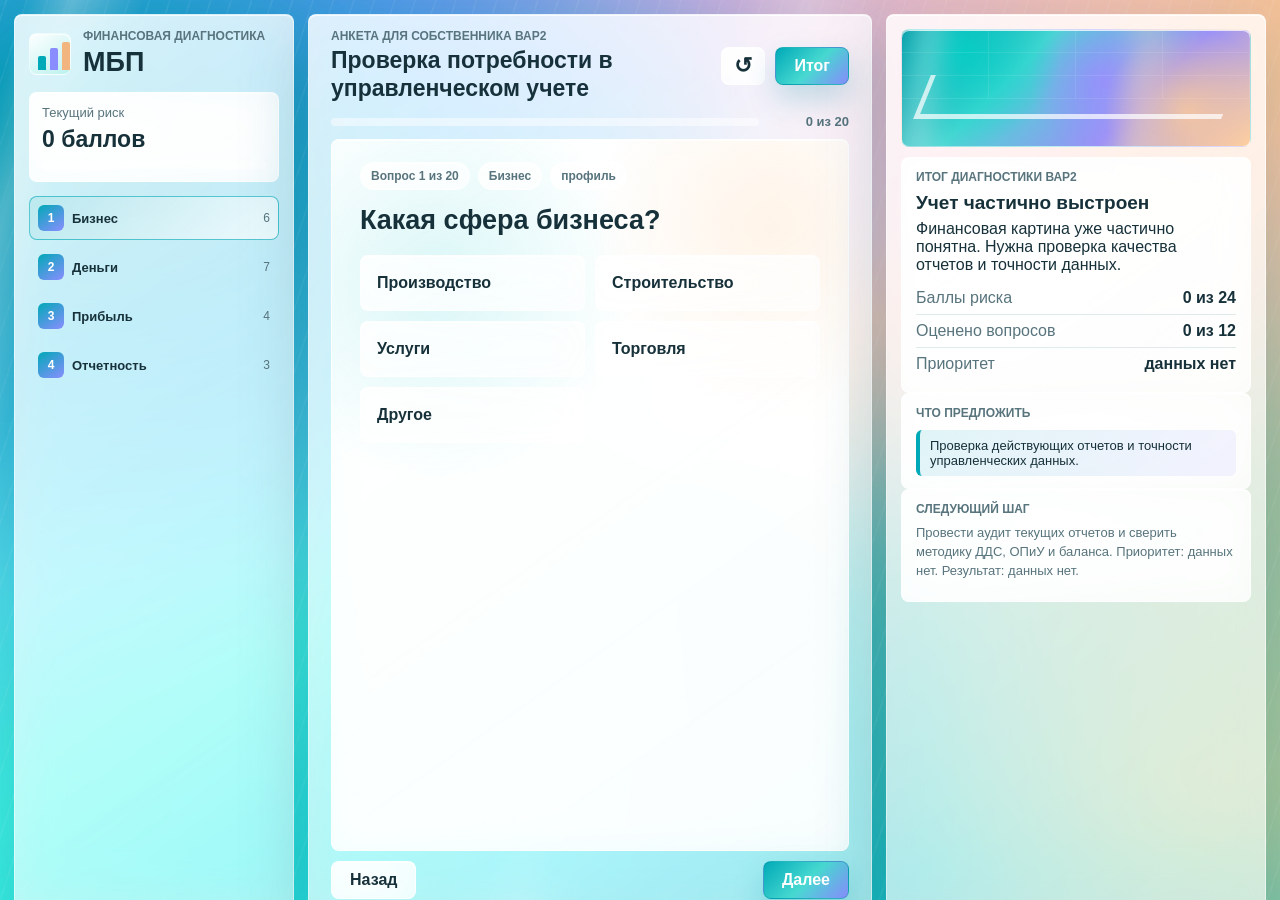
<file: var2/index.html>
<!doctype html>
<html lang="ru">
  <head>
    <meta charset="UTF-8" />
    <meta name="viewport" content="width=device-width, initial-scale=1.0" />
    <title>Диагностика управленческого учета МБП вар2</title>
    <link rel="stylesheet" href="styles.css?v=2026-06-27-5" />
  </head>
  <body>
    <main class="app-shell">
      <aside class="sidebar" aria-label="Навигация по диагностике">
        <div class="brand">
          <div class="brand-mark" aria-hidden="true">
            <span></span>
            <span></span>
            <span></span>
          </div>
          <div>
            <p class="eyebrow">Финансовая диагностика</p>
            <h1>МБП</h1>
          </div>
        </div>

        <div class="score-card">
          <p>Текущий риск</p>
          <strong id="live-risk">0 баллов</strong>
          <div class="risk-meter" aria-hidden="true">
            <span id="risk-fill"></span>
          </div>
        </div>

        <nav class="section-nav" id="section-nav"></nav>
      </aside>

      <section class="workspace">
        <header class="topbar">
          <div>
            <p class="eyebrow">Анкета для собственника вар2</p>
            <h2>Проверка потребности в управленческом учете</h2>
          </div>
          <div class="topbar-actions">
            <button class="icon-button" id="restart-button" type="button" title="Начать заново" aria-label="Начать заново">
              ↺
            </button>
            <button class="primary-action" id="result-button" type="button">Итог</button>
          </div>
        </header>

        <div class="progress-row">
          <div class="progress-track" aria-hidden="true">
            <span id="progress-fill"></span>
          </div>
          <span id="progress-label">0 из 20</span>
        </div>

        <section class="question-panel" id="question-panel" aria-live="polite"></section>

        <footer class="step-actions">
          <button class="secondary-action" id="prev-button" type="button">Назад</button>
          <button class="primary-action" id="next-button" type="button">Далее</button>
        </footer>
      </section>

      <section class="result-pane" id="result-pane" aria-label="Результат диагностики">
        <div class="result-visual" aria-hidden="true">
          <div class="visual-grid">
            <span></span><span></span><span></span><span></span>
            <span></span><span></span><span></span><span></span>
            <span></span><span></span><span></span><span></span>
          </div>
          <div class="visual-line"></div>
        </div>
        <div id="result-content"></div>
      </section>
    </main>

    <script src="app.js?v=2026-06-27-5"></script>
  </body>
</html>
</file>
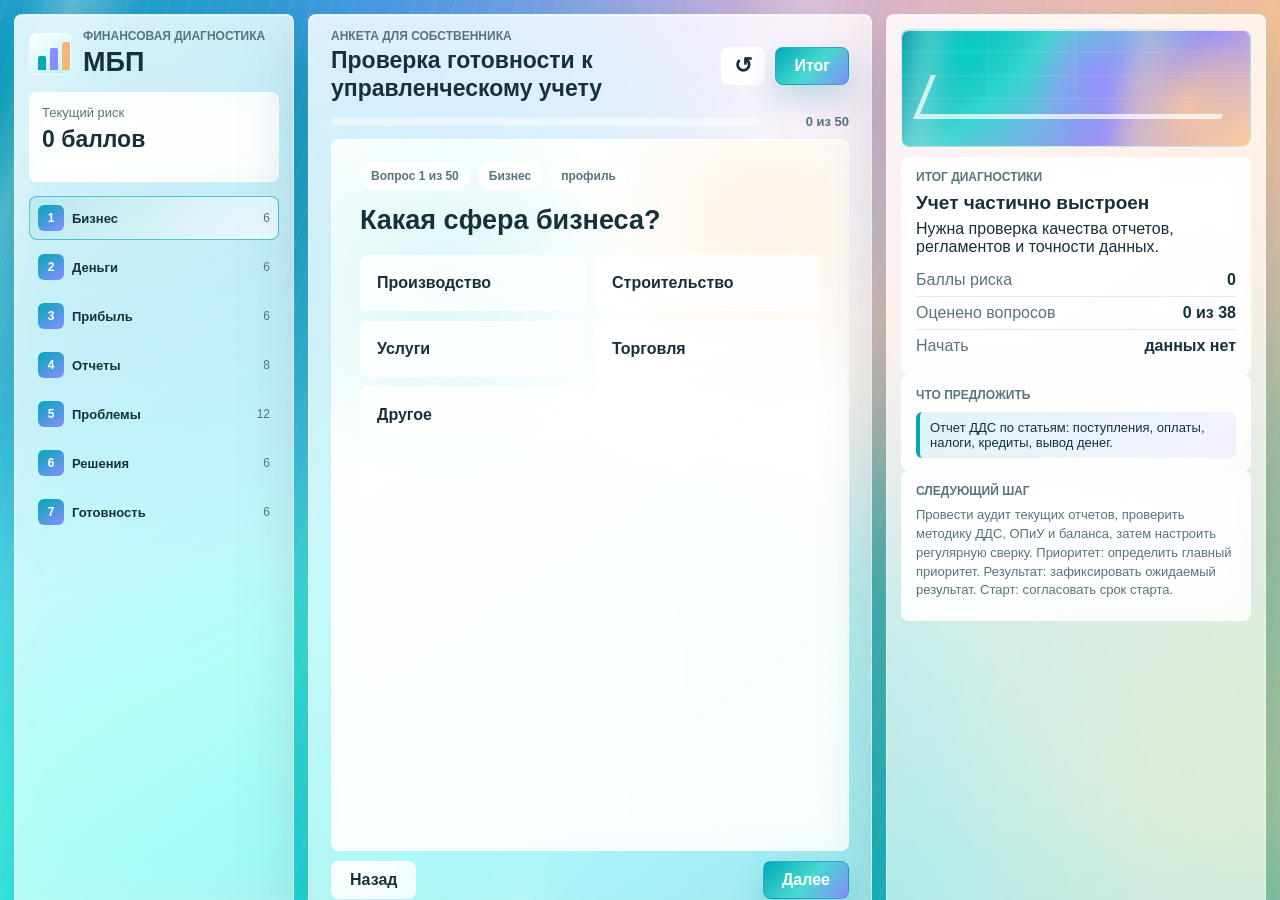
<file: диагностика МБП/index.html>
<!doctype html>
<html lang="ru">
  <head>
    <meta charset="UTF-8" />
    <meta name="viewport" content="width=device-width, initial-scale=1.0" />
    <title>Диагностика управленческого учета МБП</title>
    <link rel="stylesheet" href="styles.css?v=2026-06-27-5" />
  </head>
  <body>
    <main class="app-shell">
      <aside class="sidebar" aria-label="Навигация по диагностике">
        <div class="brand">
          <div class="brand-mark" aria-hidden="true">
            <span></span>
            <span></span>
            <span></span>
          </div>
          <div>
            <p class="eyebrow">Финансовая диагностика</p>
            <h1>МБП</h1>
          </div>
        </div>

        <div class="score-card">
          <p>Текущий риск</p>
          <strong id="live-risk">0 баллов</strong>
          <div class="risk-meter" aria-hidden="true">
            <span id="risk-fill"></span>
          </div>
        </div>

        <nav class="section-nav" id="section-nav"></nav>
      </aside>

      <section class="workspace">
        <header class="topbar">
          <div>
            <p class="eyebrow">Анкета для собственника</p>
            <h2>Проверка готовности к управленческому учету</h2>
          </div>
          <div class="topbar-actions">
            <button class="icon-button" id="restart-button" type="button" title="Начать заново" aria-label="Начать заново">
              ↺
            </button>
            <button class="primary-action" id="result-button" type="button">Итог</button>
          </div>
        </header>

        <div class="progress-row">
          <div class="progress-track" aria-hidden="true">
            <span id="progress-fill"></span>
          </div>
          <span id="progress-label">0 из 50</span>
        </div>

        <section class="question-panel" id="question-panel" aria-live="polite"></section>

        <footer class="step-actions">
          <button class="secondary-action" id="prev-button" type="button">Назад</button>
          <button class="primary-action" id="next-button" type="button">Далее</button>
        </footer>
      </section>

      <section class="result-pane" id="result-pane" aria-label="Результат диагностики">
        <div class="result-visual" aria-hidden="true">
          <div class="visual-grid">
            <span></span><span></span><span></span><span></span>
            <span></span><span></span><span></span><span></span>
            <span></span><span></span><span></span><span></span>
          </div>
          <div class="visual-line"></div>
        </div>
        <div id="result-content"></div>
      </section>
    </main>

    <script src="app.js?v=2026-06-27-5"></script>
  </body>
</html>
</file>
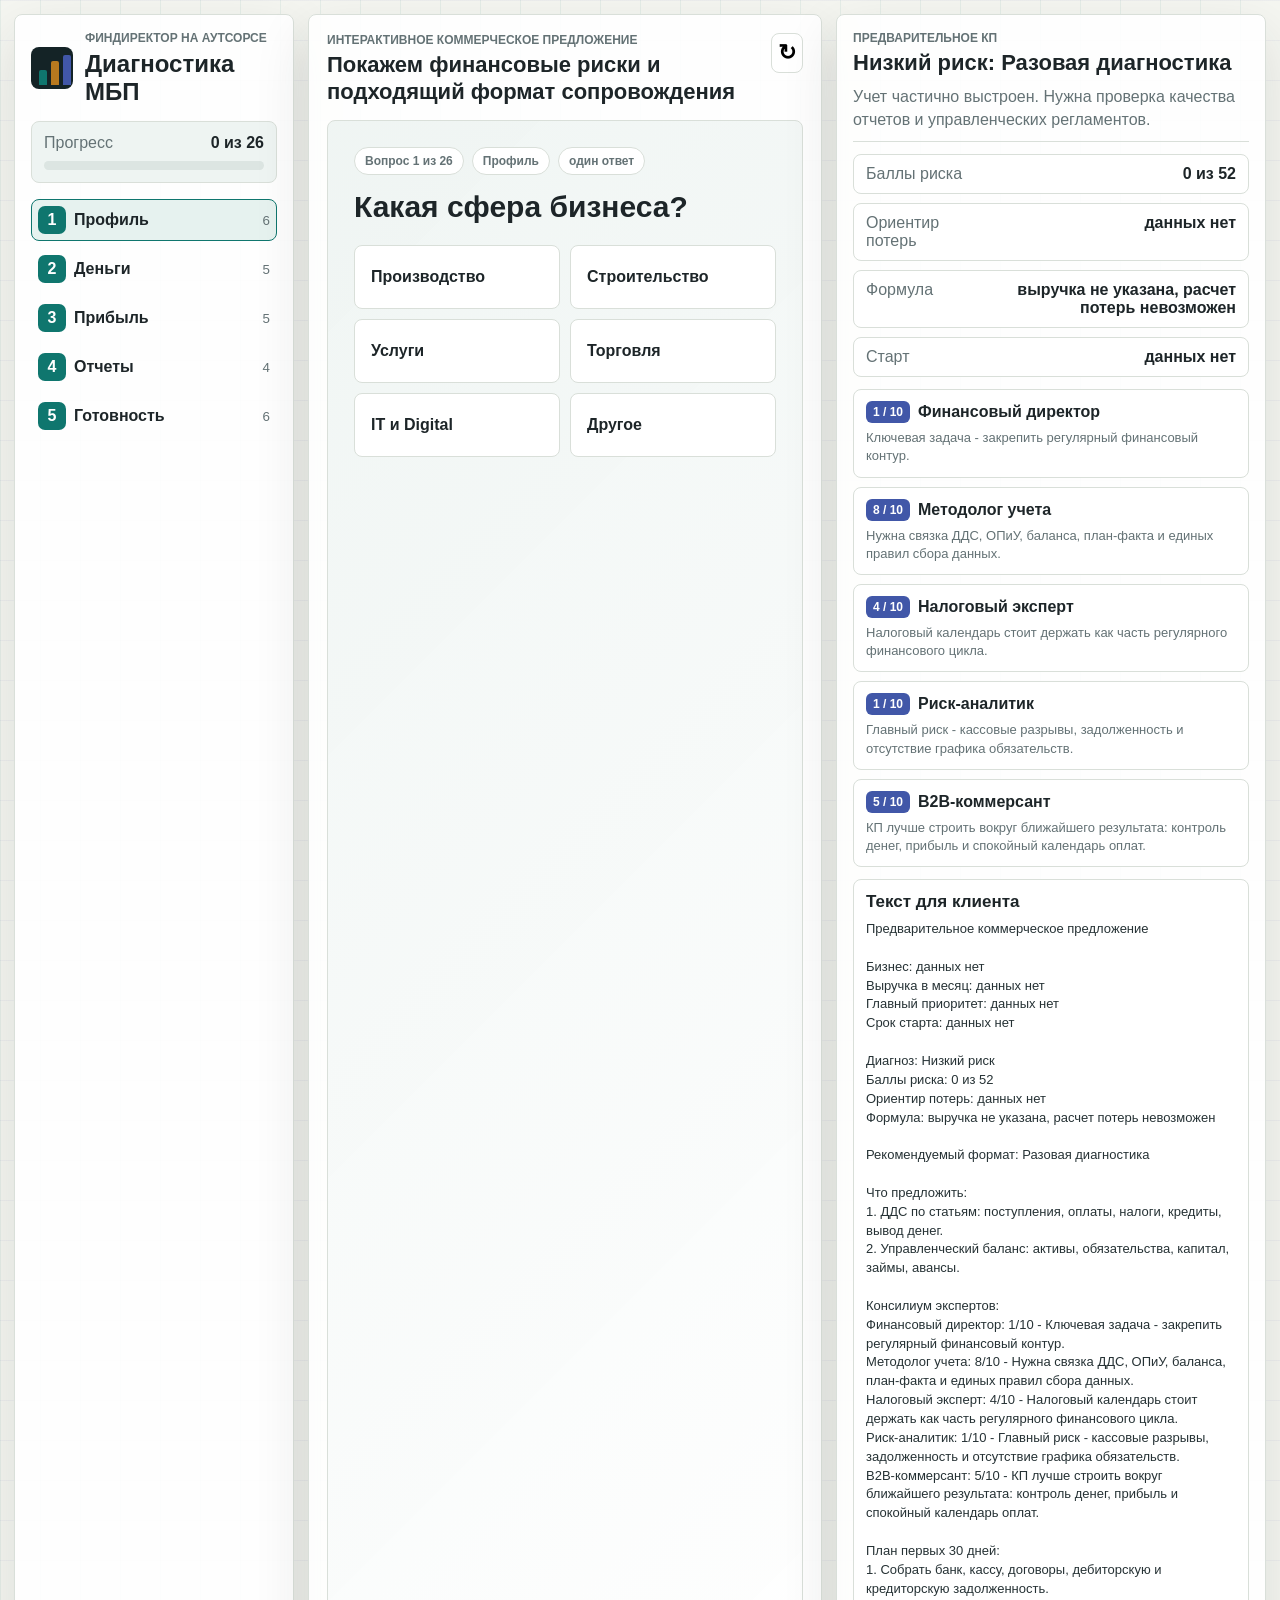
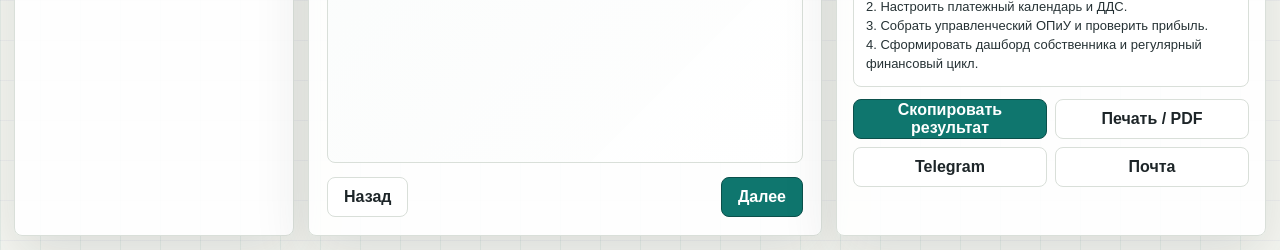
<file: диагностика МБП/Диагностика продвинутая для МБП/index.html>
<!doctype html>
<html lang="ru">
  <head>
    <meta charset="UTF-8" />
    <meta name="viewport" content="width=device-width, initial-scale=1.0" />
    <title>Продвинутая диагностика МБП</title>
    <link rel="stylesheet" href="styles.css?v=2026-06-29-1" />
  </head>
  <body>
    <main class="app-shell">
      <aside class="side-panel" aria-label="Сводка диагностики">
        <div class="brand">
          <div class="brand-sign" aria-hidden="true">
            <span></span>
            <span></span>
            <span></span>
          </div>
          <div>
            <p class="eyebrow">Финдиректор на аутсорсе</p>
            <h1>Диагностика МБП</h1>
          </div>
        </div>

        <div class="score-strip">
          <div>
            <span>Прогресс</span>
            <strong id="progress-label">0 из 26</strong>
          </div>
          <div class="progress-track" aria-hidden="true">
            <span id="progress-fill"></span>
          </div>
        </div>

        <nav class="stage-list" id="stage-list"></nav>
      </aside>

      <section class="work-zone">
        <header class="topbar">
          <div>
            <p class="eyebrow">Интерактивное коммерческое предложение</p>
            <h2>Покажем финансовые риски и подходящий формат сопровождения</h2>
          </div>
          <button class="icon-button" id="restart-button" type="button" title="Начать заново" aria-label="Начать заново">
            &#8635;
          </button>
        </header>

        <section class="question-panel" id="question-panel" aria-live="polite"></section>

        <footer class="step-actions">
          <button class="secondary-action" id="prev-button" type="button">Назад</button>
          <button class="primary-action" id="next-button" type="button">Далее</button>
        </footer>
      </section>

      <section class="result-panel" aria-label="Результат диагностики">
        <div class="result-head">
          <p class="eyebrow">Предварительное КП</p>
          <h2 id="offer-title">Заполните диагностику</h2>
          <p id="offer-summary">Результат появится после первых ответов.</p>
        </div>

        <div class="metrics-grid" id="metrics-grid"></div>
        <div class="expert-grid" id="expert-grid"></div>

        <section class="proposal" id="proposal">
          <h3>Текст для клиента</h3>
          <pre id="proposal-text"></pre>
        </section>

        <div class="share-actions">
          <button class="primary-action" id="copy-button" type="button">Скопировать результат</button>
          <button class="secondary-action" id="print-button" type="button">Печать / PDF</button>
          <a class="secondary-action link-action" id="telegram-link" target="_blank" rel="noreferrer">Telegram</a>
          <a class="secondary-action link-action" id="mail-link">Почта</a>
        </div>
        <p class="status-line" id="status-line"></p>
      </section>
    </main>

    <script src="app.js?v=2026-06-29-1"></script>
  </body>
</html>
</file>
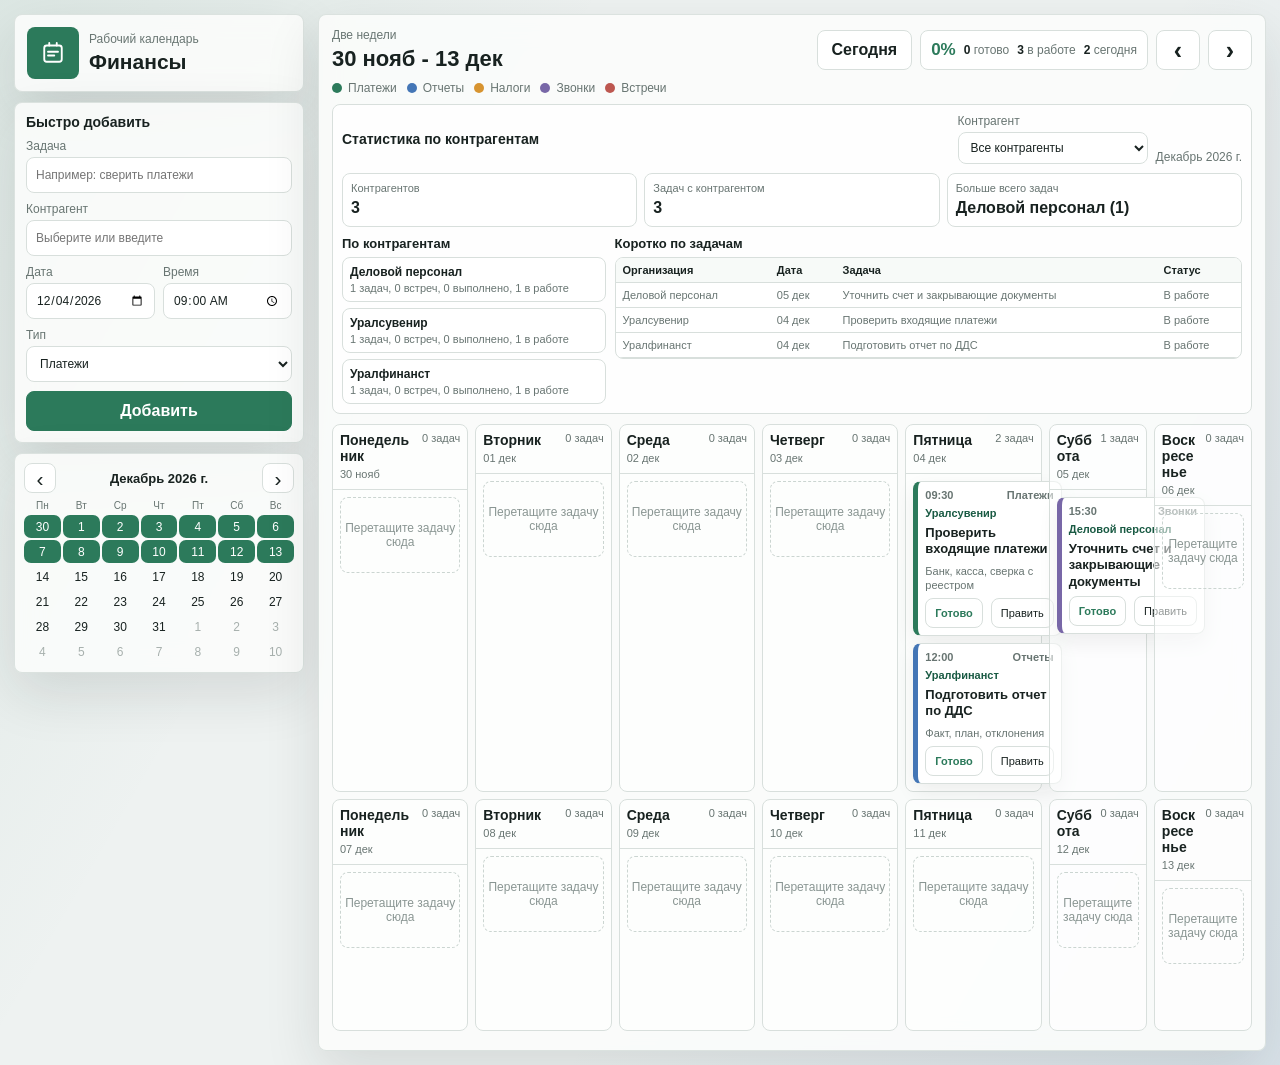
<file: Мои задачи  нейросетями/index_v2.html>
<!doctype html>
<html lang="ru">
  <head>
    <meta charset="UTF-8" />
    <meta name="viewport" content="width=device-width, initial-scale=1.0" />
    <title>Календарь финансиста</title>
    <link rel="stylesheet" href="styles_v2.css" />
  </head>
  <body>
    <main class="app">
      <aside class="sidebar">
        <div class="brand">
          <div class="brand-mark" aria-hidden="true">
            <svg viewBox="0 0 48 48" role="img">
              <path d="M10 34V16a4 4 0 0 1 4-4h20a4 4 0 0 1 4 4v18a4 4 0 0 1-4 4H14a4 4 0 0 1-4-4Z" />
              <path d="M16 22h16M16 28h10M18 12v-4M30 12v-4" />
            </svg>
          </div>
          <div>
            <p>Рабочий календарь</p>
            <h1>Финансы</h1>
          </div>
        </div>

        <section class="panel">
          <div class="panel-heading">
            <h2>Быстро добавить</h2>
          </div>
          <form class="quick-form" id="taskForm">
            <label>
              <span>Задача</span>
              <input id="taskTitle" name="title" type="text" placeholder="Например: сверить платежи" required />
            </label>
            <label>
              <span>Контрагент</span>
              <input id="taskCounterparty" name="counterparty" type="text" list="counterpartiesList" placeholder="Выберите или введите" />
            </label>
            <div class="form-row">
              <label>
                <span>Дата</span>
                <input id="taskDate" name="date" type="date" required />
              </label>
              <label>
                <span>Время</span>
                <input id="taskTime" name="time" type="time" required />
              </label>
            </div>
            <label>
              <span>Тип</span>
              <select id="taskType" name="type">
                <option value="payments">Платежи</option>
                <option value="reports">Отчеты</option>
                <option value="taxes">Налоги</option>
                <option value="calls">Звонки</option>
                <option value="meetings">Встречи</option>
              </select>
            </label>
            <button class="primary-button" type="submit">Добавить</button>
          </form>
        </section>

        <section class="panel mini-panel" aria-label="Месячный календарь">
          <div class="panel-title">
            <button class="icon-button" id="prevMonth" type="button" aria-label="Предыдущий месяц">‹</button>
            <h2 id="monthTitle">Месяц</h2>
            <button class="icon-button" id="nextMonth" type="button" aria-label="Следующий месяц">›</button>
          </div>
          <div class="weekdays">
            <span>Пн</span><span>Вт</span><span>Ср</span><span>Чт</span><span>Пт</span><span>Сб</span><span>Вс</span>
          </div>
          <div class="mini-calendar" id="miniCalendar"></div>
        </section>
      </aside>

      <section class="workspace">
        <header class="topbar">
          <div>
            <p>Две недели</p>
            <h2 id="boardTitle">План работ</h2>
          </div>
          <div class="toolbar">
            <button id="todayButton" type="button">Сегодня</button>
            <div class="compact-result" aria-label="Результат выполнения">
              <strong id="progressText">0%</strong>
              <span><b id="doneCount">0</b> готово</span>
              <span><b id="openCount">0</b> в работе</span>
              <span><b id="todayCount">0</b> сегодня</span>
            </div>
            <button id="prevRange" class="icon-button wide" type="button" aria-label="Предыдущие две недели">‹</button>
            <button id="nextRange" class="icon-button wide" type="button" aria-label="Следующие две недели">›</button>
          </div>
        </header>

        <div class="legend" aria-label="Типы задач">
          <span><i class="dot payments"></i>Платежи</span>
          <span><i class="dot reports"></i>Отчеты</span>
          <span><i class="dot taxes"></i>Налоги</span>
          <span><i class="dot calls"></i>Звонки</span>
          <span><i class="dot meetings"></i>Встречи</span>
        </div>

        <section class="analytics" aria-label="Статистика по контрагентам за месяц">
          <div class="analytics-head">
            <h2>Статистика по контрагентам</h2>
            <div class="analytics-controls">
              <label>
                <span>Контрагент</span>
                <select id="analyticsCounterparty">
                  <option value="">Все контрагенты</option>
                </select>
              </label>
              <span id="analyticsPeriod">Месяц</span>
            </div>
          </div>
          <div class="analytics-summary">
            <div>
              <span>Контрагентов</span>
              <strong id="counterpartyCount">0</strong>
            </div>
            <div>
              <span>Задач с контрагентом</span>
              <strong id="counterpartyTaskCount">0</strong>
            </div>
            <div>
              <span>Больше всего задач</span>
              <strong id="topCounterparty">-</strong>
            </div>
          </div>
          <div class="analytics-grid">
            <div>
              <h3>По контрагентам</h3>
              <div class="counterparty-list" id="counterpartyList"></div>
            </div>
            <div>
              <h3>Коротко по задачам</h3>
              <div class="task-table" id="counterpartyTaskTable"></div>
            </div>
          </div>
        </section>

        <div class="board" id="board" aria-label="Календарь задач на две недели"></div>
      </section>
    </main>

    <dialog class="task-dialog" id="taskDialog">
      <form method="dialog" id="editForm">
        <div class="dialog-head">
          <h2>Задача</h2>
          <button class="icon-button" value="cancel" type="submit" aria-label="Закрыть">×</button>
        </div>
        <input id="editId" type="hidden" />
        <label>
          <span>Название</span>
          <input id="editTitle" type="text" required />
        </label>
        <label>
          <span>Контрагент</span>
          <input id="editCounterparty" type="text" list="counterpartiesList" placeholder="Выберите или введите" />
        </label>
        <div class="form-row">
          <label>
            <span>Дата</span>
            <input id="editDate" type="date" required />
          </label>
          <label>
            <span>Время</span>
            <input id="editTime" type="time" required />
          </label>
        </div>
        <label>
          <span>Тип</span>
          <select id="editType">
            <option value="payments">Платежи</option>
            <option value="reports">Отчеты</option>
            <option value="taxes">Налоги</option>
            <option value="calls">Звонки</option>
            <option value="meetings">Встречи</option>
          </select>
        </label>
        <label>
          <span>Заметка</span>
          <textarea id="editNote" rows="3" placeholder="Сумма, контрагент, важные детали"></textarea>
        </label>
        <label class="check-line">
          <input id="editDone" type="checkbox" />
          <span>Выполнено</span>
        </label>
        <div class="dialog-actions">
          <button id="deleteTask" class="danger-button" type="button">Удалить</button>
          <button class="primary-button" value="save" type="submit">Сохранить</button>
        </div>
      </form>
    </dialog>

    <datalist id="counterpartiesList"></datalist>
    <script src="script_v2.js"></script>
  </body>
</html>
</file>
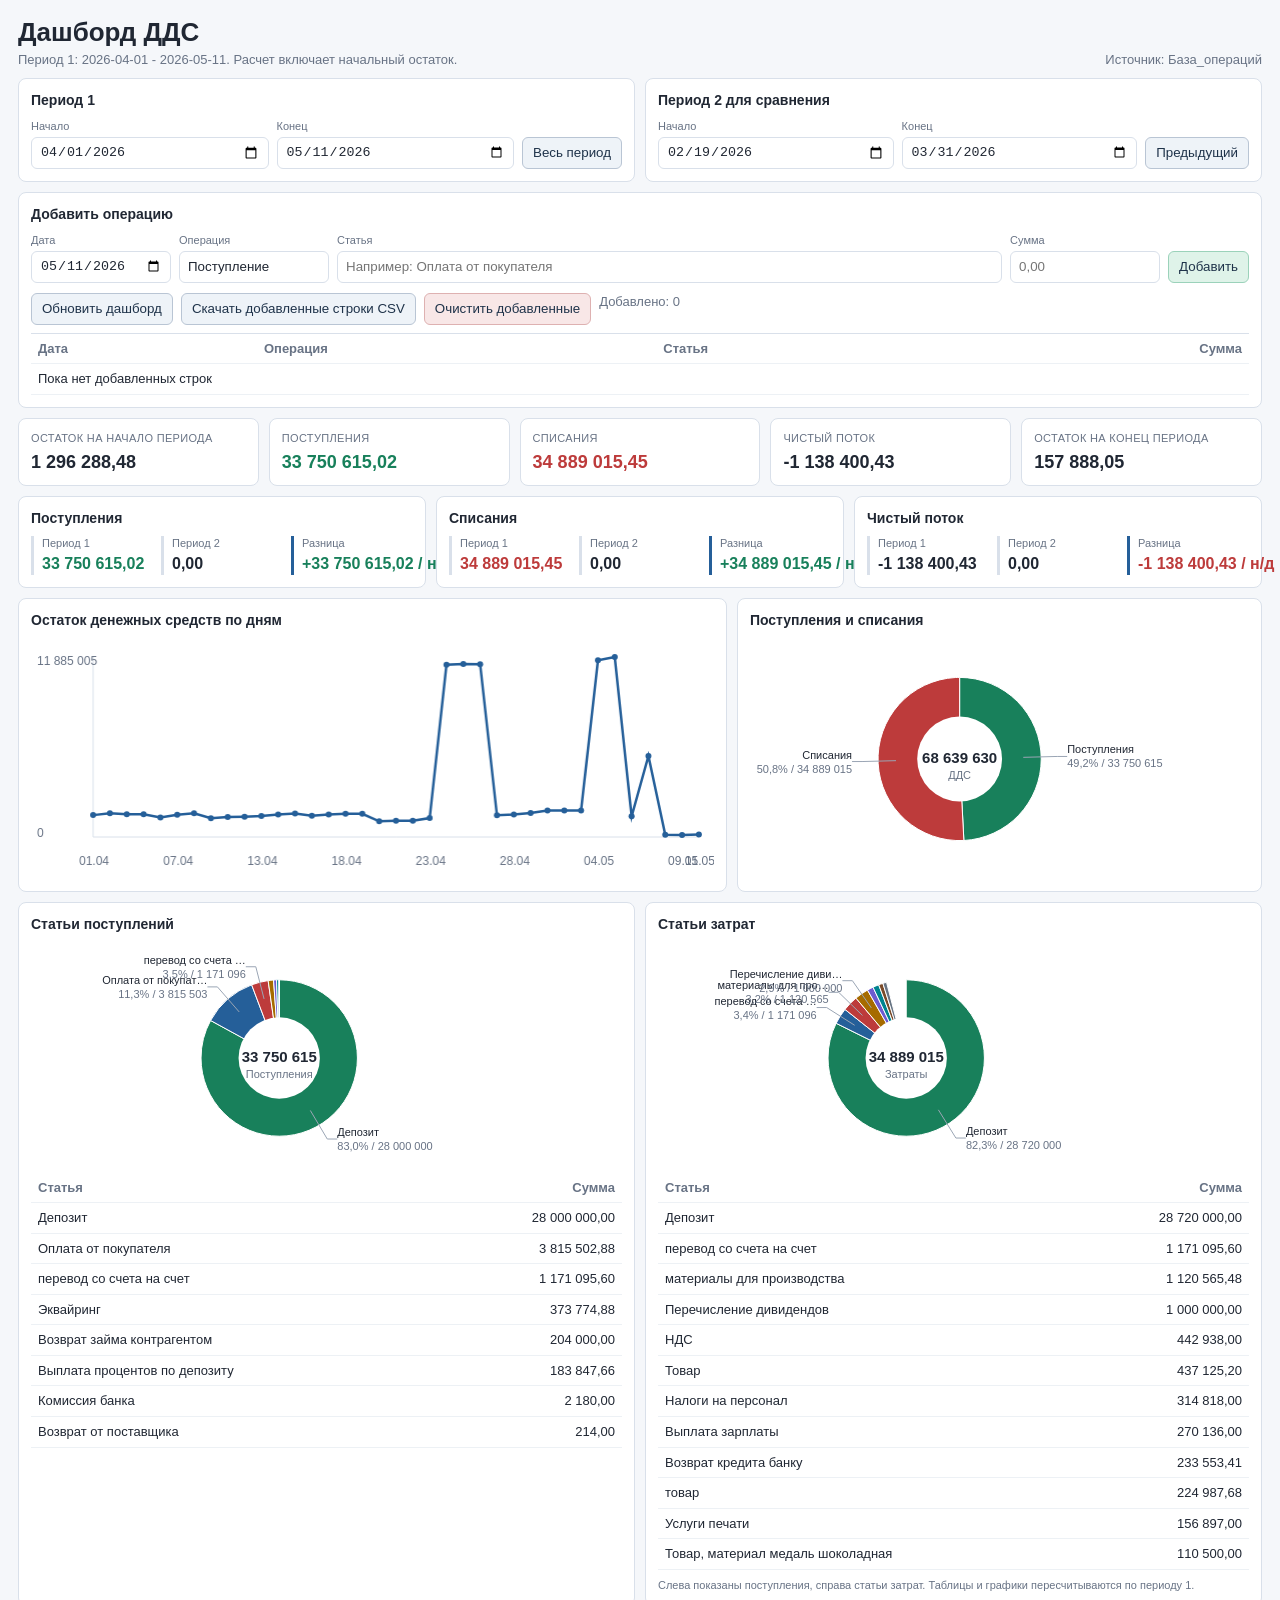
<file: УС- ДДС/dds_dashboard_2026-05-13_v2.html>
﻿<!doctype html>
<html lang="ru">
<head>
<meta charset="utf-8">
<meta name="viewport" content="width=device-width, initial-scale=1">
<title>Дашборд ДДС</title>
<style>
:root{--bg:#f5f7fa;--panel:#fff;--ink:#202733;--muted:#687385;--line:#d9e0ea;--green:#18805b;--red:#bd3b3b;--blue:#255f99;--amber:#a66b00}
*{box-sizing:border-box}body{margin:0;background:var(--bg);color:var(--ink);font:13px/1.35 "Segoe UI",Arial,sans-serif}main{max-width:1320px;margin:0 auto;padding:18px}
.top{display:flex;justify-content:space-between;gap:14px;align-items:flex-end;margin-bottom:10px}h1{font-size:26px;line-height:1.1;margin:0 0 4px}.muted{color:var(--muted)}
.panel,.kpi{background:var(--panel);border:1px solid var(--line);border-radius:8px}.panel{padding:12px;min-width:0}.panel h2{font-size:14px;margin:0 0 9px}.grid{display:grid;gap:10px}
.filters{grid-template-columns:1fr 1fr;margin-bottom:10px}.filter-row{display:grid;grid-template-columns:1fr 1fr auto;gap:8px;align-items:end}.field label{display:block;color:var(--muted);font-size:11px;margin-bottom:3px}input{width:100%;height:32px;border:1px solid var(--line);border-radius:6px;padding:0 8px;background:#fff;color:var(--ink)}
button{height:32px;border:1px solid #b9c5d4;border-radius:6px;background:#eef3f8;color:#1f334a;padding:0 10px;cursor:pointer}button:hover{background:#e4edf6}.primary{background:#dff3e9;border-color:#9bd2ba}.danger{background:#f8e7e7;border-color:#deb1b1}
.entry-row{display:grid;grid-template-columns:140px 150px 1fr 150px auto;gap:8px;align-items:end}.entry-actions{display:flex;gap:8px;flex-wrap:wrap;margin-top:10px}.added-box{max-height:120px;overflow:auto;margin-top:8px;border-top:1px solid var(--line)}
.kpis{grid-template-columns:repeat(5,minmax(0,1fr));margin-bottom:10px}.kpi{padding:10px 12px}.kpi span{color:var(--muted);font-size:11px;text-transform:uppercase;letter-spacing:.03em}.kpi b{display:block;margin-top:4px;font-size:18px;white-space:nowrap}.pos{color:var(--green)}.neg{color:var(--red)}
.compare{grid-template-columns:1fr 1fr 1fr;margin-bottom:10px}.compare-grid{display:grid;grid-template-columns:1fr 1fr 1fr;gap:8px}.compare-cell{border-left:3px solid var(--line);padding-left:8px;min-width:0}.compare-cell span{display:block;color:var(--muted);font-size:11px}.compare-cell b{display:block;font-size:16px;margin-top:2px;white-space:nowrap}.compare-cell.diff{border-left-color:var(--blue)}.charts{grid-template-columns:1.35fr 1fr}.two{grid-template-columns:1fr 1fr;margin-top:10px}
canvas{width:100%;height:240px;display:block}.two canvas{height:230px}table{width:100%;border-collapse:collapse}td,th{padding:6px 7px;border-bottom:1px solid #edf1f5;text-align:left;vertical-align:top}th{color:var(--muted);font-weight:600}.num{text-align:right;white-space:nowrap}.note{font-size:11px;color:var(--muted);margin-top:8px}
@media (max-width:940px){main{padding:14px}.top{display:block}.filters,.filter-row,.entry-row,.kpis,.compare,.charts,.two{grid-template-columns:1fr}.kpi b{font-size:17px}.compare-grid{grid-template-columns:1fr}}
</style>
</head>
<body>
<main>
  <section class="top">
    <div>
      <h1>Дашборд ДДС</h1>
      <div class="muted" id="periodText">Расчет включает начальный остаток.</div>
    </div>
    <div class="muted">Источник: База_операций</div>
  </section>

  <section class="grid filters">
    <div class="panel">
      <h2>Период 1</h2>
      <div class="filter-row">
        <div class="field"><label>Начало</label><input id="p1Start" type="date"></div>
        <div class="field"><label>Конец</label><input id="p1End" type="date"></div>
        <button id="allPeriod">Весь период</button>
      </div>
    </div>
    <div class="panel">
      <h2>Период 2 для сравнения</h2>
      <div class="filter-row">
        <div class="field"><label>Начало</label><input id="p2Start" type="date"></div>
        <div class="field"><label>Конец</label><input id="p2End" type="date"></div>
        <button id="prevPeriod">Предыдущий</button>
      </div>
    </div>
  </section>

  <section class="panel" style="margin-bottom:10px">
    <h2>Добавить операцию</h2>
    <div class="entry-row">
      <div class="field"><label>Дата</label><input id="newDate" type="date"></div>
      <div class="field"><label>Операция</label><input id="newOperation" list="operationList" value="Поступление"></div>
      <div class="field"><label>Статья</label><input id="newArticle" list="articleList" placeholder="Например: Оплата от покупателя"></div>
      <div class="field"><label>Сумма</label><input id="newAmount" inputmode="decimal" placeholder="0,00"></div>
      <button class="primary" id="addOperation">Добавить</button>
    </div>
    <datalist id="operationList"><option value="Поступление"><option value="Списание"></datalist>
    <datalist id="articleList"></datalist>
    <div class="entry-actions">
      <button id="refreshDashboard">Обновить дашборд</button>
      <button id="exportAdded">Скачать добавленные строки CSV</button>
      <button class="danger" id="clearAdded">Очистить добавленные</button>
      <span class="muted" id="addedCount">Добавлено: 0</span>
    </div>
    <div class="added-box">
      <table><thead><tr><th>Дата</th><th>Операция</th><th>Статья</th><th class="num">Сумма</th></tr></thead><tbody id="addedRows"></tbody></table>
    </div>
  </section>

  <section class="grid kpis">
    <div class="kpi"><span>Остаток на начало периода</span><b id="kStart">0</b></div>
    <div class="kpi"><span>Поступления</span><b id="kIn" class="pos">0</b></div>
    <div class="kpi"><span>Списания</span><b id="kOut" class="neg">0</b></div>
    <div class="kpi"><span>Чистый поток</span><b id="kNet">0</b></div>
    <div class="kpi"><span>Остаток на конец периода</span><b id="kEnd">0</b></div>
  </section>

  <section class="grid compare">
    <div class="panel">
      <h2>Поступления</h2>
      <div class="compare-grid">
        <div class="compare-cell"><span>Период 1</span><b class="pos" id="cInP1">0</b></div>
        <div class="compare-cell"><span>Период 2</span><b id="cInP2">0</b></div>
        <div class="compare-cell diff"><span>Разница</span><b id="cInDelta">0</b></div>
      </div>
    </div>
    <div class="panel">
      <h2>Списания</h2>
      <div class="compare-grid">
        <div class="compare-cell"><span>Период 1</span><b class="neg" id="cOutP1">0</b></div>
        <div class="compare-cell"><span>Период 2</span><b id="cOutP2">0</b></div>
        <div class="compare-cell diff"><span>Разница</span><b id="cOutDelta">0</b></div>
      </div>
    </div>
    <div class="panel">
      <h2>Чистый поток</h2>
      <div class="compare-grid">
        <div class="compare-cell"><span>Период 1</span><b id="cNetP1">0</b></div>
        <div class="compare-cell"><span>Период 2</span><b id="cNetP2">0</b></div>
        <div class="compare-cell diff"><span>Разница</span><b id="cNetDelta">0</b></div>
      </div>
    </div>
  </section>

  <section class="grid charts">
    <div class="panel"><h2>Остаток денежных средств по дням</h2><canvas id="balanceChart"></canvas></div>
    <div class="panel"><h2>Поступления и списания</h2><canvas id="flowChart"></canvas></div>
  </section>

  <section class="grid two">
    <div class="panel">
      <h2>Статьи поступлений</h2>
      <canvas id="incomeChart"></canvas>
      <table><thead><tr><th>Статья</th><th class="num">Сумма</th></tr></thead><tbody id="incomeRows"></tbody></table>
    </div>
    <div class="panel">
      <h2>Статьи затрат</h2>
      <canvas id="expenseChart"></canvas>
      <table><thead><tr><th>Статья</th><th class="num">Сумма</th></tr></thead><tbody id="expenseRows"></tbody></table>
      <div class="note">Слева показаны поступления, справа статьи затрат. Таблицы и графики пересчитываются по периоду 1.</div>
    </div>
  </section>
</main>
<script>
const report = {"initialBalance":1296288.48,"operations":[{"date":"2026-04-01","operation":"Поступление","article":"Оплата от покупателя","inflow":31440.0,"outflow":0.0,"net":31440.0},{"date":"2026-04-01","operation":"Поступление","article":"Оплата от покупателя","inflow":13622.0,"outflow":0.0,"net":13622.0},{"date":"2026-04-01","operation":"Поступление","article":"Оплата от покупателя","inflow":13795.0,"outflow":0.0,"net":13795.0},{"date":"2026-04-01","operation":"Поступление","article":"Оплата от покупателя","inflow":136955.0,"outflow":0.0,"net":136955.0},{"date":"2026-04-01","operation":"Поступление","article":"Эквайринг","inflow":71636.58,"outflow":0.0,"net":71636.58},{"date":"2026-04-01","operation":"Поступление","article":"перевод со счета на счет","inflow":4716.0,"outflow":0.0,"net":4716.0},{"date":"2026-04-01","operation":"Поступление","article":"перевод со счета на счет","inflow":2043.3,"outflow":0.0,"net":2043.3},{"date":"2026-04-01","operation":"Поступление","article":"перевод со счета на счет","inflow":2069.25,"outflow":0.0,"net":2069.25},{"date":"2026-04-01","operation":"Поступление","article":"перевод со счета на счет","inflow":20543.25,"outflow":0.0,"net":20543.25},{"date":"2026-04-01","operation":"Списание","article":"Возврат кредита банку","inflow":0.0,"outflow":117530.76,"net":-117530.76},{"date":"2026-04-01","operation":"Списание","article":"Коммунальные услуги","inflow":0.0,"outflow":481.78,"net":-481.78},{"date":"2026-04-01","operation":"Списание","article":"перевод со счета на счет","inflow":0.0,"outflow":4716.0,"net":-4716.0},{"date":"2026-04-01","operation":"Списание","article":"перевод со счета на счет","inflow":0.0,"outflow":2043.3,"net":-2043.3},{"date":"2026-04-01","operation":"Списание","article":"перевод со счета на счет","inflow":0.0,"outflow":2069.25,"net":-2069.25},{"date":"2026-04-01","operation":"Списание","article":"перевод со счета на счет","inflow":0.0,"outflow":20543.25,"net":-20543.25},{"date":"2026-04-01","operation":"Списание","article":"транспортно-экспедиционные услуги","inflow":0.0,"outflow":912.2,"net":-912.2},{"date":"2026-04-02","operation":"Поступление","article":"Оплата от покупателя","inflow":94450.0,"outflow":0.0,"net":94450.0},{"date":"2026-04-02","operation":"Поступление","article":"Оплата от покупателя","inflow":53741.5,"outflow":0.0,"net":53741.5},{"date":"2026-04-02","operation":"Поступление","article":"Эквайринг","inflow":5120.48,"outflow":0.0,"net":5120.48},{"date":"2026-04-02","operation":"Поступление","article":"перевод со счета на счет","inflow":14167.5,"outflow":0.0,"net":14167.5},{"date":"2026-04-02","operation":"Поступление","article":"перевод со счета на счет","inflow":8061.22,"outflow":0.0,"net":8061.22},{"date":"2026-04-02","operation":"Списание","article":"Коммунальные услуги","inflow":0.0,"outflow":2407.68,"net":-2407.68},{"date":"2026-04-02","operation":"Списание","article":"Коммунальные услуги","inflow":0.0,"outflow":6879.7,"net":-6879.7},{"date":"2026-04-02","operation":"Списание","article":"Подотчет","inflow":0.0,"outflow":650.0,"net":-650.0},{"date":"2026-04-02","operation":"Списание","article":"Программное обеспечение, Каталоги, Лицензии","inflow":0.0,"outflow":18900.0,"net":-18900.0},{"date":"2026-04-02","operation":"Списание","article":"Услуги связи","inflow":0.0,"outflow":3173.14,"net":-3173.14},{"date":"2026-04-02","operation":"Списание","article":"перевод со счета на счет","inflow":0.0,"outflow":14167.5,"net":-14167.5},{"date":"2026-04-02","operation":"Списание","article":"перевод со счета на счет","inflow":0.0,"outflow":8061.22,"net":-8061.22},{"date":"2026-04-03","operation":"Поступление","article":"Оплата от покупателя","inflow":14112.0,"outflow":0.0,"net":14112.0},{"date":"2026-04-03","operation":"Поступление","article":"Эквайринг","inflow":2163.92,"outflow":0.0,"net":2163.92},{"date":"2026-04-03","operation":"Поступление","article":"перевод со счета на счет","inflow":2116.8,"outflow":0.0,"net":2116.8},{"date":"2026-04-03","operation":"Списание","article":"Коммунальные услуги","inflow":0.0,"outflow":963.56,"net":-963.56},{"date":"2026-04-03","operation":"Списание","article":"Услуги печати","inflow":0.0,"outflow":40122.0,"net":-40122.0},{"date":"2026-04-03","operation":"Списание","article":"материалы для производства","inflow":0.0,"outflow":35775.0,"net":-35775.0},{"date":"2026-04-03","operation":"Списание","article":"перевод со счета на счет","inflow":0.0,"outflow":2116.8,"net":-2116.8},{"date":"2026-04-05","operation":"Списание","article":"Подотчет","inflow":0.0,"outflow":1888.2,"net":-1888.2},{"date":"2026-04-06","operation":"Поступление","article":"Выплата процентов по депозиту","inflow":37838.9,"outflow":0.0,"net":37838.9},{"date":"2026-04-06","operation":"Поступление","article":"Депозит","inflow":4000000.0,"outflow":0.0,"net":4000000.0},{"date":"2026-04-06","operation":"Поступление","article":"Оплата от покупателя","inflow":5250.0,"outflow":0.0,"net":5250.0},{"date":"2026-04-06","operation":"Поступление","article":"Оплата от покупателя","inflow":8710.0,"outflow":0.0,"net":8710.0},{"date":"2026-04-06","operation":"Поступление","article":"Оплата от покупателя","inflow":18335.0,"outflow":0.0,"net":18335.0},{"date":"2026-04-06","operation":"Поступление","article":"Оплата от покупателя","inflow":6450.0,"outflow":0.0,"net":6450.0},{"date":"2026-04-06","operation":"Поступление","article":"Оплата от покупателя","inflow":240900.0,"outflow":0.0,"net":240900.0},{"date":"2026-04-06","operation":"Поступление","article":"Эквайринг","inflow":6506.36,"outflow":0.0,"net":6506.36},{"date":"2026-04-06","operation":"Поступление","article":"перевод со счета на счет","inflow":787.5,"outflow":0.0,"net":787.5},{"date":"2026-04-06","operation":"Поступление","article":"перевод со счета на счет","inflow":1306.5,"outflow":0.0,"net":1306.5},{"date":"2026-04-06","operation":"Поступление","article":"перевод со счета на счет","inflow":2750.25,"outflow":0.0,"net":2750.25},{"date":"2026-04-06","operation":"Поступление","article":"перевод со счета на счет","inflow":967.5,"outflow":0.0,"net":967.5},{"date":"2026-04-06","operation":"Поступление","article":"перевод со счета на счет","inflow":36135.0,"outflow":0.0,"net":36135.0},{"date":"2026-04-06","operation":"Списание","article":"Депозит","inflow":0.0,"outflow":4000000.0,"net":-4000000.0},{"date":"2026-04-06","operation":"Списание","article":"Комиссия банка","inflow":0.0,"outflow":2500.0,"net":-2500.0},{"date":"2026-04-06","operation":"Списание","article":"Коммунальные услуги","inflow":0.0,"outflow":244.37,"net":-244.37},{"date":"2026-04-06","operation":"Списание","article":"Налоги на персонал","inflow":0.0,"outflow":59770.0,"net":-59770.0},{"date":"2026-04-06","operation":"Списание","article":"Перечисление дивидендов","inflow":0.0,"outflow":200000.0,"net":-200000.0},{"date":"2026-04-06","operation":"Списание","article":"Перечисление дивидендов","inflow":0.0,"outflow":200000.0,"net":-200000.0},{"date":"2026-04-06","operation":"Списание","article":"Товар","inflow":0.0,"outflow":7740.0,"net":-7740.0},{"date":"2026-04-06","operation":"Списание","article":"Услуги связи","inflow":0.0,"outflow":7438.71,"net":-7438.71},{"date":"2026-04-06","operation":"Списание","article":"Хозрасходы, офисные расходы, мебель","inflow":0.0,"outflow":2228.0,"net":-2228.0},{"date":"2026-04-06","operation":"Списание","article":"перевод со счета на счет","inflow":0.0,"outflow":787.5,"net":-787.5},{"date":"2026-04-06","operation":"Списание","article":"перевод со счета на счет","inflow":0.0,"outflow":1306.5,"net":-1306.5},{"date":"2026-04-06","operation":"Списание","article":"перевод со счета на счет","inflow":0.0,"outflow":2750.25,"net":-2750.25},{"date":"2026-04-06","operation":"Списание","article":"перевод со счета на счет","inflow":0.0,"outflow":967.5,"net":-967.5},{"date":"2026-04-06","operation":"Списание","article":"перевод со счета на счет","inflow":0.0,"outflow":36135.0,"net":-36135.0},{"date":"2026-04-06","operation":"Списание","article":"товар","inflow":0.0,"outflow":61160.0,"net":-61160.0},{"date":"2026-04-06","operation":"Списание","article":"транспортно-экспедиционные услуги","inflow":0.0,"outflow":3.85,"net":-3.85},{"date":"2026-04-07","operation":"Поступление","article":"Оплата от покупателя","inflow":6600.0,"outflow":0.0,"net":6600.0},{"date":"2026-04-07","operation":"Поступление","article":"Оплата от покупателя","inflow":7600.0,"outflow":0.0,"net":7600.0},{"date":"2026-04-07","operation":"Поступление","article":"Оплата от покупателя","inflow":160711.0,"outflow":0.0,"net":160711.0},{"date":"2026-04-07","operation":"Поступление","article":"Эквайринг","inflow":4959.99,"outflow":0.0,"net":4959.99},{"date":"2026-04-07","operation":"Поступление","article":"перевод со счета на счет","inflow":990.0,"outflow":0.0,"net":990.0},{"date":"2026-04-07","operation":"Поступление","article":"перевод со счета на счет","inflow":1140.0,"outflow":0.0,"net":1140.0},{"date":"2026-04-07","operation":"Поступление","article":"перевод со счета на счет","inflow":24106.65,"outflow":0.0,"net":24106.65},{"date":"2026-04-07","operation":"Списание","article":"Госпошлины, штрафы","inflow":0.0,"outflow":1125.0,"net":-1125.0},{"date":"2026-04-07","operation":"Списание","article":"материалы для производства","inflow":0.0,"outflow":3500.0,"net":-3500.0},{"date":"2026-04-07","operation":"Списание","article":"перевод со счета на счет","inflow":0.0,"outflow":990.0,"net":-990.0},{"date":"2026-04-07","operation":"Списание","article":"перевод со счета на счет","inflow":0.0,"outflow":1140.0,"net":-1140.0},{"date":"2026-04-07","operation":"Списание","article":"перевод со счета на счет","inflow":0.0,"outflow":24106.65,"net":-24106.65},{"date":"2026-04-08","operation":"Поступление","article":"Оплата от покупателя","inflow":30660.0,"outflow":0.0,"net":30660.0},{"date":"2026-04-08","operation":"Поступление","article":"Оплата от покупателя","inflow":3024.0,"outflow":0.0,"net":3024.0},{"date":"2026-04-08","operation":"Поступление","article":"Оплата от покупателя","inflow":9000.0,"outflow":0.0,"net":9000.0},{"date":"2026-04-08","operation":"Поступление","article":"Оплата от покупателя","inflow":162680.0,"outflow":0.0,"net":162680.0},{"date":"2026-04-08","operation":"Поступление","article":"Эквайринг","inflow":1021.16,"outflow":0.0,"net":1021.16},{"date":"2026-04-08","operation":"Поступление","article":"перевод со счета на счет","inflow":940.0,"outflow":0.0,"net":940.0},{"date":"2026-04-08","operation":"Поступление","article":"перевод со счета на счет","inflow":4599.0,"outflow":0.0,"net":4599.0},{"date":"2026-04-08","operation":"Поступление","article":"перевод со счета на счет","inflow":453.6,"outflow":0.0,"net":453.6},{"date":"2026-04-08","operation":"Поступление","article":"перевод со счета на счет","inflow":1350.0,"outflow":0.0,"net":1350.0},{"date":"2026-04-08","operation":"Поступление","article":"перевод со счета на счет","inflow":24402.0,"outflow":0.0,"net":24402.0},{"date":"2026-04-08","operation":"Списание","article":"перевод со счета на счет","inflow":0.0,"outflow":4599.0,"net":-4599.0},{"date":"2026-04-08","operation":"Списание","article":"перевод со счета на счет","inflow":0.0,"outflow":453.6,"net":-453.6},{"date":"2026-04-08","operation":"Списание","article":"перевод со счета на счет","inflow":0.0,"outflow":1350.0,"net":-1350.0},{"date":"2026-04-08","operation":"Списание","article":"перевод со счета на счет","inflow":0.0,"outflow":24402.0,"net":-24402.0},{"date":"2026-04-08","operation":"Списание","article":"перевод со счета на счет","inflow":0.0,"outflow":940.0,"net":-940.0},{"date":"2026-04-08","operation":"Списание","article":"товар","inflow":0.0,"outflow":92167.68,"net":-92167.68},{"date":"2026-04-08","operation":"Списание","article":"транспортно-экспедиционные услуги","inflow":0.0,"outflow":695.4,"net":-695.4},{"date":"2026-04-08","operation":"Списание","article":"услуги печати","inflow":0.0,"outflow":7000.0,"net":-7000.0},{"date":"2026-04-09","operation":"Поступление","article":"Оплата от покупателя","inflow":16750.0,"outflow":0.0,"net":16750.0},{"date":"2026-04-09","operation":"Поступление","article":"Оплата от покупателя","inflow":41450.0,"outflow":0.0,"net":41450.0},{"date":"2026-04-09","operation":"Поступление","article":"Оплата от покупателя","inflow":10745.0,"outflow":0.0,"net":10745.0},{"date":"2026-04-09","operation":"Поступление","article":"Оплата от покупателя","inflow":40805.0,"outflow":0.0,"net":40805.0},{"date":"2026-04-09","operation":"Поступление","article":"Оплата от покупателя","inflow":12000.0,"outflow":0.0,"net":12000.0},{"date":"2026-04-09","operation":"Поступление","article":"Эквайринг","inflow":4347.3,"outflow":0.0,"net":4347.3},{"date":"2026-04-09","operation":"Поступление","article":"перевод со счета на счет","inflow":2512.5,"outflow":0.0,"net":2512.5},{"date":"2026-04-09","operation":"Поступление","article":"перевод со счета на счет","inflow":6217.5,"outflow":0.0,"net":6217.5},{"date":"2026-04-09","operation":"Поступление","article":"перевод со счета на счет","inflow":1611.75,"outflow":0.0,"net":1611.75},{"date":"2026-04-09","operation":"Поступление","article":"перевод со счета на счет","inflow":6120.75,"outflow":0.0,"net":6120.75},{"date":"2026-04-09","operation":"Поступление","article":"перевод со счета на счет","inflow":1800.0,"outflow":0.0,"net":1800.0},{"date":"2026-04-09","operation":"Списание","article":"Выплата зарплаты","inflow":0.0,"outflow":90046.0,"net":-90046.0},{"date":"2026-04-09","operation":"Списание","article":"Коммунальные услуги","inflow":0.0,"outflow":2526.46,"net":-2526.46},{"date":"2026-04-09","operation":"Списание","article":"Коммунальные услуги","inflow":0.0,"outflow":2104.52,"net":-2104.52},{"date":"2026-04-09","operation":"Списание","article":"Налоги на персонал","inflow":0.0,"outflow":62100.0,"net":-62100.0},{"date":"2026-04-09","operation":"Списание","article":"Налоги на персонал","inflow":0.0,"outflow":13454.0,"net":-13454.0},{"date":"2026-04-09","operation":"Списание","article":"Налоги на персонал","inflow":0.0,"outflow":414.0,"net":-414.0},{"date":"2026-04-09","operation":"Списание","article":"Подотчет","inflow":0.0,"outflow":11055.72,"net":-11055.72},{"date":"2026-04-09","operation":"Списание","article":"материалы для производства","inflow":0.0,"outflow":277171.48,"net":-277171.48},{"date":"2026-04-09","operation":"Списание","article":"перевод со счета на счет","inflow":0.0,"outflow":2512.5,"net":-2512.5},{"date":"2026-04-09","operation":"Списание","article":"перевод со счета на счет","inflow":0.0,"outflow":6217.5,"net":-6217.5},{"date":"2026-04-09","operation":"Списание","article":"перевод со счета на счет","inflow":0.0,"outflow":1611.75,"net":-1611.75},{"date":"2026-04-09","operation":"Списание","article":"перевод со счета на счет","inflow":0.0,"outflow":6120.75,"net":-6120.75},{"date":"2026-04-09","operation":"Списание","article":"перевод со счета на счет","inflow":0.0,"outflow":1800.0,"net":-1800.0},{"date":"2026-04-10","operation":"Поступление","article":"Оплата от покупателя","inflow":16230.0,"outflow":0.0,"net":16230.0},{"date":"2026-04-10","operation":"Поступление","article":"Оплата от покупателя","inflow":28285.0,"outflow":0.0,"net":28285.0},{"date":"2026-04-10","operation":"Поступление","article":"Оплата от покупателя","inflow":34425.0,"outflow":0.0,"net":34425.0},{"date":"2026-04-10","operation":"Поступление","article":"Оплата от покупателя","inflow":23955.0,"outflow":0.0,"net":23955.0},{"date":"2026-04-10","operation":"Поступление","article":"Оплата от покупателя","inflow":17096.1,"outflow":0.0,"net":17096.1},{"date":"2026-04-10","operation":"Поступление","article":"Эквайринг","inflow":2363.29,"outflow":0.0,"net":2363.29},{"date":"2026-04-10","operation":"Поступление","article":"перевод со счета на счет","inflow":2434.5,"outflow":0.0,"net":2434.5},{"date":"2026-04-10","operation":"Поступление","article":"перевод со счета на счет","inflow":4242.75,"outflow":0.0,"net":4242.75},{"date":"2026-04-10","operation":"Поступление","article":"перевод со счета на счет","inflow":5163.75,"outflow":0.0,"net":5163.75},{"date":"2026-04-10","operation":"Поступление","article":"перевод со счета на счет","inflow":3593.25,"outflow":0.0,"net":3593.25},{"date":"2026-04-10","operation":"Поступление","article":"перевод со счета на счет","inflow":2564.41,"outflow":0.0,"net":2564.41},{"date":"2026-04-10","operation":"Списание","article":"Услуги печати","inflow":0.0,"outflow":28902.5,"net":-28902.5},{"date":"2026-04-10","operation":"Списание","article":"оборудование для печати и расходники","inflow":0.0,"outflow":16191.0,"net":-16191.0},{"date":"2026-04-10","operation":"Списание","article":"перевод со счета на счет","inflow":0.0,"outflow":2434.5,"net":-2434.5},{"date":"2026-04-10","operation":"Списание","article":"перевод со счета на счет","inflow":0.0,"outflow":4242.75,"net":-4242.75},{"date":"2026-04-10","operation":"Списание","article":"перевод со счета на счет","inflow":0.0,"outflow":5163.75,"net":-5163.75},{"date":"2026-04-10","operation":"Списание","article":"перевод со счета на счет","inflow":0.0,"outflow":3593.25,"net":-3593.25},{"date":"2026-04-10","operation":"Списание","article":"перевод со счета на счет","inflow":0.0,"outflow":2564.41,"net":-2564.41},{"date":"2026-04-12","operation":"Поступление","article":"Оплата от покупателя","inflow":27474.3,"outflow":0.0,"net":27474.3},{"date":"2026-04-12","operation":"Поступление","article":"перевод со счета на счет","inflow":4121.14,"outflow":0.0,"net":4121.14},{"date":"2026-04-12","operation":"Списание","article":"перевод со счета на счет","inflow":0.0,"outflow":4121.14,"net":-4121.14},{"date":"2026-04-13","operation":"Поступление","article":"Оплата от покупателя","inflow":47614.0,"outflow":0.0,"net":47614.0},{"date":"2026-04-13","operation":"Поступление","article":"Оплата от покупателя","inflow":59755.5,"outflow":0.0,"net":59755.5},{"date":"2026-04-13","operation":"Поступление","article":"Эквайринг","inflow":5042.67,"outflow":0.0,"net":5042.67},{"date":"2026-04-13","operation":"Поступление","article":"перевод со счета на счет","inflow":7142.1,"outflow":0.0,"net":7142.1},{"date":"2026-04-13","operation":"Поступление","article":"перевод со счета на счет","inflow":8963.32,"outflow":0.0,"net":8963.32},{"date":"2026-04-13","operation":"Списание","article":"Комиссия банка","inflow":0.0,"outflow":1999.98,"net":-1999.98},{"date":"2026-04-13","operation":"Списание","article":"Консультационные услуги","inflow":0.0,"outflow":61697.0,"net":-61697.0},{"date":"2026-04-13","operation":"Списание","article":"перевод со счета на счет","inflow":0.0,"outflow":7142.1,"net":-7142.1},{"date":"2026-04-13","operation":"Списание","article":"перевод со счета на счет","inflow":0.0,"outflow":8963.32,"net":-8963.32},{"date":"2026-04-13","operation":"Списание","article":"транспортно-экспедиционные услуги","inflow":0.0,"outflow":1691.39,"net":-1691.39},{"date":"2026-04-14","operation":"Поступление","article":"Оплата от покупателя","inflow":26040.0,"outflow":0.0,"net":26040.0},{"date":"2026-04-14","operation":"Поступление","article":"Оплата от покупателя","inflow":9190.0,"outflow":0.0,"net":9190.0},{"date":"2026-04-14","operation":"Поступление","article":"Оплата от покупателя","inflow":10660.0,"outflow":0.0,"net":10660.0},{"date":"2026-04-14","operation":"Поступление","article":"Оплата от покупателя","inflow":18000.0,"outflow":0.0,"net":18000.0},{"date":"2026-04-14","operation":"Поступление","article":"Эквайринг","inflow":44995.98,"outflow":0.0,"net":44995.98},{"date":"2026-04-14","operation":"Поступление","article":"перевод со счета на счет","inflow":3906.0,"outflow":0.0,"net":3906.0},{"date":"2026-04-14","operation":"Поступление","article":"перевод со счета на счет","inflow":1378.5,"outflow":0.0,"net":1378.5},{"date":"2026-04-14","operation":"Поступление","article":"перевод со счета на счет","inflow":1599.0,"outflow":0.0,"net":1599.0},{"date":"2026-04-14","operation":"Поступление","article":"перевод со счета на счет","inflow":2700.0,"outflow":0.0,"net":2700.0},{"date":"2026-04-14","operation":"Списание","article":"Коммунальные услуги","inflow":0.0,"outflow":3569.0,"net":-3569.0},{"date":"2026-04-14","operation":"Списание","article":"Коммунальные услуги","inflow":0.0,"outflow":4759.0,"net":-4759.0},{"date":"2026-04-14","operation":"Списание","article":"Коммунальные услуги","inflow":0.0,"outflow":2301.88,"net":-2301.88},{"date":"2026-04-14","operation":"Списание","article":"Подотчет","inflow":0.0,"outflow":1703.56,"net":-1703.56},{"date":"2026-04-14","operation":"Списание","article":"перевод со счета на счет","inflow":0.0,"outflow":3906.0,"net":-3906.0},{"date":"2026-04-14","operation":"Списание","article":"перевод со счета на счет","inflow":0.0,"outflow":1378.5,"net":-1378.5},{"date":"2026-04-14","operation":"Списание","article":"перевод со счета на счет","inflow":0.0,"outflow":1599.0,"net":-1599.0},{"date":"2026-04-14","operation":"Списание","article":"перевод со счета на счет","inflow":0.0,"outflow":2700.0,"net":-2700.0},{"date":"2026-04-15","operation":"Поступление","article":"Комиссия банка","inflow":990.0,"outflow":0.0,"net":990.0},{"date":"2026-04-15","operation":"Поступление","article":"Комиссия банка","inflow":1190.0,"outflow":0.0,"net":1190.0},{"date":"2026-04-15","operation":"Поступление","article":"Оплата от покупателя","inflow":98000.0,"outflow":0.0,"net":98000.0},{"date":"2026-04-15","operation":"Поступление","article":"Оплата от покупателя","inflow":5455.0,"outflow":0.0,"net":5455.0},{"date":"2026-04-15","operation":"Поступление","article":"Оплата от покупателя","inflow":7394.1,"outflow":0.0,"net":7394.1},{"date":"2026-04-15","operation":"Поступление","article":"Оплата от покупателя","inflow":7516.6,"outflow":0.0,"net":7516.6},{"date":"2026-04-15","operation":"Поступление","article":"Оплата от покупателя","inflow":18185.0,"outflow":0.0,"net":18185.0},{"date":"2026-04-15","operation":"Поступление","article":"Эквайринг","inflow":729.41,"outflow":0.0,"net":729.41},{"date":"2026-04-15","operation":"Поступление","article":"Эквайринг","inflow":6491.74,"outflow":0.0,"net":6491.74},{"date":"2026-04-15","operation":"Поступление","article":"перевод со счета на счет","inflow":14700.0,"outflow":0.0,"net":14700.0},{"date":"2026-04-15","operation":"Поступление","article":"перевод со счета на счет","inflow":818.25,"outflow":0.0,"net":818.25},{"date":"2026-04-15","operation":"Поступление","article":"перевод со счета на счет","inflow":1109.11,"outflow":0.0,"net":1109.11},{"date":"2026-04-15","operation":"Поступление","article":"перевод со счета на счет","inflow":1127.49,"outflow":0.0,"net":1127.49},{"date":"2026-04-15","operation":"Поступление","article":"перевод со счета на счет","inflow":2727.75,"outflow":0.0,"net":2727.75},{"date":"2026-04-15","operation":"Списание","article":"Оплата страховой премии по договору","inflow":0.0,"outflow":22648.82,"net":-22648.82},{"date":"2026-04-15","operation":"Списание","article":"Оплата страховой премии по договору","inflow":0.0,"outflow":38671.37,"net":-38671.37},{"date":"2026-04-15","operation":"Списание","article":"Подотчет","inflow":0.0,"outflow":900.0,"net":-900.0},{"date":"2026-04-15","operation":"Списание","article":"Товар","inflow":0.0,"outflow":13150.0,"net":-13150.0},{"date":"2026-04-15","operation":"Списание","article":"Хозрасходы, офисные расходы, мебель","inflow":0.0,"outflow":188.0,"net":-188.0},{"date":"2026-04-15","operation":"Списание","article":"перевод со счета на счет","inflow":0.0,"outflow":14700.0,"net":-14700.0},{"date":"2026-04-15","operation":"Списание","article":"перевод со счета на счет","inflow":0.0,"outflow":818.25,"net":-818.25},{"date":"2026-04-15","operation":"Списание","article":"перевод со счета на счет","inflow":0.0,"outflow":1109.11,"net":-1109.11},{"date":"2026-04-15","operation":"Списание","article":"перевод со счета на счет","inflow":0.0,"outflow":1127.49,"net":-1127.49},{"date":"2026-04-15","operation":"Списание","article":"перевод со счета на счет","inflow":0.0,"outflow":2727.75,"net":-2727.75},{"date":"2026-04-15","operation":"Списание","article":"услуги печати","inflow":0.0,"outflow":3500.0,"net":-3500.0},{"date":"2026-04-16","operation":"Поступление","article":"Оплата от покупателя","inflow":10090.0,"outflow":0.0,"net":10090.0},{"date":"2026-04-16","operation":"Поступление","article":"Оплата от покупателя","inflow":10000.0,"outflow":0.0,"net":10000.0},{"date":"2026-04-16","operation":"Поступление","article":"Эквайринг","inflow":57485.48,"outflow":0.0,"net":57485.48},{"date":"2026-04-16","operation":"Поступление","article":"перевод со счета на счет","inflow":1513.5,"outflow":0.0,"net":1513.5},{"date":"2026-04-16","operation":"Поступление","article":"перевод со счета на счет","inflow":1500.0,"outflow":0.0,"net":1500.0},{"date":"2026-04-16","operation":"Списание","article":"Подотчет","inflow":0.0,"outflow":2111.77,"net":-2111.77},{"date":"2026-04-16","operation":"Списание","article":"Подотчет","inflow":0.0,"outflow":750.0,"net":-750.0},{"date":"2026-04-16","operation":"Списание","article":"Товар","inflow":0.0,"outflow":129742.2,"net":-129742.2},{"date":"2026-04-16","operation":"Списание","article":"Товар","inflow":0.0,"outflow":98000.0,"net":-98000.0},{"date":"2026-04-16","operation":"Списание","article":"перевод со счета на счет","inflow":0.0,"outflow":1513.5,"net":-1513.5},{"date":"2026-04-16","operation":"Списание","article":"перевод со счета на счет","inflow":0.0,"outflow":1500.0,"net":-1500.0},{"date":"2026-04-17","operation":"Поступление","article":"Оплата от покупателя","inflow":5200.0,"outflow":0.0,"net":5200.0},{"date":"2026-04-17","operation":"Поступление","article":"Оплата от покупателя","inflow":28538.0,"outflow":0.0,"net":28538.0},{"date":"2026-04-17","operation":"Поступление","article":"Оплата от покупателя","inflow":95085.5,"outflow":0.0,"net":95085.5},{"date":"2026-04-17","operation":"Поступление","article":"Оплата от покупателя","inflow":56903.5,"outflow":0.0,"net":56903.5},{"date":"2026-04-17","operation":"Поступление","article":"Оплата от покупателя","inflow":105516.5,"outflow":0.0,"net":105516.5},{"date":"2026-04-17","operation":"Поступление","article":"Оплата от покупателя","inflow":65749.5,"outflow":0.0,"net":65749.5},{"date":"2026-04-17","operation":"Поступление","article":"Оплата от покупателя","inflow":4320.0,"outflow":0.0,"net":4320.0},{"date":"2026-04-17","operation":"Поступление","article":"Оплата от покупателя","inflow":3700.0,"outflow":0.0,"net":3700.0},{"date":"2026-04-17","operation":"Поступление","article":"Оплата от покупателя","inflow":122390.0,"outflow":0.0,"net":122390.0},{"date":"2026-04-17","operation":"Поступление","article":"Оплата от покупателя","inflow":18200.0,"outflow":0.0,"net":18200.0},{"date":"2026-04-17","operation":"Поступление","article":"Оплата от покупателя","inflow":20400.0,"outflow":0.0,"net":20400.0},{"date":"2026-04-17","operation":"Поступление","article":"Эквайринг","inflow":953.1,"outflow":0.0,"net":953.1},{"date":"2026-04-17","operation":"Поступление","article":"Эквайринг","inflow":40686.61,"outflow":0.0,"net":40686.61},{"date":"2026-04-17","operation":"Поступление","article":"перевод со счета на счет","inflow":8535.52,"outflow":0.0,"net":8535.52},{"date":"2026-04-17","operation":"Поступление","article":"перевод со счета на счет","inflow":15827.47,"outflow":0.0,"net":15827.47},{"date":"2026-04-17","operation":"Поступление","article":"перевод со счета на счет","inflow":9862.42,"outflow":0.0,"net":9862.42},{"date":"2026-04-17","operation":"Поступление","article":"перевод со счета на счет","inflow":648.0,"outflow":0.0,"net":648.0},{"date":"2026-04-17","operation":"Поступление","article":"перевод со счета на счет","inflow":555.0,"outflow":0.0,"net":555.0},{"date":"2026-04-17","operation":"Поступление","article":"перевод со счета на счет","inflow":18358.5,"outflow":0.0,"net":18358.5},{"date":"2026-04-17","operation":"Поступление","article":"перевод со счета на счет","inflow":2730.0,"outflow":0.0,"net":2730.0},{"date":"2026-04-17","operation":"Поступление","article":"перевод со счета на счет","inflow":3060.0,"outflow":0.0,"net":3060.0},{"date":"2026-04-17","operation":"Списание","article":"Подотчет","inflow":0.0,"outflow":10849.0,"net":-10849.0},{"date":"2026-04-17","operation":"Списание","article":"Товар","inflow":0.0,"outflow":33800.0,"net":-33800.0},{"date":"2026-04-17","operation":"Списание","article":"Услуги печати","inflow":0.0,"outflow":19350.5,"net":-19350.5},{"date":"2026-04-17","operation":"Списание","article":"Хозрасходы, офисные расходы, мебель","inflow":0.0,"outflow":1945.0,"net":-1945.0},{"date":"2026-04-17","operation":"Списание","article":"материалы для производства","inflow":0.0,"outflow":153100.0,"net":-153100.0},{"date":"2026-04-17","operation":"Списание","article":"материалы для производства","inflow":0.0,"outflow":258204.0,"net":-258204.0},{"date":"2026-04-17","operation":"Списание","article":"перевод со счета на счет","inflow":0.0,"outflow":8535.52,"net":-8535.52},{"date":"2026-04-17","operation":"Списание","article":"перевод со счета на счет","inflow":0.0,"outflow":15827.47,"net":-15827.47},{"date":"2026-04-17","operation":"Списание","article":"перевод со счета на счет","inflow":0.0,"outflow":9862.42,"net":-9862.42},{"date":"2026-04-17","operation":"Списание","article":"перевод со счета на счет","inflow":0.0,"outflow":648.0,"net":-648.0},{"date":"2026-04-17","operation":"Списание","article":"перевод со счета на счет","inflow":0.0,"outflow":555.0,"net":-555.0},{"date":"2026-04-17","operation":"Списание","article":"перевод со счета на счет","inflow":0.0,"outflow":18358.5,"net":-18358.5},{"date":"2026-04-17","operation":"Списание","article":"перевод со счета на счет","inflow":0.0,"outflow":2730.0,"net":-2730.0},{"date":"2026-04-17","operation":"Списание","article":"перевод со счета на счет","inflow":0.0,"outflow":3060.0,"net":-3060.0},{"date":"2026-04-18","operation":"Поступление","article":"Оплата от покупателя","inflow":41238.4,"outflow":0.0,"net":41238.4},{"date":"2026-04-18","operation":"Поступление","article":"перевод со счета на счет","inflow":6185.76,"outflow":0.0,"net":6185.76},{"date":"2026-04-18","operation":"Списание","article":"перевод со счета на счет","inflow":0.0,"outflow":6185.76,"net":-6185.76},{"date":"2026-04-19","operation":"Списание","article":"Подотчет","inflow":0.0,"outflow":864.0,"net":-864.0},{"date":"2026-04-20","operation":"Поступление","article":"Оплата от покупателя","inflow":45740.0,"outflow":0.0,"net":45740.0},{"date":"2026-04-20","operation":"Поступление","article":"Оплата от покупателя","inflow":2636.2,"outflow":0.0,"net":2636.2},{"date":"2026-04-20","operation":"Поступление","article":"Эквайринг","inflow":7110.8,"outflow":0.0,"net":7110.8},{"date":"2026-04-20","operation":"Поступление","article":"перевод со счета на счет","inflow":200000.0,"outflow":0.0,"net":200000.0},{"date":"2026-04-20","operation":"Поступление","article":"перевод со счета на счет","inflow":6861.0,"outflow":0.0,"net":6861.0},{"date":"2026-04-20","operation":"Поступление","article":"перевод со счета на счет","inflow":395.43,"outflow":0.0,"net":395.43},{"date":"2026-04-20","operation":"Списание","article":"Комиссия банка","inflow":0.0,"outflow":1190.0,"net":-1190.0},{"date":"2026-04-20","operation":"Списание","article":"НДС","inflow":0.0,"outflow":442938.0,"net":-442938.0},{"date":"2026-04-20","operation":"Списание","article":"УСН","inflow":0.0,"outflow":77107.0,"net":-77107.0},{"date":"2026-04-20","operation":"Списание","article":"Хозрасходы, офисные расходы, мебель","inflow":0.0,"outflow":6980.0,"net":-6980.0},{"date":"2026-04-20","operation":"Списание","article":"материалы для производства","inflow":0.0,"outflow":19000.0,"net":-19000.0},{"date":"2026-04-20","operation":"Списание","article":"перевод со счета на счет","inflow":0.0,"outflow":6861.0,"net":-6861.0},{"date":"2026-04-20","operation":"Списание","article":"перевод со счета на счет","inflow":0.0,"outflow":395.43,"net":-395.43},{"date":"2026-04-20","operation":"Списание","article":"перевод со счета на счет","inflow":0.0,"outflow":200000.0,"net":-200000.0},{"date":"2026-04-20","operation":"Списание","article":"транспортно-экспедиционные услуги","inflow":0.0,"outflow":3.38,"net":-3.38},{"date":"2026-04-21","operation":"Поступление","article":"Оплата от покупателя","inflow":4000.0,"outflow":0.0,"net":4000.0},{"date":"2026-04-21","operation":"Поступление","article":"Оплата от покупателя","inflow":7020.0,"outflow":0.0,"net":7020.0},{"date":"2026-04-21","operation":"Поступление","article":"Оплата от покупателя","inflow":22490.0,"outflow":0.0,"net":22490.0},{"date":"2026-04-21","operation":"Поступление","article":"Эквайринг","inflow":5682.6,"outflow":0.0,"net":5682.6},{"date":"2026-04-21","operation":"Поступление","article":"перевод со счета на счет","inflow":600.0,"outflow":0.0,"net":600.0},{"date":"2026-04-21","operation":"Поступление","article":"перевод со счета на счет","inflow":1053.0,"outflow":0.0,"net":1053.0},{"date":"2026-04-21","operation":"Поступление","article":"перевод со счета на счет","inflow":3373.5,"outflow":0.0,"net":3373.5},{"date":"2026-04-21","operation":"Поступление","article":"перевод со счета на счет","inflow":30000.0,"outflow":0.0,"net":30000.0},{"date":"2026-04-21","operation":"Списание","article":"перевод со счета на счет","inflow":0.0,"outflow":600.0,"net":-600.0},{"date":"2026-04-21","operation":"Списание","article":"перевод со счета на счет","inflow":0.0,"outflow":1053.0,"net":-1053.0},{"date":"2026-04-21","operation":"Списание","article":"перевод со счета на счет","inflow":0.0,"outflow":3373.5,"net":-3373.5},{"date":"2026-04-21","operation":"Списание","article":"перевод со счета на счет","inflow":0.0,"outflow":30000.0,"net":-30000.0},{"date":"2026-04-21","operation":"Списание","article":"транспортно-экспедиционные услуги","inflow":0.0,"outflow":9413.8,"net":-9413.8},{"date":"2026-04-22","operation":"Поступление","article":"Возврат от поставщика","inflow":214.0,"outflow":0.0,"net":214.0},{"date":"2026-04-22","operation":"Поступление","article":"Оплата от покупателя","inflow":56903.5,"outflow":0.0,"net":56903.5},{"date":"2026-04-22","operation":"Поступление","article":"Оплата от покупателя","inflow":11760.0,"outflow":0.0,"net":11760.0},{"date":"2026-04-22","operation":"Поступление","article":"Оплата от покупателя","inflow":5000.0,"outflow":0.0,"net":5000.0},{"date":"2026-04-22","operation":"Поступление","article":"Оплата от покупателя","inflow":17370.0,"outflow":0.0,"net":17370.0},{"date":"2026-04-22","operation":"Поступление","article":"Оплата от покупателя","inflow":10000.0,"outflow":0.0,"net":10000.0},{"date":"2026-04-22","operation":"Поступление","article":"Эквайринг","inflow":10634.83,"outflow":0.0,"net":10634.83},{"date":"2026-04-22","operation":"Поступление","article":"перевод со счета на счет","inflow":8535.52,"outflow":0.0,"net":8535.52},{"date":"2026-04-22","operation":"Поступление","article":"перевод со счета на счет","inflow":1764.0,"outflow":0.0,"net":1764.0},{"date":"2026-04-22","operation":"Поступление","article":"перевод со счета на счет","inflow":750.0,"outflow":0.0,"net":750.0},{"date":"2026-04-22","operation":"Поступление","article":"перевод со счета на счет","inflow":2605.5,"outflow":0.0,"net":2605.5},{"date":"2026-04-22","operation":"Поступление","article":"перевод со счета на счет","inflow":1500.0,"outflow":0.0,"net":1500.0},{"date":"2026-04-22","operation":"Списание","article":"Аренда складских помещений","inflow":0.0,"outflow":8700.0,"net":-8700.0},{"date":"2026-04-22","operation":"Списание","article":"Аренда складских помещений","inflow":0.0,"outflow":21600.0,"net":-21600.0},{"date":"2026-04-22","operation":"Списание","article":"Подотчет","inflow":0.0,"outflow":2360.0,"net":-2360.0},{"date":"2026-04-22","operation":"Списание","article":"Программное обеспечение, Каталоги, Лицензии","inflow":0.0,"outflow":11500.0,"net":-11500.0},{"date":"2026-04-22","operation":"Списание","article":"Товар","inflow":0.0,"outflow":32193.0,"net":-32193.0},{"date":"2026-04-22","operation":"Списание","article":"Товар","inflow":0.0,"outflow":7740.0,"net":-7740.0},{"date":"2026-04-22","operation":"Списание","article":"Хозрасходы, офисные расходы, мебель","inflow":0.0,"outflow":2555.0,"net":-2555.0},{"date":"2026-04-22","operation":"Списание","article":"Хозрасходы, офисные расходы, мебель","inflow":0.0,"outflow":104.0,"net":-104.0},{"date":"2026-04-22","operation":"Списание","article":"материалы для производства","inflow":0.0,"outflow":24000.0,"net":-24000.0},{"date":"2026-04-22","operation":"Списание","article":"перевод со счета на счет","inflow":0.0,"outflow":8535.52,"net":-8535.52},{"date":"2026-04-22","operation":"Списание","article":"перевод со счета на счет","inflow":0.0,"outflow":1764.0,"net":-1764.0},{"date":"2026-04-22","operation":"Списание","article":"перевод со счета на счет","inflow":0.0,"outflow":750.0,"net":-750.0},{"date":"2026-04-22","operation":"Списание","article":"перевод со счета на счет","inflow":0.0,"outflow":2605.5,"net":-2605.5},{"date":"2026-04-22","operation":"Списание","article":"перевод со счета на счет","inflow":0.0,"outflow":1500.0,"net":-1500.0},{"date":"2026-04-23","operation":"Поступление","article":"Возврат займа контрагентом","inflow":68000.0,"outflow":0.0,"net":68000.0},{"date":"2026-04-23","operation":"Поступление","article":"Оплата от покупателя","inflow":27498.8,"outflow":0.0,"net":27498.8},{"date":"2026-04-23","operation":"Поступление","article":"Оплата от покупателя","inflow":4770.0,"outflow":0.0,"net":4770.0},{"date":"2026-04-23","operation":"Поступление","article":"Оплата от покупателя","inflow":30138.0,"outflow":0.0,"net":30138.0},{"date":"2026-04-23","operation":"Поступление","article":"Оплата от покупателя","inflow":5000.0,"outflow":0.0,"net":5000.0},{"date":"2026-04-23","operation":"Поступление","article":"Оплата от покупателя","inflow":18750.0,"outflow":0.0,"net":18750.0},{"date":"2026-04-23","operation":"Поступление","article":"Оплата от покупателя","inflow":10000.0,"outflow":0.0,"net":10000.0},{"date":"2026-04-23","operation":"Поступление","article":"Оплата от покупателя","inflow":9745.0,"outflow":0.0,"net":9745.0},{"date":"2026-04-23","operation":"Поступление","article":"Оплата от покупателя","inflow":11680.0,"outflow":0.0,"net":11680.0},{"date":"2026-04-23","operation":"Поступление","article":"Эквайринг","inflow":8305.58,"outflow":0.0,"net":8305.58},{"date":"2026-04-23","operation":"Поступление","article":"перевод со счета на счет","inflow":4124.82,"outflow":0.0,"net":4124.82},{"date":"2026-04-23","operation":"Поступление","article":"перевод со счета на счет","inflow":715.5,"outflow":0.0,"net":715.5},{"date":"2026-04-23","operation":"Поступление","article":"перевод со счета на счет","inflow":4520.7,"outflow":0.0,"net":4520.7},{"date":"2026-04-23","operation":"Поступление","article":"перевод со счета на счет","inflow":750.0,"outflow":0.0,"net":750.0},{"date":"2026-04-23","operation":"Поступление","article":"перевод со счета на счет","inflow":2812.5,"outflow":0.0,"net":2812.5},{"date":"2026-04-23","operation":"Поступление","article":"перевод со счета на счет","inflow":1500.0,"outflow":0.0,"net":1500.0},{"date":"2026-04-23","operation":"Поступление","article":"перевод со счета на счет","inflow":1461.75,"outflow":0.0,"net":1461.75},{"date":"2026-04-23","operation":"Поступление","article":"перевод со счета на счет","inflow":1752.0,"outflow":0.0,"net":1752.0},{"date":"2026-04-23","operation":"Списание","article":"перевод со счета на счет","inflow":0.0,"outflow":4124.82,"net":-4124.82},{"date":"2026-04-23","operation":"Списание","article":"перевод со счета на счет","inflow":0.0,"outflow":715.5,"net":-715.5},{"date":"2026-04-23","operation":"Списание","article":"перевод со счета на счет","inflow":0.0,"outflow":4520.7,"net":-4520.7},{"date":"2026-04-23","operation":"Списание","article":"перевод со счета на счет","inflow":0.0,"outflow":750.0,"net":-750.0},{"date":"2026-04-23","operation":"Списание","article":"перевод со счета на счет","inflow":0.0,"outflow":2812.5,"net":-2812.5},{"date":"2026-04-23","operation":"Списание","article":"перевод со счета на счет","inflow":0.0,"outflow":1500.0,"net":-1500.0},{"date":"2026-04-23","operation":"Списание","article":"перевод со счета на счет","inflow":0.0,"outflow":1461.75,"net":-1461.75},{"date":"2026-04-23","operation":"Списание","article":"перевод со счета на счет","inflow":0.0,"outflow":1752.0,"net":-1752.0},{"date":"2026-04-23","operation":"Списание","article":"услуги печати","inflow":0.0,"outflow":14000.0,"net":-14000.0},{"date":"2026-04-24","operation":"Поступление","article":"Выплата процентов по депозиту","inflow":90367.12,"outflow":0.0,"net":90367.12},{"date":"2026-04-24","operation":"Поступление","article":"Депозит","inflow":10000000.0,"outflow":0.0,"net":10000000.0},{"date":"2026-04-24","operation":"Поступление","article":"Оплата от покупателя","inflow":56871.0,"outflow":0.0,"net":56871.0},{"date":"2026-04-24","operation":"Поступление","article":"Оплата от покупателя","inflow":72000.0,"outflow":0.0,"net":72000.0},{"date":"2026-04-24","operation":"Поступление","article":"Оплата от покупателя","inflow":18943.4,"outflow":0.0,"net":18943.4},{"date":"2026-04-24","operation":"Поступление","article":"Оплата от покупателя","inflow":6800.0,"outflow":0.0,"net":6800.0},{"date":"2026-04-24","operation":"Поступление","article":"Оплата от покупателя","inflow":3206.25,"outflow":0.0,"net":3206.25},{"date":"2026-04-24","operation":"Поступление","article":"Оплата от покупателя","inflow":48568.75,"outflow":0.0,"net":48568.75},{"date":"2026-04-24","operation":"Поступление","article":"Эквайринг","inflow":5825.57,"outflow":0.0,"net":5825.57},{"date":"2026-04-24","operation":"Поступление","article":"перевод со счета на счет","inflow":8530.65,"outflow":0.0,"net":8530.65},{"date":"2026-04-24","operation":"Поступление","article":"перевод со счета на счет","inflow":10800.0,"outflow":0.0,"net":10800.0},{"date":"2026-04-24","operation":"Поступление","article":"перевод со счета на счет","inflow":2841.51,"outflow":0.0,"net":2841.51},{"date":"2026-04-24","operation":"Поступление","article":"перевод со счета на счет","inflow":1020.0,"outflow":0.0,"net":1020.0},{"date":"2026-04-24","operation":"Поступление","article":"перевод со счета на счет","inflow":480.93,"outflow":0.0,"net":480.93},{"date":"2026-04-24","operation":"Списание","article":"Налоги на персонал","inflow":0.0,"outflow":13456.0,"net":-13456.0},{"date":"2026-04-24","operation":"Списание","article":"Программное обеспечение, Каталоги, Лицензии","inflow":0.0,"outflow":2230.0,"net":-2230.0},{"date":"2026-04-24","operation":"Списание","article":"Услуги печати","inflow":0.0,"outflow":34627.0,"net":-34627.0},{"date":"2026-04-24","operation":"Списание","article":"материалы для производства","inflow":0.0,"outflow":45000.0,"net":-45000.0},{"date":"2026-04-24","operation":"Списание","article":"перевод со счета на счет","inflow":0.0,"outflow":8530.65,"net":-8530.65},{"date":"2026-04-24","operation":"Списание","article":"перевод со счета на счет","inflow":0.0,"outflow":10800.0,"net":-10800.0},{"date":"2026-04-24","operation":"Списание","article":"перевод со счета на счет","inflow":0.0,"outflow":2841.51,"net":-2841.51},{"date":"2026-04-24","operation":"Списание","article":"перевод со счета на счет","inflow":0.0,"outflow":1020.0,"net":-1020.0},{"date":"2026-04-24","operation":"Списание","article":"перевод со счета на счет","inflow":0.0,"outflow":480.93,"net":-480.93},{"date":"2026-04-24","operation":"Списание","article":"транспортно-экспедиционные услуги","inflow":0.0,"outflow":63400.0,"net":-63400.0},{"date":"2026-04-24","operation":"Списание","article":"транспортно-экспедиционные услуги","inflow":0.0,"outflow":22270.18,"net":-22270.18},{"date":"2026-04-25","operation":"Поступление","article":"Оплата от покупателя","inflow":48600.0,"outflow":0.0,"net":48600.0},{"date":"2026-04-25","operation":"Поступление","article":"перевод со счета на счет","inflow":7290.0,"outflow":0.0,"net":7290.0},{"date":"2026-04-25","operation":"Списание","article":"Подотчет","inflow":0.0,"outflow":2534.4,"net":-2534.4},{"date":"2026-04-25","operation":"Списание","article":"перевод со счета на счет","inflow":0.0,"outflow":7290.0,"net":-7290.0},{"date":"2026-04-26","operation":"Списание","article":"Подотчет","inflow":0.0,"outflow":4686.0,"net":-4686.0},{"date":"2026-04-27","operation":"Поступление","article":"Оплата от покупателя","inflow":27000.0,"outflow":0.0,"net":27000.0},{"date":"2026-04-27","operation":"Поступление","article":"Оплата от покупателя","inflow":11900.0,"outflow":0.0,"net":11900.0},{"date":"2026-04-27","operation":"Поступление","article":"Оплата от покупателя","inflow":52460.0,"outflow":0.0,"net":52460.0},{"date":"2026-04-27","operation":"Поступление","article":"Эквайринг","inflow":2115.28,"outflow":0.0,"net":2115.28},{"date":"2026-04-27","operation":"Поступление","article":"перевод со счета на счет","inflow":4050.0,"outflow":0.0,"net":4050.0},{"date":"2026-04-27","operation":"Поступление","article":"перевод со счета на счет","inflow":1785.0,"outflow":0.0,"net":1785.0},{"date":"2026-04-27","operation":"Поступление","article":"перевод со счета на счет","inflow":7869.0,"outflow":0.0,"net":7869.0},{"date":"2026-04-27","operation":"Списание","article":"Депозит","inflow":0.0,"outflow":10000000.0,"net":-10000000.0},{"date":"2026-04-27","operation":"Списание","article":"Лекарство для мамы, прочие списание","inflow":0.0,"outflow":46000.0,"net":-46000.0},{"date":"2026-04-27","operation":"Списание","article":"Программное обеспечение, Каталоги, Лицензии","inflow":0.0,"outflow":16310.0,"net":-16310.0},{"date":"2026-04-27","operation":"Списание","article":"материалы для производства","inflow":0.0,"outflow":7400.0,"net":-7400.0},{"date":"2026-04-27","operation":"Списание","article":"перевод со счета на счет","inflow":0.0,"outflow":4050.0,"net":-4050.0},{"date":"2026-04-27","operation":"Списание","article":"перевод со счета на счет","inflow":0.0,"outflow":1785.0,"net":-1785.0},{"date":"2026-04-27","operation":"Списание","article":"перевод со счета на счет","inflow":0.0,"outflow":7869.0,"net":-7869.0},{"date":"2026-04-27","operation":"Списание","article":"транспортно-экспедиционные услуги","inflow":0.0,"outflow":2.43,"net":-2.43},{"date":"2026-04-28","operation":"Поступление","article":"Оплата от покупателя","inflow":5250.0,"outflow":0.0,"net":5250.0},{"date":"2026-04-28","operation":"Поступление","article":"Оплата от покупателя","inflow":89698.81,"outflow":0.0,"net":89698.81},{"date":"2026-04-28","operation":"Поступление","article":"Оплата от покупателя","inflow":58586.5,"outflow":0.0,"net":58586.5},{"date":"2026-04-28","operation":"Поступление","article":"перевод со счета на счет","inflow":787.5,"outflow":0.0,"net":787.5},{"date":"2026-04-28","operation":"Поступление","article":"перевод со счета на счет","inflow":13454.82,"outflow":0.0,"net":13454.82},{"date":"2026-04-28","operation":"Поступление","article":"перевод со счета на счет","inflow":8787.97,"outflow":0.0,"net":8787.97},{"date":"2026-04-28","operation":"Списание","article":"Товар","inflow":0.0,"outflow":98000.0,"net":-98000.0},{"date":"2026-04-28","operation":"Списание","article":"Хозрасходы, офисные расходы, мебель","inflow":0.0,"outflow":771.0,"net":-771.0},{"date":"2026-04-28","operation":"Списание","article":"перевод со счета на счет","inflow":0.0,"outflow":787.5,"net":-787.5},{"date":"2026-04-28","operation":"Списание","article":"перевод со счета на счет","inflow":0.0,"outflow":13454.82,"net":-13454.82},{"date":"2026-04-28","operation":"Списание","article":"перевод со счета на счет","inflow":0.0,"outflow":8787.97,"net":-8787.97},{"date":"2026-04-29","operation":"Поступление","article":"Оплата от покупателя","inflow":33229.0,"outflow":0.0,"net":33229.0},{"date":"2026-04-29","operation":"Поступление","article":"Оплата от покупателя","inflow":5590.0,"outflow":0.0,"net":5590.0},{"date":"2026-04-29","operation":"Поступление","article":"Оплата от покупателя","inflow":45165.0,"outflow":0.0,"net":45165.0},{"date":"2026-04-29","operation":"Поступление","article":"Эквайринг","inflow":19470.45,"outflow":0.0,"net":19470.45},{"date":"2026-04-29","operation":"Поступление","article":"перевод со счета на счет","inflow":4984.35,"outflow":0.0,"net":4984.35},{"date":"2026-04-29","operation":"Поступление","article":"перевод со счета на счет","inflow":838.5,"outflow":0.0,"net":838.5},{"date":"2026-04-29","operation":"Поступление","article":"перевод со счета на счет","inflow":6774.75,"outflow":0.0,"net":6774.75},{"date":"2026-04-29","operation":"Списание","article":"Услуги охраны","inflow":0.0,"outflow":1900.0,"net":-1900.0},{"date":"2026-04-29","operation":"Списание","article":"Хозрасходы, офисные расходы, мебель","inflow":0.0,"outflow":4716.0,"net":-4716.0},{"date":"2026-04-29","operation":"Списание","article":"перевод со счета на счет","inflow":0.0,"outflow":4984.35,"net":-4984.35},{"date":"2026-04-29","operation":"Списание","article":"перевод со счета на счет","inflow":0.0,"outflow":838.5,"net":-838.5},{"date":"2026-04-29","operation":"Списание","article":"перевод со счета на счет","inflow":0.0,"outflow":6774.75,"net":-6774.75},{"date":"2026-04-29","operation":"Списание","article":"транспортно-экспедиционные услуги","inflow":0.0,"outflow":5896.0,"net":-5896.0},{"date":"2026-04-30","operation":"Поступление","article":"Возврат займа контрагентом","inflow":68000.0,"outflow":0.0,"net":68000.0},{"date":"2026-04-30","operation":"Поступление","article":"Возврат займа контрагентом","inflow":68000.0,"outflow":0.0,"net":68000.0},{"date":"2026-04-30","operation":"Поступление","article":"Оплата от покупателя","inflow":1408.0,"outflow":0.0,"net":1408.0},{"date":"2026-04-30","operation":"Поступление","article":"Оплата от покупателя","inflow":15026.02,"outflow":0.0,"net":15026.02},{"date":"2026-04-30","operation":"Поступление","article":"Оплата от покупателя","inflow":44000.0,"outflow":0.0,"net":44000.0},{"date":"2026-04-30","operation":"Поступление","article":"Оплата от покупателя","inflow":43750.0,"outflow":0.0,"net":43750.0},{"date":"2026-04-30","operation":"Поступление","article":"Оплата от покупателя","inflow":26974.5,"outflow":0.0,"net":26974.5},{"date":"2026-04-30","operation":"Поступление","article":"Оплата от покупателя","inflow":6640.0,"outflow":0.0,"net":6640.0},{"date":"2026-04-30","operation":"Поступление","article":"Эквайринг","inflow":25019.72,"outflow":0.0,"net":25019.72},{"date":"2026-04-30","operation":"Поступление","article":"перевод со счета на счет","inflow":6600.0,"outflow":0.0,"net":6600.0},{"date":"2026-04-30","operation":"Поступление","article":"перевод со счета на счет","inflow":6562.5,"outflow":0.0,"net":6562.5},{"date":"2026-04-30","operation":"Поступление","article":"перевод со счета на счет","inflow":4046.17,"outflow":0.0,"net":4046.17},{"date":"2026-04-30","operation":"Поступление","article":"перевод со счета на счет","inflow":996.0,"outflow":0.0,"net":996.0},{"date":"2026-04-30","operation":"Списание","article":"Выплата зарплаты","inflow":0.0,"outflow":90044.0,"net":-90044.0},{"date":"2026-04-30","operation":"Списание","article":"Подотчет","inflow":0.0,"outflow":2776.4,"net":-2776.4},{"date":"2026-04-30","operation":"Списание","article":"Услуги печати","inflow":0.0,"outflow":33895.0,"net":-33895.0},{"date":"2026-04-30","operation":"Списание","article":"перевод со счета на счет","inflow":0.0,"outflow":6600.0,"net":-6600.0},{"date":"2026-04-30","operation":"Списание","article":"перевод со счета на счет","inflow":0.0,"outflow":6562.5,"net":-6562.5},{"date":"2026-04-30","operation":"Списание","article":"перевод со счета на счет","inflow":0.0,"outflow":4046.17,"net":-4046.17},{"date":"2026-04-30","operation":"Списание","article":"перевод со счета на счет","inflow":0.0,"outflow":996.0,"net":-996.0},{"date":"2026-04-30","operation":"Списание","article":"транспортно-экспедиционные услуги","inflow":0.0,"outflow":550.0,"net":-550.0},{"date":"2026-05-01","operation":"Списание","article":"Подотчет","inflow":0.0,"outflow":5570.0,"net":-5570.0},{"date":"2026-05-03","operation":"Поступление","article":"Оплата от покупателя","inflow":11725.0,"outflow":0.0,"net":11725.0},{"date":"2026-05-03","operation":"Поступление","article":"перевод со счета на счет","inflow":1758.75,"outflow":0.0,"net":1758.75},{"date":"2026-05-03","operation":"Списание","article":"Подотчет","inflow":0.0,"outflow":4500.0,"net":-4500.0},{"date":"2026-05-03","operation":"Списание","article":"перевод со счета на счет","inflow":0.0,"outflow":1758.75,"net":-1758.75},{"date":"2026-05-04","operation":"Поступление","article":"Выплата процентов по депозиту","inflow":19868.49,"outflow":0.0,"net":19868.49},{"date":"2026-05-04","operation":"Поступление","article":"Депозит","inflow":10000000.0,"outflow":0.0,"net":10000000.0},{"date":"2026-05-04","operation":"Поступление","article":"Оплата от покупателя","inflow":5740.0,"outflow":0.0,"net":5740.0},{"date":"2026-05-04","operation":"Поступление","article":"Оплата от покупателя","inflow":29096.2,"outflow":0.0,"net":29096.2},{"date":"2026-05-04","operation":"Поступление","article":"Эквайринг","inflow":15594.06,"outflow":0.0,"net":15594.06},{"date":"2026-05-04","operation":"Поступление","article":"перевод со счета на счет","inflow":861.0,"outflow":0.0,"net":861.0},{"date":"2026-05-04","operation":"Поступление","article":"перевод со счета на счет","inflow":4364.43,"outflow":0.0,"net":4364.43},{"date":"2026-05-04","operation":"Списание","article":"Возврат кредита банку","inflow":0.0,"outflow":116022.65,"net":-116022.65},{"date":"2026-05-04","operation":"Списание","article":"Товар","inflow":0.0,"outflow":16760.0,"net":-16760.0},{"date":"2026-05-04","operation":"Списание","article":"Услуги связи","inflow":0.0,"outflow":3173.14,"net":-3173.14},{"date":"2026-05-04","operation":"Списание","article":"материалы для производства","inflow":0.0,"outflow":24300.0,"net":-24300.0},{"date":"2026-05-04","operation":"Списание","article":"перевод со счета на счет","inflow":0.0,"outflow":861.0,"net":-861.0},{"date":"2026-05-04","operation":"Списание","article":"перевод со счета на счет","inflow":0.0,"outflow":4364.43,"net":-4364.43},{"date":"2026-05-04","operation":"Списание","article":"транспортно-экспедиционные услуги","inflow":0.0,"outflow":0.46,"net":-0.46},{"date":"2026-05-05","operation":"Поступление","article":"Оплата от покупателя","inflow":42620.0,"outflow":0.0,"net":42620.0},{"date":"2026-05-05","operation":"Поступление","article":"Оплата от покупателя","inflow":9090.0,"outflow":0.0,"net":9090.0},{"date":"2026-05-05","operation":"Поступление","article":"Оплата от покупателя","inflow":177860.0,"outflow":0.0,"net":177860.0},{"date":"2026-05-05","operation":"Поступление","article":"Оплата от покупателя","inflow":20000.0,"outflow":0.0,"net":20000.0},{"date":"2026-05-05","operation":"Поступление","article":"Оплата от покупателя","inflow":2574.5,"outflow":0.0,"net":2574.5},{"date":"2026-05-05","operation":"Поступление","article":"Эквайринг","inflow":847.7,"outflow":0.0,"net":847.7},{"date":"2026-05-05","operation":"Поступление","article":"перевод со счета на счет","inflow":6393.0,"outflow":0.0,"net":6393.0},{"date":"2026-05-05","operation":"Поступление","article":"перевод со счета на счет","inflow":1363.5,"outflow":0.0,"net":1363.5},{"date":"2026-05-05","operation":"Поступление","article":"перевод со счета на счет","inflow":26679.0,"outflow":0.0,"net":26679.0},{"date":"2026-05-05","operation":"Поступление","article":"перевод со счета на счет","inflow":3000.0,"outflow":0.0,"net":3000.0},{"date":"2026-05-05","operation":"Поступление","article":"перевод со счета на счет","inflow":386.17,"outflow":0.0,"net":386.17},{"date":"2026-05-05","operation":"Списание","article":"Коммунальные услуги","inflow":0.0,"outflow":6828.09,"net":-6828.09},{"date":"2026-05-05","operation":"Списание","article":"Коммунальные услуги","inflow":0.0,"outflow":2407.68,"net":-2407.68},{"date":"2026-05-05","operation":"Списание","article":"Программное обеспечение, Каталоги, Лицензии","inflow":0.0,"outflow":18000.0,"net":-18000.0},{"date":"2026-05-05","operation":"Списание","article":"Программное обеспечение, Каталоги, Лицензии","inflow":0.0,"outflow":4000.0,"net":-4000.0},{"date":"2026-05-05","operation":"Списание","article":"перевод со счета на счет","inflow":0.0,"outflow":6393.0,"net":-6393.0},{"date":"2026-05-05","operation":"Списание","article":"перевод со счета на счет","inflow":0.0,"outflow":1363.5,"net":-1363.5},{"date":"2026-05-05","operation":"Списание","article":"перевод со счета на счет","inflow":0.0,"outflow":26679.0,"net":-26679.0},{"date":"2026-05-05","operation":"Списание","article":"перевод со счета на счет","inflow":0.0,"outflow":3000.0,"net":-3000.0},{"date":"2026-05-05","operation":"Списание","article":"перевод со счета на счет","inflow":0.0,"outflow":386.17,"net":-386.17},{"date":"2026-05-06","operation":"Поступление","article":"Оплата от покупателя","inflow":91912.5,"outflow":0.0,"net":91912.5},{"date":"2026-05-06","operation":"Поступление","article":"Оплата от покупателя","inflow":54833.0,"outflow":0.0,"net":54833.0},{"date":"2026-05-06","operation":"Поступление","article":"Оплата от покупателя","inflow":15070.0,"outflow":0.0,"net":15070.0},{"date":"2026-05-06","operation":"Поступление","article":"Оплата от покупателя","inflow":14900.0,"outflow":0.0,"net":14900.0},{"date":"2026-05-06","operation":"Поступление","article":"Оплата от покупателя","inflow":10000.0,"outflow":0.0,"net":10000.0},{"date":"2026-05-06","operation":"Поступление","article":"Оплата от покупателя","inflow":24872.4,"outflow":0.0,"net":24872.4},{"date":"2026-05-06","operation":"Поступление","article":"Эквайринг","inflow":3575.97,"outflow":0.0,"net":3575.97},{"date":"2026-05-06","operation":"Поступление","article":"перевод со счета на счет","inflow":13786.87,"outflow":0.0,"net":13786.87},{"date":"2026-05-06","operation":"Поступление","article":"перевод со счета на счет","inflow":8224.95,"outflow":0.0,"net":8224.95},{"date":"2026-05-06","operation":"Поступление","article":"перевод со счета на счет","inflow":2260.5,"outflow":0.0,"net":2260.5},{"date":"2026-05-06","operation":"Поступление","article":"перевод со счета на счет","inflow":2235.0,"outflow":0.0,"net":2235.0},{"date":"2026-05-06","operation":"Поступление","article":"перевод со счета на счет","inflow":1500.0,"outflow":0.0,"net":1500.0},{"date":"2026-05-06","operation":"Поступление","article":"перевод со счета на счет","inflow":3730.86,"outflow":0.0,"net":3730.86},{"date":"2026-05-06","operation":"Списание","article":"Депозит","inflow":0.0,"outflow":10000000.0,"net":-10000000.0},{"date":"2026-05-06","operation":"Списание","article":"Комиссия банка","inflow":0.0,"outflow":7500.0,"net":-7500.0},{"date":"2026-05-06","operation":"Списание","article":"Налоги на персонал","inflow":0.0,"outflow":89656.0,"net":-89656.0},{"date":"2026-05-06","operation":"Списание","article":"Перечисление дивидендов","inflow":0.0,"outflow":300000.0,"net":-300000.0},{"date":"2026-05-06","operation":"Списание","article":"Перечисление дивидендов","inflow":0.0,"outflow":300000.0,"net":-300000.0},{"date":"2026-05-06","operation":"Списание","article":"Услуги связи","inflow":0.0,"outflow":30.87,"net":-30.87},{"date":"2026-05-06","operation":"Списание","article":"материалы для производства","inflow":0.0,"outflow":32000.0,"net":-32000.0},{"date":"2026-05-06","operation":"Списание","article":"перевод со счета на счет","inflow":0.0,"outflow":13786.87,"net":-13786.87},{"date":"2026-05-06","operation":"Списание","article":"перевод со счета на счет","inflow":0.0,"outflow":8224.95,"net":-8224.95},{"date":"2026-05-06","operation":"Списание","article":"перевод со счета на счет","inflow":0.0,"outflow":2260.5,"net":-2260.5},{"date":"2026-05-06","operation":"Списание","article":"перевод со счета на счет","inflow":0.0,"outflow":2235.0,"net":-2235.0},{"date":"2026-05-06","operation":"Списание","article":"перевод со счета на счет","inflow":0.0,"outflow":1500.0,"net":-1500.0},{"date":"2026-05-06","operation":"Списание","article":"перевод со счета на счет","inflow":0.0,"outflow":3730.86,"net":-3730.86},{"date":"2026-05-06","operation":"Списание","article":"услуги печати","inflow":0.0,"outflow":6000.0,"net":-6000.0},{"date":"2026-05-07","operation":"Поступление","article":"Выплата процентов по депозиту","inflow":35773.15,"outflow":0.0,"net":35773.15},{"date":"2026-05-07","operation":"Поступление","article":"Депозит","inflow":4000000.0,"outflow":0.0,"net":4000000.0},{"date":"2026-05-07","operation":"Поступление","article":"Оплата от покупателя","inflow":11955.0,"outflow":0.0,"net":11955.0},{"date":"2026-05-07","operation":"Поступление","article":"Оплата от покупателя","inflow":2528.4,"outflow":0.0,"net":2528.4},{"date":"2026-05-07","operation":"Поступление","article":"Оплата от покупателя","inflow":27885.9,"outflow":0.0,"net":27885.9},{"date":"2026-05-07","operation":"Поступление","article":"Оплата от покупателя","inflow":10000.0,"outflow":0.0,"net":10000.0},{"date":"2026-05-07","operation":"Поступление","article":"Эквайринг","inflow":1252.07,"outflow":0.0,"net":1252.07},{"date":"2026-05-07","operation":"Поступление","article":"перевод со счета на счет","inflow":1793.25,"outflow":0.0,"net":1793.25},{"date":"2026-05-07","operation":"Поступление","article":"перевод со счета на счет","inflow":379.26,"outflow":0.0,"net":379.26},{"date":"2026-05-07","operation":"Поступление","article":"перевод со счета на счет","inflow":4182.88,"outflow":0.0,"net":4182.88},{"date":"2026-05-07","operation":"Поступление","article":"перевод со счета на счет","inflow":1500.0,"outflow":0.0,"net":1500.0},{"date":"2026-05-07","operation":"Списание","article":"Подотчет","inflow":0.0,"outflow":2577.69,"net":-2577.69},{"date":"2026-05-07","operation":"Списание","article":"материалы для производства","inflow":0.0,"outflow":95980.0,"net":-95980.0},{"date":"2026-05-07","operation":"Списание","article":"перевод со счета на счет","inflow":0.0,"outflow":1793.25,"net":-1793.25},{"date":"2026-05-07","operation":"Списание","article":"перевод со счета на счет","inflow":0.0,"outflow":379.26,"net":-379.26},{"date":"2026-05-07","operation":"Списание","article":"перевод со счета на счет","inflow":0.0,"outflow":4182.88,"net":-4182.88},{"date":"2026-05-07","operation":"Списание","article":"перевод со счета на счет","inflow":0.0,"outflow":1500.0,"net":-1500.0},{"date":"2026-05-08","operation":"Поступление","article":"Оплата от покупателя","inflow":10000.0,"outflow":0.0,"net":10000.0},{"date":"2026-05-08","operation":"Поступление","article":"Оплата от покупателя","inflow":17640.0,"outflow":0.0,"net":17640.0},{"date":"2026-05-08","operation":"Поступление","article":"Эквайринг","inflow":13836.18,"outflow":0.0,"net":13836.18},{"date":"2026-05-08","operation":"Поступление","article":"перевод со счета на счет","inflow":400000.0,"outflow":0.0,"net":400000.0},{"date":"2026-05-08","operation":"Поступление","article":"перевод со счета на счет","inflow":1500.0,"outflow":0.0,"net":1500.0},{"date":"2026-05-08","operation":"Поступление","article":"перевод со счета на счет","inflow":2646.0,"outflow":0.0,"net":2646.0},{"date":"2026-05-08","operation":"Списание","article":"Выплата зарплаты","inflow":0.0,"outflow":90046.0,"net":-90046.0},{"date":"2026-05-08","operation":"Списание","article":"Депозит","inflow":0.0,"outflow":720000.0,"net":-720000.0},{"date":"2026-05-08","operation":"Списание","article":"Депозит","inflow":0.0,"outflow":4000000.0,"net":-4000000.0},{"date":"2026-05-08","operation":"Списание","article":"Налоги на персонал","inflow":0.0,"outflow":414.0,"net":-414.0},{"date":"2026-05-08","operation":"Списание","article":"Налоги на персонал","inflow":0.0,"outflow":62100.0,"net":-62100.0},{"date":"2026-05-08","operation":"Списание","article":"Налоги на персонал","inflow":0.0,"outflow":13454.0,"net":-13454.0},{"date":"2026-05-08","operation":"Списание","article":"Товар, материал медаль шоколадная","inflow":0.0,"outflow":110500.0,"net":-110500.0},{"date":"2026-05-08","operation":"Списание","article":"материалы для производства","inflow":0.0,"outflow":145135.0,"net":-145135.0},{"date":"2026-05-08","operation":"Списание","article":"перевод со счета на счет","inflow":0.0,"outflow":1500.0,"net":-1500.0},{"date":"2026-05-08","operation":"Списание","article":"перевод со счета на счет","inflow":0.0,"outflow":2646.0,"net":-2646.0},{"date":"2026-05-08","operation":"Списание","article":"перевод со счета на счет","inflow":0.0,"outflow":400000.0,"net":-400000.0},{"date":"2026-05-08","operation":"Списание","article":"товар","inflow":0.0,"outflow":71660.0,"net":-71660.0},{"date":"2026-05-08","operation":"Списание","article":"упаковка","inflow":0.0,"outflow":42188.5,"net":-42188.5},{"date":"2026-05-09","operation":"Списание","article":"Подотчет","inflow":0.0,"outflow":1863.0,"net":-1863.0},{"date":"2026-05-11","operation":"Поступление","article":"Оплата от покупателя","inflow":20638.75,"outflow":0.0,"net":20638.75},{"date":"2026-05-11","operation":"Списание","article":"Подотчет","inflow":0.0,"outflow":2685.0,"net":-2685.0}]};
const baseOps = report.operations.map(o => ({...o, day: new Date(o.date + 'T00:00:00'), source:'base'}));
let addedOps = JSON.parse(localStorage.getItem('ddsAddedOperations') || '[]').map(o => ({...o, day: new Date(o.date + 'T00:00:00'), source:'manual'}));
let ops = [];
const initialBalance = report.initialBalance;
const money = v => new Intl.NumberFormat('ru-RU', {maximumFractionDigits: 0}).format(v || 0);
const money2 = v => new Intl.NumberFormat('ru-RU', {minimumFractionDigits: 2, maximumFractionDigits: 2}).format(v || 0);
const byId = id => document.getElementById(id);
let minDate = '', maxDate = '';

function rebuildOps(){
  ops = [...baseOps, ...addedOps].sort((a,b)=>a.date.localeCompare(b.date));
  minDate = ops.reduce((m,o)=>!m || o.date < m ? o.date : m, '');
  maxDate = ops.reduce((m,o)=>!m || o.date > m ? o.date : m, '');
}
function parseAmount(text){
  const clean = String(text || '').replace(/\s/g,'').replace(',', '.').replace(/[^0-9.-]/g,'');
  return Math.abs(Number(clean) || 0);
}
function saveAdded(){
  localStorage.setItem('ddsAddedOperations', JSON.stringify(addedOps.map(({day,source,...o})=>o)));
}
function updateArticleList(){
  const articles = [...new Set(ops.map(o=>o.article).filter(Boolean))].sort((a,b)=>a.localeCompare(b,'ru'));
  byId('articleList').innerHTML = articles.map(a=>`<option value="${a}">`).join('');
}
function renderAddedRows(){
  byId('addedCount').textContent = `Добавлено: ${addedOps.length}`;
  byId('addedRows').innerHTML = addedOps.slice().reverse().slice(0,20).map(o=>`<tr><td>${o.date}</td><td>${o.operation}</td><td>${o.article}</td><td class="num">${money2(o.inflow || o.outflow)}</td></tr>`).join('') || '<tr><td colspan="4">Пока нет добавленных строк</td></tr>';
}

function readRange(prefix){ return {start: byId(prefix+'Start').value || minDate, end: byId(prefix+'End').value || maxDate}; }
function inRange(o, r){ return o.date >= r.start && o.date <= r.end; }
function balanceBefore(date){ return initialBalance + ops.filter(o => o.date < date).reduce((s,o)=>s+o.net,0); }
function summarize(range){
  const rows = ops.filter(o => inRange(o, range));
  const inflow = rows.reduce((s,o)=>s+o.inflow,0), outflow = rows.reduce((s,o)=>s+o.outflow,0);
  const net = inflow - outflow, start = balanceBefore(range.start), end = start + net;
  return {rows, inflow, outflow, net, start, end};
}
function groupArticles(rows, key){
  const map = new Map();
  rows.filter(o=>o[key]>0).forEach(o=>map.set(o.article, (map.get(o.article)||0)+o[key]));
  return [...map].map(([Article,Amount])=>({Article,Amount})).sort((a,b)=>b.Amount-a.Amount);
}
function dailyRows(range){
  const dates = [...new Set(ops.filter(o=>inRange(o,range)).map(o=>o.date))].sort();
  let running = balanceBefore(range.start);
  return dates.map(d=>{
    const rows = ops.filter(o=>o.date===d);
    const inflow = rows.reduce((s,o)=>s+o.inflow,0), outflow = rows.reduce((s,o)=>s+o.outflow,0);
    const net = inflow - outflow; running += net;
    return {Date:d, Label:d.slice(8,10)+'.'+d.slice(5,7), Inflow:inflow, Outflow:outflow, Net:net, Balance:running};
  });
}
function pct(a,b){ if(!b) return a ? 'н/д' : '0%'; return ((a-b)/Math.abs(b)*100).toFixed(1).replace('.', ',') + '%'; }
function deltaText(a,b){ const diff=a-b; return (diff>=0?'+':'') + money2(diff) + ' / ' + pct(a,b); }
function setCompare(prefix, a, b){
  byId(prefix+'P1').textContent = money2(a);
  byId(prefix+'P2').textContent = money2(b);
  const delta = byId(prefix+'Delta');
  delta.textContent = deltaText(a, b);
  delta.className = a - b >= 0 ? 'pos' : 'neg';
}
function tableRows(id, rows){
  byId(id).innerHTML = rows.slice(0,12).map(r=>`<tr><td>${r.Article}</td><td class="num">${money2(r.Amount)}</td></tr>`).join('') || '<tr><td colspan="2">Нет данных</td></tr>';
}
function setup(canvas){ const dpr=window.devicePixelRatio||1, rect=canvas.getBoundingClientRect(); canvas.width=Math.max(1,rect.width*dpr); canvas.height=Math.max(1,rect.height*dpr); const ctx=canvas.getContext('2d'); ctx.setTransform(dpr,0,0,dpr,0,0); ctx.clearRect(0,0,rect.width,rect.height); return {ctx,w:rect.width,h:rect.height}; }
function axes(ctx,w,h,p){ ctx.strokeStyle='#d9e0ea'; ctx.lineWidth=1; ctx.beginPath(); ctx.moveTo(p.l,p.t); ctx.lineTo(p.l,h-p.b); ctx.lineTo(w-p.r,h-p.b); ctx.stroke(); }
function lineChart(id, rows, key, color){
  const {ctx,w,h}=setup(byId(id)), p={l:62,r:16,t:18,b:42}; axes(ctx,w,h,p); if(!rows.length) return;
  const vals=rows.map(r=>r[key]), min=Math.min(...vals,0), max=Math.max(...vals,1);
  const x=i=>p.l+(w-p.l-p.r)*(rows.length===1?0:i/(rows.length-1)), y=v=>h-p.b-(h-p.t-p.b)*((v-min)/(max-min||1));
  ctx.strokeStyle=color; ctx.lineWidth=2.5; ctx.beginPath(); rows.forEach((r,i)=>i?ctx.lineTo(x(i),y(r[key])):ctx.moveTo(x(i),y(r[key]))); ctx.stroke();
  ctx.fillStyle=color; rows.forEach((r,i)=>{ctx.beginPath();ctx.arc(x(i),y(r[key]),3,0,Math.PI*2);ctx.fill()});
  ctx.fillStyle='#687385'; ctx.font='12px Segoe UI, Arial'; ctx.fillText(money(max),6,p.t+8); ctx.fillText(money(min),6,h-p.b);
  rows.forEach((r,i)=>{if(i===0||i===rows.length-1||i%5===0)ctx.fillText(r.Label,x(i)-14,h-14)});
}
const palette = ['#18805b','#255f99','#bd3b3b','#a66b00','#6d5bd0','#00838f','#7a4b2a','#677483','#c2410c','#2f855a','#8b5cf6'];
function pieChart(id, rows, options={}){
  const {ctx,w,h}=setup(byId(id)); if(!rows.length) return;
  const total=rows.reduce((s,r)=>s+r.Amount,0); if(!total) return;
  const donut = options.donut !== false;
  const cx=w*.42, cy=h*.5, radius=Math.max(54, Math.min(w*.25,h*.34));
  let start=-Math.PI/2;
  ctx.font='11px Segoe UI, Arial'; ctx.lineWidth=1;
  rows.slice(0,8).forEach((r,i)=>{
    const val=r.Amount, angle=val/total*Math.PI*2, end=start+angle, mid=start+angle/2;
    ctx.beginPath(); ctx.moveTo(cx,cy); ctx.arc(cx,cy,radius,start,end); ctx.closePath();
    ctx.fillStyle=options.colors ? options.colors[i%options.colors.length] : palette[i%palette.length]; ctx.fill();
    ctx.strokeStyle='#fff'; ctx.stroke();
    if(angle>.18){
      const sx=cx+Math.cos(mid)*radius*.78, sy=cy+Math.sin(mid)*radius*.78;
      const ex=cx+Math.cos(mid)*(radius+16), ey=cy+Math.sin(mid)*(radius+16);
      const labelRight = Math.cos(mid) >= 0;
      const lx=ex+(labelRight?10:-10), ly=ey;
      ctx.strokeStyle='#9aa5b4'; ctx.beginPath(); ctx.moveTo(sx,sy); ctx.lineTo(ex,ey); ctx.lineTo(lx,ly); ctx.stroke();
      ctx.fillStyle='#202733'; ctx.textAlign=labelRight?'left':'right';
      const percent=(val/total*100).toFixed(1).replace('.', ',')+'%';
      const label=r.Article.length>18?r.Article.slice(0,17)+'…':r.Article;
      ctx.fillText(label, lx, ly-3); ctx.fillStyle='#687385'; ctx.fillText(percent+' / '+money(val), lx, ly+11);
    }
    start=end;
  });
  if(donut){
    ctx.beginPath(); ctx.arc(cx,cy,radius*.52,0,Math.PI*2); ctx.fillStyle='#fff'; ctx.fill();
    ctx.textAlign='center'; ctx.fillStyle='#202733'; ctx.font='700 15px Segoe UI, Arial'; ctx.fillText(money(total),cx,cy+4);
    ctx.font='11px Segoe UI, Arial'; ctx.fillStyle='#687385'; ctx.fillText(options.center || 'Итого',cx,cy+20);
  }
}
function flowPieChart(id, inflow, outflow){
  pieChart(id, [
    {Article:'Поступления', Amount:inflow},
    {Article:'Списания', Amount:outflow}
  ], {colors:['#18805b','#bd3b3b'], center:'ДДС'});
}
function setDefaults(){
  rebuildOps();
  byId('p1Start').value=minDate; byId('p1End').value=maxDate;
  byId('newDate').value=maxDate;
  const start=new Date(minDate+'T00:00:00'), end=new Date(maxDate+'T00:00:00'), days=Math.round((end-start)/86400000)+1;
  const p2End=new Date(start); p2End.setDate(p2End.getDate()-1); const p2Start=new Date(p2End); p2Start.setDate(p2Start.getDate()-days+1);
  byId('p2Start').value=p2Start.toISOString().slice(0,10); byId('p2End').value=p2End.toISOString().slice(0,10);
  updateArticleList(); renderAddedRows();
}
function render(){
  rebuildOps(); updateArticleList(); renderAddedRows();
  if(!byId('p1Start').value) byId('p1Start').value=minDate;
  if(!byId('p1End').value) byId('p1End').value=maxDate;
  const r1=readRange('p1'), r2=readRange('p2'), s1=summarize(r1), s2=summarize(r2), days=dailyRows(r1);
  byId('periodText').textContent=`Период 1: ${r1.start} - ${r1.end}. Расчет включает начальный остаток.`;
  byId('kStart').textContent=money2(s1.start); byId('kIn').textContent=money2(s1.inflow); byId('kOut').textContent=money2(s1.outflow); byId('kNet').textContent=money2(s1.net); byId('kEnd').textContent=money2(s1.end);
  setCompare('cIn', s1.inflow, s2.inflow); setCompare('cOut', s1.outflow, s2.outflow); setCompare('cNet', s1.net, s2.net);
  const income=groupArticles(s1.rows,'inflow'), expense=groupArticles(s1.rows,'outflow');
  tableRows('incomeRows', income); tableRows('expenseRows', expense);
  lineChart('balanceChart', days, 'Balance', '#255f99'); flowPieChart('flowChart', s1.inflow, s1.outflow); pieChart('incomeChart', income, {center:'Поступления'}); pieChart('expenseChart', expense, {center:'Затраты'});
}
function addManualOperation(){
  const date = byId('newDate').value;
  const operation = byId('newOperation').value.trim();
  const article = byId('newArticle').value.trim() || 'Без статьи';
  const amount = parseAmount(byId('newAmount').value);
  if(!date || !['Поступление','Списание'].includes(operation) || amount <= 0){
    alert('Заполните дату, операцию и сумму больше нуля.');
    return;
  }
  addedOps.push({
    date,
    operation,
    article,
    inflow: operation === 'Поступление' ? amount : 0,
    outflow: operation === 'Списание' ? amount : 0,
    net: operation === 'Поступление' ? amount : -amount,
    day: new Date(date + 'T00:00:00'),
    source: 'manual'
  });
  saveAdded();
  byId('newArticle').value='';
  byId('newAmount').value='';
  byId('p1End').value = date > (byId('p1End').value || '') ? date : byId('p1End').value;
  render();
}
function exportAddedCsv(){
  const header = 'Дата;Операция;Статья;Сумма\n';
  const rows = addedOps.map(o => [o.date,o.operation,o.article,String(o.inflow || o.outflow).replace('.', ',')].map(v=>`"${String(v).replace(/"/g,'""')}"`).join(';')).join('\n');
  const blob = new Blob(['\ufeff' + header + rows], {type:'text/csv;charset=utf-8'});
  const url = URL.createObjectURL(blob);
  const a = document.createElement('a');
  a.href = url; a.download = 'dds_added_operations_2026.csv'; a.click();
  URL.revokeObjectURL(url);
}
byId('allPeriod').addEventListener('click',()=>{byId('p1Start').value=minDate;byId('p1End').value=maxDate;render()});
byId('prevPeriod').addEventListener('click',()=>{const s=new Date(byId('p1Start').value+'T00:00:00'), e=new Date(byId('p1End').value+'T00:00:00'), days=Math.round((e-s)/86400000)+1, p2e=new Date(s);p2e.setDate(p2e.getDate()-1);const p2s=new Date(p2e);p2s.setDate(p2s.getDate()-days+1);byId('p2Start').value=p2s.toISOString().slice(0,10);byId('p2End').value=p2e.toISOString().slice(0,10);render()});
['p1Start','p1End','p2Start','p2End'].forEach(id=>byId(id).addEventListener('change',render));
byId('addOperation').addEventListener('click', addManualOperation);
byId('refreshDashboard').addEventListener('click', render);
byId('exportAdded').addEventListener('click', exportAddedCsv);
byId('clearAdded').addEventListener('click',()=>{ if(confirm('Очистить все строки, добавленные в этом дашборде?')){ addedOps=[]; saveAdded(); render(); }});
window.addEventListener('resize',render);
setDefaults(); render();
</script>
</body>
</html>
</file>
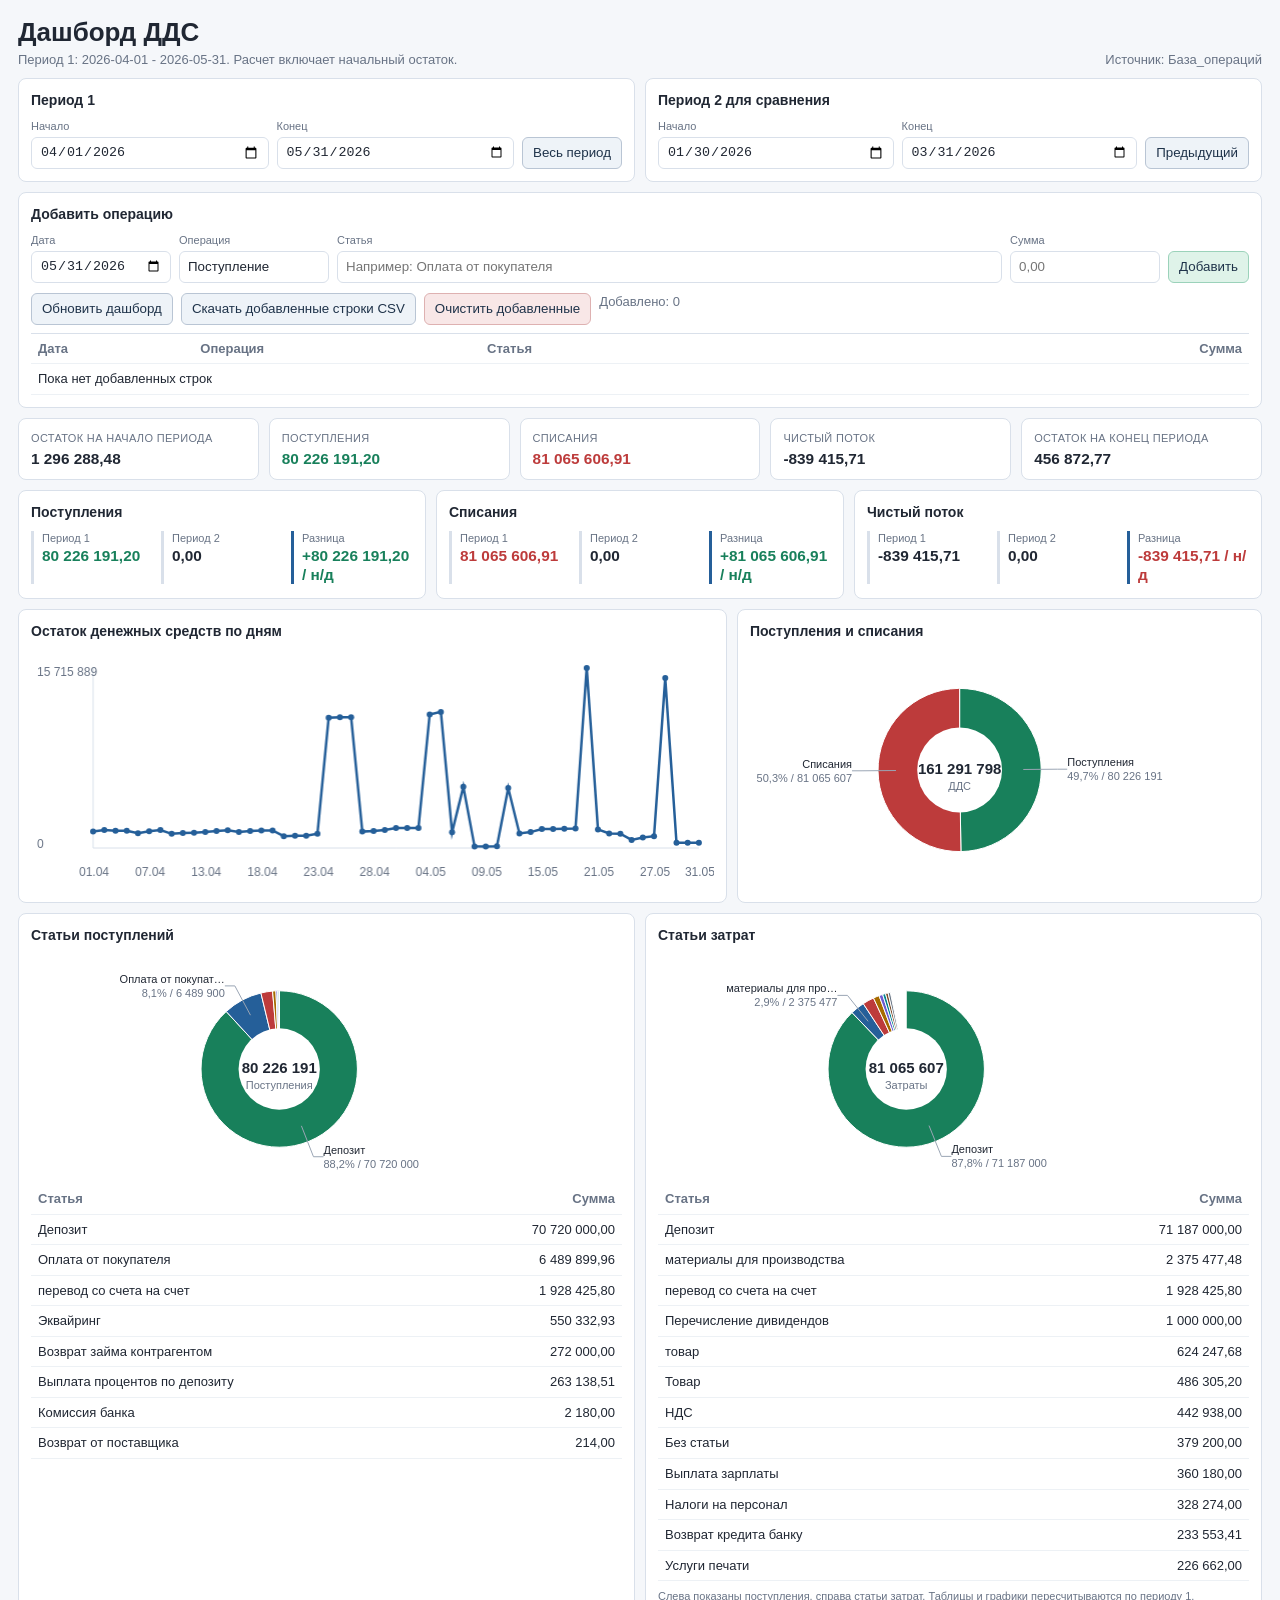
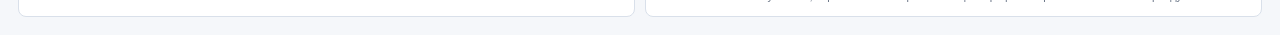
<file: УС- ДДС/dds_dashboard_2026-06-05_v3.html>
﻿<!doctype html>
<html lang="ru">
<head>
<meta charset="utf-8">
<meta name="viewport" content="width=device-width, initial-scale=1">
<title>Дашборд ДДС</title>
<style>
:root{--bg:#f5f7fa;--panel:#fff;--ink:#202733;--muted:#687385;--line:#d9e0ea;--green:#18805b;--red:#bd3b3b;--blue:#255f99;--amber:#a66b00}
*{box-sizing:border-box}body{margin:0;background:var(--bg);color:var(--ink);font:13px/1.35 "Segoe UI",Arial,sans-serif}main{max-width:1320px;margin:0 auto;padding:18px}
.top{display:flex;justify-content:space-between;gap:14px;align-items:flex-end;margin-bottom:10px}h1{font-size:26px;line-height:1.1;margin:0 0 4px}.muted{color:var(--muted)}
.panel,.kpi{background:var(--panel);border:1px solid var(--line);border-radius:8px}.panel{padding:12px;min-width:0}.panel h2{font-size:14px;margin:0 0 9px}.grid{display:grid;gap:10px}
.filters{grid-template-columns:1fr 1fr;margin-bottom:10px}.filter-row{display:grid;grid-template-columns:1fr 1fr auto;gap:8px;align-items:end}.field label{display:block;color:var(--muted);font-size:11px;margin-bottom:3px}input{width:100%;height:32px;border:1px solid var(--line);border-radius:6px;padding:0 8px;background:#fff;color:var(--ink)}
button{height:32px;border:1px solid #b9c5d4;border-radius:6px;background:#eef3f8;color:#1f334a;padding:0 10px;cursor:pointer}button:hover{background:#e4edf6}.primary{background:#dff3e9;border-color:#9bd2ba}.danger{background:#f8e7e7;border-color:#deb1b1}
.entry-row{display:grid;grid-template-columns:140px 150px 1fr 150px auto;gap:8px;align-items:end}.entry-actions{display:flex;gap:8px;flex-wrap:wrap;margin-top:10px}.added-box{max-height:120px;overflow:auto;margin-top:8px;border-top:1px solid var(--line)}
.kpis{grid-template-columns:repeat(5,minmax(0,1fr));margin-bottom:10px}.kpi{padding:10px 12px}.kpi span{color:var(--muted);font-size:11px;text-transform:uppercase;letter-spacing:.03em}.kpi b{display:block;margin-top:4px;font-size:18px;white-space:nowrap}.pos{color:var(--green)}.neg{color:var(--red)}
.compare{grid-template-columns:1fr 1fr 1fr;margin-bottom:10px}.compare-grid{display:grid;grid-template-columns:1fr 1fr 1fr;gap:8px}.compare-cell{border-left:3px solid var(--line);padding-left:8px;min-width:0}.compare-cell span{display:block;color:var(--muted);font-size:11px}.compare-cell b{display:block;font-size:16px;margin-top:2px;white-space:nowrap}.compare-cell.diff{border-left-color:var(--blue)}.charts{grid-template-columns:1.35fr 1fr}.two{grid-template-columns:1fr 1fr;margin-top:10px}
canvas{width:100%;height:240px;display:block}.two canvas{height:230px}table{width:100%;border-collapse:collapse}td,th{padding:6px 7px;border-bottom:1px solid #edf1f5;text-align:left;vertical-align:top}th{color:var(--muted);font-weight:600}.num{text-align:right;white-space:nowrap}.note{font-size:11px;color:var(--muted);margin-top:8px}
@media (max-width:940px){main{padding:14px}.top{display:block}.filters,.filter-row,.entry-row,.kpis,.compare,.charts,.two{grid-template-columns:1fr}.kpi b{font-size:17px}.compare-grid{grid-template-columns:1fr}}
.kpis{grid-template-columns:repeat(auto-fit,minmax(230px,1fr))}
.compare{grid-template-columns:repeat(auto-fit,minmax(360px,1fr))}
.compare-grid{grid-template-columns:repeat(3,minmax(120px,1fr));overflow-x:auto;padding-bottom:2px}
.kpi b,.compare-cell b{font-size:clamp(14px,1.2vw,18px);line-height:1.2;white-space:normal;overflow-wrap:anywhere}
.panel{overflow-x:auto}
.num{min-width:150px}
@media (max-width:520px){.compare{grid-template-columns:1fr}.compare-grid{grid-template-columns:1fr}.kpis{grid-template-columns:1fr}.num{min-width:120px}}
</style>
</head>
<body>
<main>
  <section class="top">
    <div>
      <h1>Дашборд ДДС</h1>
      <div class="muted" id="periodText">Расчет включает начальный остаток.</div>
    </div>
    <div class="muted">Источник: База_операций</div>
  </section>

  <section class="grid filters">
    <div class="panel">
      <h2>Период 1</h2>
      <div class="filter-row">
        <div class="field"><label>Начало</label><input id="p1Start" type="date"></div>
        <div class="field"><label>Конец</label><input id="p1End" type="date"></div>
        <button id="allPeriod">Весь период</button>
      </div>
    </div>
    <div class="panel">
      <h2>Период 2 для сравнения</h2>
      <div class="filter-row">
        <div class="field"><label>Начало</label><input id="p2Start" type="date"></div>
        <div class="field"><label>Конец</label><input id="p2End" type="date"></div>
        <button id="prevPeriod">Предыдущий</button>
      </div>
    </div>
  </section>

  <section class="panel" style="margin-bottom:10px">
    <h2>Добавить операцию</h2>
    <div class="entry-row">
      <div class="field"><label>Дата</label><input id="newDate" type="date"></div>
      <div class="field"><label>Операция</label><input id="newOperation" list="operationList" value="Поступление"></div>
      <div class="field"><label>Статья</label><input id="newArticle" list="articleList" placeholder="Например: Оплата от покупателя"></div>
      <div class="field"><label>Сумма</label><input id="newAmount" inputmode="decimal" placeholder="0,00"></div>
      <button class="primary" id="addOperation">Добавить</button>
    </div>
    <datalist id="operationList"><option value="Поступление"><option value="Списание"></datalist>
    <datalist id="articleList"></datalist>
    <div class="entry-actions">
      <button id="refreshDashboard">Обновить дашборд</button>
      <button id="exportAdded">Скачать добавленные строки CSV</button>
      <button class="danger" id="clearAdded">Очистить добавленные</button>
      <span class="muted" id="addedCount">Добавлено: 0</span>
    </div>
    <div class="added-box">
      <table><thead><tr><th>Дата</th><th>Операция</th><th>Статья</th><th class="num">Сумма</th></tr></thead><tbody id="addedRows"></tbody></table>
    </div>
  </section>

  <section class="grid kpis">
    <div class="kpi"><span>Остаток на начало периода</span><b id="kStart">0</b></div>
    <div class="kpi"><span>Поступления</span><b id="kIn" class="pos">0</b></div>
    <div class="kpi"><span>Списания</span><b id="kOut" class="neg">0</b></div>
    <div class="kpi"><span>Чистый поток</span><b id="kNet">0</b></div>
    <div class="kpi"><span>Остаток на конец периода</span><b id="kEnd">0</b></div>
  </section>

  <section class="grid compare">
    <div class="panel">
      <h2>Поступления</h2>
      <div class="compare-grid">
        <div class="compare-cell"><span>Период 1</span><b class="pos" id="cInP1">0</b></div>
        <div class="compare-cell"><span>Период 2</span><b id="cInP2">0</b></div>
        <div class="compare-cell diff"><span>Разница</span><b id="cInDelta">0</b></div>
      </div>
    </div>
    <div class="panel">
      <h2>Списания</h2>
      <div class="compare-grid">
        <div class="compare-cell"><span>Период 1</span><b class="neg" id="cOutP1">0</b></div>
        <div class="compare-cell"><span>Период 2</span><b id="cOutP2">0</b></div>
        <div class="compare-cell diff"><span>Разница</span><b id="cOutDelta">0</b></div>
      </div>
    </div>
    <div class="panel">
      <h2>Чистый поток</h2>
      <div class="compare-grid">
        <div class="compare-cell"><span>Период 1</span><b id="cNetP1">0</b></div>
        <div class="compare-cell"><span>Период 2</span><b id="cNetP2">0</b></div>
        <div class="compare-cell diff"><span>Разница</span><b id="cNetDelta">0</b></div>
      </div>
    </div>
  </section>

  <section class="grid charts">
    <div class="panel"><h2>Остаток денежных средств по дням</h2><canvas id="balanceChart"></canvas></div>
    <div class="panel"><h2>Поступления и списания</h2><canvas id="flowChart"></canvas></div>
  </section>

  <section class="grid two">
    <div class="panel">
      <h2>Статьи поступлений</h2>
      <canvas id="incomeChart"></canvas>
      <table><thead><tr><th>Статья</th><th class="num">Сумма</th></tr></thead><tbody id="incomeRows"></tbody></table>
    </div>
    <div class="panel">
      <h2>Статьи затрат</h2>
      <canvas id="expenseChart"></canvas>
      <table><thead><tr><th>Статья</th><th class="num">Сумма</th></tr></thead><tbody id="expenseRows"></tbody></table>
      <div class="note">Слева показаны поступления, справа статьи затрат. Таблицы и графики пересчитываются по периоду 1.</div>
    </div>
  </section>
</main>
<script>
const report = {"initialBalance":1296288.48,"operations":[{"date":"2026-04-01","operation":"Поступление","article":"Оплата от покупателя","inflow":31440.0,"outflow":0.0,"net":31440.0},{"date":"2026-04-01","operation":"Поступление","article":"Оплата от покупателя","inflow":13622.0,"outflow":0.0,"net":13622.0},{"date":"2026-04-01","operation":"Поступление","article":"Оплата от покупателя","inflow":13795.0,"outflow":0.0,"net":13795.0},{"date":"2026-04-01","operation":"Поступление","article":"Оплата от покупателя","inflow":136955.0,"outflow":0.0,"net":136955.0},{"date":"2026-04-01","operation":"Поступление","article":"Эквайринг","inflow":71636.58,"outflow":0.0,"net":71636.58},{"date":"2026-04-01","operation":"Поступление","article":"перевод со счета на счет","inflow":4716.0,"outflow":0.0,"net":4716.0},{"date":"2026-04-01","operation":"Поступление","article":"перевод со счета на счет","inflow":2043.3,"outflow":0.0,"net":2043.3},{"date":"2026-04-01","operation":"Поступление","article":"перевод со счета на счет","inflow":2069.25,"outflow":0.0,"net":2069.25},{"date":"2026-04-01","operation":"Поступление","article":"перевод со счета на счет","inflow":20543.25,"outflow":0.0,"net":20543.25},{"date":"2026-04-01","operation":"Списание","article":"Возврат кредита банку","inflow":0.0,"outflow":117530.76,"net":-117530.76},{"date":"2026-04-01","operation":"Списание","article":"Коммунальные услуги","inflow":0.0,"outflow":481.78,"net":-481.78},{"date":"2026-04-01","operation":"Списание","article":"перевод со счета на счет","inflow":0.0,"outflow":4716.0,"net":-4716.0},{"date":"2026-04-01","operation":"Списание","article":"перевод со счета на счет","inflow":0.0,"outflow":2043.3,"net":-2043.3},{"date":"2026-04-01","operation":"Списание","article":"перевод со счета на счет","inflow":0.0,"outflow":2069.25,"net":-2069.25},{"date":"2026-04-01","operation":"Списание","article":"перевод со счета на счет","inflow":0.0,"outflow":20543.25,"net":-20543.25},{"date":"2026-04-01","operation":"Списание","article":"транспортно-экспедиционные услуги","inflow":0.0,"outflow":912.2,"net":-912.2},{"date":"2026-04-02","operation":"Поступление","article":"Оплата от покупателя","inflow":94450.0,"outflow":0.0,"net":94450.0},{"date":"2026-04-02","operation":"Поступление","article":"Оплата от покупателя","inflow":53741.5,"outflow":0.0,"net":53741.5},{"date":"2026-04-02","operation":"Поступление","article":"Эквайринг","inflow":5120.48,"outflow":0.0,"net":5120.48},{"date":"2026-04-02","operation":"Поступление","article":"перевод со счета на счет","inflow":14167.5,"outflow":0.0,"net":14167.5},{"date":"2026-04-02","operation":"Поступление","article":"перевод со счета на счет","inflow":8061.22,"outflow":0.0,"net":8061.22},{"date":"2026-04-02","operation":"Списание","article":"Коммунальные услуги","inflow":0.0,"outflow":2407.68,"net":-2407.68},{"date":"2026-04-02","operation":"Списание","article":"Коммунальные услуги","inflow":0.0,"outflow":6879.7,"net":-6879.7},{"date":"2026-04-02","operation":"Списание","article":"Подотчет","inflow":0.0,"outflow":650.0,"net":-650.0},{"date":"2026-04-02","operation":"Списание","article":"Программное обеспечение, Каталоги, Лицензии","inflow":0.0,"outflow":18900.0,"net":-18900.0},{"date":"2026-04-02","operation":"Списание","article":"Услуги связи","inflow":0.0,"outflow":3173.14,"net":-3173.14},{"date":"2026-04-02","operation":"Списание","article":"перевод со счета на счет","inflow":0.0,"outflow":14167.5,"net":-14167.5},{"date":"2026-04-02","operation":"Списание","article":"перевод со счета на счет","inflow":0.0,"outflow":8061.22,"net":-8061.22},{"date":"2026-04-03","operation":"Поступление","article":"Оплата от покупателя","inflow":14112.0,"outflow":0.0,"net":14112.0},{"date":"2026-04-03","operation":"Поступление","article":"Эквайринг","inflow":2163.92,"outflow":0.0,"net":2163.92},{"date":"2026-04-03","operation":"Поступление","article":"перевод со счета на счет","inflow":2116.8,"outflow":0.0,"net":2116.8},{"date":"2026-04-03","operation":"Списание","article":"Коммунальные услуги","inflow":0.0,"outflow":963.56,"net":-963.56},{"date":"2026-04-03","operation":"Списание","article":"Услуги печати","inflow":0.0,"outflow":40122.0,"net":-40122.0},{"date":"2026-04-03","operation":"Списание","article":"материалы для производства","inflow":0.0,"outflow":35775.0,"net":-35775.0},{"date":"2026-04-03","operation":"Списание","article":"перевод со счета на счет","inflow":0.0,"outflow":2116.8,"net":-2116.8},{"date":"2026-04-05","operation":"Списание","article":"Подотчет","inflow":0.0,"outflow":1888.2,"net":-1888.2},{"date":"2026-04-06","operation":"Поступление","article":"Выплата процентов по депозиту","inflow":37838.9,"outflow":0.0,"net":37838.9},{"date":"2026-04-06","operation":"Поступление","article":"Депозит","inflow":4000000.0,"outflow":0.0,"net":4000000.0},{"date":"2026-04-06","operation":"Поступление","article":"Оплата от покупателя","inflow":5250.0,"outflow":0.0,"net":5250.0},{"date":"2026-04-06","operation":"Поступление","article":"Оплата от покупателя","inflow":8710.0,"outflow":0.0,"net":8710.0},{"date":"2026-04-06","operation":"Поступление","article":"Оплата от покупателя","inflow":18335.0,"outflow":0.0,"net":18335.0},{"date":"2026-04-06","operation":"Поступление","article":"Оплата от покупателя","inflow":6450.0,"outflow":0.0,"net":6450.0},{"date":"2026-04-06","operation":"Поступление","article":"Оплата от покупателя","inflow":240900.0,"outflow":0.0,"net":240900.0},{"date":"2026-04-06","operation":"Поступление","article":"Эквайринг","inflow":6506.36,"outflow":0.0,"net":6506.36},{"date":"2026-04-06","operation":"Поступление","article":"перевод со счета на счет","inflow":787.5,"outflow":0.0,"net":787.5},{"date":"2026-04-06","operation":"Поступление","article":"перевод со счета на счет","inflow":1306.5,"outflow":0.0,"net":1306.5},{"date":"2026-04-06","operation":"Поступление","article":"перевод со счета на счет","inflow":2750.25,"outflow":0.0,"net":2750.25},{"date":"2026-04-06","operation":"Поступление","article":"перевод со счета на счет","inflow":967.5,"outflow":0.0,"net":967.5},{"date":"2026-04-06","operation":"Поступление","article":"перевод со счета на счет","inflow":36135.0,"outflow":0.0,"net":36135.0},{"date":"2026-04-06","operation":"Списание","article":"Депозит","inflow":0.0,"outflow":4000000.0,"net":-4000000.0},{"date":"2026-04-06","operation":"Списание","article":"Комиссия банка","inflow":0.0,"outflow":2500.0,"net":-2500.0},{"date":"2026-04-06","operation":"Списание","article":"Коммунальные услуги","inflow":0.0,"outflow":244.37,"net":-244.37},{"date":"2026-04-06","operation":"Списание","article":"Налоги на персонал","inflow":0.0,"outflow":59770.0,"net":-59770.0},{"date":"2026-04-06","operation":"Списание","article":"Перечисление дивидендов","inflow":0.0,"outflow":200000.0,"net":-200000.0},{"date":"2026-04-06","operation":"Списание","article":"Перечисление дивидендов","inflow":0.0,"outflow":200000.0,"net":-200000.0},{"date":"2026-04-06","operation":"Списание","article":"Товар","inflow":0.0,"outflow":7740.0,"net":-7740.0},{"date":"2026-04-06","operation":"Списание","article":"Услуги связи","inflow":0.0,"outflow":7438.71,"net":-7438.71},{"date":"2026-04-06","operation":"Списание","article":"Хозрасходы, офисные расходы, мебель","inflow":0.0,"outflow":2228.0,"net":-2228.0},{"date":"2026-04-06","operation":"Списание","article":"перевод со счета на счет","inflow":0.0,"outflow":787.5,"net":-787.5},{"date":"2026-04-06","operation":"Списание","article":"перевод со счета на счет","inflow":0.0,"outflow":1306.5,"net":-1306.5},{"date":"2026-04-06","operation":"Списание","article":"перевод со счета на счет","inflow":0.0,"outflow":2750.25,"net":-2750.25},{"date":"2026-04-06","operation":"Списание","article":"перевод со счета на счет","inflow":0.0,"outflow":967.5,"net":-967.5},{"date":"2026-04-06","operation":"Списание","article":"перевод со счета на счет","inflow":0.0,"outflow":36135.0,"net":-36135.0},{"date":"2026-04-06","operation":"Списание","article":"товар","inflow":0.0,"outflow":61160.0,"net":-61160.0},{"date":"2026-04-06","operation":"Списание","article":"транспортно-экспедиционные услуги","inflow":0.0,"outflow":3.85,"net":-3.85},{"date":"2026-04-07","operation":"Поступление","article":"Оплата от покупателя","inflow":6600.0,"outflow":0.0,"net":6600.0},{"date":"2026-04-07","operation":"Поступление","article":"Оплата от покупателя","inflow":7600.0,"outflow":0.0,"net":7600.0},{"date":"2026-04-07","operation":"Поступление","article":"Оплата от покупателя","inflow":160711.0,"outflow":0.0,"net":160711.0},{"date":"2026-04-07","operation":"Поступление","article":"Эквайринг","inflow":4959.99,"outflow":0.0,"net":4959.99},{"date":"2026-04-07","operation":"Поступление","article":"перевод со счета на счет","inflow":990.0,"outflow":0.0,"net":990.0},{"date":"2026-04-07","operation":"Поступление","article":"перевод со счета на счет","inflow":1140.0,"outflow":0.0,"net":1140.0},{"date":"2026-04-07","operation":"Поступление","article":"перевод со счета на счет","inflow":24106.65,"outflow":0.0,"net":24106.65},{"date":"2026-04-07","operation":"Списание","article":"Госпошлины, штрафы","inflow":0.0,"outflow":1125.0,"net":-1125.0},{"date":"2026-04-07","operation":"Списание","article":"материалы для производства","inflow":0.0,"outflow":3500.0,"net":-3500.0},{"date":"2026-04-07","operation":"Списание","article":"перевод со счета на счет","inflow":0.0,"outflow":990.0,"net":-990.0},{"date":"2026-04-07","operation":"Списание","article":"перевод со счета на счет","inflow":0.0,"outflow":1140.0,"net":-1140.0},{"date":"2026-04-07","operation":"Списание","article":"перевод со счета на счет","inflow":0.0,"outflow":24106.65,"net":-24106.65},{"date":"2026-04-08","operation":"Поступление","article":"Оплата от покупателя","inflow":30660.0,"outflow":0.0,"net":30660.0},{"date":"2026-04-08","operation":"Поступление","article":"Оплата от покупателя","inflow":3024.0,"outflow":0.0,"net":3024.0},{"date":"2026-04-08","operation":"Поступление","article":"Оплата от покупателя","inflow":9000.0,"outflow":0.0,"net":9000.0},{"date":"2026-04-08","operation":"Поступление","article":"Оплата от покупателя","inflow":162680.0,"outflow":0.0,"net":162680.0},{"date":"2026-04-08","operation":"Поступление","article":"Эквайринг","inflow":1021.16,"outflow":0.0,"net":1021.16},{"date":"2026-04-08","operation":"Поступление","article":"перевод со счета на счет","inflow":940.0,"outflow":0.0,"net":940.0},{"date":"2026-04-08","operation":"Поступление","article":"перевод со счета на счет","inflow":4599.0,"outflow":0.0,"net":4599.0},{"date":"2026-04-08","operation":"Поступление","article":"перевод со счета на счет","inflow":453.6,"outflow":0.0,"net":453.6},{"date":"2026-04-08","operation":"Поступление","article":"перевод со счета на счет","inflow":1350.0,"outflow":0.0,"net":1350.0},{"date":"2026-04-08","operation":"Поступление","article":"перевод со счета на счет","inflow":24402.0,"outflow":0.0,"net":24402.0},{"date":"2026-04-08","operation":"Списание","article":"перевод со счета на счет","inflow":0.0,"outflow":4599.0,"net":-4599.0},{"date":"2026-04-08","operation":"Списание","article":"перевод со счета на счет","inflow":0.0,"outflow":453.6,"net":-453.6},{"date":"2026-04-08","operation":"Списание","article":"перевод со счета на счет","inflow":0.0,"outflow":1350.0,"net":-1350.0},{"date":"2026-04-08","operation":"Списание","article":"перевод со счета на счет","inflow":0.0,"outflow":24402.0,"net":-24402.0},{"date":"2026-04-08","operation":"Списание","article":"перевод со счета на счет","inflow":0.0,"outflow":940.0,"net":-940.0},{"date":"2026-04-08","operation":"Списание","article":"товар","inflow":0.0,"outflow":92167.68,"net":-92167.68},{"date":"2026-04-08","operation":"Списание","article":"транспортно-экспедиционные услуги","inflow":0.0,"outflow":695.4,"net":-695.4},{"date":"2026-04-08","operation":"Списание","article":"услуги печати","inflow":0.0,"outflow":7000.0,"net":-7000.0},{"date":"2026-04-09","operation":"Поступление","article":"Оплата от покупателя","inflow":16750.0,"outflow":0.0,"net":16750.0},{"date":"2026-04-09","operation":"Поступление","article":"Оплата от покупателя","inflow":41450.0,"outflow":0.0,"net":41450.0},{"date":"2026-04-09","operation":"Поступление","article":"Оплата от покупателя","inflow":10745.0,"outflow":0.0,"net":10745.0},{"date":"2026-04-09","operation":"Поступление","article":"Оплата от покупателя","inflow":40805.0,"outflow":0.0,"net":40805.0},{"date":"2026-04-09","operation":"Поступление","article":"Оплата от покупателя","inflow":12000.0,"outflow":0.0,"net":12000.0},{"date":"2026-04-09","operation":"Поступление","article":"Эквайринг","inflow":4347.3,"outflow":0.0,"net":4347.3},{"date":"2026-04-09","operation":"Поступление","article":"перевод со счета на счет","inflow":2512.5,"outflow":0.0,"net":2512.5},{"date":"2026-04-09","operation":"Поступление","article":"перевод со счета на счет","inflow":6217.5,"outflow":0.0,"net":6217.5},{"date":"2026-04-09","operation":"Поступление","article":"перевод со счета на счет","inflow":1611.75,"outflow":0.0,"net":1611.75},{"date":"2026-04-09","operation":"Поступление","article":"перевод со счета на счет","inflow":6120.75,"outflow":0.0,"net":6120.75},{"date":"2026-04-09","operation":"Поступление","article":"перевод со счета на счет","inflow":1800.0,"outflow":0.0,"net":1800.0},{"date":"2026-04-09","operation":"Списание","article":"Выплата зарплаты","inflow":0.0,"outflow":90046.0,"net":-90046.0},{"date":"2026-04-09","operation":"Списание","article":"Коммунальные услуги","inflow":0.0,"outflow":2526.46,"net":-2526.46},{"date":"2026-04-09","operation":"Списание","article":"Коммунальные услуги","inflow":0.0,"outflow":2104.52,"net":-2104.52},{"date":"2026-04-09","operation":"Списание","article":"Налоги на персонал","inflow":0.0,"outflow":62100.0,"net":-62100.0},{"date":"2026-04-09","operation":"Списание","article":"Налоги на персонал","inflow":0.0,"outflow":13454.0,"net":-13454.0},{"date":"2026-04-09","operation":"Списание","article":"Налоги на персонал","inflow":0.0,"outflow":414.0,"net":-414.0},{"date":"2026-04-09","operation":"Списание","article":"Подотчет","inflow":0.0,"outflow":11055.72,"net":-11055.72},{"date":"2026-04-09","operation":"Списание","article":"материалы для производства","inflow":0.0,"outflow":277171.48,"net":-277171.48},{"date":"2026-04-09","operation":"Списание","article":"перевод со счета на счет","inflow":0.0,"outflow":2512.5,"net":-2512.5},{"date":"2026-04-09","operation":"Списание","article":"перевод со счета на счет","inflow":0.0,"outflow":6217.5,"net":-6217.5},{"date":"2026-04-09","operation":"Списание","article":"перевод со счета на счет","inflow":0.0,"outflow":1611.75,"net":-1611.75},{"date":"2026-04-09","operation":"Списание","article":"перевод со счета на счет","inflow":0.0,"outflow":6120.75,"net":-6120.75},{"date":"2026-04-09","operation":"Списание","article":"перевод со счета на счет","inflow":0.0,"outflow":1800.0,"net":-1800.0},{"date":"2026-04-10","operation":"Поступление","article":"Оплата от покупателя","inflow":16230.0,"outflow":0.0,"net":16230.0},{"date":"2026-04-10","operation":"Поступление","article":"Оплата от покупателя","inflow":28285.0,"outflow":0.0,"net":28285.0},{"date":"2026-04-10","operation":"Поступление","article":"Оплата от покупателя","inflow":34425.0,"outflow":0.0,"net":34425.0},{"date":"2026-04-10","operation":"Поступление","article":"Оплата от покупателя","inflow":23955.0,"outflow":0.0,"net":23955.0},{"date":"2026-04-10","operation":"Поступление","article":"Оплата от покупателя","inflow":17096.1,"outflow":0.0,"net":17096.1},{"date":"2026-04-10","operation":"Поступление","article":"Эквайринг","inflow":2363.29,"outflow":0.0,"net":2363.29},{"date":"2026-04-10","operation":"Поступление","article":"перевод со счета на счет","inflow":2434.5,"outflow":0.0,"net":2434.5},{"date":"2026-04-10","operation":"Поступление","article":"перевод со счета на счет","inflow":4242.75,"outflow":0.0,"net":4242.75},{"date":"2026-04-10","operation":"Поступление","article":"перевод со счета на счет","inflow":5163.75,"outflow":0.0,"net":5163.75},{"date":"2026-04-10","operation":"Поступление","article":"перевод со счета на счет","inflow":3593.25,"outflow":0.0,"net":3593.25},{"date":"2026-04-10","operation":"Поступление","article":"перевод со счета на счет","inflow":2564.41,"outflow":0.0,"net":2564.41},{"date":"2026-04-10","operation":"Списание","article":"Услуги печати","inflow":0.0,"outflow":28902.5,"net":-28902.5},{"date":"2026-04-10","operation":"Списание","article":"оборудование для печати и расходники","inflow":0.0,"outflow":16191.0,"net":-16191.0},{"date":"2026-04-10","operation":"Списание","article":"перевод со счета на счет","inflow":0.0,"outflow":2434.5,"net":-2434.5},{"date":"2026-04-10","operation":"Списание","article":"перевод со счета на счет","inflow":0.0,"outflow":4242.75,"net":-4242.75},{"date":"2026-04-10","operation":"Списание","article":"перевод со счета на счет","inflow":0.0,"outflow":5163.75,"net":-5163.75},{"date":"2026-04-10","operation":"Списание","article":"перевод со счета на счет","inflow":0.0,"outflow":3593.25,"net":-3593.25},{"date":"2026-04-10","operation":"Списание","article":"перевод со счета на счет","inflow":0.0,"outflow":2564.41,"net":-2564.41},{"date":"2026-04-12","operation":"Поступление","article":"Оплата от покупателя","inflow":27474.3,"outflow":0.0,"net":27474.3},{"date":"2026-04-12","operation":"Поступление","article":"перевод со счета на счет","inflow":4121.14,"outflow":0.0,"net":4121.14},{"date":"2026-04-12","operation":"Списание","article":"перевод со счета на счет","inflow":0.0,"outflow":4121.14,"net":-4121.14},{"date":"2026-04-13","operation":"Поступление","article":"Оплата от покупателя","inflow":47614.0,"outflow":0.0,"net":47614.0},{"date":"2026-04-13","operation":"Поступление","article":"Оплата от покупателя","inflow":59755.5,"outflow":0.0,"net":59755.5},{"date":"2026-04-13","operation":"Поступление","article":"Эквайринг","inflow":5042.67,"outflow":0.0,"net":5042.67},{"date":"2026-04-13","operation":"Поступление","article":"перевод со счета на счет","inflow":7142.1,"outflow":0.0,"net":7142.1},{"date":"2026-04-13","operation":"Поступление","article":"перевод со счета на счет","inflow":8963.32,"outflow":0.0,"net":8963.32},{"date":"2026-04-13","operation":"Списание","article":"Комиссия банка","inflow":0.0,"outflow":1999.98,"net":-1999.98},{"date":"2026-04-13","operation":"Списание","article":"Консультационные услуги","inflow":0.0,"outflow":61697.0,"net":-61697.0},{"date":"2026-04-13","operation":"Списание","article":"перевод со счета на счет","inflow":0.0,"outflow":7142.1,"net":-7142.1},{"date":"2026-04-13","operation":"Списание","article":"перевод со счета на счет","inflow":0.0,"outflow":8963.32,"net":-8963.32},{"date":"2026-04-13","operation":"Списание","article":"транспортно-экспедиционные услуги","inflow":0.0,"outflow":1691.39,"net":-1691.39},{"date":"2026-04-14","operation":"Поступление","article":"Оплата от покупателя","inflow":26040.0,"outflow":0.0,"net":26040.0},{"date":"2026-04-14","operation":"Поступление","article":"Оплата от покупателя","inflow":9190.0,"outflow":0.0,"net":9190.0},{"date":"2026-04-14","operation":"Поступление","article":"Оплата от покупателя","inflow":10660.0,"outflow":0.0,"net":10660.0},{"date":"2026-04-14","operation":"Поступление","article":"Оплата от покупателя","inflow":18000.0,"outflow":0.0,"net":18000.0},{"date":"2026-04-14","operation":"Поступление","article":"Эквайринг","inflow":44995.98,"outflow":0.0,"net":44995.98},{"date":"2026-04-14","operation":"Поступление","article":"перевод со счета на счет","inflow":3906.0,"outflow":0.0,"net":3906.0},{"date":"2026-04-14","operation":"Поступление","article":"перевод со счета на счет","inflow":1378.5,"outflow":0.0,"net":1378.5},{"date":"2026-04-14","operation":"Поступление","article":"перевод со счета на счет","inflow":1599.0,"outflow":0.0,"net":1599.0},{"date":"2026-04-14","operation":"Поступление","article":"перевод со счета на счет","inflow":2700.0,"outflow":0.0,"net":2700.0},{"date":"2026-04-14","operation":"Списание","article":"Коммунальные услуги","inflow":0.0,"outflow":3569.0,"net":-3569.0},{"date":"2026-04-14","operation":"Списание","article":"Коммунальные услуги","inflow":0.0,"outflow":4759.0,"net":-4759.0},{"date":"2026-04-14","operation":"Списание","article":"Коммунальные услуги","inflow":0.0,"outflow":2301.88,"net":-2301.88},{"date":"2026-04-14","operation":"Списание","article":"Подотчет","inflow":0.0,"outflow":1703.56,"net":-1703.56},{"date":"2026-04-14","operation":"Списание","article":"перевод со счета на счет","inflow":0.0,"outflow":3906.0,"net":-3906.0},{"date":"2026-04-14","operation":"Списание","article":"перевод со счета на счет","inflow":0.0,"outflow":1378.5,"net":-1378.5},{"date":"2026-04-14","operation":"Списание","article":"перевод со счета на счет","inflow":0.0,"outflow":1599.0,"net":-1599.0},{"date":"2026-04-14","operation":"Списание","article":"перевод со счета на счет","inflow":0.0,"outflow":2700.0,"net":-2700.0},{"date":"2026-04-15","operation":"Поступление","article":"Комиссия банка","inflow":990.0,"outflow":0.0,"net":990.0},{"date":"2026-04-15","operation":"Поступление","article":"Комиссия банка","inflow":1190.0,"outflow":0.0,"net":1190.0},{"date":"2026-04-15","operation":"Поступление","article":"Оплата от покупателя","inflow":98000.0,"outflow":0.0,"net":98000.0},{"date":"2026-04-15","operation":"Поступление","article":"Оплата от покупателя","inflow":5455.0,"outflow":0.0,"net":5455.0},{"date":"2026-04-15","operation":"Поступление","article":"Оплата от покупателя","inflow":7394.1,"outflow":0.0,"net":7394.1},{"date":"2026-04-15","operation":"Поступление","article":"Оплата от покупателя","inflow":7516.6,"outflow":0.0,"net":7516.6},{"date":"2026-04-15","operation":"Поступление","article":"Оплата от покупателя","inflow":18185.0,"outflow":0.0,"net":18185.0},{"date":"2026-04-15","operation":"Поступление","article":"Эквайринг","inflow":729.41,"outflow":0.0,"net":729.41},{"date":"2026-04-15","operation":"Поступление","article":"Эквайринг","inflow":6491.74,"outflow":0.0,"net":6491.74},{"date":"2026-04-15","operation":"Поступление","article":"перевод со счета на счет","inflow":14700.0,"outflow":0.0,"net":14700.0},{"date":"2026-04-15","operation":"Поступление","article":"перевод со счета на счет","inflow":818.25,"outflow":0.0,"net":818.25},{"date":"2026-04-15","operation":"Поступление","article":"перевод со счета на счет","inflow":1109.11,"outflow":0.0,"net":1109.11},{"date":"2026-04-15","operation":"Поступление","article":"перевод со счета на счет","inflow":1127.49,"outflow":0.0,"net":1127.49},{"date":"2026-04-15","operation":"Поступление","article":"перевод со счета на счет","inflow":2727.75,"outflow":0.0,"net":2727.75},{"date":"2026-04-15","operation":"Списание","article":"Оплата страховой премии по договору","inflow":0.0,"outflow":22648.82,"net":-22648.82},{"date":"2026-04-15","operation":"Списание","article":"Оплата страховой премии по договору","inflow":0.0,"outflow":38671.37,"net":-38671.37},{"date":"2026-04-15","operation":"Списание","article":"Подотчет","inflow":0.0,"outflow":900.0,"net":-900.0},{"date":"2026-04-15","operation":"Списание","article":"Товар","inflow":0.0,"outflow":13150.0,"net":-13150.0},{"date":"2026-04-15","operation":"Списание","article":"Хозрасходы, офисные расходы, мебель","inflow":0.0,"outflow":188.0,"net":-188.0},{"date":"2026-04-15","operation":"Списание","article":"перевод со счета на счет","inflow":0.0,"outflow":14700.0,"net":-14700.0},{"date":"2026-04-15","operation":"Списание","article":"перевод со счета на счет","inflow":0.0,"outflow":818.25,"net":-818.25},{"date":"2026-04-15","operation":"Списание","article":"перевод со счета на счет","inflow":0.0,"outflow":1109.11,"net":-1109.11},{"date":"2026-04-15","operation":"Списание","article":"перевод со счета на счет","inflow":0.0,"outflow":1127.49,"net":-1127.49},{"date":"2026-04-15","operation":"Списание","article":"перевод со счета на счет","inflow":0.0,"outflow":2727.75,"net":-2727.75},{"date":"2026-04-15","operation":"Списание","article":"услуги печати","inflow":0.0,"outflow":3500.0,"net":-3500.0},{"date":"2026-04-16","operation":"Поступление","article":"Оплата от покупателя","inflow":10090.0,"outflow":0.0,"net":10090.0},{"date":"2026-04-16","operation":"Поступление","article":"Оплата от покупателя","inflow":10000.0,"outflow":0.0,"net":10000.0},{"date":"2026-04-16","operation":"Поступление","article":"Эквайринг","inflow":57485.48,"outflow":0.0,"net":57485.48},{"date":"2026-04-16","operation":"Поступление","article":"перевод со счета на счет","inflow":1513.5,"outflow":0.0,"net":1513.5},{"date":"2026-04-16","operation":"Поступление","article":"перевод со счета на счет","inflow":1500.0,"outflow":0.0,"net":1500.0},{"date":"2026-04-16","operation":"Списание","article":"Подотчет","inflow":0.0,"outflow":2111.77,"net":-2111.77},{"date":"2026-04-16","operation":"Списание","article":"Подотчет","inflow":0.0,"outflow":750.0,"net":-750.0},{"date":"2026-04-16","operation":"Списание","article":"Товар","inflow":0.0,"outflow":129742.2,"net":-129742.2},{"date":"2026-04-16","operation":"Списание","article":"Товар","inflow":0.0,"outflow":98000.0,"net":-98000.0},{"date":"2026-04-16","operation":"Списание","article":"перевод со счета на счет","inflow":0.0,"outflow":1513.5,"net":-1513.5},{"date":"2026-04-16","operation":"Списание","article":"перевод со счета на счет","inflow":0.0,"outflow":1500.0,"net":-1500.0},{"date":"2026-04-17","operation":"Поступление","article":"Оплата от покупателя","inflow":5200.0,"outflow":0.0,"net":5200.0},{"date":"2026-04-17","operation":"Поступление","article":"Оплата от покупателя","inflow":28538.0,"outflow":0.0,"net":28538.0},{"date":"2026-04-17","operation":"Поступление","article":"Оплата от покупателя","inflow":95085.5,"outflow":0.0,"net":95085.5},{"date":"2026-04-17","operation":"Поступление","article":"Оплата от покупателя","inflow":56903.5,"outflow":0.0,"net":56903.5},{"date":"2026-04-17","operation":"Поступление","article":"Оплата от покупателя","inflow":105516.5,"outflow":0.0,"net":105516.5},{"date":"2026-04-17","operation":"Поступление","article":"Оплата от покупателя","inflow":65749.5,"outflow":0.0,"net":65749.5},{"date":"2026-04-17","operation":"Поступление","article":"Оплата от покупателя","inflow":4320.0,"outflow":0.0,"net":4320.0},{"date":"2026-04-17","operation":"Поступление","article":"Оплата от покупателя","inflow":3700.0,"outflow":0.0,"net":3700.0},{"date":"2026-04-17","operation":"Поступление","article":"Оплата от покупателя","inflow":122390.0,"outflow":0.0,"net":122390.0},{"date":"2026-04-17","operation":"Поступление","article":"Оплата от покупателя","inflow":18200.0,"outflow":0.0,"net":18200.0},{"date":"2026-04-17","operation":"Поступление","article":"Оплата от покупателя","inflow":20400.0,"outflow":0.0,"net":20400.0},{"date":"2026-04-17","operation":"Поступление","article":"Эквайринг","inflow":953.1,"outflow":0.0,"net":953.1},{"date":"2026-04-17","operation":"Поступление","article":"Эквайринг","inflow":40686.61,"outflow":0.0,"net":40686.61},{"date":"2026-04-17","operation":"Поступление","article":"перевод со счета на счет","inflow":8535.52,"outflow":0.0,"net":8535.52},{"date":"2026-04-17","operation":"Поступление","article":"перевод со счета на счет","inflow":15827.47,"outflow":0.0,"net":15827.47},{"date":"2026-04-17","operation":"Поступление","article":"перевод со счета на счет","inflow":9862.42,"outflow":0.0,"net":9862.42},{"date":"2026-04-17","operation":"Поступление","article":"перевод со счета на счет","inflow":648.0,"outflow":0.0,"net":648.0},{"date":"2026-04-17","operation":"Поступление","article":"перевод со счета на счет","inflow":555.0,"outflow":0.0,"net":555.0},{"date":"2026-04-17","operation":"Поступление","article":"перевод со счета на счет","inflow":18358.5,"outflow":0.0,"net":18358.5},{"date":"2026-04-17","operation":"Поступление","article":"перевод со счета на счет","inflow":2730.0,"outflow":0.0,"net":2730.0},{"date":"2026-04-17","operation":"Поступление","article":"перевод со счета на счет","inflow":3060.0,"outflow":0.0,"net":3060.0},{"date":"2026-04-17","operation":"Списание","article":"Подотчет","inflow":0.0,"outflow":10849.0,"net":-10849.0},{"date":"2026-04-17","operation":"Списание","article":"Товар","inflow":0.0,"outflow":33800.0,"net":-33800.0},{"date":"2026-04-17","operation":"Списание","article":"Услуги печати","inflow":0.0,"outflow":19350.5,"net":-19350.5},{"date":"2026-04-17","operation":"Списание","article":"Хозрасходы, офисные расходы, мебель","inflow":0.0,"outflow":1945.0,"net":-1945.0},{"date":"2026-04-17","operation":"Списание","article":"материалы для производства","inflow":0.0,"outflow":153100.0,"net":-153100.0},{"date":"2026-04-17","operation":"Списание","article":"материалы для производства","inflow":0.0,"outflow":258204.0,"net":-258204.0},{"date":"2026-04-17","operation":"Списание","article":"перевод со счета на счет","inflow":0.0,"outflow":8535.52,"net":-8535.52},{"date":"2026-04-17","operation":"Списание","article":"перевод со счета на счет","inflow":0.0,"outflow":15827.47,"net":-15827.47},{"date":"2026-04-17","operation":"Списание","article":"перевод со счета на счет","inflow":0.0,"outflow":9862.42,"net":-9862.42},{"date":"2026-04-17","operation":"Списание","article":"перевод со счета на счет","inflow":0.0,"outflow":648.0,"net":-648.0},{"date":"2026-04-17","operation":"Списание","article":"перевод со счета на счет","inflow":0.0,"outflow":555.0,"net":-555.0},{"date":"2026-04-17","operation":"Списание","article":"перевод со счета на счет","inflow":0.0,"outflow":18358.5,"net":-18358.5},{"date":"2026-04-17","operation":"Списание","article":"перевод со счета на счет","inflow":0.0,"outflow":2730.0,"net":-2730.0},{"date":"2026-04-17","operation":"Списание","article":"перевод со счета на счет","inflow":0.0,"outflow":3060.0,"net":-3060.0},{"date":"2026-04-18","operation":"Поступление","article":"Оплата от покупателя","inflow":41238.4,"outflow":0.0,"net":41238.4},{"date":"2026-04-18","operation":"Поступление","article":"перевод со счета на счет","inflow":6185.76,"outflow":0.0,"net":6185.76},{"date":"2026-04-18","operation":"Списание","article":"перевод со счета на счет","inflow":0.0,"outflow":6185.76,"net":-6185.76},{"date":"2026-04-19","operation":"Списание","article":"Подотчет","inflow":0.0,"outflow":864.0,"net":-864.0},{"date":"2026-04-20","operation":"Поступление","article":"Оплата от покупателя","inflow":45740.0,"outflow":0.0,"net":45740.0},{"date":"2026-04-20","operation":"Поступление","article":"Оплата от покупателя","inflow":2636.2,"outflow":0.0,"net":2636.2},{"date":"2026-04-20","operation":"Поступление","article":"Эквайринг","inflow":7110.8,"outflow":0.0,"net":7110.8},{"date":"2026-04-20","operation":"Поступление","article":"перевод со счета на счет","inflow":200000.0,"outflow":0.0,"net":200000.0},{"date":"2026-04-20","operation":"Поступление","article":"перевод со счета на счет","inflow":6861.0,"outflow":0.0,"net":6861.0},{"date":"2026-04-20","operation":"Поступление","article":"перевод со счета на счет","inflow":395.43,"outflow":0.0,"net":395.43},{"date":"2026-04-20","operation":"Списание","article":"Комиссия банка","inflow":0.0,"outflow":1190.0,"net":-1190.0},{"date":"2026-04-20","operation":"Списание","article":"НДС","inflow":0.0,"outflow":442938.0,"net":-442938.0},{"date":"2026-04-20","operation":"Списание","article":"УСН","inflow":0.0,"outflow":77107.0,"net":-77107.0},{"date":"2026-04-20","operation":"Списание","article":"Хозрасходы, офисные расходы, мебель","inflow":0.0,"outflow":6980.0,"net":-6980.0},{"date":"2026-04-20","operation":"Списание","article":"материалы для производства","inflow":0.0,"outflow":19000.0,"net":-19000.0},{"date":"2026-04-20","operation":"Списание","article":"перевод со счета на счет","inflow":0.0,"outflow":6861.0,"net":-6861.0},{"date":"2026-04-20","operation":"Списание","article":"перевод со счета на счет","inflow":0.0,"outflow":395.43,"net":-395.43},{"date":"2026-04-20","operation":"Списание","article":"перевод со счета на счет","inflow":0.0,"outflow":200000.0,"net":-200000.0},{"date":"2026-04-20","operation":"Списание","article":"транспортно-экспедиционные услуги","inflow":0.0,"outflow":3.38,"net":-3.38},{"date":"2026-04-21","operation":"Поступление","article":"Оплата от покупателя","inflow":4000.0,"outflow":0.0,"net":4000.0},{"date":"2026-04-21","operation":"Поступление","article":"Оплата от покупателя","inflow":7020.0,"outflow":0.0,"net":7020.0},{"date":"2026-04-21","operation":"Поступление","article":"Оплата от покупателя","inflow":22490.0,"outflow":0.0,"net":22490.0},{"date":"2026-04-21","operation":"Поступление","article":"Эквайринг","inflow":5682.6,"outflow":0.0,"net":5682.6},{"date":"2026-04-21","operation":"Поступление","article":"перевод со счета на счет","inflow":600.0,"outflow":0.0,"net":600.0},{"date":"2026-04-21","operation":"Поступление","article":"перевод со счета на счет","inflow":1053.0,"outflow":0.0,"net":1053.0},{"date":"2026-04-21","operation":"Поступление","article":"перевод со счета на счет","inflow":3373.5,"outflow":0.0,"net":3373.5},{"date":"2026-04-21","operation":"Поступление","article":"перевод со счета на счет","inflow":30000.0,"outflow":0.0,"net":30000.0},{"date":"2026-04-21","operation":"Списание","article":"перевод со счета на счет","inflow":0.0,"outflow":600.0,"net":-600.0},{"date":"2026-04-21","operation":"Списание","article":"перевод со счета на счет","inflow":0.0,"outflow":1053.0,"net":-1053.0},{"date":"2026-04-21","operation":"Списание","article":"перевод со счета на счет","inflow":0.0,"outflow":3373.5,"net":-3373.5},{"date":"2026-04-21","operation":"Списание","article":"перевод со счета на счет","inflow":0.0,"outflow":30000.0,"net":-30000.0},{"date":"2026-04-21","operation":"Списание","article":"транспортно-экспедиционные услуги","inflow":0.0,"outflow":9413.8,"net":-9413.8},{"date":"2026-04-22","operation":"Поступление","article":"Возврат от поставщика","inflow":214.0,"outflow":0.0,"net":214.0},{"date":"2026-04-22","operation":"Поступление","article":"Оплата от покупателя","inflow":56903.5,"outflow":0.0,"net":56903.5},{"date":"2026-04-22","operation":"Поступление","article":"Оплата от покупателя","inflow":11760.0,"outflow":0.0,"net":11760.0},{"date":"2026-04-22","operation":"Поступление","article":"Оплата от покупателя","inflow":5000.0,"outflow":0.0,"net":5000.0},{"date":"2026-04-22","operation":"Поступление","article":"Оплата от покупателя","inflow":17370.0,"outflow":0.0,"net":17370.0},{"date":"2026-04-22","operation":"Поступление","article":"Оплата от покупателя","inflow":10000.0,"outflow":0.0,"net":10000.0},{"date":"2026-04-22","operation":"Поступление","article":"Эквайринг","inflow":10634.83,"outflow":0.0,"net":10634.83},{"date":"2026-04-22","operation":"Поступление","article":"перевод со счета на счет","inflow":8535.52,"outflow":0.0,"net":8535.52},{"date":"2026-04-22","operation":"Поступление","article":"перевод со счета на счет","inflow":1764.0,"outflow":0.0,"net":1764.0},{"date":"2026-04-22","operation":"Поступление","article":"перевод со счета на счет","inflow":750.0,"outflow":0.0,"net":750.0},{"date":"2026-04-22","operation":"Поступление","article":"перевод со счета на счет","inflow":2605.5,"outflow":0.0,"net":2605.5},{"date":"2026-04-22","operation":"Поступление","article":"перевод со счета на счет","inflow":1500.0,"outflow":0.0,"net":1500.0},{"date":"2026-04-22","operation":"Списание","article":"Аренда складских помещений","inflow":0.0,"outflow":8700.0,"net":-8700.0},{"date":"2026-04-22","operation":"Списание","article":"Аренда складских помещений","inflow":0.0,"outflow":21600.0,"net":-21600.0},{"date":"2026-04-22","operation":"Списание","article":"Подотчет","inflow":0.0,"outflow":2360.0,"net":-2360.0},{"date":"2026-04-22","operation":"Списание","article":"Программное обеспечение, Каталоги, Лицензии","inflow":0.0,"outflow":11500.0,"net":-11500.0},{"date":"2026-04-22","operation":"Списание","article":"Товар","inflow":0.0,"outflow":32193.0,"net":-32193.0},{"date":"2026-04-22","operation":"Списание","article":"Товар","inflow":0.0,"outflow":7740.0,"net":-7740.0},{"date":"2026-04-22","operation":"Списание","article":"Хозрасходы, офисные расходы, мебель","inflow":0.0,"outflow":2555.0,"net":-2555.0},{"date":"2026-04-22","operation":"Списание","article":"Хозрасходы, офисные расходы, мебель","inflow":0.0,"outflow":104.0,"net":-104.0},{"date":"2026-04-22","operation":"Списание","article":"материалы для производства","inflow":0.0,"outflow":24000.0,"net":-24000.0},{"date":"2026-04-22","operation":"Списание","article":"перевод со счета на счет","inflow":0.0,"outflow":8535.52,"net":-8535.52},{"date":"2026-04-22","operation":"Списание","article":"перевод со счета на счет","inflow":0.0,"outflow":1764.0,"net":-1764.0},{"date":"2026-04-22","operation":"Списание","article":"перевод со счета на счет","inflow":0.0,"outflow":750.0,"net":-750.0},{"date":"2026-04-22","operation":"Списание","article":"перевод со счета на счет","inflow":0.0,"outflow":2605.5,"net":-2605.5},{"date":"2026-04-22","operation":"Списание","article":"перевод со счета на счет","inflow":0.0,"outflow":1500.0,"net":-1500.0},{"date":"2026-04-23","operation":"Поступление","article":"Возврат займа контрагентом","inflow":68000.0,"outflow":0.0,"net":68000.0},{"date":"2026-04-23","operation":"Поступление","article":"Оплата от покупателя","inflow":27498.8,"outflow":0.0,"net":27498.8},{"date":"2026-04-23","operation":"Поступление","article":"Оплата от покупателя","inflow":4770.0,"outflow":0.0,"net":4770.0},{"date":"2026-04-23","operation":"Поступление","article":"Оплата от покупателя","inflow":30138.0,"outflow":0.0,"net":30138.0},{"date":"2026-04-23","operation":"Поступление","article":"Оплата от покупателя","inflow":5000.0,"outflow":0.0,"net":5000.0},{"date":"2026-04-23","operation":"Поступление","article":"Оплата от покупателя","inflow":18750.0,"outflow":0.0,"net":18750.0},{"date":"2026-04-23","operation":"Поступление","article":"Оплата от покупателя","inflow":10000.0,"outflow":0.0,"net":10000.0},{"date":"2026-04-23","operation":"Поступление","article":"Оплата от покупателя","inflow":9745.0,"outflow":0.0,"net":9745.0},{"date":"2026-04-23","operation":"Поступление","article":"Оплата от покупателя","inflow":11680.0,"outflow":0.0,"net":11680.0},{"date":"2026-04-23","operation":"Поступление","article":"Эквайринг","inflow":8305.58,"outflow":0.0,"net":8305.58},{"date":"2026-04-23","operation":"Поступление","article":"перевод со счета на счет","inflow":4124.82,"outflow":0.0,"net":4124.82},{"date":"2026-04-23","operation":"Поступление","article":"перевод со счета на счет","inflow":715.5,"outflow":0.0,"net":715.5},{"date":"2026-04-23","operation":"Поступление","article":"перевод со счета на счет","inflow":4520.7,"outflow":0.0,"net":4520.7},{"date":"2026-04-23","operation":"Поступление","article":"перевод со счета на счет","inflow":750.0,"outflow":0.0,"net":750.0},{"date":"2026-04-23","operation":"Поступление","article":"перевод со счета на счет","inflow":2812.5,"outflow":0.0,"net":2812.5},{"date":"2026-04-23","operation":"Поступление","article":"перевод со счета на счет","inflow":1500.0,"outflow":0.0,"net":1500.0},{"date":"2026-04-23","operation":"Поступление","article":"перевод со счета на счет","inflow":1461.75,"outflow":0.0,"net":1461.75},{"date":"2026-04-23","operation":"Поступление","article":"перевод со счета на счет","inflow":1752.0,"outflow":0.0,"net":1752.0},{"date":"2026-04-23","operation":"Списание","article":"перевод со счета на счет","inflow":0.0,"outflow":4124.82,"net":-4124.82},{"date":"2026-04-23","operation":"Списание","article":"перевод со счета на счет","inflow":0.0,"outflow":715.5,"net":-715.5},{"date":"2026-04-23","operation":"Списание","article":"перевод со счета на счет","inflow":0.0,"outflow":4520.7,"net":-4520.7},{"date":"2026-04-23","operation":"Списание","article":"перевод со счета на счет","inflow":0.0,"outflow":750.0,"net":-750.0},{"date":"2026-04-23","operation":"Списание","article":"перевод со счета на счет","inflow":0.0,"outflow":2812.5,"net":-2812.5},{"date":"2026-04-23","operation":"Списание","article":"перевод со счета на счет","inflow":0.0,"outflow":1500.0,"net":-1500.0},{"date":"2026-04-23","operation":"Списание","article":"перевод со счета на счет","inflow":0.0,"outflow":1461.75,"net":-1461.75},{"date":"2026-04-23","operation":"Списание","article":"перевод со счета на счет","inflow":0.0,"outflow":1752.0,"net":-1752.0},{"date":"2026-04-23","operation":"Списание","article":"услуги печати","inflow":0.0,"outflow":14000.0,"net":-14000.0},{"date":"2026-04-24","operation":"Поступление","article":"Выплата процентов по депозиту","inflow":90367.12,"outflow":0.0,"net":90367.12},{"date":"2026-04-24","operation":"Поступление","article":"Депозит","inflow":10000000.0,"outflow":0.0,"net":10000000.0},{"date":"2026-04-24","operation":"Поступление","article":"Оплата от покупателя","inflow":56871.0,"outflow":0.0,"net":56871.0},{"date":"2026-04-24","operation":"Поступление","article":"Оплата от покупателя","inflow":72000.0,"outflow":0.0,"net":72000.0},{"date":"2026-04-24","operation":"Поступление","article":"Оплата от покупателя","inflow":18943.4,"outflow":0.0,"net":18943.4},{"date":"2026-04-24","operation":"Поступление","article":"Оплата от покупателя","inflow":6800.0,"outflow":0.0,"net":6800.0},{"date":"2026-04-24","operation":"Поступление","article":"Оплата от покупателя","inflow":3206.25,"outflow":0.0,"net":3206.25},{"date":"2026-04-24","operation":"Поступление","article":"Оплата от покупателя","inflow":48568.75,"outflow":0.0,"net":48568.75},{"date":"2026-04-24","operation":"Поступление","article":"Эквайринг","inflow":5825.57,"outflow":0.0,"net":5825.57},{"date":"2026-04-24","operation":"Поступление","article":"перевод со счета на счет","inflow":8530.65,"outflow":0.0,"net":8530.65},{"date":"2026-04-24","operation":"Поступление","article":"перевод со счета на счет","inflow":10800.0,"outflow":0.0,"net":10800.0},{"date":"2026-04-24","operation":"Поступление","article":"перевод со счета на счет","inflow":2841.51,"outflow":0.0,"net":2841.51},{"date":"2026-04-24","operation":"Поступление","article":"перевод со счета на счет","inflow":1020.0,"outflow":0.0,"net":1020.0},{"date":"2026-04-24","operation":"Поступление","article":"перевод со счета на счет","inflow":480.93,"outflow":0.0,"net":480.93},{"date":"2026-04-24","operation":"Списание","article":"Налоги на персонал","inflow":0.0,"outflow":13456.0,"net":-13456.0},{"date":"2026-04-24","operation":"Списание","article":"Программное обеспечение, Каталоги, Лицензии","inflow":0.0,"outflow":2230.0,"net":-2230.0},{"date":"2026-04-24","operation":"Списание","article":"Услуги печати","inflow":0.0,"outflow":34627.0,"net":-34627.0},{"date":"2026-04-24","operation":"Списание","article":"материалы для производства","inflow":0.0,"outflow":45000.0,"net":-45000.0},{"date":"2026-04-24","operation":"Списание","article":"перевод со счета на счет","inflow":0.0,"outflow":8530.65,"net":-8530.65},{"date":"2026-04-24","operation":"Списание","article":"перевод со счета на счет","inflow":0.0,"outflow":10800.0,"net":-10800.0},{"date":"2026-04-24","operation":"Списание","article":"перевод со счета на счет","inflow":0.0,"outflow":2841.51,"net":-2841.51},{"date":"2026-04-24","operation":"Списание","article":"перевод со счета на счет","inflow":0.0,"outflow":1020.0,"net":-1020.0},{"date":"2026-04-24","operation":"Списание","article":"перевод со счета на счет","inflow":0.0,"outflow":480.93,"net":-480.93},{"date":"2026-04-24","operation":"Списание","article":"транспортно-экспедиционные услуги","inflow":0.0,"outflow":63400.0,"net":-63400.0},{"date":"2026-04-24","operation":"Списание","article":"транспортно-экспедиционные услуги","inflow":0.0,"outflow":22270.18,"net":-22270.18},{"date":"2026-04-25","operation":"Поступление","article":"Оплата от покупателя","inflow":48600.0,"outflow":0.0,"net":48600.0},{"date":"2026-04-25","operation":"Поступление","article":"перевод со счета на счет","inflow":7290.0,"outflow":0.0,"net":7290.0},{"date":"2026-04-25","operation":"Списание","article":"Подотчет","inflow":0.0,"outflow":2534.4,"net":-2534.4},{"date":"2026-04-25","operation":"Списание","article":"перевод со счета на счет","inflow":0.0,"outflow":7290.0,"net":-7290.0},{"date":"2026-04-26","operation":"Списание","article":"Подотчет","inflow":0.0,"outflow":4686.0,"net":-4686.0},{"date":"2026-04-27","operation":"Поступление","article":"Оплата от покупателя","inflow":27000.0,"outflow":0.0,"net":27000.0},{"date":"2026-04-27","operation":"Поступление","article":"Оплата от покупателя","inflow":11900.0,"outflow":0.0,"net":11900.0},{"date":"2026-04-27","operation":"Поступление","article":"Оплата от покупателя","inflow":52460.0,"outflow":0.0,"net":52460.0},{"date":"2026-04-27","operation":"Поступление","article":"Эквайринг","inflow":2115.28,"outflow":0.0,"net":2115.28},{"date":"2026-04-27","operation":"Поступление","article":"перевод со счета на счет","inflow":4050.0,"outflow":0.0,"net":4050.0},{"date":"2026-04-27","operation":"Поступление","article":"перевод со счета на счет","inflow":1785.0,"outflow":0.0,"net":1785.0},{"date":"2026-04-27","operation":"Поступление","article":"перевод со счета на счет","inflow":7869.0,"outflow":0.0,"net":7869.0},{"date":"2026-04-27","operation":"Списание","article":"Депозит","inflow":0.0,"outflow":10000000.0,"net":-10000000.0},{"date":"2026-04-27","operation":"Списание","article":"Лекарство для мамы, прочие списание","inflow":0.0,"outflow":46000.0,"net":-46000.0},{"date":"2026-04-27","operation":"Списание","article":"Программное обеспечение, Каталоги, Лицензии","inflow":0.0,"outflow":16310.0,"net":-16310.0},{"date":"2026-04-27","operation":"Списание","article":"материалы для производства","inflow":0.0,"outflow":7400.0,"net":-7400.0},{"date":"2026-04-27","operation":"Списание","article":"перевод со счета на счет","inflow":0.0,"outflow":4050.0,"net":-4050.0},{"date":"2026-04-27","operation":"Списание","article":"перевод со счета на счет","inflow":0.0,"outflow":1785.0,"net":-1785.0},{"date":"2026-04-27","operation":"Списание","article":"перевод со счета на счет","inflow":0.0,"outflow":7869.0,"net":-7869.0},{"date":"2026-04-27","operation":"Списание","article":"транспортно-экспедиционные услуги","inflow":0.0,"outflow":2.43,"net":-2.43},{"date":"2026-04-28","operation":"Поступление","article":"Оплата от покупателя","inflow":5250.0,"outflow":0.0,"net":5250.0},{"date":"2026-04-28","operation":"Поступление","article":"Оплата от покупателя","inflow":89698.81,"outflow":0.0,"net":89698.81},{"date":"2026-04-28","operation":"Поступление","article":"Оплата от покупателя","inflow":58586.5,"outflow":0.0,"net":58586.5},{"date":"2026-04-28","operation":"Поступление","article":"перевод со счета на счет","inflow":787.5,"outflow":0.0,"net":787.5},{"date":"2026-04-28","operation":"Поступление","article":"перевод со счета на счет","inflow":13454.82,"outflow":0.0,"net":13454.82},{"date":"2026-04-28","operation":"Поступление","article":"перевод со счета на счет","inflow":8787.97,"outflow":0.0,"net":8787.97},{"date":"2026-04-28","operation":"Списание","article":"Товар","inflow":0.0,"outflow":98000.0,"net":-98000.0},{"date":"2026-04-28","operation":"Списание","article":"Хозрасходы, офисные расходы, мебель","inflow":0.0,"outflow":771.0,"net":-771.0},{"date":"2026-04-28","operation":"Списание","article":"перевод со счета на счет","inflow":0.0,"outflow":787.5,"net":-787.5},{"date":"2026-04-28","operation":"Списание","article":"перевод со счета на счет","inflow":0.0,"outflow":13454.82,"net":-13454.82},{"date":"2026-04-28","operation":"Списание","article":"перевод со счета на счет","inflow":0.0,"outflow":8787.97,"net":-8787.97},{"date":"2026-04-29","operation":"Поступление","article":"Оплата от покупателя","inflow":33229.0,"outflow":0.0,"net":33229.0},{"date":"2026-04-29","operation":"Поступление","article":"Оплата от покупателя","inflow":5590.0,"outflow":0.0,"net":5590.0},{"date":"2026-04-29","operation":"Поступление","article":"Оплата от покупателя","inflow":45165.0,"outflow":0.0,"net":45165.0},{"date":"2026-04-29","operation":"Поступление","article":"Эквайринг","inflow":19470.45,"outflow":0.0,"net":19470.45},{"date":"2026-04-29","operation":"Поступление","article":"перевод со счета на счет","inflow":4984.35,"outflow":0.0,"net":4984.35},{"date":"2026-04-29","operation":"Поступление","article":"перевод со счета на счет","inflow":838.5,"outflow":0.0,"net":838.5},{"date":"2026-04-29","operation":"Поступление","article":"перевод со счета на счет","inflow":6774.75,"outflow":0.0,"net":6774.75},{"date":"2026-04-29","operation":"Списание","article":"Услуги охраны","inflow":0.0,"outflow":1900.0,"net":-1900.0},{"date":"2026-04-29","operation":"Списание","article":"Хозрасходы, офисные расходы, мебель","inflow":0.0,"outflow":4716.0,"net":-4716.0},{"date":"2026-04-29","operation":"Списание","article":"перевод со счета на счет","inflow":0.0,"outflow":4984.35,"net":-4984.35},{"date":"2026-04-29","operation":"Списание","article":"перевод со счета на счет","inflow":0.0,"outflow":838.5,"net":-838.5},{"date":"2026-04-29","operation":"Списание","article":"перевод со счета на счет","inflow":0.0,"outflow":6774.75,"net":-6774.75},{"date":"2026-04-29","operation":"Списание","article":"транспортно-экспедиционные услуги","inflow":0.0,"outflow":5896.0,"net":-5896.0},{"date":"2026-04-30","operation":"Поступление","article":"Возврат займа контрагентом","inflow":68000.0,"outflow":0.0,"net":68000.0},{"date":"2026-04-30","operation":"Поступление","article":"Возврат займа контрагентом","inflow":68000.0,"outflow":0.0,"net":68000.0},{"date":"2026-04-30","operation":"Поступление","article":"Оплата от покупателя","inflow":1408.0,"outflow":0.0,"net":1408.0},{"date":"2026-04-30","operation":"Поступление","article":"Оплата от покупателя","inflow":15026.02,"outflow":0.0,"net":15026.02},{"date":"2026-04-30","operation":"Поступление","article":"Оплата от покупателя","inflow":44000.0,"outflow":0.0,"net":44000.0},{"date":"2026-04-30","operation":"Поступление","article":"Оплата от покупателя","inflow":43750.0,"outflow":0.0,"net":43750.0},{"date":"2026-04-30","operation":"Поступление","article":"Оплата от покупателя","inflow":26974.5,"outflow":0.0,"net":26974.5},{"date":"2026-04-30","operation":"Поступление","article":"Оплата от покупателя","inflow":6640.0,"outflow":0.0,"net":6640.0},{"date":"2026-04-30","operation":"Поступление","article":"Эквайринг","inflow":25019.72,"outflow":0.0,"net":25019.72},{"date":"2026-04-30","operation":"Поступление","article":"перевод со счета на счет","inflow":6600.0,"outflow":0.0,"net":6600.0},{"date":"2026-04-30","operation":"Поступление","article":"перевод со счета на счет","inflow":6562.5,"outflow":0.0,"net":6562.5},{"date":"2026-04-30","operation":"Поступление","article":"перевод со счета на счет","inflow":4046.17,"outflow":0.0,"net":4046.17},{"date":"2026-04-30","operation":"Поступление","article":"перевод со счета на счет","inflow":996.0,"outflow":0.0,"net":996.0},{"date":"2026-04-30","operation":"Списание","article":"Выплата зарплаты","inflow":0.0,"outflow":90044.0,"net":-90044.0},{"date":"2026-04-30","operation":"Списание","article":"Подотчет","inflow":0.0,"outflow":2776.4,"net":-2776.4},{"date":"2026-04-30","operation":"Списание","article":"Услуги печати","inflow":0.0,"outflow":33895.0,"net":-33895.0},{"date":"2026-04-30","operation":"Списание","article":"перевод со счета на счет","inflow":0.0,"outflow":6600.0,"net":-6600.0},{"date":"2026-04-30","operation":"Списание","article":"перевод со счета на счет","inflow":0.0,"outflow":6562.5,"net":-6562.5},{"date":"2026-04-30","operation":"Списание","article":"перевод со счета на счет","inflow":0.0,"outflow":4046.17,"net":-4046.17},{"date":"2026-04-30","operation":"Списание","article":"перевод со счета на счет","inflow":0.0,"outflow":996.0,"net":-996.0},{"date":"2026-04-30","operation":"Списание","article":"транспортно-экспедиционные услуги","inflow":0.0,"outflow":550.0,"net":-550.0},{"date":"2026-05-01","operation":"Списание","article":"Подотчет","inflow":0.0,"outflow":5570.0,"net":-5570.0},{"date":"2026-05-03","operation":"Поступление","article":"Оплата от покупателя","inflow":11725.0,"outflow":0.0,"net":11725.0},{"date":"2026-05-03","operation":"Поступление","article":"перевод со счета на счет","inflow":1758.75,"outflow":0.0,"net":1758.75},{"date":"2026-05-03","operation":"Списание","article":"Подотчет","inflow":0.0,"outflow":4500.0,"net":-4500.0},{"date":"2026-05-03","operation":"Списание","article":"перевод со счета на счет","inflow":0.0,"outflow":1758.75,"net":-1758.75},{"date":"2026-05-04","operation":"Поступление","article":"Выплата процентов по депозиту","inflow":19868.49,"outflow":0.0,"net":19868.49},{"date":"2026-05-04","operation":"Поступление","article":"Депозит","inflow":10000000.0,"outflow":0.0,"net":10000000.0},{"date":"2026-05-04","operation":"Поступление","article":"Оплата от покупателя","inflow":5740.0,"outflow":0.0,"net":5740.0},{"date":"2026-05-04","operation":"Поступление","article":"Оплата от покупателя","inflow":29096.2,"outflow":0.0,"net":29096.2},{"date":"2026-05-04","operation":"Поступление","article":"Эквайринг","inflow":15594.06,"outflow":0.0,"net":15594.06},{"date":"2026-05-04","operation":"Поступление","article":"перевод со счета на счет","inflow":861.0,"outflow":0.0,"net":861.0},{"date":"2026-05-04","operation":"Поступление","article":"перевод со счета на счет","inflow":4364.43,"outflow":0.0,"net":4364.43},{"date":"2026-05-04","operation":"Списание","article":"Возврат кредита банку","inflow":0.0,"outflow":116022.65,"net":-116022.65},{"date":"2026-05-04","operation":"Списание","article":"Товар","inflow":0.0,"outflow":16760.0,"net":-16760.0},{"date":"2026-05-04","operation":"Списание","article":"Услуги связи","inflow":0.0,"outflow":3173.14,"net":-3173.14},{"date":"2026-05-04","operation":"Списание","article":"материалы для производства","inflow":0.0,"outflow":24300.0,"net":-24300.0},{"date":"2026-05-04","operation":"Списание","article":"перевод со счета на счет","inflow":0.0,"outflow":861.0,"net":-861.0},{"date":"2026-05-04","operation":"Списание","article":"перевод со счета на счет","inflow":0.0,"outflow":4364.43,"net":-4364.43},{"date":"2026-05-04","operation":"Списание","article":"транспортно-экспедиционные услуги","inflow":0.0,"outflow":0.46,"net":-0.46},{"date":"2026-05-05","operation":"Поступление","article":"Оплата от покупателя","inflow":42620.0,"outflow":0.0,"net":42620.0},{"date":"2026-05-05","operation":"Поступление","article":"Оплата от покупателя","inflow":9090.0,"outflow":0.0,"net":9090.0},{"date":"2026-05-05","operation":"Поступление","article":"Оплата от покупателя","inflow":177860.0,"outflow":0.0,"net":177860.0},{"date":"2026-05-05","operation":"Поступление","article":"Оплата от покупателя","inflow":20000.0,"outflow":0.0,"net":20000.0},{"date":"2026-05-05","operation":"Поступление","article":"Оплата от покупателя","inflow":2574.5,"outflow":0.0,"net":2574.5},{"date":"2026-05-05","operation":"Поступление","article":"Эквайринг","inflow":847.7,"outflow":0.0,"net":847.7},{"date":"2026-05-05","operation":"Поступление","article":"перевод со счета на счет","inflow":6393.0,"outflow":0.0,"net":6393.0},{"date":"2026-05-05","operation":"Поступление","article":"перевод со счета на счет","inflow":1363.5,"outflow":0.0,"net":1363.5},{"date":"2026-05-05","operation":"Поступление","article":"перевод со счета на счет","inflow":26679.0,"outflow":0.0,"net":26679.0},{"date":"2026-05-05","operation":"Поступление","article":"перевод со счета на счет","inflow":3000.0,"outflow":0.0,"net":3000.0},{"date":"2026-05-05","operation":"Поступление","article":"перевод со счета на счет","inflow":386.17,"outflow":0.0,"net":386.17},{"date":"2026-05-05","operation":"Списание","article":"Коммунальные услуги","inflow":0.0,"outflow":6828.09,"net":-6828.09},{"date":"2026-05-05","operation":"Списание","article":"Коммунальные услуги","inflow":0.0,"outflow":2407.68,"net":-2407.68},{"date":"2026-05-05","operation":"Списание","article":"Программное обеспечение, Каталоги, Лицензии","inflow":0.0,"outflow":18000.0,"net":-18000.0},{"date":"2026-05-05","operation":"Списание","article":"Программное обеспечение, Каталоги, Лицензии","inflow":0.0,"outflow":4000.0,"net":-4000.0},{"date":"2026-05-05","operation":"Списание","article":"перевод со счета на счет","inflow":0.0,"outflow":6393.0,"net":-6393.0},{"date":"2026-05-05","operation":"Списание","article":"перевод со счета на счет","inflow":0.0,"outflow":1363.5,"net":-1363.5},{"date":"2026-05-05","operation":"Списание","article":"перевод со счета на счет","inflow":0.0,"outflow":26679.0,"net":-26679.0},{"date":"2026-05-05","operation":"Списание","article":"перевод со счета на счет","inflow":0.0,"outflow":3000.0,"net":-3000.0},{"date":"2026-05-05","operation":"Списание","article":"перевод со счета на счет","inflow":0.0,"outflow":386.17,"net":-386.17},{"date":"2026-05-06","operation":"Поступление","article":"Оплата от покупателя","inflow":91912.5,"outflow":0.0,"net":91912.5},{"date":"2026-05-06","operation":"Поступление","article":"Оплата от покупателя","inflow":54833.0,"outflow":0.0,"net":54833.0},{"date":"2026-05-06","operation":"Поступление","article":"Оплата от покупателя","inflow":15070.0,"outflow":0.0,"net":15070.0},{"date":"2026-05-06","operation":"Поступление","article":"Оплата от покупателя","inflow":14900.0,"outflow":0.0,"net":14900.0},{"date":"2026-05-06","operation":"Поступление","article":"Оплата от покупателя","inflow":10000.0,"outflow":0.0,"net":10000.0},{"date":"2026-05-06","operation":"Поступление","article":"Оплата от покупателя","inflow":24872.4,"outflow":0.0,"net":24872.4},{"date":"2026-05-06","operation":"Поступление","article":"Эквайринг","inflow":3575.97,"outflow":0.0,"net":3575.97},{"date":"2026-05-06","operation":"Поступление","article":"перевод со счета на счет","inflow":13786.87,"outflow":0.0,"net":13786.87},{"date":"2026-05-06","operation":"Поступление","article":"перевод со счета на счет","inflow":8224.95,"outflow":0.0,"net":8224.95},{"date":"2026-05-06","operation":"Поступление","article":"перевод со счета на счет","inflow":2260.5,"outflow":0.0,"net":2260.5},{"date":"2026-05-06","operation":"Поступление","article":"перевод со счета на счет","inflow":2235.0,"outflow":0.0,"net":2235.0},{"date":"2026-05-06","operation":"Поступление","article":"перевод со счета на счет","inflow":1500.0,"outflow":0.0,"net":1500.0},{"date":"2026-05-06","operation":"Поступление","article":"перевод со счета на счет","inflow":3730.86,"outflow":0.0,"net":3730.86},{"date":"2026-05-06","operation":"Списание","article":"Депозит","inflow":0.0,"outflow":10000000.0,"net":-10000000.0},{"date":"2026-05-06","operation":"Списание","article":"Комиссия банка","inflow":0.0,"outflow":7500.0,"net":-7500.0},{"date":"2026-05-06","operation":"Списание","article":"Налоги на персонал","inflow":0.0,"outflow":89656.0,"net":-89656.0},{"date":"2026-05-06","operation":"Списание","article":"Перечисление дивидендов","inflow":0.0,"outflow":300000.0,"net":-300000.0},{"date":"2026-05-06","operation":"Списание","article":"Перечисление дивидендов","inflow":0.0,"outflow":300000.0,"net":-300000.0},{"date":"2026-05-06","operation":"Списание","article":"Услуги связи","inflow":0.0,"outflow":30.87,"net":-30.87},{"date":"2026-05-06","operation":"Списание","article":"материалы для производства","inflow":0.0,"outflow":32000.0,"net":-32000.0},{"date":"2026-05-06","operation":"Списание","article":"перевод со счета на счет","inflow":0.0,"outflow":13786.87,"net":-13786.87},{"date":"2026-05-06","operation":"Списание","article":"перевод со счета на счет","inflow":0.0,"outflow":8224.95,"net":-8224.95},{"date":"2026-05-06","operation":"Списание","article":"перевод со счета на счет","inflow":0.0,"outflow":2260.5,"net":-2260.5},{"date":"2026-05-06","operation":"Списание","article":"перевод со счета на счет","inflow":0.0,"outflow":2235.0,"net":-2235.0},{"date":"2026-05-06","operation":"Списание","article":"перевод со счета на счет","inflow":0.0,"outflow":1500.0,"net":-1500.0},{"date":"2026-05-06","operation":"Списание","article":"перевод со счета на счет","inflow":0.0,"outflow":3730.86,"net":-3730.86},{"date":"2026-05-06","operation":"Списание","article":"услуги печати","inflow":0.0,"outflow":6000.0,"net":-6000.0},{"date":"2026-05-07","operation":"Поступление","article":"Выплата процентов по депозиту","inflow":35773.15,"outflow":0.0,"net":35773.15},{"date":"2026-05-07","operation":"Поступление","article":"Депозит","inflow":4000000.0,"outflow":0.0,"net":4000000.0},{"date":"2026-05-07","operation":"Поступление","article":"Оплата от покупателя","inflow":11955.0,"outflow":0.0,"net":11955.0},{"date":"2026-05-07","operation":"Поступление","article":"Оплата от покупателя","inflow":2528.4,"outflow":0.0,"net":2528.4},{"date":"2026-05-07","operation":"Поступление","article":"Оплата от покупателя","inflow":27885.9,"outflow":0.0,"net":27885.9},{"date":"2026-05-07","operation":"Поступление","article":"Оплата от покупателя","inflow":10000.0,"outflow":0.0,"net":10000.0},{"date":"2026-05-07","operation":"Поступление","article":"Эквайринг","inflow":1252.07,"outflow":0.0,"net":1252.07},{"date":"2026-05-07","operation":"Поступление","article":"перевод со счета на счет","inflow":1793.25,"outflow":0.0,"net":1793.25},{"date":"2026-05-07","operation":"Поступление","article":"перевод со счета на счет","inflow":379.26,"outflow":0.0,"net":379.26},{"date":"2026-05-07","operation":"Поступление","article":"перевод со счета на счет","inflow":4182.88,"outflow":0.0,"net":4182.88},{"date":"2026-05-07","operation":"Поступление","article":"перевод со счета на счет","inflow":1500.0,"outflow":0.0,"net":1500.0},{"date":"2026-05-07","operation":"Списание","article":"Подотчет","inflow":0.0,"outflow":2577.69,"net":-2577.69},{"date":"2026-05-07","operation":"Списание","article":"материалы для производства","inflow":0.0,"outflow":95980.0,"net":-95980.0},{"date":"2026-05-07","operation":"Списание","article":"перевод со счета на счет","inflow":0.0,"outflow":1793.25,"net":-1793.25},{"date":"2026-05-07","operation":"Списание","article":"перевод со счета на счет","inflow":0.0,"outflow":379.26,"net":-379.26},{"date":"2026-05-07","operation":"Списание","article":"перевод со счета на счет","inflow":0.0,"outflow":4182.88,"net":-4182.88},{"date":"2026-05-07","operation":"Списание","article":"перевод со счета на счет","inflow":0.0,"outflow":1500.0,"net":-1500.0},{"date":"2026-05-08","operation":"Поступление","article":"Оплата от покупателя","inflow":10000.0,"outflow":0.0,"net":10000.0},{"date":"2026-05-08","operation":"Поступление","article":"Оплата от покупателя","inflow":17640.0,"outflow":0.0,"net":17640.0},{"date":"2026-05-08","operation":"Поступление","article":"Эквайринг","inflow":13836.18,"outflow":0.0,"net":13836.18},{"date":"2026-05-08","operation":"Поступление","article":"перевод со счета на счет","inflow":400000.0,"outflow":0.0,"net":400000.0},{"date":"2026-05-08","operation":"Поступление","article":"перевод со счета на счет","inflow":1500.0,"outflow":0.0,"net":1500.0},{"date":"2026-05-08","operation":"Поступление","article":"перевод со счета на счет","inflow":2646.0,"outflow":0.0,"net":2646.0},{"date":"2026-05-08","operation":"Списание","article":"Выплата зарплаты","inflow":0.0,"outflow":90046.0,"net":-90046.0},{"date":"2026-05-08","operation":"Списание","article":"Депозит","inflow":0.0,"outflow":720000.0,"net":-720000.0},{"date":"2026-05-08","operation":"Списание","article":"Депозит","inflow":0.0,"outflow":4000000.0,"net":-4000000.0},{"date":"2026-05-08","operation":"Списание","article":"Налоги на персонал","inflow":0.0,"outflow":414.0,"net":-414.0},{"date":"2026-05-08","operation":"Списание","article":"Налоги на персонал","inflow":0.0,"outflow":62100.0,"net":-62100.0},{"date":"2026-05-08","operation":"Списание","article":"Налоги на персонал","inflow":0.0,"outflow":13454.0,"net":-13454.0},{"date":"2026-05-08","operation":"Списание","article":"Товар, материал медаль шоколадная","inflow":0.0,"outflow":110500.0,"net":-110500.0},{"date":"2026-05-08","operation":"Списание","article":"материалы для производства","inflow":0.0,"outflow":145135.0,"net":-145135.0},{"date":"2026-05-08","operation":"Списание","article":"перевод со счета на счет","inflow":0.0,"outflow":1500.0,"net":-1500.0},{"date":"2026-05-08","operation":"Списание","article":"перевод со счета на счет","inflow":0.0,"outflow":2646.0,"net":-2646.0},{"date":"2026-05-08","operation":"Списание","article":"перевод со счета на счет","inflow":0.0,"outflow":400000.0,"net":-400000.0},{"date":"2026-05-08","operation":"Списание","article":"товар","inflow":0.0,"outflow":71660.0,"net":-71660.0},{"date":"2026-05-08","operation":"Списание","article":"упаковка","inflow":0.0,"outflow":42188.5,"net":-42188.5},{"date":"2026-05-09","operation":"Списание","article":"Подотчет","inflow":0.0,"outflow":1863.0,"net":-1863.0},{"date":"2026-05-11","operation":"Поступление","article":"Оплата от покупателя","inflow":20638.75,"outflow":0.0,"net":20638.75},{"date":"2026-05-11","operation":"Списание","article":"Подотчет","inflow":0.0,"outflow":2685.0,"net":-2685.0},{"date":"2026-05-12","operation":"Поступление","article":"Возврат займа контрагентом","inflow":68000.0,"outflow":0.0,"net":68000.0},{"date":"2026-05-12","operation":"Поступление","article":"Выплата процентов по депозиту","inflow":4532.6,"outflow":0.0,"net":4532.6},{"date":"2026-05-12","operation":"Поступление","article":"Выплата процентов по депозиту","inflow":765.37,"outflow":0.0,"net":765.37},{"date":"2026-05-12","operation":"Поступление","article":"Депозит","inflow":4000000.0,"outflow":0.0,"net":4000000.0},{"date":"2026-05-12","operation":"Поступление","article":"Депозит","inflow":720000.0,"outflow":0.0,"net":720000.0},{"date":"2026-05-12","operation":"Поступление","article":"Оплата от покупателя","inflow":243960.0,"outflow":0.0,"net":243960.0},{"date":"2026-05-12","operation":"Поступление","article":"Оплата от покупателя","inflow":47000.0,"outflow":0.0,"net":47000.0},{"date":"2026-05-12","operation":"Поступление","article":"Оплата от покупателя","inflow":5500.0,"outflow":0.0,"net":5500.0},{"date":"2026-05-12","operation":"Поступление","article":"Оплата от покупателя","inflow":1178.0,"outflow":0.0,"net":1178.0},{"date":"2026-05-12","operation":"Поступление","article":"Оплата от покупателя","inflow":10000.0,"outflow":0.0,"net":10000.0},{"date":"2026-05-12","operation":"Поступление","article":"Эквайринг","inflow":5742.02,"outflow":0.0,"net":5742.02},{"date":"2026-05-12","operation":"Поступление","article":"перевод со счета на счет","inflow":114.8,"outflow":0.0,"net":114.8},{"date":"2026-05-12","operation":"Поступление","article":"перевод со счета на счет","inflow":36594.0,"outflow":0.0,"net":36594.0},{"date":"2026-05-12","operation":"Поступление","article":"перевод со счета на счет","inflow":7050.0,"outflow":0.0,"net":7050.0},{"date":"2026-05-12","operation":"Поступление","article":"перевод со счета на счет","inflow":825.0,"outflow":0.0,"net":825.0},{"date":"2026-05-12","operation":"Поступление","article":"перевод со счета на счет","inflow":176.7,"outflow":0.0,"net":176.7},{"date":"2026-05-12","operation":"Поступление","article":"перевод со счета на счет","inflow":1500.0,"outflow":0.0,"net":1500.0},{"date":"2026-05-12","operation":"Списание","article":"Коммунальные услуги","inflow":0.0,"outflow":787.63,"net":-787.63},{"date":"2026-05-12","operation":"Списание","article":"Коммунальные услуги","inflow":0.0,"outflow":466.31,"net":-466.31},{"date":"2026-05-12","operation":"Списание","article":"Подотчет","inflow":0.0,"outflow":1277.0,"net":-1277.0},{"date":"2026-05-12","operation":"Списание","article":"материалы для производства","inflow":0.0,"outflow":25500.0,"net":-25500.0},{"date":"2026-05-12","operation":"Списание","article":"перевод со счета на счет","inflow":0.0,"outflow":114.8,"net":-114.8},{"date":"2026-05-12","operation":"Списание","article":"перевод со счета на счет","inflow":0.0,"outflow":36594.0,"net":-36594.0},{"date":"2026-05-12","operation":"Списание","article":"перевод со счета на счет","inflow":0.0,"outflow":7050.0,"net":-7050.0},{"date":"2026-05-12","operation":"Списание","article":"перевод со счета на счет","inflow":0.0,"outflow":825.0,"net":-825.0},{"date":"2026-05-12","operation":"Списание","article":"перевод со счета на счет","inflow":0.0,"outflow":176.7,"net":-176.7},{"date":"2026-05-12","operation":"Списание","article":"перевод со счета на счет","inflow":0.0,"outflow":1500.0,"net":-1500.0},{"date":"2026-05-12","operation":"Списание","article":"транспортно-экспедиционные услуги","inflow":0.0,"outflow":1.21,"net":-1.21},{"date":"2026-05-12","operation":"Списание","article":"транспортно-экспедиционные услуги","inflow":0.0,"outflow":817.4,"net":-817.4},{"date":"2026-05-13","operation":"Поступление","article":"Выплата процентов по депозиту","inflow":19676.71,"outflow":0.0,"net":19676.71},{"date":"2026-05-13","operation":"Поступление","article":"Депозит","inflow":10000000.0,"outflow":0.0,"net":10000000.0},{"date":"2026-05-13","operation":"Поступление","article":"Оплата от покупателя","inflow":3825.0,"outflow":0.0,"net":3825.0},{"date":"2026-05-13","operation":"Поступление","article":"Оплата от покупателя","inflow":9200.0,"outflow":0.0,"net":9200.0},{"date":"2026-05-13","operation":"Поступление","article":"Оплата от покупателя","inflow":11000.0,"outflow":0.0,"net":11000.0},{"date":"2026-05-13","operation":"Поступление","article":"Оплата от покупателя","inflow":47350.0,"outflow":0.0,"net":47350.0},{"date":"2026-05-13","operation":"Поступление","article":"Оплата от покупателя","inflow":8300.0,"outflow":0.0,"net":8300.0},{"date":"2026-05-13","operation":"Поступление","article":"Эквайринг","inflow":74170.13,"outflow":0.0,"net":74170.13},{"date":"2026-05-13","operation":"Поступление","article":"перевод со счета на счет","inflow":573.75,"outflow":0.0,"net":573.75},{"date":"2026-05-13","operation":"Поступление","article":"перевод со счета на счет","inflow":1380.0,"outflow":0.0,"net":1380.0},{"date":"2026-05-13","operation":"Поступление","article":"перевод со счета на счет","inflow":1650.0,"outflow":0.0,"net":1650.0},{"date":"2026-05-13","operation":"Поступление","article":"перевод со счета на счет","inflow":7102.5,"outflow":0.0,"net":7102.5},{"date":"2026-05-13","operation":"Поступление","article":"перевод со счета на счет","inflow":1245.0,"outflow":0.0,"net":1245.0},{"date":"2026-05-13","operation":"Списание","article":"Депозит","inflow":0.0,"outflow":14000000.0,"net":-14000000.0},{"date":"2026-05-13","operation":"Списание","article":"Коммунальные услуги","inflow":0.0,"outflow":3420.0,"net":-3420.0},{"date":"2026-05-13","operation":"Списание","article":"Коммунальные услуги","inflow":0.0,"outflow":4559.0,"net":-4559.0},{"date":"2026-05-13","operation":"Списание","article":"Коммунальные услуги","inflow":0.0,"outflow":2301.57,"net":-2301.57},{"date":"2026-05-13","operation":"Списание","article":"Консультационные услуги","inflow":0.0,"outflow":4600.0,"net":-4600.0},{"date":"2026-05-13","operation":"Списание","article":"Консультационные услуги","inflow":0.0,"outflow":61697.0,"net":-61697.0},{"date":"2026-05-13","operation":"Списание","article":"Товар","inflow":0.0,"outflow":22180.0,"net":-22180.0},{"date":"2026-05-13","operation":"Списание","article":"материалы для производства","inflow":0.0,"outflow":30010.0,"net":-30010.0},{"date":"2026-05-13","operation":"Списание","article":"перевод со счета на счет","inflow":0.0,"outflow":573.75,"net":-573.75},{"date":"2026-05-13","operation":"Списание","article":"перевод со счета на счет","inflow":0.0,"outflow":1380.0,"net":-1380.0},{"date":"2026-05-13","operation":"Списание","article":"перевод со счета на счет","inflow":0.0,"outflow":1650.0,"net":-1650.0},{"date":"2026-05-13","operation":"Списание","article":"перевод со счета на счет","inflow":0.0,"outflow":7102.5,"net":-7102.5},{"date":"2026-05-13","operation":"Списание","article":"перевод со счета на счет","inflow":0.0,"outflow":1245.0,"net":-1245.0},{"date":"2026-05-13","operation":"Списание","article":"транспортно-экспедиционные услуги","inflow":0.0,"outflow":7932.19,"net":-7932.19},{"date":"2026-05-13","operation":"Списание","article":"услуги печати","inflow":0.0,"outflow":3000.0,"net":-3000.0},{"date":"2026-05-14","operation":"Поступление","article":"Оплата от покупателя","inflow":23157.4,"outflow":0.0,"net":23157.4},{"date":"2026-05-14","operation":"Поступление","article":"Оплата от покупателя","inflow":34735.0,"outflow":0.0,"net":34735.0},{"date":"2026-05-14","operation":"Поступление","article":"Оплата от покупателя","inflow":29880.0,"outflow":0.0,"net":29880.0},{"date":"2026-05-14","operation":"Поступление","article":"Оплата от покупателя","inflow":5000.0,"outflow":0.0,"net":5000.0},{"date":"2026-05-14","operation":"Поступление","article":"Оплата от покупателя","inflow":73506.25,"outflow":0.0,"net":73506.25},{"date":"2026-05-14","operation":"Поступление","article":"Эквайринг","inflow":8628.13,"outflow":0.0,"net":8628.13},{"date":"2026-05-14","operation":"Поступление","article":"перевод со счета на счет","inflow":3473.61,"outflow":0.0,"net":3473.61},{"date":"2026-05-14","operation":"Поступление","article":"перевод со счета на счет","inflow":5210.25,"outflow":0.0,"net":5210.25},{"date":"2026-05-14","operation":"Поступление","article":"перевод со счета на счет","inflow":4482.0,"outflow":0.0,"net":4482.0},{"date":"2026-05-14","operation":"Поступление","article":"перевод со счета на счет","inflow":750.0,"outflow":0.0,"net":750.0},{"date":"2026-05-14","operation":"Поступление","article":"перевод со счета на счет","inflow":11025.93,"outflow":0.0,"net":11025.93},{"date":"2026-05-14","operation":"Списание","article":"перевод со счета на счет","inflow":0.0,"outflow":3473.61,"net":-3473.61},{"date":"2026-05-14","operation":"Списание","article":"перевод со счета на счет","inflow":0.0,"outflow":5210.25,"net":-5210.25},{"date":"2026-05-14","operation":"Списание","article":"перевод со счета на счет","inflow":0.0,"outflow":4482.0,"net":-4482.0},{"date":"2026-05-14","operation":"Списание","article":"перевод со счета на счет","inflow":0.0,"outflow":750.0,"net":-750.0},{"date":"2026-05-14","operation":"Списание","article":"перевод со счета на счет","inflow":0.0,"outflow":11025.93,"net":-11025.93},{"date":"2026-05-14","operation":"Списание","article":"услуги печати","inflow":0.0,"outflow":55314.0,"net":-55314.0},{"date":"2026-05-15","operation":"Поступление","article":"Оплата от покупателя","inflow":10000.0,"outflow":0.0,"net":10000.0},{"date":"2026-05-15","operation":"Поступление","article":"Оплата от покупателя","inflow":19550.0,"outflow":0.0,"net":19550.0},{"date":"2026-05-15","operation":"Поступление","article":"Оплата от покупателя","inflow":21604.1,"outflow":0.0,"net":21604.1},{"date":"2026-05-15","operation":"Поступление","article":"Оплата от покупателя","inflow":129670.5,"outflow":0.0,"net":129670.5},{"date":"2026-05-15","operation":"Поступление","article":"Оплата от покупателя","inflow":49238.5,"outflow":0.0,"net":49238.5},{"date":"2026-05-15","operation":"Поступление","article":"Оплата от покупателя","inflow":8160.0,"outflow":0.0,"net":8160.0},{"date":"2026-05-15","operation":"Поступление","article":"Оплата от покупателя","inflow":24795.0,"outflow":0.0,"net":24795.0},{"date":"2026-05-15","operation":"Поступление","article":"Оплата от покупателя","inflow":31500.0,"outflow":0.0,"net":31500.0},{"date":"2026-05-15","operation":"Поступление","article":"Оплата от покупателя","inflow":5775.0,"outflow":0.0,"net":5775.0},{"date":"2026-05-15","operation":"Поступление","article":"Оплата от покупателя","inflow":7100.0,"outflow":0.0,"net":7100.0},{"date":"2026-05-15","operation":"Поступление","article":"Оплата от покупателя","inflow":10000.0,"outflow":0.0,"net":10000.0},{"date":"2026-05-15","operation":"Поступление","article":"Эквайринг","inflow":4136.24,"outflow":0.0,"net":4136.24},{"date":"2026-05-15","operation":"Поступление","article":"перевод со счета на счет","inflow":126000.0,"outflow":0.0,"net":126000.0},{"date":"2026-05-15","operation":"Поступление","article":"перевод со счета на счет","inflow":1500.0,"outflow":0.0,"net":1500.0},{"date":"2026-05-15","operation":"Поступление","article":"перевод со счета на счет","inflow":2932.5,"outflow":0.0,"net":2932.5},{"date":"2026-05-15","operation":"Поступление","article":"перевод со счета на счет","inflow":3240.61,"outflow":0.0,"net":3240.61},{"date":"2026-05-15","operation":"Поступление","article":"перевод со счета на счет","inflow":19450.57,"outflow":0.0,"net":19450.57},{"date":"2026-05-15","operation":"Поступление","article":"перевод со счета на счет","inflow":7385.77,"outflow":0.0,"net":7385.77},{"date":"2026-05-15","operation":"Поступление","article":"перевод со счета на счет","inflow":1224.0,"outflow":0.0,"net":1224.0},{"date":"2026-05-15","operation":"Поступление","article":"перевод со счета на счет","inflow":3719.25,"outflow":0.0,"net":3719.25},{"date":"2026-05-15","operation":"Поступление","article":"перевод со счета на счет","inflow":4725.0,"outflow":0.0,"net":4725.0},{"date":"2026-05-15","operation":"Поступление","article":"перевод со счета на счет","inflow":866.25,"outflow":0.0,"net":866.25},{"date":"2026-05-15","operation":"Поступление","article":"перевод со счета на счет","inflow":1065.0,"outflow":0.0,"net":1065.0},{"date":"2026-05-15","operation":"Поступление","article":"перевод со счета на счет","inflow":1500.0,"outflow":0.0,"net":1500.0},{"date":"2026-05-15","operation":"Списание","article":"Подотчет","inflow":0.0,"outflow":368.0,"net":-368.0},{"date":"2026-05-15","operation":"Списание","article":"Хозрасходы, офисные расходы, мебель","inflow":0.0,"outflow":2975.0,"net":-2975.0},{"date":"2026-05-15","operation":"Списание","article":"материалы для производства","inflow":0.0,"outflow":11968.0,"net":-11968.0},{"date":"2026-05-15","operation":"Списание","article":"перевод со счета на счет","inflow":0.0,"outflow":1500.0,"net":-1500.0},{"date":"2026-05-15","operation":"Списание","article":"перевод со счета на счет","inflow":0.0,"outflow":2932.5,"net":-2932.5},{"date":"2026-05-15","operation":"Списание","article":"перевод со счета на счет","inflow":0.0,"outflow":3240.61,"net":-3240.61},{"date":"2026-05-15","operation":"Списание","article":"перевод со счета на счет","inflow":0.0,"outflow":19450.57,"net":-19450.57},{"date":"2026-05-15","operation":"Списание","article":"перевод со счета на счет","inflow":0.0,"outflow":7385.77,"net":-7385.77},{"date":"2026-05-15","operation":"Списание","article":"перевод со счета на счет","inflow":0.0,"outflow":1224.0,"net":-1224.0},{"date":"2026-05-15","operation":"Списание","article":"перевод со счета на счет","inflow":0.0,"outflow":3719.25,"net":-3719.25},{"date":"2026-05-15","operation":"Списание","article":"перевод со счета на счет","inflow":0.0,"outflow":4725.0,"net":-4725.0},{"date":"2026-05-15","operation":"Списание","article":"перевод со счета на счет","inflow":0.0,"outflow":866.25,"net":-866.25},{"date":"2026-05-15","operation":"Списание","article":"перевод со счета на счет","inflow":0.0,"outflow":1065.0,"net":-1065.0},{"date":"2026-05-15","operation":"Списание","article":"перевод со счета на счет","inflow":0.0,"outflow":1500.0,"net":-1500.0},{"date":"2026-05-15","operation":"Списание","article":"перевод со счета на счет","inflow":0.0,"outflow":126000.0,"net":-126000.0},{"date":"2026-05-15","operation":"Списание","article":"упаковка","inflow":0.0,"outflow":31772.0,"net":-31772.0},{"date":"2026-05-17","operation":"Списание","article":"Подотчет","inflow":0.0,"outflow":2592.0,"net":-2592.0},{"date":"2026-05-18","operation":"Поступление","article":"Оплата от покупателя","inflow":20139.0,"outflow":0.0,"net":20139.0},{"date":"2026-05-18","operation":"Поступление","article":"Оплата от покупателя","inflow":28243.6,"outflow":0.0,"net":28243.6},{"date":"2026-05-18","operation":"Поступление","article":"Оплата от покупателя","inflow":34130.0,"outflow":0.0,"net":34130.0},{"date":"2026-05-18","operation":"Поступление","article":"Оплата от покупателя","inflow":91213.0,"outflow":0.0,"net":91213.0},{"date":"2026-05-18","operation":"Поступление","article":"Оплата от покупателя","inflow":23254.1,"outflow":0.0,"net":23254.1},{"date":"2026-05-18","operation":"Поступление","article":"Оплата от покупателя","inflow":33000.0,"outflow":0.0,"net":33000.0},{"date":"2026-05-18","operation":"Поступление","article":"Оплата от покупателя","inflow":189037.73,"outflow":0.0,"net":189037.73},{"date":"2026-05-18","operation":"Поступление","article":"Эквайринг","inflow":12174.85,"outflow":0.0,"net":12174.85},{"date":"2026-05-18","operation":"Поступление","article":"перевод со счета на счет","inflow":4236.54,"outflow":0.0,"net":4236.54},{"date":"2026-05-18","operation":"Поступление","article":"перевод со счета на счет","inflow":3020.85,"outflow":0.0,"net":3020.85},{"date":"2026-05-18","operation":"Поступление","article":"перевод со счета на счет","inflow":5119.5,"outflow":0.0,"net":5119.5},{"date":"2026-05-18","operation":"Поступление","article":"перевод со счета на счет","inflow":13681.95,"outflow":0.0,"net":13681.95},{"date":"2026-05-18","operation":"Поступление","article":"перевод со счета на счет","inflow":3488.11,"outflow":0.0,"net":3488.11},{"date":"2026-05-18","operation":"Поступление","article":"перевод со счета на счет","inflow":4950.0,"outflow":0.0,"net":4950.0},{"date":"2026-05-18","operation":"Поступление","article":"перевод со счета на счет","inflow":28355.65,"outflow":0.0,"net":28355.65},{"date":"2026-05-18","operation":"Списание","article":"НМА","inflow":0.0,"outflow":170000.0,"net":-170000.0},{"date":"2026-05-18","operation":"Списание","article":"Программное обеспечение, Каталоги, Лицензии","inflow":0.0,"outflow":53040.0,"net":-53040.0},{"date":"2026-05-18","operation":"Списание","article":"материалы для производства","inflow":0.0,"outflow":196000.0,"net":-196000.0},{"date":"2026-05-18","operation":"Списание","article":"перевод со счета на счет","inflow":0.0,"outflow":4236.54,"net":-4236.54},{"date":"2026-05-18","operation":"Списание","article":"перевод со счета на счет","inflow":0.0,"outflow":3020.85,"net":-3020.85},{"date":"2026-05-18","operation":"Списание","article":"перевод со счета на счет","inflow":0.0,"outflow":5119.5,"net":-5119.5},{"date":"2026-05-18","operation":"Списание","article":"перевод со счета на счет","inflow":0.0,"outflow":13681.95,"net":-13681.95},{"date":"2026-05-18","operation":"Списание","article":"перевод со счета на счет","inflow":0.0,"outflow":3488.11,"net":-3488.11},{"date":"2026-05-18","operation":"Списание","article":"перевод со счета на счет","inflow":0.0,"outflow":4950.0,"net":-4950.0},{"date":"2026-05-18","operation":"Списание","article":"перевод со счета на счет","inflow":0.0,"outflow":28355.65,"net":-28355.65},{"date":"2026-05-18","operation":"Списание","article":"транспортно-экспедиционные услуги","inflow":0.0,"outflow":1.16,"net":-1.16},{"date":"2026-05-19","operation":"Поступление","article":"Оплата от покупателя","inflow":10315.0,"outflow":0.0,"net":10315.0},{"date":"2026-05-19","operation":"Поступление","article":"Оплата от покупателя","inflow":6938.4,"outflow":0.0,"net":6938.4},{"date":"2026-05-19","operation":"Поступление","article":"Оплата от покупателя","inflow":6000.0,"outflow":0.0,"net":6000.0},{"date":"2026-05-19","operation":"Поступление","article":"Оплата от покупателя","inflow":5000.0,"outflow":0.0,"net":5000.0},{"date":"2026-05-19","operation":"Поступление","article":"перевод со счета на счет","inflow":1547.25,"outflow":0.0,"net":1547.25},{"date":"2026-05-19","operation":"Поступление","article":"перевод со счета на счет","inflow":1040.76,"outflow":0.0,"net":1040.76},{"date":"2026-05-19","operation":"Поступление","article":"перевод со счета на счет","inflow":900.0,"outflow":0.0,"net":900.0},{"date":"2026-05-19","operation":"Поступление","article":"перевод со счета на счет","inflow":750.0,"outflow":0.0,"net":750.0},{"date":"2026-05-19","operation":"Списание","article":"Подотчет","inflow":0.0,"outflow":1481.6,"net":-1481.6},{"date":"2026-05-19","operation":"Списание","article":"перевод со счета на счет","inflow":0.0,"outflow":1547.25,"net":-1547.25},{"date":"2026-05-19","operation":"Списание","article":"перевод со счета на счет","inflow":0.0,"outflow":1040.76,"net":-1040.76},{"date":"2026-05-19","operation":"Списание","article":"перевод со счета на счет","inflow":0.0,"outflow":900.0,"net":-900.0},{"date":"2026-05-19","operation":"Списание","article":"перевод со счета на счет","inflow":0.0,"outflow":750.0,"net":-750.0},{"date":"2026-05-20","operation":"Поступление","article":"Выплата процентов по депозиту","inflow":27117.81,"outflow":0.0,"net":27117.81},{"date":"2026-05-20","operation":"Поступление","article":"Депозит","inflow":14000000.0,"outflow":0.0,"net":14000000.0},{"date":"2026-05-20","operation":"Поступление","article":"Оплата от покупателя","inflow":26540.0,"outflow":0.0,"net":26540.0},{"date":"2026-05-20","operation":"Поступление","article":"Оплата от покупателя","inflow":8037.0,"outflow":0.0,"net":8037.0},{"date":"2026-05-20","operation":"Поступление","article":"Оплата от покупателя","inflow":48165.0,"outflow":0.0,"net":48165.0},{"date":"2026-05-20","operation":"Поступление","article":"Оплата от покупателя","inflow":5000.0,"outflow":0.0,"net":5000.0},{"date":"2026-05-20","operation":"Поступление","article":"Эквайринг","inflow":3181.34,"outflow":0.0,"net":3181.34},{"date":"2026-05-20","operation":"Поступление","article":"перевод со счета на счет","inflow":3981.0,"outflow":0.0,"net":3981.0},{"date":"2026-05-20","operation":"Поступление","article":"перевод со счета на счет","inflow":1205.55,"outflow":0.0,"net":1205.55},{"date":"2026-05-20","operation":"Поступление","article":"перевод со счета на счет","inflow":7224.75,"outflow":0.0,"net":7224.75},{"date":"2026-05-20","operation":"Поступление","article":"перевод со счета на счет","inflow":750.0,"outflow":0.0,"net":750.0},{"date":"2026-05-20","operation":"Списание","article":"Комиссия банка","inflow":0.0,"outflow":1190.0,"net":-1190.0},{"date":"2026-05-20","operation":"Списание","article":"Подотчет","inflow":0.0,"outflow":516.0,"net":-516.0},{"date":"2026-05-20","operation":"Списание","article":"Подотчет","inflow":0.0,"outflow":9855.0,"net":-9855.0},{"date":"2026-05-20","operation":"Списание","article":"Программное обеспечение, Каталоги, Лицензии","inflow":0.0,"outflow":11500.0,"net":-11500.0},{"date":"2026-05-20","operation":"Списание","article":"перевод со счета на счет","inflow":0.0,"outflow":3981.0,"net":-3981.0},{"date":"2026-05-20","operation":"Списание","article":"перевод со счета на счет","inflow":0.0,"outflow":1205.55,"net":-1205.55},{"date":"2026-05-20","operation":"Списание","article":"перевод со счета на счет","inflow":0.0,"outflow":7224.75,"net":-7224.75},{"date":"2026-05-20","operation":"Списание","article":"перевод со счета на счет","inflow":0.0,"outflow":750.0,"net":-750.0},{"date":"2026-05-20","operation":"Списание","article":"товар","inflow":0.0,"outflow":79000.0,"net":-79000.0},{"date":"2026-05-21","operation":"Поступление","article":"Оплата от покупателя","inflow":231380.0,"outflow":0.0,"net":231380.0},{"date":"2026-05-21","operation":"Поступление","article":"Оплата от покупателя","inflow":5000.0,"outflow":0.0,"net":5000.0},{"date":"2026-05-21","operation":"Поступление","article":"Оплата от покупателя","inflow":25475.0,"outflow":0.0,"net":25475.0},{"date":"2026-05-21","operation":"Поступление","article":"Оплата от покупателя","inflow":31405.0,"outflow":0.0,"net":31405.0},{"date":"2026-05-21","operation":"Поступление","article":"Оплата от покупателя","inflow":18085.0,"outflow":0.0,"net":18085.0},{"date":"2026-05-21","operation":"Поступление","article":"Эквайринг","inflow":12457.42,"outflow":0.0,"net":12457.42},{"date":"2026-05-21","operation":"Поступление","article":"перевод со счета на счет","inflow":34707.0,"outflow":0.0,"net":34707.0},{"date":"2026-05-21","operation":"Поступление","article":"перевод со счета на счет","inflow":750.0,"outflow":0.0,"net":750.0},{"date":"2026-05-21","operation":"Поступление","article":"перевод со счета на счет","inflow":3821.25,"outflow":0.0,"net":3821.25},{"date":"2026-05-21","operation":"Поступление","article":"перевод со счета на счет","inflow":4710.75,"outflow":0.0,"net":4710.75},{"date":"2026-05-21","operation":"Поступление","article":"перевод со счета на счет","inflow":2712.75,"outflow":0.0,"net":2712.75},{"date":"2026-05-21","operation":"Списание","article":"Депозит","inflow":0.0,"outflow":14000000.0,"net":-14000000.0},{"date":"2026-05-21","operation":"Списание","article":"материалы для производства","inflow":0.0,"outflow":96000.0,"net":-96000.0},{"date":"2026-05-21","operation":"Списание","article":"материалы для производства","inflow":0.0,"outflow":212000.0,"net":-212000.0},{"date":"2026-05-21","operation":"Списание","article":"материалы для производства","inflow":0.0,"outflow":95850.0,"net":-95850.0},{"date":"2026-05-21","operation":"Списание","article":"перевод со счета на счет","inflow":0.0,"outflow":34707.0,"net":-34707.0},{"date":"2026-05-21","operation":"Списание","article":"перевод со счета на счет","inflow":0.0,"outflow":750.0,"net":-750.0},{"date":"2026-05-21","operation":"Списание","article":"перевод со счета на счет","inflow":0.0,"outflow":3821.25,"net":-3821.25},{"date":"2026-05-21","operation":"Списание","article":"перевод со счета на счет","inflow":0.0,"outflow":4710.75,"net":-4710.75},{"date":"2026-05-21","operation":"Списание","article":"перевод со счета на счет","inflow":0.0,"outflow":2712.75,"net":-2712.75},{"date":"2026-05-21","operation":"Списание","article":"транспортно-экспедиционные услуги","inflow":0.0,"outflow":4509.0,"net":-4509.0},{"date":"2026-05-21","operation":"Списание","article":"услуги печати","inflow":0.0,"outflow":5500.0,"net":-5500.0},{"date":"2026-05-22","operation":"Поступление","article":"Оплата от покупателя","inflow":20100.0,"outflow":0.0,"net":20100.0},{"date":"2026-05-22","operation":"Поступление","article":"Оплата от покупателя","inflow":16040.0,"outflow":0.0,"net":16040.0},{"date":"2026-05-22","operation":"Поступление","article":"Оплата от покупателя","inflow":40000.0,"outflow":0.0,"net":40000.0},{"date":"2026-05-22","operation":"Поступление","article":"Эквайринг","inflow":4384.71,"outflow":0.0,"net":4384.71},{"date":"2026-05-22","operation":"Поступление","article":"перевод со счета на счет","inflow":2406.0,"outflow":0.0,"net":2406.0},{"date":"2026-05-22","operation":"Поступление","article":"перевод со счета на счет","inflow":3015.0,"outflow":0.0,"net":3015.0},{"date":"2026-05-22","operation":"Поступление","article":"перевод со счета на счет","inflow":6000.0,"outflow":0.0,"net":6000.0},{"date":"2026-05-22","operation":"Списание","article":"Аренда складских помещений","inflow":0.0,"outflow":30300.0,"net":-30300.0},{"date":"2026-05-22","operation":"Списание","article":"Товар, материал медаль шоколадная","inflow":0.0,"outflow":110500.0,"net":-110500.0},{"date":"2026-05-22","operation":"Списание","article":"Услуги печати","inflow":0.0,"outflow":48704.0,"net":-48704.0},{"date":"2026-05-22","operation":"Списание","article":"Хозрасходы, офисные расходы, мебель","inflow":0.0,"outflow":6220.0,"net":-6220.0},{"date":"2026-05-22","operation":"Списание","article":"перевод со счета на счет","inflow":0.0,"outflow":2406.0,"net":-2406.0},{"date":"2026-05-22","operation":"Списание","article":"перевод со счета на счет","inflow":0.0,"outflow":3015.0,"net":-3015.0},{"date":"2026-05-22","operation":"Списание","article":"перевод со счета на счет","inflow":0.0,"outflow":6000.0,"net":-6000.0},{"date":"2026-05-22","operation":"Списание","article":"товар","inflow":0.0,"outflow":240000.0,"net":-240000.0},{"date":"2026-05-22","operation":"Списание","article":"транспортно-экспедиционные услуги","inflow":0.0,"outflow":3455.92,"net":-3455.92},{"date":"2026-05-24","operation":"Списание","article":"Подотчет","inflow":0.0,"outflow":19286.0,"net":-19286.0},{"date":"2026-05-25","operation":"Поступление","article":"Оплата от покупателя","inflow":36080.0,"outflow":0.0,"net":36080.0},{"date":"2026-05-25","operation":"Поступление","article":"Оплата от покупателя","inflow":59674.25,"outflow":0.0,"net":59674.25},{"date":"2026-05-25","operation":"Поступление","article":"Оплата от покупателя","inflow":5510.0,"outflow":0.0,"net":5510.0},{"date":"2026-05-25","operation":"Поступление","article":"Оплата от покупателя","inflow":92936.0,"outflow":0.0,"net":92936.0},{"date":"2026-05-25","operation":"Поступление","article":"Эквайринг","inflow":1227.72,"outflow":0.0,"net":1227.72},{"date":"2026-05-25","operation":"Поступление","article":"перевод со счета на счет","inflow":5412.0,"outflow":0.0,"net":5412.0},{"date":"2026-05-25","operation":"Поступление","article":"перевод со счета на счет","inflow":8951.13,"outflow":0.0,"net":8951.13},{"date":"2026-05-25","operation":"Поступление","article":"перевод со счета на счет","inflow":826.5,"outflow":0.0,"net":826.5},{"date":"2026-05-25","operation":"Поступление","article":"перевод со счета на счет","inflow":13940.4,"outflow":0.0,"net":13940.4},{"date":"2026-05-25","operation":"Списание","article":"Без статьи","inflow":0.0,"outflow":379200.0,"net":-379200.0},{"date":"2026-05-25","operation":"Списание","article":"Выплата зарплаты","inflow":0.0,"outflow":90044.0,"net":-90044.0},{"date":"2026-05-25","operation":"Списание","article":"Коммунальные услуги","inflow":0.0,"outflow":574.46,"net":-574.46},{"date":"2026-05-25","operation":"Списание","article":"Налоги на персонал","inflow":0.0,"outflow":13456.0,"net":-13456.0},{"date":"2026-05-25","operation":"Списание","article":"Программное обеспечение, Каталоги, Лицензии","inflow":0.0,"outflow":2230.0,"net":-2230.0},{"date":"2026-05-25","operation":"Списание","article":"Товар","inflow":0.0,"outflow":27000.0,"net":-27000.0},{"date":"2026-05-25","operation":"Списание","article":"материалы для производства","inflow":0.0,"outflow":196000.0,"net":-196000.0},{"date":"2026-05-25","operation":"Списание","article":"перевод со счета на счет","inflow":0.0,"outflow":5412.0,"net":-5412.0},{"date":"2026-05-25","operation":"Списание","article":"перевод со счета на счет","inflow":0.0,"outflow":8951.13,"net":-8951.13},{"date":"2026-05-25","operation":"Списание","article":"перевод со счета на счет","inflow":0.0,"outflow":826.5,"net":-826.5},{"date":"2026-05-25","operation":"Списание","article":"перевод со счета на счет","inflow":0.0,"outflow":13940.4,"net":-13940.4},{"date":"2026-05-25","operation":"Списание","article":"транспортно-экспедиционные услуги","inflow":0.0,"outflow":4086.71,"net":-4086.71},{"date":"2026-05-25","operation":"Списание","article":"транспортно-экспедиционные услуги","inflow":0.0,"outflow":3840.0,"net":-3840.0},{"date":"2026-05-25","operation":"Списание","article":"транспортно-экспедиционные услуги","inflow":0.0,"outflow":22533.51,"net":-22533.51},{"date":"2026-05-25","operation":"Списание","article":"услуги печати","inflow":0.0,"outflow":2000.0,"net":-2000.0},{"date":"2026-05-26","operation":"Поступление","article":"Оплата от покупателя","inflow":8000.0,"outflow":0.0,"net":8000.0},{"date":"2026-05-26","operation":"Поступление","article":"Оплата от покупателя","inflow":10525.0,"outflow":0.0,"net":10525.0},{"date":"2026-05-26","operation":"Поступление","article":"Оплата от покупателя","inflow":38022.75,"outflow":0.0,"net":38022.75},{"date":"2026-05-26","operation":"Поступление","article":"Оплата от покупателя","inflow":134938.0,"outflow":0.0,"net":134938.0},{"date":"2026-05-26","operation":"Поступление","article":"Эквайринг","inflow":22398.25,"outflow":0.0,"net":22398.25},{"date":"2026-05-26","operation":"Поступление","article":"перевод со счета на счет","inflow":1200.0,"outflow":0.0,"net":1200.0},{"date":"2026-05-26","operation":"Поступление","article":"перевод со счета на счет","inflow":1578.75,"outflow":0.0,"net":1578.75},{"date":"2026-05-26","operation":"Списание","article":"перевод со счета на счет","inflow":0.0,"outflow":1200.0,"net":-1200.0},{"date":"2026-05-26","operation":"Списание","article":"перевод со счета на счет","inflow":0.0,"outflow":1578.75,"net":-1578.75},{"date":"2026-05-27","operation":"Поступление","article":"Оплата от покупателя","inflow":163542.5,"outflow":0.0,"net":163542.5},{"date":"2026-05-27","operation":"Поступление","article":"Оплата от покупателя","inflow":6020.0,"outflow":0.0,"net":6020.0},{"date":"2026-05-27","operation":"Поступление","article":"Оплата от покупателя","inflow":9650.0,"outflow":0.0,"net":9650.0},{"date":"2026-05-27","operation":"Поступление","article":"Оплата от покупателя","inflow":15000.0,"outflow":0.0,"net":15000.0},{"date":"2026-05-27","operation":"Поступление","article":"Оплата от покупателя","inflow":13030.0,"outflow":0.0,"net":13030.0},{"date":"2026-05-27","operation":"Поступление","article":"Эквайринг","inflow":14917.76,"outflow":0.0,"net":14917.76},{"date":"2026-05-27","operation":"Поступление","article":"перевод со счета на счет","inflow":24531.37,"outflow":0.0,"net":24531.37},{"date":"2026-05-27","operation":"Поступление","article":"перевод со счета на счет","inflow":903.0,"outflow":0.0,"net":903.0},{"date":"2026-05-27","operation":"Поступление","article":"перевод со счета на счет","inflow":1447.5,"outflow":0.0,"net":1447.5},{"date":"2026-05-27","operation":"Поступление","article":"перевод со счета на счет","inflow":2250.0,"outflow":0.0,"net":2250.0},{"date":"2026-05-27","operation":"Поступление","article":"перевод со счета на счет","inflow":1954.5,"outflow":0.0,"net":1954.5},{"date":"2026-05-27","operation":"Списание","article":"Подотчет","inflow":0.0,"outflow":254.99,"net":-254.99},{"date":"2026-05-27","operation":"Списание","article":"Упаковка","inflow":0.0,"outflow":45360.0,"net":-45360.0},{"date":"2026-05-27","operation":"Списание","article":"Услуги охраны","inflow":0.0,"outflow":1900.0,"net":-1900.0},{"date":"2026-05-27","operation":"Списание","article":"перевод со счета на счет","inflow":0.0,"outflow":24531.37,"net":-24531.37},{"date":"2026-05-27","operation":"Списание","article":"перевод со счета на счет","inflow":0.0,"outflow":903.0,"net":-903.0},{"date":"2026-05-27","operation":"Списание","article":"перевод со счета на счет","inflow":0.0,"outflow":1447.5,"net":-1447.5},{"date":"2026-05-27","operation":"Списание","article":"перевод со счета на счет","inflow":0.0,"outflow":2250.0,"net":-2250.0},{"date":"2026-05-27","operation":"Списание","article":"перевод со счета на счет","inflow":0.0,"outflow":1954.5,"net":-1954.5},{"date":"2026-05-27","operation":"Списание","article":"товар","inflow":0.0,"outflow":57760.0,"net":-57760.0},{"date":"2026-05-28","operation":"Поступление","article":"Выплата процентов по депозиту","inflow":27198.36,"outflow":0.0,"net":27198.36},{"date":"2026-05-28","operation":"Поступление","article":"Депозит","inflow":14000000.0,"outflow":0.0,"net":14000000.0},{"date":"2026-05-28","operation":"Поступление","article":"Оплата от покупателя","inflow":86127.0,"outflow":0.0,"net":86127.0},{"date":"2026-05-28","operation":"Поступление","article":"Оплата от покупателя","inflow":29860.0,"outflow":0.0,"net":29860.0},{"date":"2026-05-28","operation":"Поступление","article":"Оплата от покупателя","inflow":16560.0,"outflow":0.0,"net":16560.0},{"date":"2026-05-28","operation":"Поступление","article":"Эквайринг","inflow":4292.14,"outflow":0.0,"net":4292.14},{"date":"2026-05-28","operation":"Поступление","article":"перевод со счета на счет","inflow":12919.05,"outflow":0.0,"net":12919.05},{"date":"2026-05-28","operation":"Поступление","article":"перевод со счета на счет","inflow":4479.0,"outflow":0.0,"net":4479.0},{"date":"2026-05-28","operation":"Поступление","article":"перевод со счета на счет","inflow":2484.0,"outflow":0.0,"net":2484.0},{"date":"2026-05-28","operation":"Списание","article":"материалы для производства","inflow":0.0,"outflow":363084.0,"net":-363084.0},{"date":"2026-05-28","operation":"Списание","article":"перевод со счета на счет","inflow":0.0,"outflow":12919.05,"net":-12919.05},{"date":"2026-05-28","operation":"Списание","article":"перевод со счета на счет","inflow":0.0,"outflow":4479.0,"net":-4479.0},{"date":"2026-05-28","operation":"Списание","article":"перевод со счета на счет","inflow":0.0,"outflow":2484.0,"net":-2484.0},{"date":"2026-05-29","operation":"Поступление","article":"Оплата от покупателя","inflow":100000.0,"outflow":0.0,"net":100000.0},{"date":"2026-05-29","operation":"Поступление","article":"Оплата от покупателя","inflow":49419.0,"outflow":0.0,"net":49419.0},{"date":"2026-05-29","operation":"Поступление","article":"Оплата от покупателя","inflow":5120.0,"outflow":0.0,"net":5120.0},{"date":"2026-05-29","operation":"Поступление","article":"Эквайринг","inflow":8847.34,"outflow":0.0,"net":8847.34},{"date":"2026-05-29","operation":"Поступление","article":"перевод со счета на счет","inflow":256000.0,"outflow":0.0,"net":256000.0},{"date":"2026-05-29","operation":"Поступление","article":"перевод со счета на счет","inflow":15000.0,"outflow":0.0,"net":15000.0},{"date":"2026-05-29","operation":"Поступление","article":"перевод со счета на счет","inflow":7412.85,"outflow":0.0,"net":7412.85},{"date":"2026-05-29","operation":"Поступление","article":"перевод со счета на счет","inflow":768.0,"outflow":0.0,"net":768.0},{"date":"2026-05-29","operation":"Списание","article":"Депозит","inflow":0.0,"outflow":467000.0,"net":-467000.0},{"date":"2026-05-29","operation":"Списание","article":"Депозит","inflow":0.0,"outflow":14000000.0,"net":-14000000.0},{"date":"2026-05-29","operation":"Списание","article":"Услуги печати","inflow":0.0,"outflow":21061.0,"net":-21061.0},{"date":"2026-05-29","operation":"Списание","article":"Хозрасходы, офисные расходы, мебель","inflow":0.0,"outflow":808.0,"net":-808.0},{"date":"2026-05-29","operation":"Списание","article":"материалы для производства","inflow":0.0,"outflow":28500.0,"net":-28500.0},{"date":"2026-05-29","operation":"Списание","article":"перевод со счета на счет","inflow":0.0,"outflow":15000.0,"net":-15000.0},{"date":"2026-05-29","operation":"Списание","article":"перевод со счета на счет","inflow":0.0,"outflow":7412.85,"net":-7412.85},{"date":"2026-05-29","operation":"Списание","article":"перевод со счета на счет","inflow":0.0,"outflow":768.0,"net":-768.0},{"date":"2026-05-29","operation":"Списание","article":"перевод со счета на счет","inflow":0.0,"outflow":256000.0,"net":-256000.0},{"date":"2026-05-29","operation":"Списание","article":"товар","inflow":0.0,"outflow":22500.0,"net":-22500.0},{"date":"2026-05-30","operation":"Поступление","article":"Оплата от покупателя","inflow":900.0,"outflow":0.0,"net":900.0},{"date":"2026-05-30","operation":"Поступление","article":"перевод со счета на счет","inflow":135.0,"outflow":0.0,"net":135.0},{"date":"2026-05-30","operation":"Списание","article":"перевод со счета на счет","inflow":0.0,"outflow":135.0,"net":-135.0},{"date":"2026-05-31","operation":"Списание","article":"Подотчет","inflow":0.0,"outflow":349.0,"net":-349.0},{"date":"2026-05-31","operation":"Списание","article":"Подотчет","inflow":0.0,"outflow":1272.6,"net":-1272.6}]};
const baseOps = report.operations.map(o => ({...o, day: new Date(o.date + 'T00:00:00'), source:'base'}));
let addedOps = JSON.parse(localStorage.getItem('ddsAddedOperations') || '[]').map(o => ({...o, day: new Date(o.date + 'T00:00:00'), source:'manual'}));
let ops = [];
const initialBalance = report.initialBalance;
const money = v => new Intl.NumberFormat('ru-RU', {maximumFractionDigits: 0}).format(v || 0);
const money2 = v => new Intl.NumberFormat('ru-RU', {minimumFractionDigits: 2, maximumFractionDigits: 2}).format(v || 0);
const byId = id => document.getElementById(id);
let minDate = '', maxDate = '';

function rebuildOps(){
  ops = [...baseOps, ...addedOps].sort((a,b)=>a.date.localeCompare(b.date));
  minDate = ops.reduce((m,o)=>!m || o.date < m ? o.date : m, '');
  maxDate = ops.reduce((m,o)=>!m || o.date > m ? o.date : m, '');
}
function parseAmount(text){
  const clean = String(text || '').replace(/\s/g,'').replace(',', '.').replace(/[^0-9.-]/g,'');
  return Math.abs(Number(clean) || 0);
}
function saveAdded(){
  localStorage.setItem('ddsAddedOperations', JSON.stringify(addedOps.map(({day,source,...o})=>o)));
}
function updateArticleList(){
  const articles = [...new Set(ops.map(o=>o.article).filter(Boolean))].sort((a,b)=>a.localeCompare(b,'ru'));
  byId('articleList').innerHTML = articles.map(a=>`<option value="${a}">`).join('');
}
function renderAddedRows(){
  byId('addedCount').textContent = `Добавлено: ${addedOps.length}`;
  byId('addedRows').innerHTML = addedOps.slice().reverse().slice(0,20).map(o=>`<tr><td>${o.date}</td><td>${o.operation}</td><td>${o.article}</td><td class="num">${money2(o.inflow || o.outflow)}</td></tr>`).join('') || '<tr><td colspan="4">Пока нет добавленных строк</td></tr>';
}

function readRange(prefix){ return {start: byId(prefix+'Start').value || minDate, end: byId(prefix+'End').value || maxDate}; }
function inRange(o, r){ return o.date >= r.start && o.date <= r.end; }
function balanceBefore(date){ return initialBalance + ops.filter(o => o.date < date).reduce((s,o)=>s+o.net,0); }
function summarize(range){
  const rows = ops.filter(o => inRange(o, range));
  const inflow = rows.reduce((s,o)=>s+o.inflow,0), outflow = rows.reduce((s,o)=>s+o.outflow,0);
  const net = inflow - outflow, start = balanceBefore(range.start), end = start + net;
  return {rows, inflow, outflow, net, start, end};
}
function groupArticles(rows, key){
  const map = new Map();
  rows.filter(o=>o[key]>0).forEach(o=>map.set(o.article, (map.get(o.article)||0)+o[key]));
  return [...map].map(([Article,Amount])=>({Article,Amount})).sort((a,b)=>b.Amount-a.Amount);
}
function dailyRows(range){
  const dates = [...new Set(ops.filter(o=>inRange(o,range)).map(o=>o.date))].sort();
  let running = balanceBefore(range.start);
  return dates.map(d=>{
    const rows = ops.filter(o=>o.date===d);
    const inflow = rows.reduce((s,o)=>s+o.inflow,0), outflow = rows.reduce((s,o)=>s+o.outflow,0);
    const net = inflow - outflow; running += net;
    return {Date:d, Label:d.slice(8,10)+'.'+d.slice(5,7), Inflow:inflow, Outflow:outflow, Net:net, Balance:running};
  });
}
function pct(a,b){ if(!b) return a ? 'н/д' : '0%'; return ((a-b)/Math.abs(b)*100).toFixed(1).replace('.', ',') + '%'; }
function deltaText(a,b){ const diff=a-b; return (diff>=0?'+':'') + money2(diff) + ' / ' + pct(a,b); }
function setCompare(prefix, a, b){
  byId(prefix+'P1').textContent = money2(a);
  byId(prefix+'P2').textContent = money2(b);
  const delta = byId(prefix+'Delta');
  delta.textContent = deltaText(a, b);
  delta.className = a - b >= 0 ? 'pos' : 'neg';
}
function tableRows(id, rows){
  byId(id).innerHTML = rows.slice(0,12).map(r=>`<tr><td>${r.Article}</td><td class="num">${money2(r.Amount)}</td></tr>`).join('') || '<tr><td colspan="2">Нет данных</td></tr>';
}
function setup(canvas){ const dpr=window.devicePixelRatio||1, rect=canvas.getBoundingClientRect(); canvas.width=Math.max(1,rect.width*dpr); canvas.height=Math.max(1,rect.height*dpr); const ctx=canvas.getContext('2d'); ctx.setTransform(dpr,0,0,dpr,0,0); ctx.clearRect(0,0,rect.width,rect.height); return {ctx,w:rect.width,h:rect.height}; }
function axes(ctx,w,h,p){ ctx.strokeStyle='#d9e0ea'; ctx.lineWidth=1; ctx.beginPath(); ctx.moveTo(p.l,p.t); ctx.lineTo(p.l,h-p.b); ctx.lineTo(w-p.r,h-p.b); ctx.stroke(); }
function lineChart(id, rows, key, color){
  const {ctx,w,h}=setup(byId(id)), p={l:62,r:16,t:18,b:42}; axes(ctx,w,h,p); if(!rows.length) return;
  const vals=rows.map(r=>r[key]), min=Math.min(...vals,0), max=Math.max(...vals,1);
  const x=i=>p.l+(w-p.l-p.r)*(rows.length===1?0:i/(rows.length-1)), y=v=>h-p.b-(h-p.t-p.b)*((v-min)/(max-min||1));
  ctx.strokeStyle=color; ctx.lineWidth=2.5; ctx.beginPath(); rows.forEach((r,i)=>i?ctx.lineTo(x(i),y(r[key])):ctx.moveTo(x(i),y(r[key]))); ctx.stroke();
  ctx.fillStyle=color; rows.forEach((r,i)=>{ctx.beginPath();ctx.arc(x(i),y(r[key]),3,0,Math.PI*2);ctx.fill()});
  ctx.fillStyle='#687385'; ctx.font='12px Segoe UI, Arial'; ctx.fillText(money(max),6,p.t+8); ctx.fillText(money(min),6,h-p.b);
  rows.forEach((r,i)=>{if(i===0||i===rows.length-1||i%5===0)ctx.fillText(r.Label,x(i)-14,h-14)});
}
const palette = ['#18805b','#255f99','#bd3b3b','#a66b00','#6d5bd0','#00838f','#7a4b2a','#677483','#c2410c','#2f855a','#8b5cf6'];
function pieChart(id, rows, options={}){
  const {ctx,w,h}=setup(byId(id)); if(!rows.length) return;
  const total=rows.reduce((s,r)=>s+r.Amount,0); if(!total) return;
  const donut = options.donut !== false;
  const cx=w*.42, cy=h*.5, radius=Math.max(54, Math.min(w*.25,h*.34));
  let start=-Math.PI/2;
  ctx.font='11px Segoe UI, Arial'; ctx.lineWidth=1;
  rows.slice(0,8).forEach((r,i)=>{
    const val=r.Amount, angle=val/total*Math.PI*2, end=start+angle, mid=start+angle/2;
    ctx.beginPath(); ctx.moveTo(cx,cy); ctx.arc(cx,cy,radius,start,end); ctx.closePath();
    ctx.fillStyle=options.colors ? options.colors[i%options.colors.length] : palette[i%palette.length]; ctx.fill();
    ctx.strokeStyle='#fff'; ctx.stroke();
    if(angle>.18){
      const sx=cx+Math.cos(mid)*radius*.78, sy=cy+Math.sin(mid)*radius*.78;
      const ex=cx+Math.cos(mid)*(radius+16), ey=cy+Math.sin(mid)*(radius+16);
      const labelRight = Math.cos(mid) >= 0;
      const lx=ex+(labelRight?10:-10), ly=ey;
      ctx.strokeStyle='#9aa5b4'; ctx.beginPath(); ctx.moveTo(sx,sy); ctx.lineTo(ex,ey); ctx.lineTo(lx,ly); ctx.stroke();
      ctx.fillStyle='#202733'; ctx.textAlign=labelRight?'left':'right';
      const percent=(val/total*100).toFixed(1).replace('.', ',')+'%';
      const label=r.Article.length>18?r.Article.slice(0,17)+'…':r.Article;
      ctx.fillText(label, lx, ly-3); ctx.fillStyle='#687385'; ctx.fillText(percent+' / '+money(val), lx, ly+11);
    }
    start=end;
  });
  if(donut){
    ctx.beginPath(); ctx.arc(cx,cy,radius*.52,0,Math.PI*2); ctx.fillStyle='#fff'; ctx.fill();
    ctx.textAlign='center'; ctx.fillStyle='#202733'; ctx.font='700 15px Segoe UI, Arial'; ctx.fillText(money(total),cx,cy+4);
    ctx.font='11px Segoe UI, Arial'; ctx.fillStyle='#687385'; ctx.fillText(options.center || 'Итого',cx,cy+20);
  }
}
function flowPieChart(id, inflow, outflow){
  pieChart(id, [
    {Article:'Поступления', Amount:inflow},
    {Article:'Списания', Amount:outflow}
  ], {colors:['#18805b','#bd3b3b'], center:'ДДС'});
}
function setDefaults(){
  rebuildOps();
  byId('p1Start').value=minDate; byId('p1End').value=maxDate;
  byId('newDate').value=maxDate;
  const start=new Date(minDate+'T00:00:00'), end=new Date(maxDate+'T00:00:00'), days=Math.round((end-start)/86400000)+1;
  const p2End=new Date(start); p2End.setDate(p2End.getDate()-1); const p2Start=new Date(p2End); p2Start.setDate(p2Start.getDate()-days+1);
  byId('p2Start').value=p2Start.toISOString().slice(0,10); byId('p2End').value=p2End.toISOString().slice(0,10);
  updateArticleList(); renderAddedRows();
}
function render(){
  rebuildOps(); updateArticleList(); renderAddedRows();
  if(!byId('p1Start').value) byId('p1Start').value=minDate;
  if(!byId('p1End').value) byId('p1End').value=maxDate;
  const r1=readRange('p1'), r2=readRange('p2'), s1=summarize(r1), s2=summarize(r2), days=dailyRows(r1);
  byId('periodText').textContent=`Период 1: ${r1.start} - ${r1.end}. Расчет включает начальный остаток.`;
  byId('kStart').textContent=money2(s1.start); byId('kIn').textContent=money2(s1.inflow); byId('kOut').textContent=money2(s1.outflow); byId('kNet').textContent=money2(s1.net); byId('kEnd').textContent=money2(s1.end);
  setCompare('cIn', s1.inflow, s2.inflow); setCompare('cOut', s1.outflow, s2.outflow); setCompare('cNet', s1.net, s2.net);
  const income=groupArticles(s1.rows,'inflow'), expense=groupArticles(s1.rows,'outflow');
  tableRows('incomeRows', income); tableRows('expenseRows', expense);
  lineChart('balanceChart', days, 'Balance', '#255f99'); flowPieChart('flowChart', s1.inflow, s1.outflow); pieChart('incomeChart', income, {center:'Поступления'}); pieChart('expenseChart', expense, {center:'Затраты'});
}
function addManualOperation(){
  const date = byId('newDate').value;
  const operation = byId('newOperation').value.trim();
  const article = byId('newArticle').value.trim() || 'Без статьи';
  const amount = parseAmount(byId('newAmount').value);
  if(!date || !['Поступление','Списание'].includes(operation) || amount <= 0){
    alert('Заполните дату, операцию и сумму больше нуля.');
    return;
  }
  addedOps.push({
    date,
    operation,
    article,
    inflow: operation === 'Поступление' ? amount : 0,
    outflow: operation === 'Списание' ? amount : 0,
    net: operation === 'Поступление' ? amount : -amount,
    day: new Date(date + 'T00:00:00'),
    source: 'manual'
  });
  saveAdded();
  byId('newArticle').value='';
  byId('newAmount').value='';
  byId('p1End').value = date > (byId('p1End').value || '') ? date : byId('p1End').value;
  render();
}
function exportAddedCsv(){
  const header = 'Дата;Операция;Статья;Сумма\n';
  const rows = addedOps.map(o => [o.date,o.operation,o.article,String(o.inflow || o.outflow).replace('.', ',')].map(v=>`"${String(v).replace(/"/g,'""')}"`).join(';')).join('\n');
  const blob = new Blob(['\ufeff' + header + rows], {type:'text/csv;charset=utf-8'});
  const url = URL.createObjectURL(blob);
  const a = document.createElement('a');
  a.href = url; a.download = 'dds_added_operations_2026.csv'; a.click();
  URL.revokeObjectURL(url);
}
byId('allPeriod').addEventListener('click',()=>{byId('p1Start').value=minDate;byId('p1End').value=maxDate;render()});
byId('prevPeriod').addEventListener('click',()=>{const s=new Date(byId('p1Start').value+'T00:00:00'), e=new Date(byId('p1End').value+'T00:00:00'), days=Math.round((e-s)/86400000)+1, p2e=new Date(s);p2e.setDate(p2e.getDate()-1);const p2s=new Date(p2e);p2s.setDate(p2s.getDate()-days+1);byId('p2Start').value=p2s.toISOString().slice(0,10);byId('p2End').value=p2e.toISOString().slice(0,10);render()});
['p1Start','p1End','p2Start','p2End'].forEach(id=>byId(id).addEventListener('change',render));
byId('addOperation').addEventListener('click', addManualOperation);
byId('refreshDashboard').addEventListener('click', render);
byId('exportAdded').addEventListener('click', exportAddedCsv);
byId('clearAdded').addEventListener('click',()=>{ if(confirm('Очистить все строки, добавленные в этом дашборде?')){ addedOps=[]; saveAdded(); render(); }});
window.addEventListener('resize',render);
setDefaults(); render();
</script>
</body>
</html>
</file>
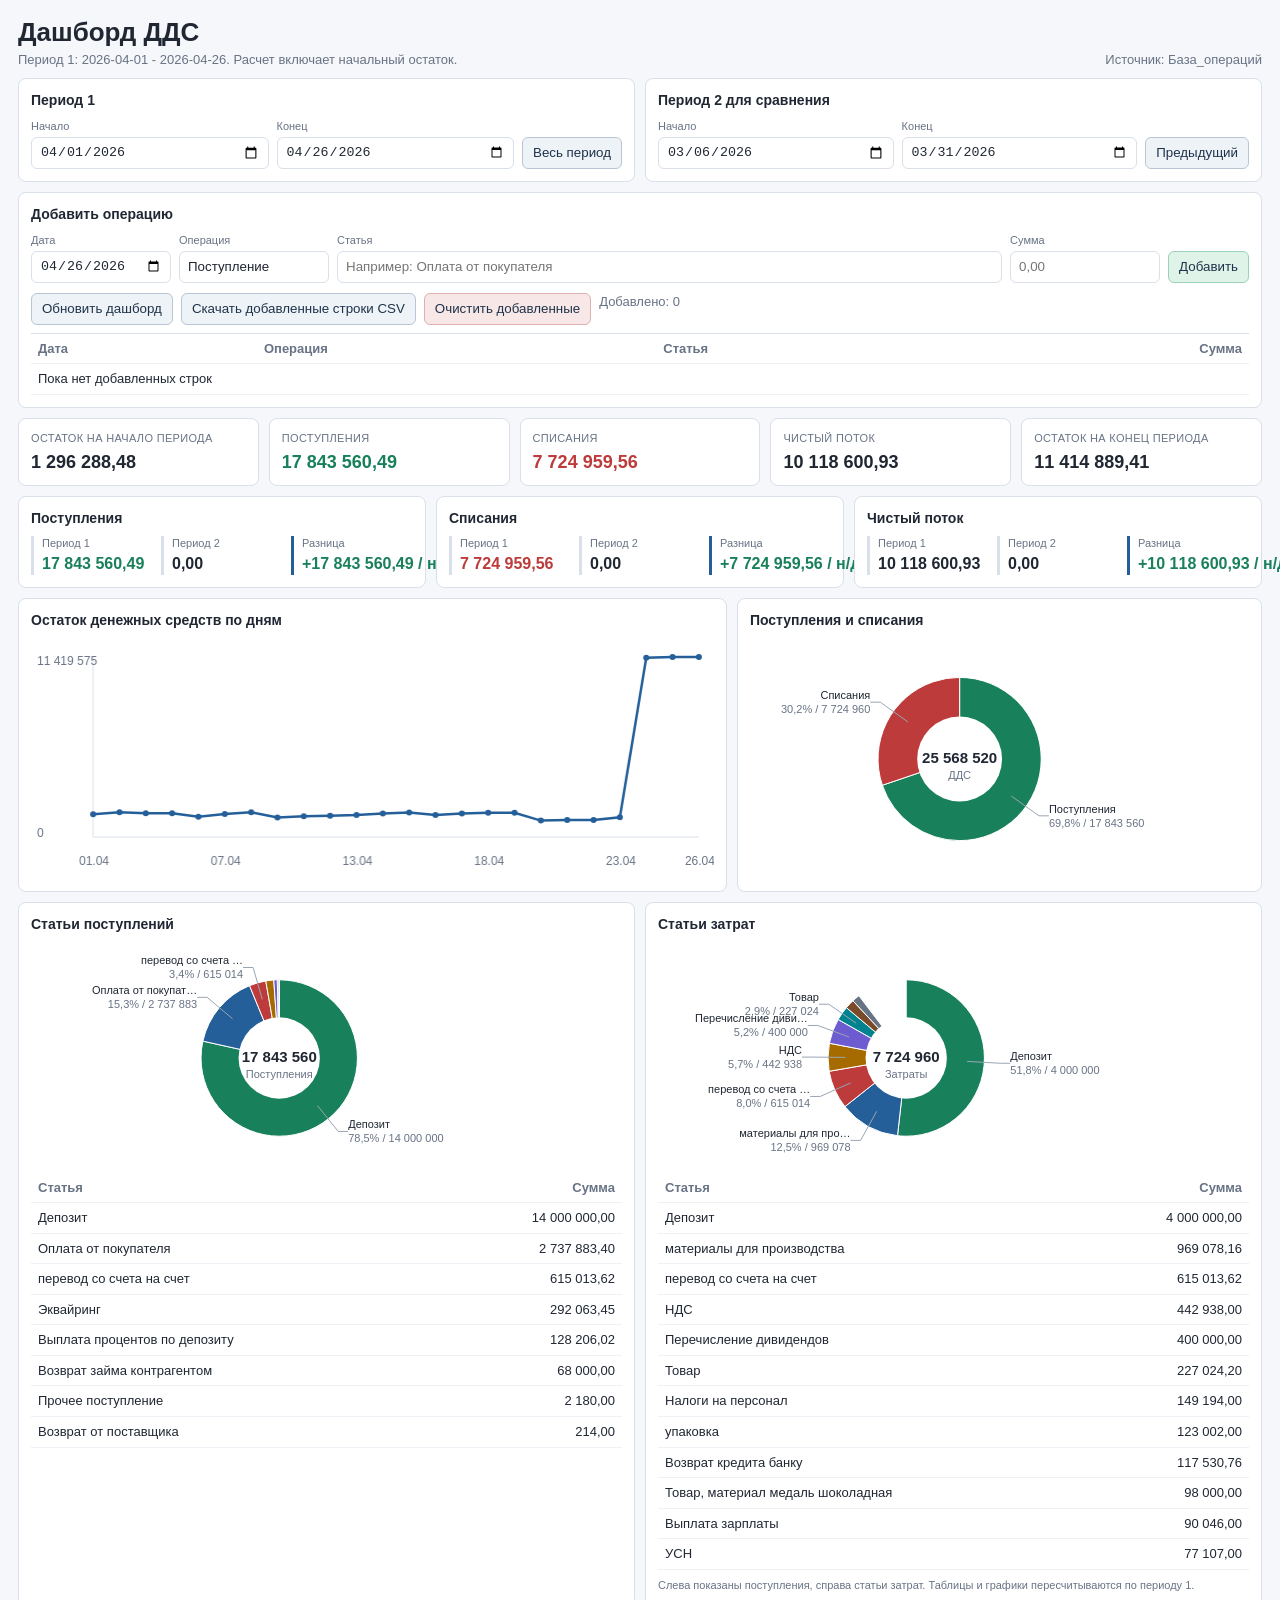
<file: УС- ДДС/ДДС_дашборд.html>
﻿<!doctype html>
<html lang="ru">
<head>
<meta charset="utf-8">
<meta name="viewport" content="width=device-width, initial-scale=1">
<title>Дашборд ДДС</title>
<style>
:root{--bg:#f5f7fa;--panel:#fff;--ink:#202733;--muted:#687385;--line:#d9e0ea;--green:#18805b;--red:#bd3b3b;--blue:#255f99;--amber:#a66b00}
*{box-sizing:border-box}body{margin:0;background:var(--bg);color:var(--ink);font:13px/1.35 "Segoe UI",Arial,sans-serif}main{max-width:1320px;margin:0 auto;padding:18px}
.top{display:flex;justify-content:space-between;gap:14px;align-items:flex-end;margin-bottom:10px}h1{font-size:26px;line-height:1.1;margin:0 0 4px}.muted{color:var(--muted)}
.panel,.kpi{background:var(--panel);border:1px solid var(--line);border-radius:8px}.panel{padding:12px;min-width:0}.panel h2{font-size:14px;margin:0 0 9px}.grid{display:grid;gap:10px}
.filters{grid-template-columns:1fr 1fr;margin-bottom:10px}.filter-row{display:grid;grid-template-columns:1fr 1fr auto;gap:8px;align-items:end}.field label{display:block;color:var(--muted);font-size:11px;margin-bottom:3px}input{width:100%;height:32px;border:1px solid var(--line);border-radius:6px;padding:0 8px;background:#fff;color:var(--ink)}
button{height:32px;border:1px solid #b9c5d4;border-radius:6px;background:#eef3f8;color:#1f334a;padding:0 10px;cursor:pointer}button:hover{background:#e4edf6}.primary{background:#dff3e9;border-color:#9bd2ba}.danger{background:#f8e7e7;border-color:#deb1b1}
.entry-row{display:grid;grid-template-columns:140px 150px 1fr 150px auto;gap:8px;align-items:end}.entry-actions{display:flex;gap:8px;flex-wrap:wrap;margin-top:10px}.added-box{max-height:120px;overflow:auto;margin-top:8px;border-top:1px solid var(--line)}
.kpis{grid-template-columns:repeat(5,minmax(0,1fr));margin-bottom:10px}.kpi{padding:10px 12px}.kpi span{color:var(--muted);font-size:11px;text-transform:uppercase;letter-spacing:.03em}.kpi b{display:block;margin-top:4px;font-size:18px;white-space:nowrap}.pos{color:var(--green)}.neg{color:var(--red)}
.compare{grid-template-columns:1fr 1fr 1fr;margin-bottom:10px}.compare-grid{display:grid;grid-template-columns:1fr 1fr 1fr;gap:8px}.compare-cell{border-left:3px solid var(--line);padding-left:8px;min-width:0}.compare-cell span{display:block;color:var(--muted);font-size:11px}.compare-cell b{display:block;font-size:16px;margin-top:2px;white-space:nowrap}.compare-cell.diff{border-left-color:var(--blue)}.charts{grid-template-columns:1.35fr 1fr}.two{grid-template-columns:1fr 1fr;margin-top:10px}
canvas{width:100%;height:240px;display:block}.two canvas{height:230px}table{width:100%;border-collapse:collapse}td,th{padding:6px 7px;border-bottom:1px solid #edf1f5;text-align:left;vertical-align:top}th{color:var(--muted);font-weight:600}.num{text-align:right;white-space:nowrap}.note{font-size:11px;color:var(--muted);margin-top:8px}
@media (max-width:940px){main{padding:14px}.top{display:block}.filters,.filter-row,.entry-row,.kpis,.compare,.charts,.two{grid-template-columns:1fr}.kpi b{font-size:17px}.compare-grid{grid-template-columns:1fr}}
</style>
</head>
<body>
<main>
  <section class="top">
    <div>
      <h1>Дашборд ДДС</h1>
      <div class="muted" id="periodText">Расчет включает начальный остаток.</div>
    </div>
    <div class="muted">Источник: База_операций</div>
  </section>

  <section class="grid filters">
    <div class="panel">
      <h2>Период 1</h2>
      <div class="filter-row">
        <div class="field"><label>Начало</label><input id="p1Start" type="date"></div>
        <div class="field"><label>Конец</label><input id="p1End" type="date"></div>
        <button id="allPeriod">Весь период</button>
      </div>
    </div>
    <div class="panel">
      <h2>Период 2 для сравнения</h2>
      <div class="filter-row">
        <div class="field"><label>Начало</label><input id="p2Start" type="date"></div>
        <div class="field"><label>Конец</label><input id="p2End" type="date"></div>
        <button id="prevPeriod">Предыдущий</button>
      </div>
    </div>
  </section>

  <section class="panel" style="margin-bottom:10px">
    <h2>Добавить операцию</h2>
    <div class="entry-row">
      <div class="field"><label>Дата</label><input id="newDate" type="date"></div>
      <div class="field"><label>Операция</label><input id="newOperation" list="operationList" value="Поступление"></div>
      <div class="field"><label>Статья</label><input id="newArticle" list="articleList" placeholder="Например: Оплата от покупателя"></div>
      <div class="field"><label>Сумма</label><input id="newAmount" inputmode="decimal" placeholder="0,00"></div>
      <button class="primary" id="addOperation">Добавить</button>
    </div>
    <datalist id="operationList"><option value="Поступление"><option value="Списание"></datalist>
    <datalist id="articleList"></datalist>
    <div class="entry-actions">
      <button id="refreshDashboard">Обновить дашборд</button>
      <button id="exportAdded">Скачать добавленные строки CSV</button>
      <button class="danger" id="clearAdded">Очистить добавленные</button>
      <span class="muted" id="addedCount">Добавлено: 0</span>
    </div>
    <div class="added-box">
      <table><thead><tr><th>Дата</th><th>Операция</th><th>Статья</th><th class="num">Сумма</th></tr></thead><tbody id="addedRows"></tbody></table>
    </div>
  </section>

  <section class="grid kpis">
    <div class="kpi"><span>Остаток на начало периода</span><b id="kStart">0</b></div>
    <div class="kpi"><span>Поступления</span><b id="kIn" class="pos">0</b></div>
    <div class="kpi"><span>Списания</span><b id="kOut" class="neg">0</b></div>
    <div class="kpi"><span>Чистый поток</span><b id="kNet">0</b></div>
    <div class="kpi"><span>Остаток на конец периода</span><b id="kEnd">0</b></div>
  </section>

  <section class="grid compare">
    <div class="panel">
      <h2>Поступления</h2>
      <div class="compare-grid">
        <div class="compare-cell"><span>Период 1</span><b class="pos" id="cInP1">0</b></div>
        <div class="compare-cell"><span>Период 2</span><b id="cInP2">0</b></div>
        <div class="compare-cell diff"><span>Разница</span><b id="cInDelta">0</b></div>
      </div>
    </div>
    <div class="panel">
      <h2>Списания</h2>
      <div class="compare-grid">
        <div class="compare-cell"><span>Период 1</span><b class="neg" id="cOutP1">0</b></div>
        <div class="compare-cell"><span>Период 2</span><b id="cOutP2">0</b></div>
        <div class="compare-cell diff"><span>Разница</span><b id="cOutDelta">0</b></div>
      </div>
    </div>
    <div class="panel">
      <h2>Чистый поток</h2>
      <div class="compare-grid">
        <div class="compare-cell"><span>Период 1</span><b id="cNetP1">0</b></div>
        <div class="compare-cell"><span>Период 2</span><b id="cNetP2">0</b></div>
        <div class="compare-cell diff"><span>Разница</span><b id="cNetDelta">0</b></div>
      </div>
    </div>
  </section>

  <section class="grid charts">
    <div class="panel"><h2>Остаток денежных средств по дням</h2><canvas id="balanceChart"></canvas></div>
    <div class="panel"><h2>Поступления и списания</h2><canvas id="flowChart"></canvas></div>
  </section>

  <section class="grid two">
    <div class="panel">
      <h2>Статьи поступлений</h2>
      <canvas id="incomeChart"></canvas>
      <table><thead><tr><th>Статья</th><th class="num">Сумма</th></tr></thead><tbody id="incomeRows"></tbody></table>
    </div>
    <div class="panel">
      <h2>Статьи затрат</h2>
      <canvas id="expenseChart"></canvas>
      <table><thead><tr><th>Статья</th><th class="num">Сумма</th></tr></thead><tbody id="expenseRows"></tbody></table>
      <div class="note">Слева показаны поступления, справа статьи затрат. Таблицы и графики пересчитываются по периоду 1.</div>
    </div>
  </section>
</main>
<script>
const report = {"initialBalance":1296288.48,"operations":[{"date":"2026-04-01","operation":"Поступление","article":"Оплата от покупателя","inflow":13795,"outflow":0,"net":13795},{"date":"2026-04-01","operation":"Поступление","article":"Оплата от покупателя","inflow":136955,"outflow":0,"net":136955},{"date":"2026-04-01","operation":"Поступление","article":"Оплата от покупателя","inflow":31440,"outflow":0,"net":31440},{"date":"2026-04-01","operation":"Поступление","article":"Оплата от покупателя","inflow":13622,"outflow":0,"net":13622},{"date":"2026-04-01","operation":"Поступление","article":"перевод со счета на счет","inflow":2069.25,"outflow":0,"net":2069.25},{"date":"2026-04-01","operation":"Поступление","article":"перевод со счета на счет","inflow":20543.25,"outflow":0,"net":20543.25},{"date":"2026-04-01","operation":"Поступление","article":"перевод со счета на счет","inflow":4716,"outflow":0,"net":4716},{"date":"2026-04-01","operation":"Поступление","article":"перевод со счета на счет","inflow":2043.3,"outflow":0,"net":2043.3},{"date":"2026-04-01","operation":"Поступление","article":"Эквайринг","inflow":71636.58,"outflow":0,"net":71636.58},{"date":"2026-04-01","operation":"Списание","article":"Возврат кредита банку","inflow":0,"outflow":117530.76,"net":-117530.76},{"date":"2026-04-01","operation":"Списание","article":"Коммунальные услуги","inflow":0,"outflow":481.78,"net":-481.78},{"date":"2026-04-01","operation":"Списание","article":"перевод со счета на счет","inflow":0,"outflow":2043.3,"net":-2043.3},{"date":"2026-04-01","operation":"Списание","article":"перевод со счета на счет","inflow":0,"outflow":2069.25,"net":-2069.25},{"date":"2026-04-01","operation":"Списание","article":"перевод со счета на счет","inflow":0,"outflow":4716,"net":-4716},{"date":"2026-04-01","operation":"Списание","article":"перевод со счета на счет","inflow":0,"outflow":20543.25,"net":-20543.25},{"date":"2026-04-01","operation":"Списание","article":"транспортно-экспедиционные услуги","inflow":0,"outflow":912.2,"net":-912.2},{"date":"2026-04-02","operation":"Поступление","article":"Оплата от покупателя","inflow":53741.5,"outflow":0,"net":53741.5},{"date":"2026-04-02","operation":"Поступление","article":"Оплата от покупателя","inflow":94450,"outflow":0,"net":94450},{"date":"2026-04-02","operation":"Поступление","article":"перевод со счета на счет","inflow":14167.5,"outflow":0,"net":14167.5},{"date":"2026-04-02","operation":"Поступление","article":"перевод со счета на счет","inflow":8061.22,"outflow":0,"net":8061.22},{"date":"2026-04-02","operation":"Поступление","article":"Эквайринг","inflow":5120.48,"outflow":0,"net":5120.48},{"date":"2026-04-02","operation":"Списание","article":"Коммунальные услуги","inflow":0,"outflow":6879.7,"net":-6879.7},{"date":"2026-04-02","operation":"Списание","article":"Коммунальные услуги","inflow":0,"outflow":2407.68,"net":-2407.68},{"date":"2026-04-02","operation":"Списание","article":"перевод со счета на счет","inflow":0,"outflow":8061.22,"net":-8061.22},{"date":"2026-04-02","operation":"Списание","article":"перевод со счета на счет","inflow":0,"outflow":14167.5,"net":-14167.5},{"date":"2026-04-02","operation":"Списание","article":"Подотчет","inflow":0,"outflow":650,"net":-650},{"date":"2026-04-02","operation":"Списание","article":"Программное обеспечение, Каталоги, Лицензии","inflow":0,"outflow":18900,"net":-18900},{"date":"2026-04-02","operation":"Списание","article":"Услуги связи","inflow":0,"outflow":3173.14,"net":-3173.14},{"date":"2026-04-03","operation":"Поступление","article":"Оплата от покупателя","inflow":14112,"outflow":0,"net":14112},{"date":"2026-04-03","operation":"Поступление","article":"перевод со счета на счет","inflow":2116.8,"outflow":0,"net":2116.8},{"date":"2026-04-03","operation":"Поступление","article":"Эквайринг","inflow":2163.92,"outflow":0,"net":2163.92},{"date":"2026-04-03","operation":"Списание","article":"Коммунальные услуги","inflow":0,"outflow":963.56,"net":-963.56},{"date":"2026-04-03","operation":"Списание","article":"материалы для производства","inflow":0,"outflow":35775,"net":-35775},{"date":"2026-04-03","operation":"Списание","article":"перевод со счета на счет","inflow":0,"outflow":2116.8,"net":-2116.8},{"date":"2026-04-03","operation":"Списание","article":"упаковка","inflow":0,"outflow":40122,"net":-40122},{"date":"2026-04-05","operation":"Списание","article":"Подотчет","inflow":0,"outflow":1888.2,"net":-1888.2},{"date":"2026-04-06","operation":"Поступление","article":"Выплата процентов по депозиту","inflow":37838.9,"outflow":0,"net":37838.9},{"date":"2026-04-06","operation":"Поступление","article":"Депозит","inflow":4000000,"outflow":0,"net":4000000},{"date":"2026-04-06","operation":"Поступление","article":"Оплата от покупателя","inflow":8710,"outflow":0,"net":8710},{"date":"2026-04-06","operation":"Поступление","article":"Оплата от покупателя","inflow":240900,"outflow":0,"net":240900},{"date":"2026-04-06","operation":"Поступление","article":"Оплата от покупателя","inflow":18335,"outflow":0,"net":18335},{"date":"2026-04-06","operation":"Поступление","article":"Оплата от покупателя","inflow":6450,"outflow":0,"net":6450},{"date":"2026-04-06","operation":"Поступление","article":"Оплата от покупателя","inflow":5250,"outflow":0,"net":5250},{"date":"2026-04-06","operation":"Поступление","article":"перевод со счета на счет","inflow":787.5,"outflow":0,"net":787.5},{"date":"2026-04-06","operation":"Поступление","article":"перевод со счета на счет","inflow":36135,"outflow":0,"net":36135},{"date":"2026-04-06","operation":"Поступление","article":"перевод со счета на счет","inflow":967.5,"outflow":0,"net":967.5},{"date":"2026-04-06","operation":"Поступление","article":"перевод со счета на счет","inflow":2750.25,"outflow":0,"net":2750.25},{"date":"2026-04-06","operation":"Поступление","article":"перевод со счета на счет","inflow":1306.5,"outflow":0,"net":1306.5},{"date":"2026-04-06","operation":"Поступление","article":"Эквайринг","inflow":6506.36,"outflow":0,"net":6506.36},{"date":"2026-04-06","operation":"Списание","article":"Депозит","inflow":0,"outflow":4000000,"net":-4000000},{"date":"2026-04-06","operation":"Списание","article":"Комиссия банка","inflow":0,"outflow":2500,"net":-2500},{"date":"2026-04-06","operation":"Списание","article":"Коммунальные услуги","inflow":0,"outflow":244.37,"net":-244.37},{"date":"2026-04-06","operation":"Списание","article":"материалы для производства","inflow":0,"outflow":61160,"net":-61160},{"date":"2026-04-06","operation":"Списание","article":"Налоги на персонал","inflow":0,"outflow":59770,"net":-59770},{"date":"2026-04-06","operation":"Списание","article":"перевод со счета на счет","inflow":0,"outflow":967.5,"net":-967.5},{"date":"2026-04-06","operation":"Списание","article":"перевод со счета на счет","inflow":0,"outflow":36135,"net":-36135},{"date":"2026-04-06","operation":"Списание","article":"перевод со счета на счет","inflow":0,"outflow":2750.25,"net":-2750.25},{"date":"2026-04-06","operation":"Списание","article":"перевод со счета на счет","inflow":0,"outflow":787.5,"net":-787.5},{"date":"2026-04-06","operation":"Списание","article":"перевод со счета на счет","inflow":0,"outflow":1306.5,"net":-1306.5},{"date":"2026-04-06","operation":"Списание","article":"Перечисление дивидендов","inflow":0,"outflow":200000,"net":-200000},{"date":"2026-04-06","operation":"Списание","article":"Перечисление дивидендов","inflow":0,"outflow":200000,"net":-200000},{"date":"2026-04-06","operation":"Списание","article":"Товар","inflow":0,"outflow":7740,"net":-7740},{"date":"2026-04-06","operation":"Списание","article":"транспортно-экспедиционные услуги","inflow":0,"outflow":3.85,"net":-3.85},{"date":"2026-04-06","operation":"Списание","article":"Услуги связи","inflow":0,"outflow":7438.71,"net":-7438.71},{"date":"2026-04-07","operation":"Поступление","article":"Оплата от покупателя","inflow":160711,"outflow":0,"net":160711},{"date":"2026-04-07","operation":"Поступление","article":"Оплата от покупателя","inflow":7600,"outflow":0,"net":7600},{"date":"2026-04-07","operation":"Поступление","article":"Оплата от покупателя","inflow":6600,"outflow":0,"net":6600},{"date":"2026-04-07","operation":"Поступление","article":"перевод со счета на счет","inflow":990,"outflow":0,"net":990},{"date":"2026-04-07","operation":"Поступление","article":"перевод со счета на счет","inflow":1140,"outflow":0,"net":1140},{"date":"2026-04-07","operation":"Поступление","article":"перевод со счета на счет","inflow":24106.65,"outflow":0,"net":24106.65},{"date":"2026-04-07","operation":"Поступление","article":"Эквайринг","inflow":4959.99,"outflow":0,"net":4959.99},{"date":"2026-04-07","operation":"Списание","article":"Госпошлины, штрафы","inflow":0,"outflow":1125,"net":-1125},{"date":"2026-04-07","operation":"Списание","article":"материалы для производства","inflow":0,"outflow":3500,"net":-3500},{"date":"2026-04-07","operation":"Списание","article":"перевод со счета на счет","inflow":0,"outflow":24106.65,"net":-24106.65},{"date":"2026-04-07","operation":"Списание","article":"перевод со счета на счет","inflow":0,"outflow":1140,"net":-1140},{"date":"2026-04-07","operation":"Списание","article":"перевод со счета на счет","inflow":0,"outflow":990,"net":-990},{"date":"2026-04-08","operation":"Поступление","article":"Оплата от покупателя","inflow":30660,"outflow":0,"net":30660},{"date":"2026-04-08","operation":"Поступление","article":"Оплата от покупателя","inflow":3024,"outflow":0,"net":3024},{"date":"2026-04-08","operation":"Поступление","article":"Оплата от покупателя","inflow":162680,"outflow":0,"net":162680},{"date":"2026-04-08","operation":"Поступление","article":"Оплата от покупателя","inflow":9000,"outflow":0,"net":9000},{"date":"2026-04-08","operation":"Поступление","article":"перевод со счета на счет","inflow":940,"outflow":0,"net":940},{"date":"2026-04-08","operation":"Поступление","article":"перевод со счета на счет","inflow":4599,"outflow":0,"net":4599},{"date":"2026-04-08","operation":"Поступление","article":"перевод со счета на счет","inflow":1350,"outflow":0,"net":1350},{"date":"2026-04-08","operation":"Поступление","article":"перевод со счета на счет","inflow":453.6,"outflow":0,"net":453.6},{"date":"2026-04-08","operation":"Поступление","article":"перевод со счета на счет","inflow":24402,"outflow":0,"net":24402},{"date":"2026-04-08","operation":"Поступление","article":"Эквайринг","inflow":1021.16,"outflow":0,"net":1021.16},{"date":"2026-04-08","operation":"Списание","article":"Курьерская доставка","inflow":0,"outflow":695.4,"net":-695.4},{"date":"2026-04-08","operation":"Списание","article":"материалы для производства","inflow":0,"outflow":92167.68,"net":-92167.68},{"date":"2026-04-08","operation":"Списание","article":"перевод со счета на счет","inflow":0,"outflow":1350,"net":-1350},{"date":"2026-04-08","operation":"Списание","article":"перевод со счета на счет","inflow":0,"outflow":453.6,"net":-453.6},{"date":"2026-04-08","operation":"Списание","article":"перевод со счета на счет","inflow":0,"outflow":4599,"net":-4599},{"date":"2026-04-08","operation":"Списание","article":"перевод со счета на счет","inflow":0,"outflow":24402,"net":-24402},{"date":"2026-04-08","operation":"Списание","article":"перевод со счета на счет","inflow":0,"outflow":940,"net":-940},{"date":"2026-04-08","operation":"Списание","article":"услуги печати","inflow":0,"outflow":7000,"net":-7000},{"date":"2026-04-09","operation":"Поступление","article":"Оплата от покупателя","inflow":40805,"outflow":0,"net":40805},{"date":"2026-04-09","operation":"Поступление","article":"Оплата от покупателя","inflow":16750,"outflow":0,"net":16750},{"date":"2026-04-09","operation":"Поступление","article":"Оплата от покупателя","inflow":10745,"outflow":0,"net":10745},{"date":"2026-04-09","operation":"Поступление","article":"Оплата от покупателя","inflow":12000,"outflow":0,"net":12000},{"date":"2026-04-09","operation":"Поступление","article":"Оплата от покупателя","inflow":41450,"outflow":0,"net":41450},{"date":"2026-04-09","operation":"Поступление","article":"перевод со счета на счет","inflow":6120.75,"outflow":0,"net":6120.75},{"date":"2026-04-09","operation":"Поступление","article":"перевод со счета на счет","inflow":2512.5,"outflow":0,"net":2512.5},{"date":"2026-04-09","operation":"Поступление","article":"перевод со счета на счет","inflow":6217.5,"outflow":0,"net":6217.5},{"date":"2026-04-09","operation":"Поступление","article":"перевод со счета на счет","inflow":1611.75,"outflow":0,"net":1611.75},{"date":"2026-04-09","operation":"Поступление","article":"перевод со счета на счет","inflow":1800,"outflow":0,"net":1800},{"date":"2026-04-09","operation":"Поступление","article":"Эквайринг","inflow":4347.3,"outflow":0,"net":4347.3},{"date":"2026-04-09","operation":"Списание","article":"Выплата зарплаты","inflow":0,"outflow":90046,"net":-90046},{"date":"2026-04-09","operation":"Списание","article":"Коммунальные услуги","inflow":0,"outflow":2526.46,"net":-2526.46},{"date":"2026-04-09","operation":"Списание","article":"Коммунальные услуги","inflow":0,"outflow":2104.52,"net":-2104.52},{"date":"2026-04-09","operation":"Списание","article":"материалы для производства","inflow":0,"outflow":277171.48,"net":-277171.48},{"date":"2026-04-09","operation":"Списание","article":"Налоги на персонал","inflow":0,"outflow":62100,"net":-62100},{"date":"2026-04-09","operation":"Списание","article":"Налоги на персонал","inflow":0,"outflow":13454,"net":-13454},{"date":"2026-04-09","operation":"Списание","article":"Налоги на персонал","inflow":0,"outflow":414,"net":-414},{"date":"2026-04-09","operation":"Списание","article":"перевод со счета на счет","inflow":0,"outflow":1611.75,"net":-1611.75},{"date":"2026-04-09","operation":"Списание","article":"перевод со счета на счет","inflow":0,"outflow":6120.75,"net":-6120.75},{"date":"2026-04-09","operation":"Списание","article":"перевод со счета на счет","inflow":0,"outflow":1800,"net":-1800},{"date":"2026-04-09","operation":"Списание","article":"перевод со счета на счет","inflow":0,"outflow":6217.5,"net":-6217.5},{"date":"2026-04-09","operation":"Списание","article":"перевод со счета на счет","inflow":0,"outflow":2512.5,"net":-2512.5},{"date":"2026-04-09","operation":"Списание","article":"Подотчет","inflow":0,"outflow":11055.72,"net":-11055.72},{"date":"2026-04-10","operation":"Поступление","article":"Оплата от покупателя","inflow":17096.1,"outflow":0,"net":17096.1},{"date":"2026-04-10","operation":"Поступление","article":"Оплата от покупателя","inflow":28285,"outflow":0,"net":28285},{"date":"2026-04-10","operation":"Поступление","article":"Оплата от покупателя","inflow":16230,"outflow":0,"net":16230},{"date":"2026-04-10","operation":"Поступление","article":"Оплата от покупателя","inflow":23955,"outflow":0,"net":23955},{"date":"2026-04-10","operation":"Поступление","article":"Оплата от покупателя","inflow":34425,"outflow":0,"net":34425},{"date":"2026-04-10","operation":"Поступление","article":"перевод со счета на счет","inflow":5163.75,"outflow":0,"net":5163.75},{"date":"2026-04-10","operation":"Поступление","article":"перевод со счета на счет","inflow":2434.5,"outflow":0,"net":2434.5},{"date":"2026-04-10","operation":"Поступление","article":"перевод со счета на счет","inflow":3593.25,"outflow":0,"net":3593.25},{"date":"2026-04-10","operation":"Поступление","article":"перевод со счета на счет","inflow":4242.75,"outflow":0,"net":4242.75},{"date":"2026-04-10","operation":"Поступление","article":"перевод со счета на счет","inflow":2564.41,"outflow":0,"net":2564.41},{"date":"2026-04-10","operation":"Поступление","article":"Эквайринг","inflow":2363.29,"outflow":0,"net":2363.29},{"date":"2026-04-10","operation":"Списание","article":"оборудование для печати и расходники","inflow":0,"outflow":16191,"net":-16191},{"date":"2026-04-10","operation":"Списание","article":"перевод со счета на счет","inflow":0,"outflow":5163.75,"net":-5163.75},{"date":"2026-04-10","operation":"Списание","article":"перевод со счета на счет","inflow":0,"outflow":2564.41,"net":-2564.41},{"date":"2026-04-10","operation":"Списание","article":"перевод со счета на счет","inflow":0,"outflow":3593.25,"net":-3593.25},{"date":"2026-04-10","operation":"Списание","article":"перевод со счета на счет","inflow":0,"outflow":4242.75,"net":-4242.75},{"date":"2026-04-10","operation":"Списание","article":"перевод со счета на счет","inflow":0,"outflow":2434.5,"net":-2434.5},{"date":"2026-04-10","operation":"Списание","article":"упаковка","inflow":0,"outflow":28902.5,"net":-28902.5},{"date":"2026-04-12","operation":"Поступление","article":"Оплата от покупателя","inflow":27474.3,"outflow":0,"net":27474.3},{"date":"2026-04-12","operation":"Поступление","article":"перевод со счета на счет","inflow":4121.14,"outflow":0,"net":4121.14},{"date":"2026-04-12","operation":"Списание","article":"перевод со счета на счет","inflow":0,"outflow":4121.14,"net":-4121.14},{"date":"2026-04-13","operation":"Поступление","article":"Оплата от покупателя","inflow":47614,"outflow":0,"net":47614},{"date":"2026-04-13","operation":"Поступление","article":"Оплата от покупателя","inflow":59755.5,"outflow":0,"net":59755.5},{"date":"2026-04-13","operation":"Поступление","article":"перевод со счета на счет","inflow":7142.1,"outflow":0,"net":7142.1},{"date":"2026-04-13","operation":"Поступление","article":"перевод со счета на счет","inflow":8963.32,"outflow":0,"net":8963.32},{"date":"2026-04-13","operation":"Поступление","article":"Эквайринг","inflow":5042.67,"outflow":0,"net":5042.67},{"date":"2026-04-13","operation":"Списание","article":"Без статьи","inflow":0,"outflow":1999.98,"net":-1999.98},{"date":"2026-04-13","operation":"Списание","article":"Консультационные услуги","inflow":0,"outflow":61697,"net":-61697},{"date":"2026-04-13","operation":"Списание","article":"перевод со счета на счет","inflow":0,"outflow":7142.1,"net":-7142.1},{"date":"2026-04-13","operation":"Списание","article":"перевод со счета на счет","inflow":0,"outflow":8963.32,"net":-8963.32},{"date":"2026-04-13","operation":"Списание","article":"транспортно-экспедиционные услуги","inflow":0,"outflow":1691.39,"net":-1691.39},{"date":"2026-04-14","operation":"Поступление","article":"Оплата от покупателя","inflow":10660,"outflow":0,"net":10660},{"date":"2026-04-14","operation":"Поступление","article":"Оплата от покупателя","inflow":26040,"outflow":0,"net":26040},{"date":"2026-04-14","operation":"Поступление","article":"Оплата от покупателя","inflow":18000,"outflow":0,"net":18000},{"date":"2026-04-14","operation":"Поступление","article":"Оплата от покупателя","inflow":9190,"outflow":0,"net":9190},{"date":"2026-04-14","operation":"Поступление","article":"перевод со счета на счет","inflow":3906,"outflow":0,"net":3906},{"date":"2026-04-14","operation":"Поступление","article":"перевод со счета на счет","inflow":1378.5,"outflow":0,"net":1378.5},{"date":"2026-04-14","operation":"Поступление","article":"перевод со счета на счет","inflow":2700,"outflow":0,"net":2700},{"date":"2026-04-14","operation":"Поступление","article":"перевод со счета на счет","inflow":1599,"outflow":0,"net":1599},{"date":"2026-04-14","operation":"Поступление","article":"Эквайринг","inflow":44995.98,"outflow":0,"net":44995.98},{"date":"2026-04-14","operation":"Списание","article":"Коммунальные услуги","inflow":0,"outflow":4759,"net":-4759},{"date":"2026-04-14","operation":"Списание","article":"Коммунальные услуги","inflow":0,"outflow":3569,"net":-3569},{"date":"2026-04-14","operation":"Списание","article":"Коммунальные услуги","inflow":0,"outflow":2301.88,"net":-2301.88},{"date":"2026-04-14","operation":"Списание","article":"перевод со счета на счет","inflow":0,"outflow":2700,"net":-2700},{"date":"2026-04-14","operation":"Списание","article":"перевод со счета на счет","inflow":0,"outflow":3906,"net":-3906},{"date":"2026-04-14","operation":"Списание","article":"перевод со счета на счет","inflow":0,"outflow":1378.5,"net":-1378.5},{"date":"2026-04-14","operation":"Списание","article":"перевод со счета на счет","inflow":0,"outflow":1599,"net":-1599},{"date":"2026-04-14","operation":"Списание","article":"Подотчет","inflow":0,"outflow":1703.56,"net":-1703.56},{"date":"2026-04-15","operation":"Поступление","article":"Оплата от покупателя","inflow":7394.1,"outflow":0,"net":7394.1},{"date":"2026-04-15","operation":"Поступление","article":"Оплата от покупателя","inflow":5455,"outflow":0,"net":5455},{"date":"2026-04-15","operation":"Поступление","article":"Оплата от покупателя","inflow":98000,"outflow":0,"net":98000},{"date":"2026-04-15","operation":"Поступление","article":"Оплата от покупателя","inflow":7516.6,"outflow":0,"net":7516.6},{"date":"2026-04-15","operation":"Поступление","article":"Оплата от покупателя","inflow":18185,"outflow":0,"net":18185},{"date":"2026-04-15","operation":"Поступление","article":"перевод со счета на счет","inflow":1127.49,"outflow":0,"net":1127.49},{"date":"2026-04-15","operation":"Поступление","article":"перевод со счета на счет","inflow":1109.11,"outflow":0,"net":1109.11},{"date":"2026-04-15","operation":"Поступление","article":"перевод со счета на счет","inflow":818.25,"outflow":0,"net":818.25},{"date":"2026-04-15","operation":"Поступление","article":"перевод со счета на счет","inflow":14700,"outflow":0,"net":14700},{"date":"2026-04-15","operation":"Поступление","article":"перевод со счета на счет","inflow":2727.75,"outflow":0,"net":2727.75},{"date":"2026-04-15","operation":"Поступление","article":"Прочее поступление","inflow":990,"outflow":0,"net":990},{"date":"2026-04-15","operation":"Поступление","article":"Прочее поступление","inflow":1190,"outflow":0,"net":1190},{"date":"2026-04-15","operation":"Поступление","article":"Эквайринг","inflow":729.41,"outflow":0,"net":729.41},{"date":"2026-04-15","operation":"Поступление","article":"Эквайринг","inflow":6491.74,"outflow":0,"net":6491.74},{"date":"2026-04-15","operation":"Списание","article":"перевод со счета на счет","inflow":0,"outflow":1109.11,"net":-1109.11},{"date":"2026-04-15","operation":"Списание","article":"перевод со счета на счет","inflow":0,"outflow":818.25,"net":-818.25},{"date":"2026-04-15","operation":"Списание","article":"перевод со счета на счет","inflow":0,"outflow":2727.75,"net":-2727.75},{"date":"2026-04-15","operation":"Списание","article":"перевод со счета на счет","inflow":0,"outflow":1127.49,"net":-1127.49},{"date":"2026-04-15","operation":"Списание","article":"перевод со счета на счет","inflow":0,"outflow":14700,"net":-14700},{"date":"2026-04-15","operation":"Списание","article":"Подотчет","inflow":0,"outflow":900,"net":-900},{"date":"2026-04-15","operation":"Списание","article":"Прочее списание","inflow":0,"outflow":38671.37,"net":-38671.37},{"date":"2026-04-15","operation":"Списание","article":"Прочее списание","inflow":0,"outflow":22648.82,"net":-22648.82},{"date":"2026-04-15","operation":"Списание","article":"Товар","inflow":0,"outflow":13150,"net":-13150},{"date":"2026-04-15","operation":"Списание","article":"услуги печати","inflow":0,"outflow":3500,"net":-3500},{"date":"2026-04-16","operation":"Поступление","article":"Оплата от покупателя","inflow":10090,"outflow":0,"net":10090},{"date":"2026-04-16","operation":"Поступление","article":"Оплата от покупателя","inflow":10000,"outflow":0,"net":10000},{"date":"2026-04-16","operation":"Поступление","article":"перевод со счета на счет","inflow":1513.5,"outflow":0,"net":1513.5},{"date":"2026-04-16","operation":"Поступление","article":"перевод со счета на счет","inflow":1500,"outflow":0,"net":1500},{"date":"2026-04-16","operation":"Поступление","article":"Эквайринг","inflow":57485.48,"outflow":0,"net":57485.48},{"date":"2026-04-16","operation":"Списание","article":"перевод со счета на счет","inflow":0,"outflow":1500,"net":-1500},{"date":"2026-04-16","operation":"Списание","article":"перевод со счета на счет","inflow":0,"outflow":1513.5,"net":-1513.5},{"date":"2026-04-16","operation":"Списание","article":"Подотчет","inflow":0,"outflow":2111.77,"net":-2111.77},{"date":"2026-04-16","operation":"Списание","article":"Подотчет","inflow":0,"outflow":750,"net":-750},{"date":"2026-04-16","operation":"Списание","article":"Товар","inflow":0,"outflow":129742.2,"net":-129742.2},{"date":"2026-04-16","operation":"Списание","article":"Товар, материал медаль шоколадная","inflow":0,"outflow":98000,"net":-98000},{"date":"2026-04-17","operation":"Поступление","article":"Оплата от покупателя","inflow":56903.5,"outflow":0,"net":56903.5},{"date":"2026-04-17","operation":"Поступление","article":"Оплата от покупателя","inflow":105516.5,"outflow":0,"net":105516.5},{"date":"2026-04-17","operation":"Поступление","article":"Оплата от покупателя","inflow":65749.5,"outflow":0,"net":65749.5},{"date":"2026-04-17","operation":"Поступление","article":"Оплата от покупателя","inflow":5200,"outflow":0,"net":5200},{"date":"2026-04-17","operation":"Поступление","article":"Оплата от покупателя","inflow":28538,"outflow":0,"net":28538},{"date":"2026-04-17","operation":"Поступление","article":"Оплата от покупателя","inflow":95085.5,"outflow":0,"net":95085.5},{"date":"2026-04-17","operation":"Поступление","article":"Оплата от покупателя","inflow":4320,"outflow":0,"net":4320},{"date":"2026-04-17","operation":"Поступление","article":"Оплата от покупателя","inflow":18200,"outflow":0,"net":18200},{"date":"2026-04-17","operation":"Поступление","article":"Оплата от покупателя","inflow":20400,"outflow":0,"net":20400},{"date":"2026-04-17","operation":"Поступление","article":"Оплата от покупателя","inflow":3700,"outflow":0,"net":3700},{"date":"2026-04-17","operation":"Поступление","article":"Оплата от покупателя","inflow":122390,"outflow":0,"net":122390},{"date":"2026-04-17","operation":"Поступление","article":"перевод со счета на счет","inflow":15827.47,"outflow":0,"net":15827.47},{"date":"2026-04-17","operation":"Поступление","article":"перевод со счета на счет","inflow":8535.52,"outflow":0,"net":8535.52},{"date":"2026-04-17","operation":"Поступление","article":"перевод со счета на счет","inflow":18358.5,"outflow":0,"net":18358.5},{"date":"2026-04-17","operation":"Поступление","article":"перевод со счета на счет","inflow":9862.42,"outflow":0,"net":9862.42},{"date":"2026-04-17","operation":"Поступление","article":"перевод со счета на счет","inflow":2730,"outflow":0,"net":2730},{"date":"2026-04-17","operation":"Поступление","article":"перевод со счета на счет","inflow":3060,"outflow":0,"net":3060},{"date":"2026-04-17","operation":"Поступление","article":"перевод со счета на счет","inflow":648,"outflow":0,"net":648},{"date":"2026-04-17","operation":"Поступление","article":"перевод со счета на счет","inflow":555,"outflow":0,"net":555},{"date":"2026-04-17","operation":"Поступление","article":"Эквайринг","inflow":953.1,"outflow":0,"net":953.1},{"date":"2026-04-17","operation":"Поступление","article":"Эквайринг","inflow":40686.61,"outflow":0,"net":40686.61},{"date":"2026-04-17","operation":"Списание","article":"материалы для производства","inflow":0,"outflow":153100,"net":-153100},{"date":"2026-04-17","operation":"Списание","article":"материалы для производства","inflow":0,"outflow":258204,"net":-258204},{"date":"2026-04-17","operation":"Списание","article":"перевод со счета на счет","inflow":0,"outflow":555,"net":-555},{"date":"2026-04-17","operation":"Списание","article":"перевод со счета на счет","inflow":0,"outflow":8535.52,"net":-8535.52},{"date":"2026-04-17","operation":"Списание","article":"перевод со счета на счет","inflow":0,"outflow":9862.42,"net":-9862.42},{"date":"2026-04-17","operation":"Списание","article":"перевод со счета на счет","inflow":0,"outflow":15827.47,"net":-15827.47},{"date":"2026-04-17","operation":"Списание","article":"перевод со счета на счет","inflow":0,"outflow":648,"net":-648},{"date":"2026-04-17","operation":"Списание","article":"перевод со счета на счет","inflow":0,"outflow":18358.5,"net":-18358.5},{"date":"2026-04-17","operation":"Списание","article":"перевод со счета на счет","inflow":0,"outflow":3060,"net":-3060},{"date":"2026-04-17","operation":"Списание","article":"перевод со счета на счет","inflow":0,"outflow":2730,"net":-2730},{"date":"2026-04-17","operation":"Списание","article":"Подотчет","inflow":0,"outflow":10849,"net":-10849},{"date":"2026-04-17","operation":"Списание","article":"Товар","inflow":0,"outflow":33800,"net":-33800},{"date":"2026-04-17","operation":"Списание","article":"упаковка","inflow":0,"outflow":19350.5,"net":-19350.5},{"date":"2026-04-18","operation":"Поступление","article":"Оплата от покупателя","inflow":41238.4,"outflow":0,"net":41238.4},{"date":"2026-04-18","operation":"Поступление","article":"перевод со счета на счет","inflow":6185.76,"outflow":0,"net":6185.76},{"date":"2026-04-18","operation":"Списание","article":"перевод со счета на счет","inflow":0,"outflow":6185.76,"net":-6185.76},{"date":"2026-04-19","operation":"Списание","article":"Подотчет","inflow":0,"outflow":864,"net":-864},{"date":"2026-04-20","operation":"Поступление","article":"Оплата от покупателя","inflow":45740,"outflow":0,"net":45740},{"date":"2026-04-20","operation":"Поступление","article":"Оплата от покупателя","inflow":2636.2,"outflow":0,"net":2636.2},{"date":"2026-04-20","operation":"Поступление","article":"перевод со счета на счет","inflow":200000,"outflow":0,"net":200000},{"date":"2026-04-20","operation":"Поступление","article":"перевод со счета на счет","inflow":6861,"outflow":0,"net":6861},{"date":"2026-04-20","operation":"Поступление","article":"перевод со счета на счет","inflow":395.43,"outflow":0,"net":395.43},{"date":"2026-04-20","operation":"Поступление","article":"Эквайринг","inflow":7110.8,"outflow":0,"net":7110.8},{"date":"2026-04-20","operation":"Списание","article":"Комиссия банка","inflow":0,"outflow":1190,"net":-1190},{"date":"2026-04-20","operation":"Списание","article":"материалы для производства","inflow":0,"outflow":19000,"net":-19000},{"date":"2026-04-20","operation":"Списание","article":"НДС","inflow":0,"outflow":442938,"net":-442938},{"date":"2026-04-20","operation":"Списание","article":"перевод со счета на счет","inflow":0,"outflow":395.43,"net":-395.43},{"date":"2026-04-20","operation":"Списание","article":"перевод со счета на счет","inflow":0,"outflow":6861,"net":-6861},{"date":"2026-04-20","operation":"Списание","article":"перевод со счета на счет","inflow":0,"outflow":200000,"net":-200000},{"date":"2026-04-20","operation":"Списание","article":"транспортно-экспедиционные услуги","inflow":0,"outflow":3.38,"net":-3.38},{"date":"2026-04-20","operation":"Списание","article":"УСН","inflow":0,"outflow":77107,"net":-77107},{"date":"2026-04-20","operation":"Списание","article":"Хозрасходы, офисные расходы, мебель","inflow":0,"outflow":6980,"net":-6980},{"date":"2026-04-21","operation":"Поступление","article":"Оплата от покупателя","inflow":4000,"outflow":0,"net":4000},{"date":"2026-04-21","operation":"Поступление","article":"Оплата от покупателя","inflow":7020,"outflow":0,"net":7020},{"date":"2026-04-21","operation":"Поступление","article":"Оплата от покупателя","inflow":22490,"outflow":0,"net":22490},{"date":"2026-04-21","operation":"Поступление","article":"перевод со счета на счет","inflow":1053,"outflow":0,"net":1053},{"date":"2026-04-21","operation":"Поступление","article":"перевод со счета на счет","inflow":3373.5,"outflow":0,"net":3373.5},{"date":"2026-04-21","operation":"Поступление","article":"перевод со счета на счет","inflow":600,"outflow":0,"net":600},{"date":"2026-04-21","operation":"Поступление","article":"перевод со счета на счет","inflow":30000,"outflow":0,"net":30000},{"date":"2026-04-21","operation":"Поступление","article":"Эквайринг","inflow":5682.6,"outflow":0,"net":5682.6},{"date":"2026-04-21","operation":"Списание","article":"Курьерская доставка","inflow":0,"outflow":9413.8,"net":-9413.8},{"date":"2026-04-21","operation":"Списание","article":"перевод со счета на счет","inflow":0,"outflow":600,"net":-600},{"date":"2026-04-21","operation":"Списание","article":"перевод со счета на счет","inflow":0,"outflow":1053,"net":-1053},{"date":"2026-04-21","operation":"Списание","article":"перевод со счета на счет","inflow":0,"outflow":3373.5,"net":-3373.5},{"date":"2026-04-21","operation":"Списание","article":"перевод со счета на счет","inflow":0,"outflow":30000,"net":-30000},{"date":"2026-04-22","operation":"Поступление","article":"Возврат от поставщика","inflow":214,"outflow":0,"net":214},{"date":"2026-04-22","operation":"Поступление","article":"Оплата от покупателя","inflow":5000,"outflow":0,"net":5000},{"date":"2026-04-22","operation":"Поступление","article":"Оплата от покупателя","inflow":56903.5,"outflow":0,"net":56903.5},{"date":"2026-04-22","operation":"Поступление","article":"Оплата от покупателя","inflow":11760,"outflow":0,"net":11760},{"date":"2026-04-22","operation":"Поступление","article":"Оплата от покупателя","inflow":10000,"outflow":0,"net":10000},{"date":"2026-04-22","operation":"Поступление","article":"Оплата от покупателя","inflow":17370,"outflow":0,"net":17370},{"date":"2026-04-22","operation":"Поступление","article":"перевод со счета на счет","inflow":2605.5,"outflow":0,"net":2605.5},{"date":"2026-04-22","operation":"Поступление","article":"перевод со счета на счет","inflow":1500,"outflow":0,"net":1500},{"date":"2026-04-22","operation":"Поступление","article":"перевод со счета на счет","inflow":750,"outflow":0,"net":750},{"date":"2026-04-22","operation":"Поступление","article":"перевод со счета на счет","inflow":1764,"outflow":0,"net":1764},{"date":"2026-04-22","operation":"Поступление","article":"перевод со счета на счет","inflow":8535.52,"outflow":0,"net":8535.52},{"date":"2026-04-22","operation":"Поступление","article":"Эквайринг","inflow":10634.83,"outflow":0,"net":10634.83},{"date":"2026-04-22","operation":"Списание","article":"Аренда складских помещений","inflow":0,"outflow":21600,"net":-21600},{"date":"2026-04-22","operation":"Списание","article":"Аренда складских помещений","inflow":0,"outflow":8700,"net":-8700},{"date":"2026-04-22","operation":"Списание","article":"материалы для производства","inflow":0,"outflow":24000,"net":-24000},{"date":"2026-04-22","operation":"Списание","article":"перевод со счета на счет","inflow":0,"outflow":1764,"net":-1764},{"date":"2026-04-22","operation":"Списание","article":"перевод со счета на счет","inflow":0,"outflow":8535.52,"net":-8535.52},{"date":"2026-04-22","operation":"Списание","article":"перевод со счета на счет","inflow":0,"outflow":1500,"net":-1500},{"date":"2026-04-22","operation":"Списание","article":"перевод со счета на счет","inflow":0,"outflow":2605.5,"net":-2605.5},{"date":"2026-04-22","operation":"Списание","article":"перевод со счета на счет","inflow":0,"outflow":750,"net":-750},{"date":"2026-04-22","operation":"Списание","article":"Подотчет","inflow":0,"outflow":2360,"net":-2360},{"date":"2026-04-22","operation":"Списание","article":"Программное обеспечение, Каталоги, Лицензии","inflow":0,"outflow":11500,"net":-11500},{"date":"2026-04-22","operation":"Списание","article":"Товар","inflow":0,"outflow":104,"net":-104},{"date":"2026-04-22","operation":"Списание","article":"Товар","inflow":0,"outflow":2555,"net":-2555},{"date":"2026-04-22","operation":"Списание","article":"Товар","inflow":0,"outflow":32193,"net":-32193},{"date":"2026-04-22","operation":"Списание","article":"Товар","inflow":0,"outflow":7740,"net":-7740},{"date":"2026-04-23","operation":"Поступление","article":"Возврат займа контрагентом","inflow":68000,"outflow":0,"net":68000},{"date":"2026-04-23","operation":"Поступление","article":"Оплата от покупателя","inflow":30138,"outflow":0,"net":30138},{"date":"2026-04-23","operation":"Поступление","article":"Оплата от покупателя","inflow":5000,"outflow":0,"net":5000},{"date":"2026-04-23","operation":"Поступление","article":"Оплата от покупателя","inflow":27498.8,"outflow":0,"net":27498.8},{"date":"2026-04-23","operation":"Поступление","article":"Оплата от покупателя","inflow":4770,"outflow":0,"net":4770},{"date":"2026-04-23","operation":"Поступление","article":"Оплата от покупателя","inflow":9745,"outflow":0,"net":9745},{"date":"2026-04-23","operation":"Поступление","article":"Оплата от покупателя","inflow":11680,"outflow":0,"net":11680},{"date":"2026-04-23","operation":"Поступление","article":"Оплата от покупателя","inflow":18750,"outflow":0,"net":18750},{"date":"2026-04-23","operation":"Поступление","article":"Оплата от покупателя","inflow":10000,"outflow":0,"net":10000},{"date":"2026-04-23","operation":"Поступление","article":"перевод со счета на счет","inflow":1752,"outflow":0,"net":1752},{"date":"2026-04-23","operation":"Поступление","article":"перевод со счета на счет","inflow":4520.7,"outflow":0,"net":4520.7},{"date":"2026-04-23","operation":"Поступление","article":"перевод со счета на счет","inflow":715.5,"outflow":0,"net":715.5},{"date":"2026-04-23","operation":"Поступление","article":"перевод со счета на счет","inflow":4124.82,"outflow":0,"net":4124.82},{"date":"2026-04-23","operation":"Поступление","article":"перевод со счета на счет","inflow":750,"outflow":0,"net":750},{"date":"2026-04-23","operation":"Поступление","article":"перевод со счета на счет","inflow":1461.75,"outflow":0,"net":1461.75},{"date":"2026-04-23","operation":"Поступление","article":"перевод со счета на счет","inflow":1500,"outflow":0,"net":1500},{"date":"2026-04-23","operation":"Поступление","article":"перевод со счета на счет","inflow":2812.5,"outflow":0,"net":2812.5},{"date":"2026-04-23","operation":"Поступление","article":"Эквайринг","inflow":8305.58,"outflow":0,"net":8305.58},{"date":"2026-04-23","operation":"Списание","article":"перевод со счета на счет","inflow":0,"outflow":750,"net":-750},{"date":"2026-04-23","operation":"Списание","article":"перевод со счета на счет","inflow":0,"outflow":2812.5,"net":-2812.5},{"date":"2026-04-23","operation":"Списание","article":"перевод со счета на счет","inflow":0,"outflow":4520.7,"net":-4520.7},{"date":"2026-04-23","operation":"Списание","article":"перевод со счета на счет","inflow":0,"outflow":715.5,"net":-715.5},{"date":"2026-04-23","operation":"Списание","article":"перевод со счета на счет","inflow":0,"outflow":1752,"net":-1752},{"date":"2026-04-23","operation":"Списание","article":"перевод со счета на счет","inflow":0,"outflow":4124.82,"net":-4124.82},{"date":"2026-04-23","operation":"Списание","article":"перевод со счета на счет","inflow":0,"outflow":1500,"net":-1500},{"date":"2026-04-23","operation":"Списание","article":"перевод со счета на счет","inflow":0,"outflow":1461.75,"net":-1461.75},{"date":"2026-04-23","operation":"Списание","article":"услуги печати","inflow":0,"outflow":14000,"net":-14000},{"date":"2026-04-24","operation":"Поступление","article":"Выплата процентов по депозиту","inflow":90367.12,"outflow":0,"net":90367.12},{"date":"2026-04-24","operation":"Поступление","article":"Депозит","inflow":10000000,"outflow":0,"net":10000000},{"date":"2026-04-24","operation":"Поступление","article":"Оплата от покупателя","inflow":18943.4,"outflow":0,"net":18943.4},{"date":"2026-04-24","operation":"Поступление","article":"Оплата от покупателя","inflow":56871,"outflow":0,"net":56871},{"date":"2026-04-24","operation":"Поступление","article":"Оплата от покупателя","inflow":3206.25,"outflow":0,"net":3206.25},{"date":"2026-04-24","operation":"Поступление","article":"Оплата от покупателя","inflow":6800,"outflow":0,"net":6800},{"date":"2026-04-24","operation":"Поступление","article":"Оплата от покупателя","inflow":48568.75,"outflow":0,"net":48568.75},{"date":"2026-04-24","operation":"Поступление","article":"Оплата от покупателя","inflow":72000,"outflow":0,"net":72000},{"date":"2026-04-24","operation":"Поступление","article":"перевод со счета на счет","inflow":480.93,"outflow":0,"net":480.93},{"date":"2026-04-24","operation":"Поступление","article":"перевод со счета на счет","inflow":1020,"outflow":0,"net":1020},{"date":"2026-04-24","operation":"Поступление","article":"перевод со счета на счет","inflow":10800,"outflow":0,"net":10800},{"date":"2026-04-24","operation":"Поступление","article":"перевод со счета на счет","inflow":2841.51,"outflow":0,"net":2841.51},{"date":"2026-04-24","operation":"Поступление","article":"перевод со счета на счет","inflow":8530.65,"outflow":0,"net":8530.65},{"date":"2026-04-24","operation":"Поступление","article":"Эквайринг","inflow":5825.57,"outflow":0,"net":5825.57},{"date":"2026-04-24","operation":"Списание","article":"Курьерская доставка","inflow":0,"outflow":22270.18,"net":-22270.18},{"date":"2026-04-24","operation":"Списание","article":"материалы для производства","inflow":0,"outflow":45000,"net":-45000},{"date":"2026-04-24","operation":"Списание","article":"Налоги на персонал","inflow":0,"outflow":13456,"net":-13456},{"date":"2026-04-24","operation":"Списание","article":"перевод со счета на счет","inflow":0,"outflow":2841.51,"net":-2841.51},{"date":"2026-04-24","operation":"Списание","article":"перевод со счета на счет","inflow":0,"outflow":1020,"net":-1020},{"date":"2026-04-24","operation":"Списание","article":"перевод со счета на счет","inflow":0,"outflow":10800,"net":-10800},{"date":"2026-04-24","operation":"Списание","article":"перевод со счета на счет","inflow":0,"outflow":8530.65,"net":-8530.65},{"date":"2026-04-24","operation":"Списание","article":"перевод со счета на счет","inflow":0,"outflow":480.93,"net":-480.93},{"date":"2026-04-24","operation":"Списание","article":"Программное обеспечение, Каталоги, Лицензии","inflow":0,"outflow":2230,"net":-2230},{"date":"2026-04-24","operation":"Списание","article":"транспортно-экспедиционные услуги","inflow":0,"outflow":63400,"net":-63400},{"date":"2026-04-24","operation":"Списание","article":"упаковка","inflow":0,"outflow":34627,"net":-34627},{"date":"2026-04-25","operation":"Поступление","article":"Оплата от покупателя","inflow":48600,"outflow":0,"net":48600},{"date":"2026-04-25","operation":"Поступление","article":"перевод со счета на счет","inflow":7290,"outflow":0,"net":7290},{"date":"2026-04-25","operation":"Списание","article":"перевод со счета на счет","inflow":0,"outflow":7290,"net":-7290},{"date":"2026-04-25","operation":"Списание","article":"Подотчет","inflow":0,"outflow":2534.4,"net":-2534.4},{"date":"2026-04-26","operation":"Списание","article":"Подотчет","inflow":0,"outflow":4686,"net":-4686}]};
const baseOps = report.operations.map(o => ({...o, day: new Date(o.date + 'T00:00:00'), source:'base'}));
let addedOps = JSON.parse(localStorage.getItem('ddsAddedOperations') || '[]').map(o => ({...o, day: new Date(o.date + 'T00:00:00'), source:'manual'}));
let ops = [];
const initialBalance = report.initialBalance;
const money = v => new Intl.NumberFormat('ru-RU', {maximumFractionDigits: 0}).format(v || 0);
const money2 = v => new Intl.NumberFormat('ru-RU', {minimumFractionDigits: 2, maximumFractionDigits: 2}).format(v || 0);
const byId = id => document.getElementById(id);
let minDate = '', maxDate = '';

function rebuildOps(){
  ops = [...baseOps, ...addedOps].sort((a,b)=>a.date.localeCompare(b.date));
  minDate = ops.reduce((m,o)=>!m || o.date < m ? o.date : m, '');
  maxDate = ops.reduce((m,o)=>!m || o.date > m ? o.date : m, '');
}
function parseAmount(text){
  const clean = String(text || '').replace(/\s/g,'').replace(',', '.').replace(/[^0-9.-]/g,'');
  return Math.abs(Number(clean) || 0);
}
function saveAdded(){
  localStorage.setItem('ddsAddedOperations', JSON.stringify(addedOps.map(({day,source,...o})=>o)));
}
function updateArticleList(){
  const articles = [...new Set(ops.map(o=>o.article).filter(Boolean))].sort((a,b)=>a.localeCompare(b,'ru'));
  byId('articleList').innerHTML = articles.map(a=>`<option value="${a}">`).join('');
}
function renderAddedRows(){
  byId('addedCount').textContent = `Добавлено: ${addedOps.length}`;
  byId('addedRows').innerHTML = addedOps.slice().reverse().slice(0,20).map(o=>`<tr><td>${o.date}</td><td>${o.operation}</td><td>${o.article}</td><td class="num">${money2(o.inflow || o.outflow)}</td></tr>`).join('') || '<tr><td colspan="4">Пока нет добавленных строк</td></tr>';
}

function readRange(prefix){ return {start: byId(prefix+'Start').value || minDate, end: byId(prefix+'End').value || maxDate}; }
function inRange(o, r){ return o.date >= r.start && o.date <= r.end; }
function balanceBefore(date){ return initialBalance + ops.filter(o => o.date < date).reduce((s,o)=>s+o.net,0); }
function summarize(range){
  const rows = ops.filter(o => inRange(o, range));
  const inflow = rows.reduce((s,o)=>s+o.inflow,0), outflow = rows.reduce((s,o)=>s+o.outflow,0);
  const net = inflow - outflow, start = balanceBefore(range.start), end = start + net;
  return {rows, inflow, outflow, net, start, end};
}
function groupArticles(rows, key){
  const map = new Map();
  rows.filter(o=>o[key]>0).forEach(o=>map.set(o.article, (map.get(o.article)||0)+o[key]));
  return [...map].map(([Article,Amount])=>({Article,Amount})).sort((a,b)=>b.Amount-a.Amount);
}
function dailyRows(range){
  const dates = [...new Set(ops.filter(o=>inRange(o,range)).map(o=>o.date))].sort();
  let running = balanceBefore(range.start);
  return dates.map(d=>{
    const rows = ops.filter(o=>o.date===d);
    const inflow = rows.reduce((s,o)=>s+o.inflow,0), outflow = rows.reduce((s,o)=>s+o.outflow,0);
    const net = inflow - outflow; running += net;
    return {Date:d, Label:d.slice(8,10)+'.'+d.slice(5,7), Inflow:inflow, Outflow:outflow, Net:net, Balance:running};
  });
}
function pct(a,b){ if(!b) return a ? 'н/д' : '0%'; return ((a-b)/Math.abs(b)*100).toFixed(1).replace('.', ',') + '%'; }
function deltaText(a,b){ const diff=a-b; return (diff>=0?'+':'') + money2(diff) + ' / ' + pct(a,b); }
function setCompare(prefix, a, b){
  byId(prefix+'P1').textContent = money2(a);
  byId(prefix+'P2').textContent = money2(b);
  const delta = byId(prefix+'Delta');
  delta.textContent = deltaText(a, b);
  delta.className = a - b >= 0 ? 'pos' : 'neg';
}
function tableRows(id, rows){
  byId(id).innerHTML = rows.slice(0,12).map(r=>`<tr><td>${r.Article}</td><td class="num">${money2(r.Amount)}</td></tr>`).join('') || '<tr><td colspan="2">Нет данных</td></tr>';
}
function setup(canvas){ const dpr=window.devicePixelRatio||1, rect=canvas.getBoundingClientRect(); canvas.width=Math.max(1,rect.width*dpr); canvas.height=Math.max(1,rect.height*dpr); const ctx=canvas.getContext('2d'); ctx.setTransform(dpr,0,0,dpr,0,0); ctx.clearRect(0,0,rect.width,rect.height); return {ctx,w:rect.width,h:rect.height}; }
function axes(ctx,w,h,p){ ctx.strokeStyle='#d9e0ea'; ctx.lineWidth=1; ctx.beginPath(); ctx.moveTo(p.l,p.t); ctx.lineTo(p.l,h-p.b); ctx.lineTo(w-p.r,h-p.b); ctx.stroke(); }
function lineChart(id, rows, key, color){
  const {ctx,w,h}=setup(byId(id)), p={l:62,r:16,t:18,b:42}; axes(ctx,w,h,p); if(!rows.length) return;
  const vals=rows.map(r=>r[key]), min=Math.min(...vals,0), max=Math.max(...vals,1);
  const x=i=>p.l+(w-p.l-p.r)*(rows.length===1?0:i/(rows.length-1)), y=v=>h-p.b-(h-p.t-p.b)*((v-min)/(max-min||1));
  ctx.strokeStyle=color; ctx.lineWidth=2.5; ctx.beginPath(); rows.forEach((r,i)=>i?ctx.lineTo(x(i),y(r[key])):ctx.moveTo(x(i),y(r[key]))); ctx.stroke();
  ctx.fillStyle=color; rows.forEach((r,i)=>{ctx.beginPath();ctx.arc(x(i),y(r[key]),3,0,Math.PI*2);ctx.fill()});
  ctx.fillStyle='#687385'; ctx.font='12px Segoe UI, Arial'; ctx.fillText(money(max),6,p.t+8); ctx.fillText(money(min),6,h-p.b);
  rows.forEach((r,i)=>{if(i===0||i===rows.length-1||i%5===0)ctx.fillText(r.Label,x(i)-14,h-14)});
}
const palette = ['#18805b','#255f99','#bd3b3b','#a66b00','#6d5bd0','#00838f','#7a4b2a','#677483','#c2410c','#2f855a','#8b5cf6'];
function pieChart(id, rows, options={}){
  const {ctx,w,h}=setup(byId(id)); if(!rows.length) return;
  const total=rows.reduce((s,r)=>s+r.Amount,0); if(!total) return;
  const donut = options.donut !== false;
  const cx=w*.42, cy=h*.5, radius=Math.max(54, Math.min(w*.25,h*.34));
  let start=-Math.PI/2;
  ctx.font='11px Segoe UI, Arial'; ctx.lineWidth=1;
  rows.slice(0,8).forEach((r,i)=>{
    const val=r.Amount, angle=val/total*Math.PI*2, end=start+angle, mid=start+angle/2;
    ctx.beginPath(); ctx.moveTo(cx,cy); ctx.arc(cx,cy,radius,start,end); ctx.closePath();
    ctx.fillStyle=options.colors ? options.colors[i%options.colors.length] : palette[i%palette.length]; ctx.fill();
    ctx.strokeStyle='#fff'; ctx.stroke();
    if(angle>.18){
      const sx=cx+Math.cos(mid)*radius*.78, sy=cy+Math.sin(mid)*radius*.78;
      const ex=cx+Math.cos(mid)*(radius+16), ey=cy+Math.sin(mid)*(radius+16);
      const labelRight = Math.cos(mid) >= 0;
      const lx=ex+(labelRight?10:-10), ly=ey;
      ctx.strokeStyle='#9aa5b4'; ctx.beginPath(); ctx.moveTo(sx,sy); ctx.lineTo(ex,ey); ctx.lineTo(lx,ly); ctx.stroke();
      ctx.fillStyle='#202733'; ctx.textAlign=labelRight?'left':'right';
      const percent=(val/total*100).toFixed(1).replace('.', ',')+'%';
      const label=r.Article.length>18?r.Article.slice(0,17)+'…':r.Article;
      ctx.fillText(label, lx, ly-3); ctx.fillStyle='#687385'; ctx.fillText(percent+' / '+money(val), lx, ly+11);
    }
    start=end;
  });
  if(donut){
    ctx.beginPath(); ctx.arc(cx,cy,radius*.52,0,Math.PI*2); ctx.fillStyle='#fff'; ctx.fill();
    ctx.textAlign='center'; ctx.fillStyle='#202733'; ctx.font='700 15px Segoe UI, Arial'; ctx.fillText(money(total),cx,cy+4);
    ctx.font='11px Segoe UI, Arial'; ctx.fillStyle='#687385'; ctx.fillText(options.center || 'Итого',cx,cy+20);
  }
}
function flowPieChart(id, inflow, outflow){
  pieChart(id, [
    {Article:'Поступления', Amount:inflow},
    {Article:'Списания', Amount:outflow}
  ], {colors:['#18805b','#bd3b3b'], center:'ДДС'});
}
function setDefaults(){
  rebuildOps();
  byId('p1Start').value=minDate; byId('p1End').value=maxDate;
  byId('newDate').value=maxDate;
  const start=new Date(minDate+'T00:00:00'), end=new Date(maxDate+'T00:00:00'), days=Math.round((end-start)/86400000)+1;
  const p2End=new Date(start); p2End.setDate(p2End.getDate()-1); const p2Start=new Date(p2End); p2Start.setDate(p2Start.getDate()-days+1);
  byId('p2Start').value=p2Start.toISOString().slice(0,10); byId('p2End').value=p2End.toISOString().slice(0,10);
  updateArticleList(); renderAddedRows();
}
function render(){
  rebuildOps(); updateArticleList(); renderAddedRows();
  if(!byId('p1Start').value) byId('p1Start').value=minDate;
  if(!byId('p1End').value) byId('p1End').value=maxDate;
  const r1=readRange('p1'), r2=readRange('p2'), s1=summarize(r1), s2=summarize(r2), days=dailyRows(r1);
  byId('periodText').textContent=`Период 1: ${r1.start} - ${r1.end}. Расчет включает начальный остаток.`;
  byId('kStart').textContent=money2(s1.start); byId('kIn').textContent=money2(s1.inflow); byId('kOut').textContent=money2(s1.outflow); byId('kNet').textContent=money2(s1.net); byId('kEnd').textContent=money2(s1.end);
  setCompare('cIn', s1.inflow, s2.inflow); setCompare('cOut', s1.outflow, s2.outflow); setCompare('cNet', s1.net, s2.net);
  const income=groupArticles(s1.rows,'inflow'), expense=groupArticles(s1.rows,'outflow');
  tableRows('incomeRows', income); tableRows('expenseRows', expense);
  lineChart('balanceChart', days, 'Balance', '#255f99'); flowPieChart('flowChart', s1.inflow, s1.outflow); pieChart('incomeChart', income, {center:'Поступления'}); pieChart('expenseChart', expense, {center:'Затраты'});
}
function addManualOperation(){
  const date = byId('newDate').value;
  const operation = byId('newOperation').value.trim();
  const article = byId('newArticle').value.trim() || 'Без статьи';
  const amount = parseAmount(byId('newAmount').value);
  if(!date || !['Поступление','Списание'].includes(operation) || amount <= 0){
    alert('Заполните дату, операцию и сумму больше нуля.');
    return;
  }
  addedOps.push({
    date,
    operation,
    article,
    inflow: operation === 'Поступление' ? amount : 0,
    outflow: operation === 'Списание' ? amount : 0,
    net: operation === 'Поступление' ? amount : -amount,
    day: new Date(date + 'T00:00:00'),
    source: 'manual'
  });
  saveAdded();
  byId('newArticle').value='';
  byId('newAmount').value='';
  byId('p1End').value = date > (byId('p1End').value || '') ? date : byId('p1End').value;
  render();
}
function exportAddedCsv(){
  const header = 'Дата;Операция;Статья;Сумма\n';
  const rows = addedOps.map(o => [o.date,o.operation,o.article,String(o.inflow || o.outflow).replace('.', ',')].map(v=>`"${String(v).replace(/"/g,'""')}"`).join(';')).join('\n');
  const blob = new Blob(['\ufeff' + header + rows], {type:'text/csv;charset=utf-8'});
  const url = URL.createObjectURL(blob);
  const a = document.createElement('a');
  a.href = url; a.download = 'dds_added_operations.csv'; a.click();
  URL.revokeObjectURL(url);
}
byId('allPeriod').addEventListener('click',()=>{byId('p1Start').value=minDate;byId('p1End').value=maxDate;render()});
byId('prevPeriod').addEventListener('click',()=>{const s=new Date(byId('p1Start').value+'T00:00:00'), e=new Date(byId('p1End').value+'T00:00:00'), days=Math.round((e-s)/86400000)+1, p2e=new Date(s);p2e.setDate(p2e.getDate()-1);const p2s=new Date(p2e);p2s.setDate(p2s.getDate()-days+1);byId('p2Start').value=p2s.toISOString().slice(0,10);byId('p2End').value=p2e.toISOString().slice(0,10);render()});
['p1Start','p1End','p2Start','p2End'].forEach(id=>byId(id).addEventListener('change',render));
byId('addOperation').addEventListener('click', addManualOperation);
byId('refreshDashboard').addEventListener('click', render);
byId('exportAdded').addEventListener('click', exportAddedCsv);
byId('clearAdded').addEventListener('click',()=>{ if(confirm('Очистить все строки, добавленные в этом дашборде?')){ addedOps=[]; saveAdded(); render(); }});
window.addEventListener('resize',render);
setDefaults(); render();
</script>
</body>
</html>
</file>
<file: var2/styles.css>
:root {
  --bg: #f4f1ea;
  --panel: #fffdf8;
  --ink: #1f2528;
  --muted: #667075;
  --line: #d8d1c3;
  --accent: #0f766e;
  --accent-dark: #0b504b;
  --warn: #b45309;
  --danger: #b91c1c;
  --blue: #2563eb;
  --shadow: 0 18px 55px rgba(35, 40, 42, 0.12);
  font-family: Inter, "Segoe UI", Arial, sans-serif;
}

* {
  box-sizing: border-box;
}

body {
  margin: 0;
  min-height: 100vh;
  overflow: hidden;
  color: var(--ink);
  background:
    linear-gradient(90deg, rgba(15, 118, 110, 0.08) 0 1px, transparent 1px 100%),
    linear-gradient(rgba(15, 118, 110, 0.06) 0 1px, transparent 1px 100%),
    var(--bg);
  background-size: 44px 44px;
}

button,
input {
  font: inherit;
}

button {
  cursor: pointer;
}

.app-shell {
  display: grid;
  grid-template-columns: 280px minmax(0, 1fr) 380px;
  height: 100vh;
  overflow: hidden;
}

.sidebar {
  display: flex;
  flex-direction: column;
  gap: 14px;
  min-height: 0;
  padding: 14px 14px;
  border-right: 1px solid var(--line);
  background: rgba(255, 253, 248, 0.84);
  backdrop-filter: blur(10px);
}

.brand {
  display: flex;
  gap: 12px;
  align-items: center;
}

.brand-mark {
  display: grid;
  grid-template-columns: repeat(3, 8px);
  align-items: end;
  gap: 4px;
  width: 42px;
  height: 42px;
  padding: 8px;
  border: 1px solid var(--line);
  border-radius: 8px;
  background: #fff;
}

.brand-mark span {
  display: block;
  width: 8px;
  border-radius: 2px 2px 0 0;
  background: var(--accent);
}

.brand-mark span:nth-child(1) { height: 14px; }
.brand-mark span:nth-child(2) { height: 22px; background: var(--blue); }
.brand-mark span:nth-child(3) { height: 28px; background: var(--warn); }

.eyebrow {
  margin: 0 0 4px;
  color: var(--muted);
  font-size: 12px;
  font-weight: 700;
  text-transform: uppercase;
}

h1,
h2,
h3,
p {
  margin-top: 0;
}

h1 {
  margin-bottom: 0;
  font-size: 27px;
}

h2 {
  margin-bottom: 0;
  font-size: 23px;
  line-height: 1.2;
}

.score-card {
  padding: 12px;
  border: 1px solid var(--line);
  border-radius: 8px;
  background: #fff;
}

.score-card p {
  margin-bottom: 6px;
  color: var(--muted);
  font-size: 13px;
}

.score-card strong {
  display: block;
  margin-bottom: 8px;
  font-size: 23px;
}

.risk-meter,
.progress-track {
  overflow: hidden;
  height: 8px;
  border-radius: 999px;
  background: #e7e1d6;
}

.risk-meter span,
.progress-track span {
  display: block;
  width: 0;
  height: 100%;
  border-radius: inherit;
  background: var(--accent);
  transition: width 0.25s ease, background 0.25s ease;
}

.section-nav {
  display: grid;
  gap: 5px;
  min-height: 0;
}

.section-button {
  display: grid;
  grid-template-columns: 26px minmax(0, 1fr) auto;
  align-items: center;
  gap: 8px;
  width: 100%;
  padding: 8px;
  border: 1px solid transparent;
  border-radius: 8px;
  color: var(--ink);
  background: transparent;
  text-align: left;
}

.section-button.is-active {
  border-color: var(--accent);
  background: #e8f3ef;
}

.section-button span:first-child {
  display: grid;
  place-items: center;
  width: 26px;
  height: 26px;
  border-radius: 6px;
  color: #fff;
  background: var(--accent);
  font-size: 12px;
  font-weight: 800;
}

.section-button span:nth-child(2) {
  overflow: hidden;
  font-size: 13px;
  font-weight: 700;
  text-overflow: ellipsis;
  white-space: nowrap;
}

.section-button small {
  color: var(--muted);
  font-size: 12px;
}

.workspace {
  display: flex;
  flex-direction: column;
  min-width: 0;
  min-height: 0;
  height: 100vh;
  padding: 14px 22px;
}

.topbar,
.step-actions,
.progress-row {
  display: flex;
  align-items: center;
  justify-content: space-between;
  gap: 16px;
}

.topbar-actions {
  display: flex;
  gap: 10px;
}

.icon-button,
.primary-action,
.secondary-action {
  min-height: 38px;
  border-radius: 8px;
  font-weight: 800;
}

.icon-button {
  width: 44px;
  border: 1px solid var(--line);
  background: #fff;
  font-size: 22px;
}

.primary-action {
  border: 1px solid var(--accent-dark);
  color: #fff;
  background: var(--accent);
  padding: 0 18px;
}

.secondary-action {
  border: 1px solid var(--line);
  color: var(--ink);
  background: #fff;
  padding: 0 18px;
}

.progress-row {
  margin: 12px 0 10px;
}

.progress-track {
  flex: 1;
}

#progress-label {
  width: 74px;
  color: var(--muted);
  font-size: 13px;
  font-weight: 700;
  text-align: right;
}

.question-panel {
  flex: 1;
  min-height: 0;
  overflow: hidden;
  padding: 22px 28px;
  border: 1px solid var(--line);
  border-radius: 8px;
  background: var(--panel);
  box-shadow: var(--shadow);
}

.question-meta {
  display: flex;
  flex-wrap: wrap;
  gap: 8px;
  margin-bottom: 14px;
}

.pill {
  display: inline-flex;
  align-items: center;
  min-height: 28px;
  padding: 0 10px;
  border: 1px solid var(--line);
  border-radius: 999px;
  color: var(--muted);
  background: #fff;
  font-size: 12px;
  font-weight: 800;
}

.question-title {
  max-width: 760px;
  margin-bottom: 18px;
  font-size: 27px;
  line-height: 1.22;
}

.option-grid {
  display: grid;
  grid-template-columns: repeat(2, minmax(0, 1fr));
  gap: 10px;
}

.option {
  min-height: 56px;
  padding: 12px 16px;
  border: 1px solid var(--line);
  border-radius: 8px;
  background: #fff;
  text-align: left;
  transition: border-color 0.2s ease, transform 0.2s ease, box-shadow 0.2s ease;
}

.option:hover {
  transform: translateY(-1px);
  border-color: var(--accent);
}

.option.is-selected {
  border-color: var(--accent-dark);
  box-shadow: 0 0 0 3px rgba(15, 118, 110, 0.14);
}

.option strong {
  display: block;
  line-height: 1.25;
}

.option small {
  display: block;
  margin-top: 5px;
  color: var(--muted);
}

.input-field {
  display: grid;
  gap: 8px;
  max-width: 520px;
}

.input-field label {
  color: var(--muted);
  font-size: 13px;
  font-weight: 800;
}

.input-field input {
  min-height: 48px;
  border: 1px solid var(--line);
  border-radius: 8px;
  padding: 0 14px;
}

.step-actions {
  margin-top: 10px;
}

.result-pane {
  display: flex;
  flex-direction: column;
  gap: 10px;
  min-height: 0;
  height: 100vh;
  overflow: hidden;
  padding: 14px 14px;
  border-left: 1px solid var(--line);
  background: #f9f7f1;
}

.result-visual {
  position: relative;
  overflow: hidden;
  height: 92px;
  border: 1px solid var(--line);
  border-radius: 8px;
  background: #fff;
}

.visual-grid {
  display: grid;
  grid-template-columns: repeat(4, 1fr);
  grid-auto-rows: 23px;
  opacity: 0.76;
}

.visual-grid span {
  border-right: 1px solid #ece5d8;
  border-bottom: 1px solid #ece5d8;
}

.visual-line {
  position: absolute;
  left: 20px;
  right: 20px;
  bottom: 27px;
  height: 44px;
  border-left: 5px solid var(--accent);
  border-bottom: 5px solid var(--accent);
  transform: skew(-22deg);
}

.result-box {
  padding: 12px 14px;
  border: 1px solid var(--line);
  border-radius: 8px;
  background: #fff;
}

.result-box h3 {
  margin-bottom: 6px;
  font-size: 19px;
}

.result-box p {
  margin-bottom: 8px;
}

.metric {
  display: grid;
  grid-template-columns: 1fr auto;
  gap: 10px;
  padding: 7px 0;
  border-bottom: 1px solid #ebe5d9;
}

.metric:last-child {
  border-bottom: 0;
}

.metric span {
  color: var(--muted);
}

.metric strong {
  text-align: right;
}

.recommendations {
  display: grid;
  gap: 7px;
  margin: 10px 0 0;
  padding: 0;
  list-style: none;
}

.recommendations li {
  padding: 8px 10px;
  border-left: 4px solid var(--accent);
  border-radius: 6px;
  background: #eef7f3;
  font-size: 13px;
}

.note {
  color: var(--muted);
  font-size: 13px;
  line-height: 1.45;
}

@media (max-width: 1180px) {
  .app-shell {
    grid-template-columns: 240px minmax(0, 1fr);
  }

  .result-pane {
    grid-column: 1 / -1;
    border-left: 0;
    border-top: 1px solid var(--line);
  }
}

@media (max-width: 760px) {
  .app-shell {
    display: block;
  }

  .sidebar,
  .workspace,
  .result-pane {
    padding: 18px;
  }

  .sidebar {
    border-right: 0;
    border-bottom: 1px solid var(--line);
  }

  .section-nav {
    grid-template-columns: repeat(2, minmax(0, 1fr));
  }

  .question-panel {
    min-height: auto;
    padding: 20px;
  }

  .question-title {
    font-size: 23px;
  }

  .option-grid {
    grid-template-columns: 1fr;
  }

  .topbar,
  .step-actions {
    align-items: stretch;
    flex-direction: column;
  }

  .topbar-actions,
  .step-actions button {
    width: 100%;
  }

  .primary-action,
  .secondary-action {
    width: 100%;
  }
}

/* Pearlescent liquid design */
:root {
  --bg: #0f8797;
  --panel: rgba(255, 255, 255, 0.72);
  --ink: #17313a;
  --muted: #58747d;
  --line: rgba(255, 255, 255, 0.58);
  --accent: #00a9b7;
  --accent-dark: #007c8d;
  --warn: #f5b47d;
  --danger: #c4526c;
  --blue: #7f9cff;
  --shadow: 0 22px 70px rgba(0, 94, 116, 0.22);
  font-family: Inter, "Segoe UI", Arial, sans-serif;
}

body {
  position: relative;
  background:
    radial-gradient(circle at 14% 8%, rgba(0, 217, 199, 0.75), transparent 28%),
    radial-gradient(circle at 78% 16%, rgba(255, 218, 153, 0.72), transparent 24%),
    radial-gradient(circle at 68% 66%, rgba(165, 137, 255, 0.66), transparent 34%),
    linear-gradient(135deg, #07879a 0%, #1ec8c0 36%, #92b1ff 68%, #ffd4a7 100%);
}

body::before,
body::after {
  position: fixed;
  inset: -18%;
  pointer-events: none;
  content: "";
}

body::before {
  opacity: 0.92;
  filter: blur(22px) saturate(1.35);
  background:
    radial-gradient(ellipse at 18% 24%, rgba(6, 142, 153, 0.88), transparent 34%),
    radial-gradient(ellipse at 44% 36%, rgba(133, 232, 228, 0.6), transparent 28%),
    radial-gradient(ellipse at 66% 30%, rgba(226, 191, 255, 0.48), transparent 32%),
    radial-gradient(ellipse at 82% 78%, rgba(255, 212, 150, 0.54), transparent 27%),
    conic-gradient(from 150deg at 50% 50%, #00a8ba, #63e7dd, #a798ff, #ffc995, #00a8ba);
}

body::after {
  opacity: 0.48;
  mix-blend-mode: screen;
  background:
    linear-gradient(115deg, transparent 0 18%, rgba(255, 246, 222, 0.62) 20%, transparent 23% 48%, rgba(255, 255, 255, 0.44) 51%, transparent 54%),
    repeating-linear-gradient(115deg, rgba(255, 255, 255, 0.18) 0 1px, transparent 1px 18px);
  transform: rotate(-7deg) scale(1.08);
}

.app-shell {
  position: relative;
  z-index: 1;
  gap: 14px;
  padding: 14px;
  background: transparent;
}

.sidebar,
.workspace,
.result-pane {
  position: relative;
  z-index: 1;
  border: 1px solid rgba(255, 255, 255, 0.52);
  border-radius: 8px;
  background:
    linear-gradient(145deg, rgba(255, 255, 255, 0.76), rgba(255, 255, 255, 0.42)),
    rgba(255, 255, 255, 0.34);
  box-shadow: var(--shadow), inset 0 1px 0 rgba(255, 255, 255, 0.74);
  backdrop-filter: blur(22px) saturate(1.35);
}

.sidebar {
  border-right: 1px solid rgba(255, 255, 255, 0.52);
}

.result-pane {
  border-left: 1px solid rgba(255, 255, 255, 0.52);
}

.brand-mark,
.score-card,
.question-panel,
.result-box,
.result-visual,
.option,
.pill,
.icon-button,
.primary-action,
.secondary-action {
  border-color: rgba(255, 255, 255, 0.62);
  background:
    linear-gradient(145deg, rgba(255, 255, 255, 0.84), rgba(255, 255, 255, 0.52)),
    rgba(255, 255, 255, 0.42);
  box-shadow: inset 0 1px 0 rgba(255, 255, 255, 0.76);
  backdrop-filter: blur(16px) saturate(1.3);
}

.brand-mark {
  background:
    linear-gradient(145deg, rgba(255, 255, 255, 0.85), rgba(147, 234, 226, 0.58)),
    rgba(255, 255, 255, 0.52);
}

.brand-mark span:nth-child(1) {
  background: #00a9b7;
}

.brand-mark span:nth-child(2) {
  background: #8a8dff;
}

.brand-mark span:nth-child(3) {
  background: #f2b57f;
}

.eyebrow,
#progress-label,
.score-card p,
.section-button small,
.metric span,
.note,
.option small {
  color: var(--muted);
}

h1,
h2,
h3,
.score-card strong,
.question-title,
.option strong,
.metric strong,
.result-box h3 {
  color: var(--ink);
}

.risk-meter,
.progress-track {
  background: rgba(255, 255, 255, 0.5);
}

.risk-meter span,
.progress-track span {
  background: linear-gradient(90deg, #00a9b7, #56ddd5, #a495ff, #ffc78e);
  box-shadow: 0 0 18px rgba(18, 194, 201, 0.38);
}

.section-button {
  color: var(--ink);
}

.section-button:hover {
  border-color: rgba(255, 255, 255, 0.74);
  background: rgba(255, 255, 255, 0.44);
}

.section-button.is-active {
  border-color: rgba(0, 169, 183, 0.62);
  background:
    linear-gradient(135deg, rgba(0, 169, 183, 0.18), rgba(255, 255, 255, 0.5)),
    rgba(255, 255, 255, 0.44);
}

.section-button span:first-child {
  color: #ffffff;
  background: linear-gradient(145deg, #00a9b7, #8a8dff);
}

.question-panel {
  background:
    radial-gradient(circle at 20% 20%, rgba(0, 196, 202, 0.14), transparent 28%),
    radial-gradient(circle at 85% 12%, rgba(255, 201, 142, 0.2), transparent 24%),
    linear-gradient(145deg, rgba(255, 255, 255, 0.86), rgba(255, 255, 255, 0.58)),
    rgba(255, 255, 255, 0.52);
}

.option:hover {
  transform: translateY(-1px);
  border-color: rgba(0, 169, 183, 0.64);
  box-shadow: 0 14px 28px rgba(0, 122, 140, 0.13), inset 0 1px 0 rgba(255, 255, 255, 0.85);
}

.option.is-selected {
  border-color: rgba(0, 169, 183, 0.84);
  background:
    linear-gradient(135deg, rgba(0, 169, 183, 0.24), rgba(164, 149, 255, 0.22)),
    rgba(255, 255, 255, 0.72);
  box-shadow: 0 0 0 3px rgba(0, 169, 183, 0.13), inset 0 1px 0 rgba(255, 255, 255, 0.85);
}

.primary-action {
  border-color: rgba(0, 137, 157, 0.42);
  color: #ffffff;
  background: linear-gradient(135deg, #00a9b7, #47d9d1 52%, #8a8dff);
  box-shadow: 0 14px 30px rgba(0, 139, 162, 0.24);
}

.secondary-action,
.icon-button {
  color: var(--ink);
}

.result-visual {
  height: 118px;
  overflow: hidden;
  background:
    radial-gradient(circle at 18% 18%, rgba(0, 209, 199, 0.85), transparent 32%),
    radial-gradient(circle at 82% 70%, rgba(255, 204, 148, 0.76), transparent 28%),
    radial-gradient(circle at 58% 44%, rgba(155, 139, 255, 0.82), transparent 35%),
    linear-gradient(135deg, #068a9e, #48d7d3, #9b91f7, #ffd0a0);
}

.result-visual::before {
  position: absolute;
  inset: -40%;
  content: "";
  opacity: 0.62;
  filter: blur(12px);
  background:
    linear-gradient(105deg, transparent 0 24%, rgba(255, 255, 255, 0.64) 27%, transparent 30% 56%, rgba(255, 231, 181, 0.55) 60%, transparent 64%),
    repeating-linear-gradient(115deg, rgba(255, 255, 255, 0.22) 0 1px, transparent 1px 14px);
  transform: rotate(-8deg);
}

.visual-grid {
  opacity: 0.36;
  mix-blend-mode: screen;
}

.visual-grid span {
  border-color: rgba(255, 255, 255, 0.26);
}

.visual-line {
  border-color: rgba(255, 255, 255, 0.72);
}

.result-box {
  background:
    linear-gradient(145deg, rgba(255, 255, 255, 0.82), rgba(255, 255, 255, 0.52)),
    rgba(255, 255, 255, 0.48);
}

.metric {
  border-bottom-color: rgba(51, 122, 135, 0.15);
}

.recommendations li {
  border-left-color: var(--accent);
  background:
    linear-gradient(135deg, rgba(0, 169, 183, 0.12), rgba(164, 149, 255, 0.12)),
    rgba(255, 255, 255, 0.5);
}
</file>
<file: диагностика МБП/styles.css>
:root {
  --bg: #f4f1ea;
  --panel: #fffdf8;
  --ink: #1f2528;
  --muted: #667075;
  --line: #d8d1c3;
  --accent: #0f766e;
  --accent-dark: #0b504b;
  --warn: #b45309;
  --danger: #b91c1c;
  --blue: #2563eb;
  --shadow: 0 18px 55px rgba(35, 40, 42, 0.12);
  font-family: Inter, "Segoe UI", Arial, sans-serif;
}

* {
  box-sizing: border-box;
}

body {
  margin: 0;
  min-height: 100vh;
  overflow: hidden;
  color: var(--ink);
  background:
    linear-gradient(90deg, rgba(15, 118, 110, 0.08) 0 1px, transparent 1px 100%),
    linear-gradient(rgba(15, 118, 110, 0.06) 0 1px, transparent 1px 100%),
    var(--bg);
  background-size: 44px 44px;
}

button,
input {
  font: inherit;
}

button {
  cursor: pointer;
}

.app-shell {
  display: grid;
  grid-template-columns: 280px minmax(0, 1fr) 380px;
  height: 100vh;
  overflow: hidden;
}

.sidebar {
  display: flex;
  flex-direction: column;
  gap: 14px;
  min-height: 0;
  padding: 14px 14px;
  border-right: 1px solid var(--line);
  background: rgba(255, 253, 248, 0.84);
  backdrop-filter: blur(10px);
}

.brand {
  display: flex;
  gap: 12px;
  align-items: center;
}

.brand-mark {
  display: grid;
  grid-template-columns: repeat(3, 8px);
  align-items: end;
  gap: 4px;
  width: 42px;
  height: 42px;
  padding: 8px;
  border: 1px solid var(--line);
  border-radius: 8px;
  background: #fff;
}

.brand-mark span {
  display: block;
  width: 8px;
  border-radius: 2px 2px 0 0;
  background: var(--accent);
}

.brand-mark span:nth-child(1) { height: 14px; }
.brand-mark span:nth-child(2) { height: 22px; background: var(--blue); }
.brand-mark span:nth-child(3) { height: 28px; background: var(--warn); }

.eyebrow {
  margin: 0 0 4px;
  color: var(--muted);
  font-size: 12px;
  font-weight: 700;
  text-transform: uppercase;
}

h1,
h2,
h3,
p {
  margin-top: 0;
}

h1 {
  margin-bottom: 0;
  font-size: 27px;
}

h2 {
  margin-bottom: 0;
  font-size: 23px;
  line-height: 1.2;
}

.score-card {
  padding: 12px;
  border: 1px solid var(--line);
  border-radius: 8px;
  background: #fff;
}

.score-card p {
  margin-bottom: 6px;
  color: var(--muted);
  font-size: 13px;
}

.score-card strong {
  display: block;
  margin-bottom: 8px;
  font-size: 23px;
}

.risk-meter,
.progress-track {
  overflow: hidden;
  height: 8px;
  border-radius: 999px;
  background: #e7e1d6;
}

.risk-meter span,
.progress-track span {
  display: block;
  width: 0;
  height: 100%;
  border-radius: inherit;
  background: var(--accent);
  transition: width 0.25s ease, background 0.25s ease;
}

.section-nav {
  display: grid;
  gap: 5px;
  min-height: 0;
}

.section-button {
  display: grid;
  grid-template-columns: 26px minmax(0, 1fr) auto;
  align-items: center;
  gap: 8px;
  width: 100%;
  padding: 8px;
  border: 1px solid transparent;
  border-radius: 8px;
  color: var(--ink);
  background: transparent;
  text-align: left;
}

.section-button.is-active {
  border-color: var(--accent);
  background: #e8f3ef;
}

.section-button span:first-child {
  display: grid;
  place-items: center;
  width: 26px;
  height: 26px;
  border-radius: 6px;
  color: #fff;
  background: var(--accent);
  font-size: 12px;
  font-weight: 800;
}

.section-button span:nth-child(2) {
  overflow: hidden;
  font-size: 13px;
  font-weight: 700;
  text-overflow: ellipsis;
  white-space: nowrap;
}

.section-button small {
  color: var(--muted);
  font-size: 12px;
}

.workspace {
  display: flex;
  flex-direction: column;
  min-width: 0;
  min-height: 0;
  height: 100vh;
  padding: 14px 22px;
}

.topbar,
.step-actions,
.progress-row {
  display: flex;
  align-items: center;
  justify-content: space-between;
  gap: 16px;
}

.topbar-actions {
  display: flex;
  gap: 10px;
}

.icon-button,
.primary-action,
.secondary-action {
  min-height: 38px;
  border-radius: 8px;
  font-weight: 800;
}

.icon-button {
  width: 44px;
  border: 1px solid var(--line);
  background: #fff;
  font-size: 22px;
}

.primary-action {
  border: 1px solid var(--accent-dark);
  color: #fff;
  background: var(--accent);
  padding: 0 18px;
}

.secondary-action {
  border: 1px solid var(--line);
  color: var(--ink);
  background: #fff;
  padding: 0 18px;
}

.progress-row {
  margin: 12px 0 10px;
}

.progress-track {
  flex: 1;
}

#progress-label {
  width: 74px;
  color: var(--muted);
  font-size: 13px;
  font-weight: 700;
  text-align: right;
}

.question-panel {
  flex: 1;
  min-height: 0;
  overflow: hidden;
  padding: 22px 28px;
  border: 1px solid var(--line);
  border-radius: 8px;
  background: var(--panel);
  box-shadow: var(--shadow);
}

.question-meta {
  display: flex;
  flex-wrap: wrap;
  gap: 8px;
  margin-bottom: 14px;
}

.pill {
  display: inline-flex;
  align-items: center;
  min-height: 28px;
  padding: 0 10px;
  border: 1px solid var(--line);
  border-radius: 999px;
  color: var(--muted);
  background: #fff;
  font-size: 12px;
  font-weight: 800;
}

.question-title {
  max-width: 760px;
  margin-bottom: 18px;
  font-size: 27px;
  line-height: 1.22;
}

.option-grid {
  display: grid;
  grid-template-columns: repeat(2, minmax(0, 1fr));
  gap: 10px;
}

.option {
  min-height: 56px;
  padding: 12px 16px;
  border: 1px solid var(--line);
  border-radius: 8px;
  background: #fff;
  text-align: left;
  transition: border-color 0.2s ease, transform 0.2s ease, box-shadow 0.2s ease;
}

.option:hover {
  transform: translateY(-1px);
  border-color: var(--accent);
}

.option.is-selected {
  border-color: var(--accent-dark);
  box-shadow: 0 0 0 3px rgba(15, 118, 110, 0.14);
}

.option strong {
  display: block;
  line-height: 1.25;
}

.option small {
  display: block;
  margin-top: 5px;
  color: var(--muted);
}

.input-field {
  display: grid;
  gap: 8px;
  max-width: 520px;
}

.input-field label {
  color: var(--muted);
  font-size: 13px;
  font-weight: 800;
}

.input-field input {
  min-height: 48px;
  border: 1px solid var(--line);
  border-radius: 8px;
  padding: 0 14px;
}

.step-actions {
  margin-top: 10px;
}

.result-pane {
  display: flex;
  flex-direction: column;
  gap: 10px;
  min-height: 0;
  height: 100vh;
  overflow: hidden;
  padding: 14px 14px;
  border-left: 1px solid var(--line);
  background: #f9f7f1;
}

.result-visual {
  position: relative;
  overflow: hidden;
  height: 92px;
  border: 1px solid var(--line);
  border-radius: 8px;
  background: #fff;
}

.visual-grid {
  display: grid;
  grid-template-columns: repeat(4, 1fr);
  grid-auto-rows: 23px;
  opacity: 0.76;
}

.visual-grid span {
  border-right: 1px solid #ece5d8;
  border-bottom: 1px solid #ece5d8;
}

.visual-line {
  position: absolute;
  left: 20px;
  right: 20px;
  bottom: 27px;
  height: 44px;
  border-left: 5px solid var(--accent);
  border-bottom: 5px solid var(--accent);
  transform: skew(-22deg);
}

.result-box {
  padding: 12px 14px;
  border: 1px solid var(--line);
  border-radius: 8px;
  background: #fff;
}

.result-box h3 {
  margin-bottom: 6px;
  font-size: 19px;
}

.result-box p {
  margin-bottom: 8px;
}

.metric {
  display: grid;
  grid-template-columns: 1fr auto;
  gap: 10px;
  padding: 7px 0;
  border-bottom: 1px solid #ebe5d9;
}

.metric:last-child {
  border-bottom: 0;
}

.metric span {
  color: var(--muted);
}

.metric strong {
  text-align: right;
}

.recommendations {
  display: grid;
  gap: 7px;
  margin: 10px 0 0;
  padding: 0;
  list-style: none;
}

.recommendations li {
  padding: 8px 10px;
  border-left: 4px solid var(--accent);
  border-radius: 6px;
  background: #eef7f3;
  font-size: 13px;
}

.note {
  color: var(--muted);
  font-size: 13px;
  line-height: 1.45;
}

@media (max-width: 1180px) {
  .app-shell {
    grid-template-columns: 240px minmax(0, 1fr);
  }

  .result-pane {
    grid-column: 1 / -1;
    border-left: 0;
    border-top: 1px solid var(--line);
  }
}

@media (max-width: 760px) {
  .app-shell {
    display: block;
  }

  .sidebar,
  .workspace,
  .result-pane {
    padding: 18px;
  }

  .sidebar {
    border-right: 0;
    border-bottom: 1px solid var(--line);
  }

  .section-nav {
    grid-template-columns: repeat(2, minmax(0, 1fr));
  }

  .question-panel {
    min-height: auto;
    padding: 20px;
  }

  .question-title {
    font-size: 23px;
  }

  .option-grid {
    grid-template-columns: 1fr;
  }

  .topbar,
  .step-actions {
    align-items: stretch;
    flex-direction: column;
  }

  .topbar-actions,
  .step-actions button {
    width: 100%;
  }

  .primary-action,
  .secondary-action {
    width: 100%;
  }
}

/* Pearlescent liquid design */
:root {
  --bg: #0f8797;
  --panel: rgba(255, 255, 255, 0.72);
  --ink: #17313a;
  --muted: #58747d;
  --line: rgba(255, 255, 255, 0.58);
  --accent: #00a9b7;
  --accent-dark: #007c8d;
  --warn: #f5b47d;
  --danger: #c4526c;
  --blue: #7f9cff;
  --shadow: 0 22px 70px rgba(0, 94, 116, 0.22);
  font-family: Inter, "Segoe UI", Arial, sans-serif;
}

body {
  position: relative;
  background:
    radial-gradient(circle at 14% 8%, rgba(0, 217, 199, 0.75), transparent 28%),
    radial-gradient(circle at 78% 16%, rgba(255, 218, 153, 0.72), transparent 24%),
    radial-gradient(circle at 68% 66%, rgba(165, 137, 255, 0.66), transparent 34%),
    linear-gradient(135deg, #07879a 0%, #1ec8c0 36%, #92b1ff 68%, #ffd4a7 100%);
}

body::before,
body::after {
  position: fixed;
  inset: -18%;
  pointer-events: none;
  content: "";
}

body::before {
  opacity: 0.92;
  filter: blur(22px) saturate(1.35);
  background:
    radial-gradient(ellipse at 18% 24%, rgba(6, 142, 153, 0.88), transparent 34%),
    radial-gradient(ellipse at 44% 36%, rgba(133, 232, 228, 0.6), transparent 28%),
    radial-gradient(ellipse at 66% 30%, rgba(226, 191, 255, 0.48), transparent 32%),
    radial-gradient(ellipse at 82% 78%, rgba(255, 212, 150, 0.54), transparent 27%),
    conic-gradient(from 150deg at 50% 50%, #00a8ba, #63e7dd, #a798ff, #ffc995, #00a8ba);
}

body::after {
  opacity: 0.48;
  mix-blend-mode: screen;
  background:
    linear-gradient(115deg, transparent 0 18%, rgba(255, 246, 222, 0.62) 20%, transparent 23% 48%, rgba(255, 255, 255, 0.44) 51%, transparent 54%),
    repeating-linear-gradient(115deg, rgba(255, 255, 255, 0.18) 0 1px, transparent 1px 18px);
  transform: rotate(-7deg) scale(1.08);
}

.app-shell {
  position: relative;
  z-index: 1;
  gap: 14px;
  padding: 14px;
  background: transparent;
}

.sidebar,
.workspace,
.result-pane {
  position: relative;
  z-index: 1;
  border: 1px solid rgba(255, 255, 255, 0.52);
  border-radius: 8px;
  background:
    linear-gradient(145deg, rgba(255, 255, 255, 0.76), rgba(255, 255, 255, 0.42)),
    rgba(255, 255, 255, 0.34);
  box-shadow: var(--shadow), inset 0 1px 0 rgba(255, 255, 255, 0.74);
  backdrop-filter: blur(22px) saturate(1.35);
}

.sidebar {
  border-right: 1px solid rgba(255, 255, 255, 0.52);
}

.result-pane {
  border-left: 1px solid rgba(255, 255, 255, 0.52);
}

.brand-mark,
.score-card,
.question-panel,
.result-box,
.result-visual,
.option,
.pill,
.icon-button,
.primary-action,
.secondary-action {
  border-color: rgba(255, 255, 255, 0.62);
  background:
    linear-gradient(145deg, rgba(255, 255, 255, 0.84), rgba(255, 255, 255, 0.52)),
    rgba(255, 255, 255, 0.42);
  box-shadow: inset 0 1px 0 rgba(255, 255, 255, 0.76);
  backdrop-filter: blur(16px) saturate(1.3);
}

.brand-mark {
  background:
    linear-gradient(145deg, rgba(255, 255, 255, 0.85), rgba(147, 234, 226, 0.58)),
    rgba(255, 255, 255, 0.52);
}

.brand-mark span:nth-child(1) {
  background: #00a9b7;
}

.brand-mark span:nth-child(2) {
  background: #8a8dff;
}

.brand-mark span:nth-child(3) {
  background: #f2b57f;
}

.eyebrow,
#progress-label,
.score-card p,
.section-button small,
.metric span,
.note,
.option small {
  color: var(--muted);
}

h1,
h2,
h3,
.score-card strong,
.question-title,
.option strong,
.metric strong,
.result-box h3 {
  color: var(--ink);
}

.risk-meter,
.progress-track {
  background: rgba(255, 255, 255, 0.5);
}

.risk-meter span,
.progress-track span {
  background: linear-gradient(90deg, #00a9b7, #56ddd5, #a495ff, #ffc78e);
  box-shadow: 0 0 18px rgba(18, 194, 201, 0.38);
}

.section-button {
  color: var(--ink);
}

.section-button:hover {
  border-color: rgba(255, 255, 255, 0.74);
  background: rgba(255, 255, 255, 0.44);
}

.section-button.is-active {
  border-color: rgba(0, 169, 183, 0.62);
  background:
    linear-gradient(135deg, rgba(0, 169, 183, 0.18), rgba(255, 255, 255, 0.5)),
    rgba(255, 255, 255, 0.44);
}

.section-button span:first-child {
  color: #ffffff;
  background: linear-gradient(145deg, #00a9b7, #8a8dff);
}

.question-panel {
  background:
    radial-gradient(circle at 20% 20%, rgba(0, 196, 202, 0.14), transparent 28%),
    radial-gradient(circle at 85% 12%, rgba(255, 201, 142, 0.2), transparent 24%),
    linear-gradient(145deg, rgba(255, 255, 255, 0.86), rgba(255, 255, 255, 0.58)),
    rgba(255, 255, 255, 0.52);
}

.option:hover {
  transform: translateY(-1px);
  border-color: rgba(0, 169, 183, 0.64);
  box-shadow: 0 14px 28px rgba(0, 122, 140, 0.13), inset 0 1px 0 rgba(255, 255, 255, 0.85);
}

.option.is-selected {
  border-color: rgba(0, 169, 183, 0.84);
  background:
    linear-gradient(135deg, rgba(0, 169, 183, 0.24), rgba(164, 149, 255, 0.22)),
    rgba(255, 255, 255, 0.72);
  box-shadow: 0 0 0 3px rgba(0, 169, 183, 0.13), inset 0 1px 0 rgba(255, 255, 255, 0.85);
}

.primary-action {
  border-color: rgba(0, 137, 157, 0.42);
  color: #ffffff;
  background: linear-gradient(135deg, #00a9b7, #47d9d1 52%, #8a8dff);
  box-shadow: 0 14px 30px rgba(0, 139, 162, 0.24);
}

.secondary-action,
.icon-button {
  color: var(--ink);
}

.result-visual {
  height: 118px;
  overflow: hidden;
  background:
    radial-gradient(circle at 18% 18%, rgba(0, 209, 199, 0.85), transparent 32%),
    radial-gradient(circle at 82% 70%, rgba(255, 204, 148, 0.76), transparent 28%),
    radial-gradient(circle at 58% 44%, rgba(155, 139, 255, 0.82), transparent 35%),
    linear-gradient(135deg, #068a9e, #48d7d3, #9b91f7, #ffd0a0);
}

.result-visual::before {
  position: absolute;
  inset: -40%;
  content: "";
  opacity: 0.62;
  filter: blur(12px);
  background:
    linear-gradient(105deg, transparent 0 24%, rgba(255, 255, 255, 0.64) 27%, transparent 30% 56%, rgba(255, 231, 181, 0.55) 60%, transparent 64%),
    repeating-linear-gradient(115deg, rgba(255, 255, 255, 0.22) 0 1px, transparent 1px 14px);
  transform: rotate(-8deg);
}

.visual-grid {
  opacity: 0.36;
  mix-blend-mode: screen;
}

.visual-grid span {
  border-color: rgba(255, 255, 255, 0.26);
}

.visual-line {
  border-color: rgba(255, 255, 255, 0.72);
}

.result-box {
  background:
    linear-gradient(145deg, rgba(255, 255, 255, 0.82), rgba(255, 255, 255, 0.52)),
    rgba(255, 255, 255, 0.48);
}

.metric {
  border-bottom-color: rgba(51, 122, 135, 0.15);
}

.recommendations li {
  border-left-color: var(--accent);
  background:
    linear-gradient(135deg, rgba(0, 169, 183, 0.12), rgba(164, 149, 255, 0.12)),
    rgba(255, 255, 255, 0.5);
}
</file>
<file: диагностика МБП/Диагностика продвинутая для МБП/styles.css>
:root {
  --bg: #f5f6f1;
  --panel: #ffffff;
  --panel-soft: #eef4f2;
  --ink: #1d2528;
  --muted: #647275;
  --line: #d9dfd9;
  --teal: #0f766e;
  --teal-dark: #0b504b;
  --indigo: #4157a8;
  --amber: #b7791f;
  --red: #b42318;
  --shadow: 0 20px 55px rgba(31, 42, 45, 0.12);
  font-family: Inter, "Segoe UI", Arial, sans-serif;
}

* {
  box-sizing: border-box;
}

body {
  margin: 0;
  min-height: 100vh;
  color: var(--ink);
  background:
    linear-gradient(90deg, rgba(15, 118, 110, 0.07) 0 1px, transparent 1px),
    linear-gradient(rgba(65, 87, 168, 0.05) 0 1px, transparent 1px),
    var(--bg);
  background-size: 40px 40px;
}

button,
a {
  font: inherit;
}

button {
  cursor: pointer;
}

.app-shell {
  display: grid;
  grid-template-columns: 280px minmax(0, 1fr) 430px;
  gap: 14px;
  min-height: 100vh;
  padding: 14px;
}

.side-panel,
.work-zone,
.result-panel {
  border: 1px solid var(--line);
  border-radius: 8px;
  background: rgba(255, 255, 255, 0.9);
  box-shadow: var(--shadow);
}

.side-panel {
  display: flex;
  flex-direction: column;
  gap: 16px;
  padding: 16px;
}

.brand {
  display: flex;
  gap: 12px;
  align-items: center;
}

.brand-sign {
  display: grid;
  grid-template-columns: repeat(3, 8px);
  align-items: end;
  gap: 4px;
  width: 42px;
  height: 42px;
  padding: 8px;
  border-radius: 8px;
  background: #142326;
}

.brand-sign span {
  width: 8px;
  border-radius: 2px 2px 0 0;
  background: var(--teal);
}

.brand-sign span:nth-child(1) {
  height: 15px;
}

.brand-sign span:nth-child(2) {
  height: 24px;
  background: var(--amber);
}

.brand-sign span:nth-child(3) {
  height: 30px;
  background: var(--indigo);
}

.eyebrow {
  margin: 0 0 5px;
  color: var(--muted);
  font-size: 12px;
  font-weight: 800;
  letter-spacing: 0;
  text-transform: uppercase;
}

h1,
h2,
h3,
p {
  margin-top: 0;
}

h1 {
  margin-bottom: 0;
  font-size: 24px;
  line-height: 1.15;
}

h2 {
  margin-bottom: 0;
  font-size: 22px;
  line-height: 1.22;
}

.score-strip {
  display: grid;
  gap: 9px;
  padding: 12px;
  border: 1px solid var(--line);
  border-radius: 8px;
  background: var(--panel-soft);
}

.score-strip div:first-child {
  display: flex;
  justify-content: space-between;
  gap: 12px;
}

.score-strip span {
  color: var(--muted);
}

.progress-track {
  overflow: hidden;
  height: 9px;
  border-radius: 999px;
  background: #dce5e2;
}

.progress-track span {
  display: block;
  width: 0;
  height: 100%;
  border-radius: inherit;
  background: linear-gradient(90deg, var(--teal), var(--indigo), var(--amber));
  transition: width 0.2s ease;
}

.stage-list {
  display: grid;
  gap: 7px;
}

.stage-button {
  display: grid;
  grid-template-columns: 28px minmax(0, 1fr) auto;
  align-items: center;
  gap: 8px;
  width: 100%;
  min-height: 42px;
  border: 1px solid transparent;
  border-radius: 8px;
  color: var(--ink);
  background: transparent;
  text-align: left;
}

.stage-button span {
  display: grid;
  place-items: center;
  width: 28px;
  height: 28px;
  border-radius: 7px;
  color: #fff;
  background: var(--teal);
  font-weight: 900;
}

.stage-button small {
  color: var(--muted);
}

.stage-button.is-active {
  border-color: var(--teal);
  background: #e6f2ef;
}

.work-zone {
  display: flex;
  flex-direction: column;
  min-width: 0;
  padding: 18px;
}

.topbar {
  display: flex;
  align-items: flex-start;
  justify-content: space-between;
  gap: 14px;
  margin-bottom: 14px;
}

.icon-button,
.primary-action,
.secondary-action {
  min-height: 40px;
  border-radius: 8px;
  font-weight: 800;
}

.icon-button {
  width: 44px;
  border: 1px solid var(--line);
  background: #fff;
  font-size: 22px;
}

.primary-action {
  border: 1px solid var(--teal-dark);
  color: #fff;
  background: var(--teal);
  padding: 0 16px;
}

.secondary-action {
  border: 1px solid var(--line);
  color: var(--ink);
  background: #fff;
  padding: 0 16px;
}

.question-panel {
  flex: 1;
  min-height: 420px;
  padding: 26px;
  border: 1px solid var(--line);
  border-radius: 8px;
  background:
    linear-gradient(135deg, rgba(238, 244, 242, 0.92), rgba(255, 255, 255, 0.9)),
    var(--panel);
}

.question-meta {
  display: flex;
  flex-wrap: wrap;
  gap: 8px;
  margin-bottom: 14px;
}

.pill {
  display: inline-flex;
  align-items: center;
  min-height: 28px;
  padding: 0 10px;
  border: 1px solid var(--line);
  border-radius: 999px;
  color: var(--muted);
  background: #fff;
  font-size: 12px;
  font-weight: 800;
}

.question-panel h3 {
  max-width: 780px;
  margin-bottom: 20px;
  font-size: 30px;
  line-height: 1.2;
}

.option-grid {
  display: grid;
  grid-template-columns: repeat(2, minmax(0, 1fr));
  gap: 10px;
}

.option {
  min-height: 64px;
  padding: 14px 16px;
  border: 1px solid var(--line);
  border-radius: 8px;
  color: var(--ink);
  background: #fff;
  text-align: left;
  transition: border-color 0.2s ease, transform 0.2s ease, box-shadow 0.2s ease;
}

.option:hover {
  transform: translateY(-1px);
  border-color: var(--teal);
}

.option.is-selected {
  border-color: var(--teal-dark);
  box-shadow: 0 0 0 3px rgba(15, 118, 110, 0.14);
}

.option strong,
.option small {
  display: block;
}

.option strong {
  line-height: 1.25;
}

.option small {
  margin-top: 6px;
  color: var(--muted);
}

.step-actions {
  display: flex;
  justify-content: space-between;
  gap: 12px;
  margin-top: 14px;
}

.result-panel {
  display: flex;
  flex-direction: column;
  gap: 12px;
  min-width: 0;
  padding: 16px;
}

.result-head {
  padding-bottom: 10px;
  border-bottom: 1px solid var(--line);
}

.result-head h2 {
  margin-bottom: 8px;
}

.result-head p:last-child {
  margin-bottom: 0;
  color: var(--muted);
  line-height: 1.45;
}

.metrics-grid,
.expert-grid {
  display: grid;
  gap: 9px;
}

.metric,
.expert-card,
.proposal {
  border: 1px solid var(--line);
  border-radius: 8px;
  background: #fff;
}

.metric {
  display: grid;
  grid-template-columns: 120px minmax(0, 1fr);
  gap: 10px;
  padding: 10px 12px;
}

.metric span {
  color: var(--muted);
}

.metric strong {
  text-align: right;
}

.expert-card {
  padding: 11px 12px;
}

.expert-card div {
  display: grid;
  grid-template-columns: auto minmax(0, 1fr);
  gap: 8px;
  align-items: center;
  margin-bottom: 6px;
}

.expert-card span {
  padding: 4px 7px;
  border-radius: 6px;
  color: #fff;
  background: var(--indigo);
  font-size: 12px;
  font-weight: 900;
}

.expert-card p {
  margin-bottom: 0;
  color: var(--muted);
  font-size: 13px;
  line-height: 1.4;
}

.proposal {
  min-height: 180px;
  overflow: auto;
  padding: 12px;
}

.proposal h3 {
  margin-bottom: 8px;
  font-size: 17px;
}

pre {
  margin: 0;
  white-space: pre-wrap;
  color: #263235;
  font: 13px/1.45 "Segoe UI", Arial, sans-serif;
}

.share-actions {
  display: grid;
  grid-template-columns: repeat(2, minmax(0, 1fr));
  gap: 8px;
}

.link-action {
  display: inline-flex;
  align-items: center;
  justify-content: center;
  text-decoration: none;
}

.status-line {
  min-height: 20px;
  margin: 0;
  color: var(--teal-dark);
  font-size: 13px;
  font-weight: 800;
}

@media (max-width: 1220px) {
  .app-shell {
    grid-template-columns: 240px minmax(0, 1fr);
  }

  .result-panel {
    grid-column: 1 / -1;
  }
}

@media (max-width: 760px) {
  .app-shell {
    display: block;
    padding: 10px;
  }

  .side-panel,
  .work-zone,
  .result-panel {
    margin-bottom: 10px;
  }

  .option-grid,
  .share-actions {
    grid-template-columns: 1fr;
  }

  .topbar,
  .step-actions {
    flex-direction: column;
  }

  .icon-button,
  .primary-action,
  .secondary-action {
    width: 100%;
  }

  .question-panel {
    min-height: auto;
    padding: 18px;
  }

  .question-panel h3 {
    font-size: 24px;
  }

  .metric {
    grid-template-columns: 1fr;
  }

  .metric strong {
    text-align: left;
  }
}

@media print {
  body {
    background: #fff;
  }

  .side-panel,
  .work-zone,
  .share-actions,
  .status-line {
    display: none;
  }

  .app-shell {
    display: block;
    padding: 0;
  }

  .result-panel {
    border: 0;
    box-shadow: none;
  }

  .proposal {
    max-height: none;
    overflow: visible;
  }
}
</file>
<file: Мои задачи  нейросетями/styles_v2.css>
:root {
  --bg: #eef2f1;
  --ink: #182220;
  --muted: #687572;
  --line: #d8dfdc;
  --panel: #fbfcfb;
  --panel-strong: #ffffff;
  --green: #2c7a5b;
  --green-dark: #195a43;
  --amber: #d79430;
  --blue: #4476b6;
  --red: #bd5750;
  --violet: #7867a7;
  --shadow: 0 20px 55px rgba(24, 34, 32, 0.12);
  font-family: Inter, "Segoe UI", Arial, sans-serif;
}

* {
  box-sizing: border-box;
}

body {
  margin: 0;
  min-height: 100vh;
  color: var(--ink);
  background:
    linear-gradient(120deg, rgba(44, 122, 91, 0.09), transparent 32%),
    linear-gradient(300deg, rgba(68, 118, 182, 0.12), transparent 38%),
    var(--bg);
}

button,
input,
select,
textarea {
  font: inherit;
}

button {
  cursor: pointer;
}

.app {
  display: grid;
  grid-template-columns: 290px minmax(0, 1fr);
  gap: 14px;
  min-height: 100vh;
  padding: 14px;
}

.sidebar,
.workspace {
  min-width: 0;
}

.sidebar {
  display: flex;
  flex-direction: column;
  gap: 10px;
}

.brand,
.panel,
.workspace {
  background: rgba(251, 252, 251, 0.9);
  border: 1px solid rgba(216, 223, 220, 0.9);
  box-shadow: var(--shadow);
  backdrop-filter: blur(14px);
}

.brand {
  display: flex;
  align-items: center;
  gap: 10px;
  padding: 12px;
  border-radius: 8px;
}

.brand-mark {
  display: grid;
  place-items: center;
  width: 52px;
  height: 52px;
  border-radius: 8px;
  background: var(--green);
  color: #fff;
}

.brand-mark svg {
  width: 30px;
  height: 30px;
  fill: none;
  stroke: currentColor;
  stroke-linecap: round;
  stroke-linejoin: round;
  stroke-width: 3;
}

.brand p,
.topbar p {
  margin: 0 0 4px;
  color: var(--muted);
  font-size: 12px;
}

.brand h1,
.topbar h2,
.panel h2 {
  margin: 0;
  letter-spacing: 0;
}

.brand h1 {
  font-size: 21px;
}

.panel {
  border-radius: 8px;
  padding: 11px;
}

.mini-panel {
  padding: 9px;
}

.panel-title,
.panel-heading,
.topbar,
.toolbar,
.dialog-head,
.dialog-actions,
.form-row {
  display: flex;
  align-items: center;
}

.panel-title,
.panel-heading,
.topbar,
.dialog-head,
.dialog-actions {
  justify-content: space-between;
  gap: 12px;
}

.panel h2 {
  font-size: 14px;
}

.panel-heading span,
.range-label {
  color: var(--muted);
  font-size: 12px;
}

.icon-button,
.toolbar button,
.primary-button,
.danger-button {
  border: 1px solid var(--line);
  border-radius: 8px;
  background: var(--panel-strong);
  color: var(--ink);
  min-height: 40px;
}

.icon-button {
  width: 40px;
  min-height: 34px;
  font-size: 25px;
  line-height: 1;
}

.icon-button.wide {
  width: 44px;
}

.mini-panel .icon-button {
  width: 32px;
  min-height: 30px;
  font-size: 21px;
}

.mini-panel .panel-title {
  gap: 6px;
}

.mini-panel h2 {
  font-size: 13px;
}

.weekdays,
.mini-calendar {
  display: grid;
  grid-template-columns: repeat(7, 1fr);
  gap: 2px;
}

.weekdays {
  margin: 7px 0 4px;
  color: var(--muted);
  font-size: 10px;
  text-align: center;
}

.mini-day {
  display: grid;
  place-items: center;
  min-height: 23px;
  border: 1px solid transparent;
  border-radius: 7px;
  background: transparent;
  color: var(--ink);
  font-size: 12px;
}

.mini-day.outside {
  color: #a7b0ad;
}

.mini-day.has-tasks {
  border-color: rgba(44, 122, 91, 0.28);
  background: rgba(44, 122, 91, 0.08);
}

.mini-day.active,
.mini-day:hover {
  background: var(--green);
  color: #fff;
}

label {
  display: grid;
  gap: 4px;
  color: var(--muted);
  font-size: 12px;
}

input,
select,
textarea {
  width: 100%;
  border: 1px solid var(--line);
  border-radius: 8px;
  background: #fff;
  color: var(--ink);
  min-height: 36px;
  padding: 7px 9px;
  outline: none;
}

textarea {
  resize: vertical;
}

input:focus,
select:focus,
textarea:focus {
  border-color: var(--green);
  box-shadow: 0 0 0 3px rgba(44, 122, 91, 0.13);
}

.quick-form {
  display: grid;
  gap: 9px;
  margin-top: 9px;
}

.form-row {
  gap: 8px;
}

.form-row label {
  flex: 1;
}

.primary-button {
  border-color: var(--green);
  background: var(--green);
  color: #fff;
  font-weight: 700;
  padding: 0 13px;
}

.primary-button:hover {
  background: var(--green-dark);
}

.danger-button {
  color: var(--red);
  padding: 0 16px;
}

.workspace {
  display: flex;
  flex-direction: column;
  border-radius: 8px;
  padding: 13px;
  overflow: hidden;
}

.topbar {
  margin-bottom: 9px;
}

.topbar h2 {
  font-size: 22px;
}

.toolbar {
  gap: 8px;
  flex-wrap: wrap;
  justify-content: flex-end;
}

.toolbar button {
  padding: 0 14px;
  font-weight: 700;
}

.compact-result {
  display: flex;
  align-items: center;
  gap: 8px;
  min-height: 40px;
  border: 1px solid var(--line);
  border-radius: 8px;
  background: #fff;
  padding: 0 10px;
  color: var(--muted);
  font-size: 12px;
}

.compact-result strong {
  color: var(--green);
  font-size: 17px;
}

.compact-result b {
  color: var(--ink);
}

.legend {
  display: flex;
  flex-wrap: wrap;
  gap: 10px;
  margin-bottom: 9px;
  color: var(--muted);
  font-size: 12px;
}

.legend span {
  display: inline-flex;
  align-items: center;
  gap: 6px;
}

.analytics {
  display: grid;
  gap: 9px;
  margin-bottom: 10px;
  border: 1px solid var(--line);
  border-radius: 8px;
  background: rgba(255, 255, 255, 0.72);
  padding: 9px;
}

.analytics-summary {
  display: grid;
  grid-template-columns: repeat(3, minmax(0, 1fr));
  gap: 7px;
}

.analytics-summary div,
.counterparty-row {
  border: 1px solid var(--line);
  border-radius: 8px;
  background: #fff;
}

.analytics-summary div {
  display: grid;
  gap: 3px;
  min-height: 54px;
  padding: 8px;
}

.analytics-summary span,
.counterparty-row span,
.task-table th,
.task-table td {
  color: var(--muted);
  font-size: 11px;
}

.analytics-summary strong {
  color: var(--ink);
  overflow-wrap: anywhere;
  font-size: 16px;
}

.analytics-grid {
  display: grid;
  grid-template-columns: minmax(190px, 0.42fr) minmax(280px, 1fr);
  gap: 9px;
}

.analytics h3 {
  margin: 0 0 6px;
  font-size: 13px;
}

.counterparty-list {
  display: grid;
  gap: 6px;
}

.counterparty-row {
  display: grid;
  gap: 3px;
  padding: 7px;
}

.counterparty-row strong {
  font-size: 12px;
  overflow-wrap: anywhere;
}

.task-table {
  max-height: 168px;
  overflow: auto;
  border: 1px solid var(--line);
  border-radius: 8px;
  background: #fff;
}

.task-table table {
  width: 100%;
  border-collapse: collapse;
}

.task-table th,
.task-table td {
  padding: 6px 7px;
  border-bottom: 1px solid var(--line);
  text-align: left;
  vertical-align: top;
}

.task-table th {
  position: sticky;
  top: 0;
  background: #f7faf8;
  color: var(--ink);
  font-weight: 700;
}

.dot {
  width: 10px;
  height: 10px;
  border-radius: 50%;
}

.dot.payments {
  background: var(--green);
}

.dot.reports {
  background: var(--blue);
}

.dot.taxes {
  background: var(--amber);
}

.dot.calls {
  background: var(--violet);
}

.dot.meetings {
  background: var(--red);
}

.analytics-head {
  display: flex;
  align-items: center;
  justify-content: space-between;
  gap: 10px;
}

.analytics-head h2 {
  margin: 0;
  font-size: 14px;
}

.analytics-head span {
  color: var(--muted);
  font-size: 12px;
}

.analytics-controls {
  display: flex;
  align-items: flex-end;
  justify-content: flex-end;
  gap: 8px;
}

.analytics-controls label {
  min-width: 190px;
}

.analytics-controls select {
  min-height: 32px;
  padding: 5px 8px;
}

.board {
  display: grid;
  grid-template-columns: repeat(5, minmax(118px, 1fr)) repeat(2, minmax(92px, 0.72fr));
  gap: 7px;
  overflow: auto;
  padding-bottom: 6px;
}

.day-column {
  display: flex;
  flex-direction: column;
  min-height: 232px;
  border: 1px solid var(--line);
  border-radius: 8px;
  background: rgba(255, 255, 255, 0.68);
}

.day-column.weekend {
  background: rgba(255, 255, 255, 0.55);
}

.day-column.drag-over {
  border-color: var(--green);
  box-shadow: inset 0 0 0 2px rgba(44, 122, 91, 0.18);
}

.day-head {
  display: flex;
  justify-content: space-between;
  align-items: flex-start;
  gap: 6px;
  padding: 7px;
  border-bottom: 1px solid var(--line);
}

.day-head strong {
  display: block;
  font-size: 14px;
  line-height: 1.15;
  overflow-wrap: anywhere;
}

.day-head span {
  color: var(--muted);
  font-size: 11px;
}

.day-total {
  color: var(--muted);
  font-size: 11px;
  white-space: nowrap;
}

.tasks {
  display: grid;
  align-content: start;
  gap: 7px;
  flex: 1;
  padding: 7px;
}

.empty {
  display: grid;
  place-items: center;
  min-height: 76px;
  border: 1px dashed #cbd5d1;
  border-radius: 8px;
  color: #8a9693;
  font-size: 12px;
  text-align: center;
}

.empty.compact {
  min-height: 46px;
}

.task-card {
  display: grid;
  gap: 6px;
  border: 1px solid var(--line);
  border-left: 5px solid var(--green);
  border-radius: 8px;
  background: #fff;
  padding: 7px;
  box-shadow: 0 8px 20px rgba(24, 34, 32, 0.07);
}

.task-card[draggable="true"] {
  cursor: grab;
}

.task-card.done {
  opacity: 0.72;
}

.task-card.done .task-title {
  text-decoration: line-through;
}

.task-card.reports {
  border-left-color: var(--blue);
}

.task-card.taxes {
  border-left-color: var(--amber);
}

.task-card.calls {
  border-left-color: var(--violet);
}

.task-card.meetings {
  border-left-color: var(--red);
}

.task-meta,
.task-actions {
  display: flex;
  align-items: center;
  justify-content: space-between;
  gap: 8px;
}

.task-time {
  color: var(--muted);
  font-size: 11px;
  font-weight: 700;
}

.task-title {
  overflow-wrap: anywhere;
  font-weight: 700;
  line-height: 1.25;
  font-size: 13px;
}

.task-counterparty {
  color: var(--green-dark);
  font-size: 11px;
  font-weight: 700;
  overflow-wrap: anywhere;
}

.task-note {
  color: var(--muted);
  font-size: 11px;
  line-height: 1.3;
}

.small-button {
  min-height: 30px;
  border: 1px solid var(--line);
  border-radius: 8px;
  background: #fff;
  color: var(--ink);
  padding: 0 9px;
  font-size: 11px;
}

.small-button.done-toggle {
  color: var(--green);
  font-weight: 700;
}

.task-dialog {
  width: min(470px, calc(100vw - 28px));
  border: 0;
  border-radius: 8px;
  box-shadow: var(--shadow);
  padding: 0;
}

.task-dialog::backdrop {
  background: rgba(24, 34, 32, 0.34);
}

.task-dialog form {
  display: grid;
  gap: 13px;
  padding: 18px;
}

.check-line {
  display: flex;
  align-items: center;
  gap: 9px;
}

.check-line input {
  width: 18px;
  min-height: 18px;
}

@media (max-width: 1120px) {
  .app {
    grid-template-columns: 1fr;
  }

  .sidebar {
    display: grid;
    grid-template-columns: repeat(2, minmax(0, 1fr));
  }

  .brand {
    grid-column: 1 / -1;
  }

  .board {
    grid-template-columns: repeat(5, minmax(116px, 1fr)) repeat(2, minmax(94px, 0.75fr));
  }

  .analytics-grid {
    grid-template-columns: 1fr;
  }

  .analytics-head,
  .analytics-controls {
    align-items: flex-start;
    flex-direction: column;
  }

  .analytics-controls,
  .analytics-controls label {
    width: 100%;
  }
}

@media (max-width: 720px) {
  .app {
    padding: 10px;
  }

  .sidebar {
    display: flex;
  }

  .topbar {
    align-items: flex-start;
    flex-direction: column;
  }

  .topbar h2 {
    font-size: 24px;
  }

  .board {
    grid-template-columns: minmax(240px, 1fr);
  }

  .analytics-summary {
    grid-template-columns: 1fr;
  }

  .day-column {
    min-height: 220px;
  }
}
</file>
